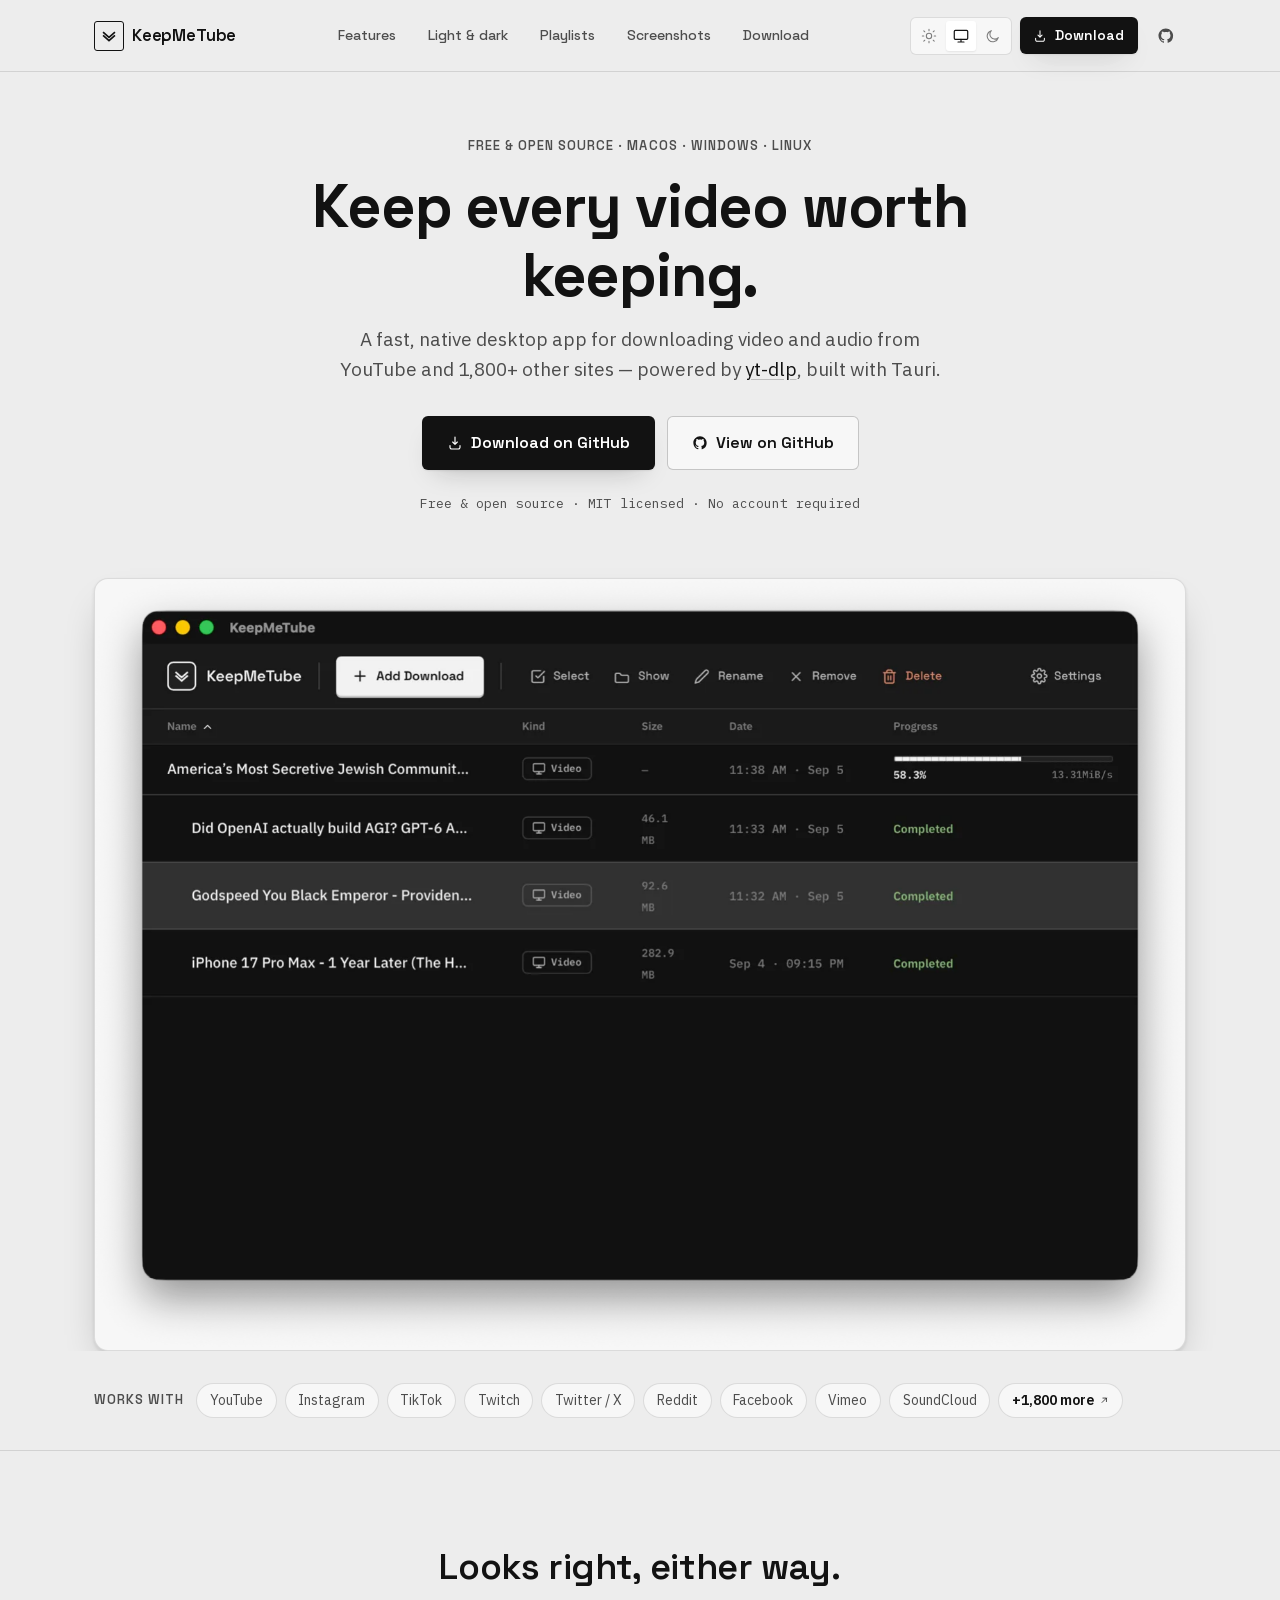
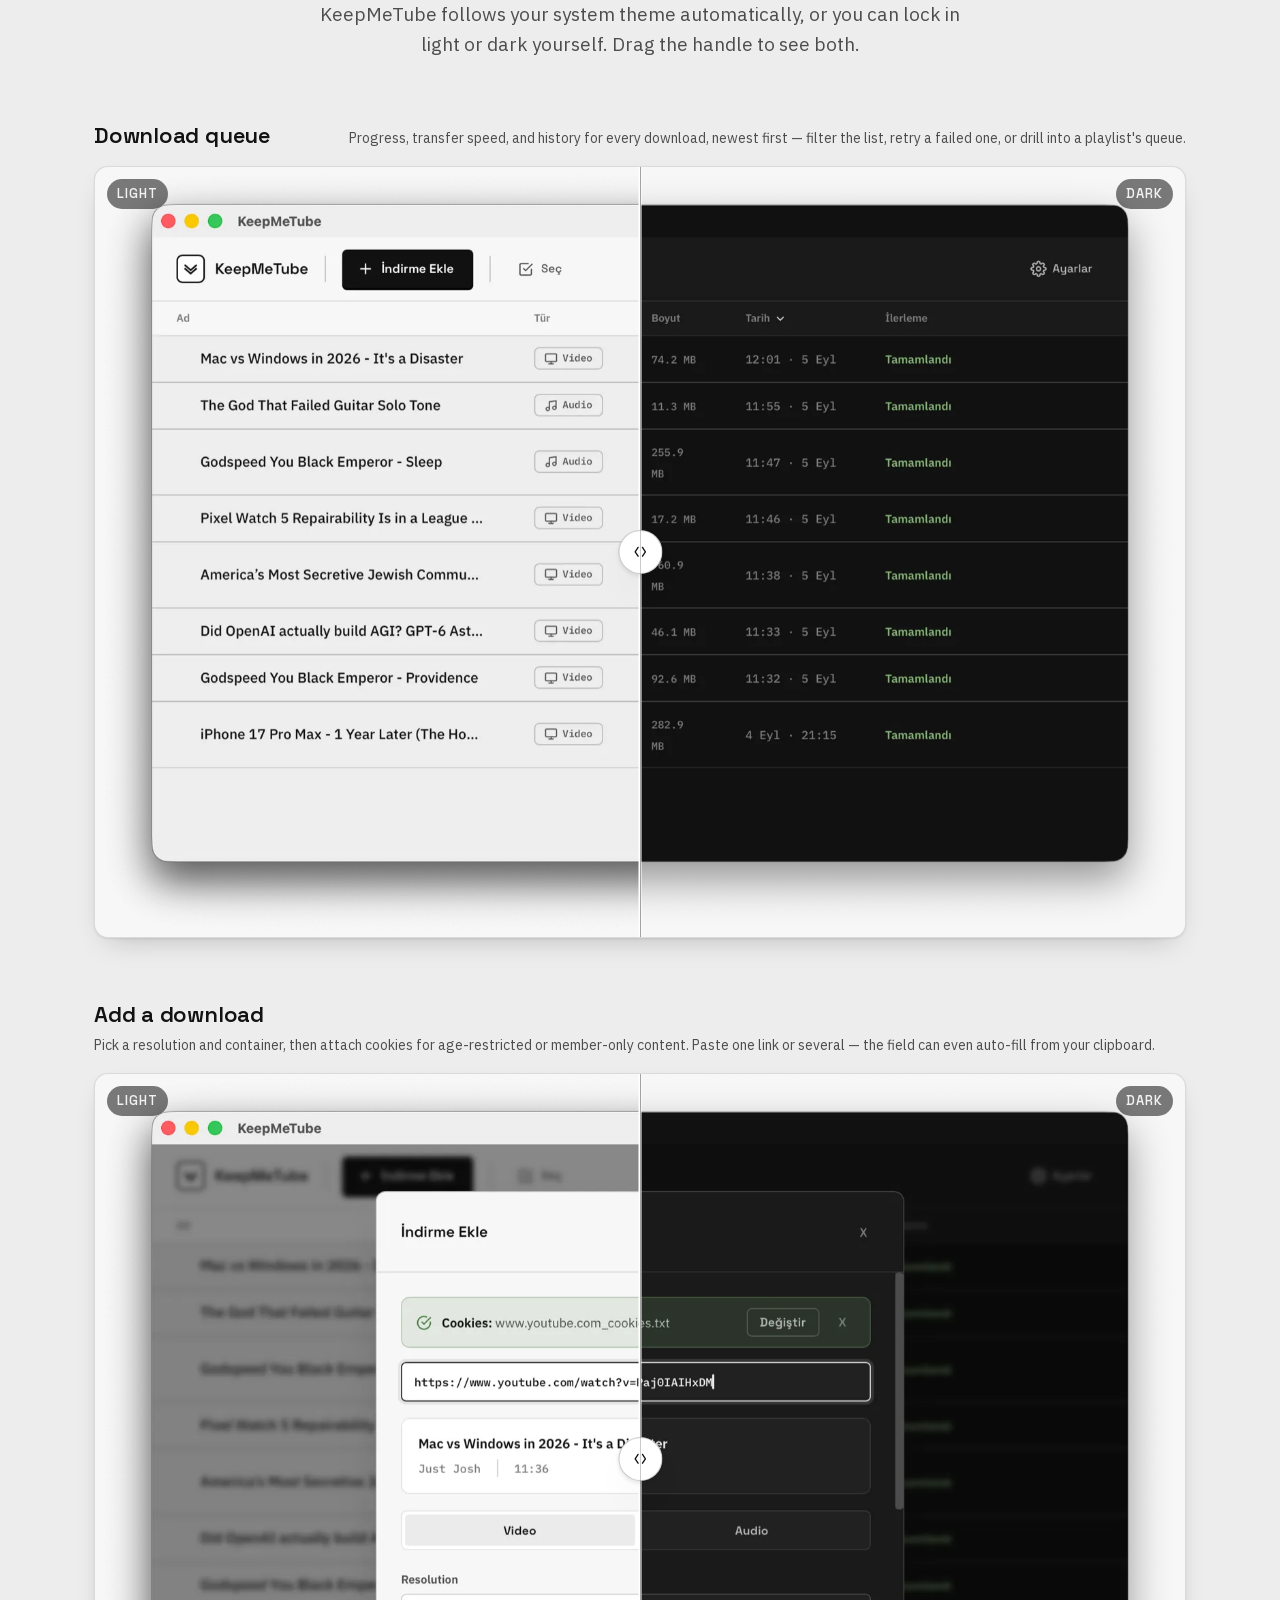
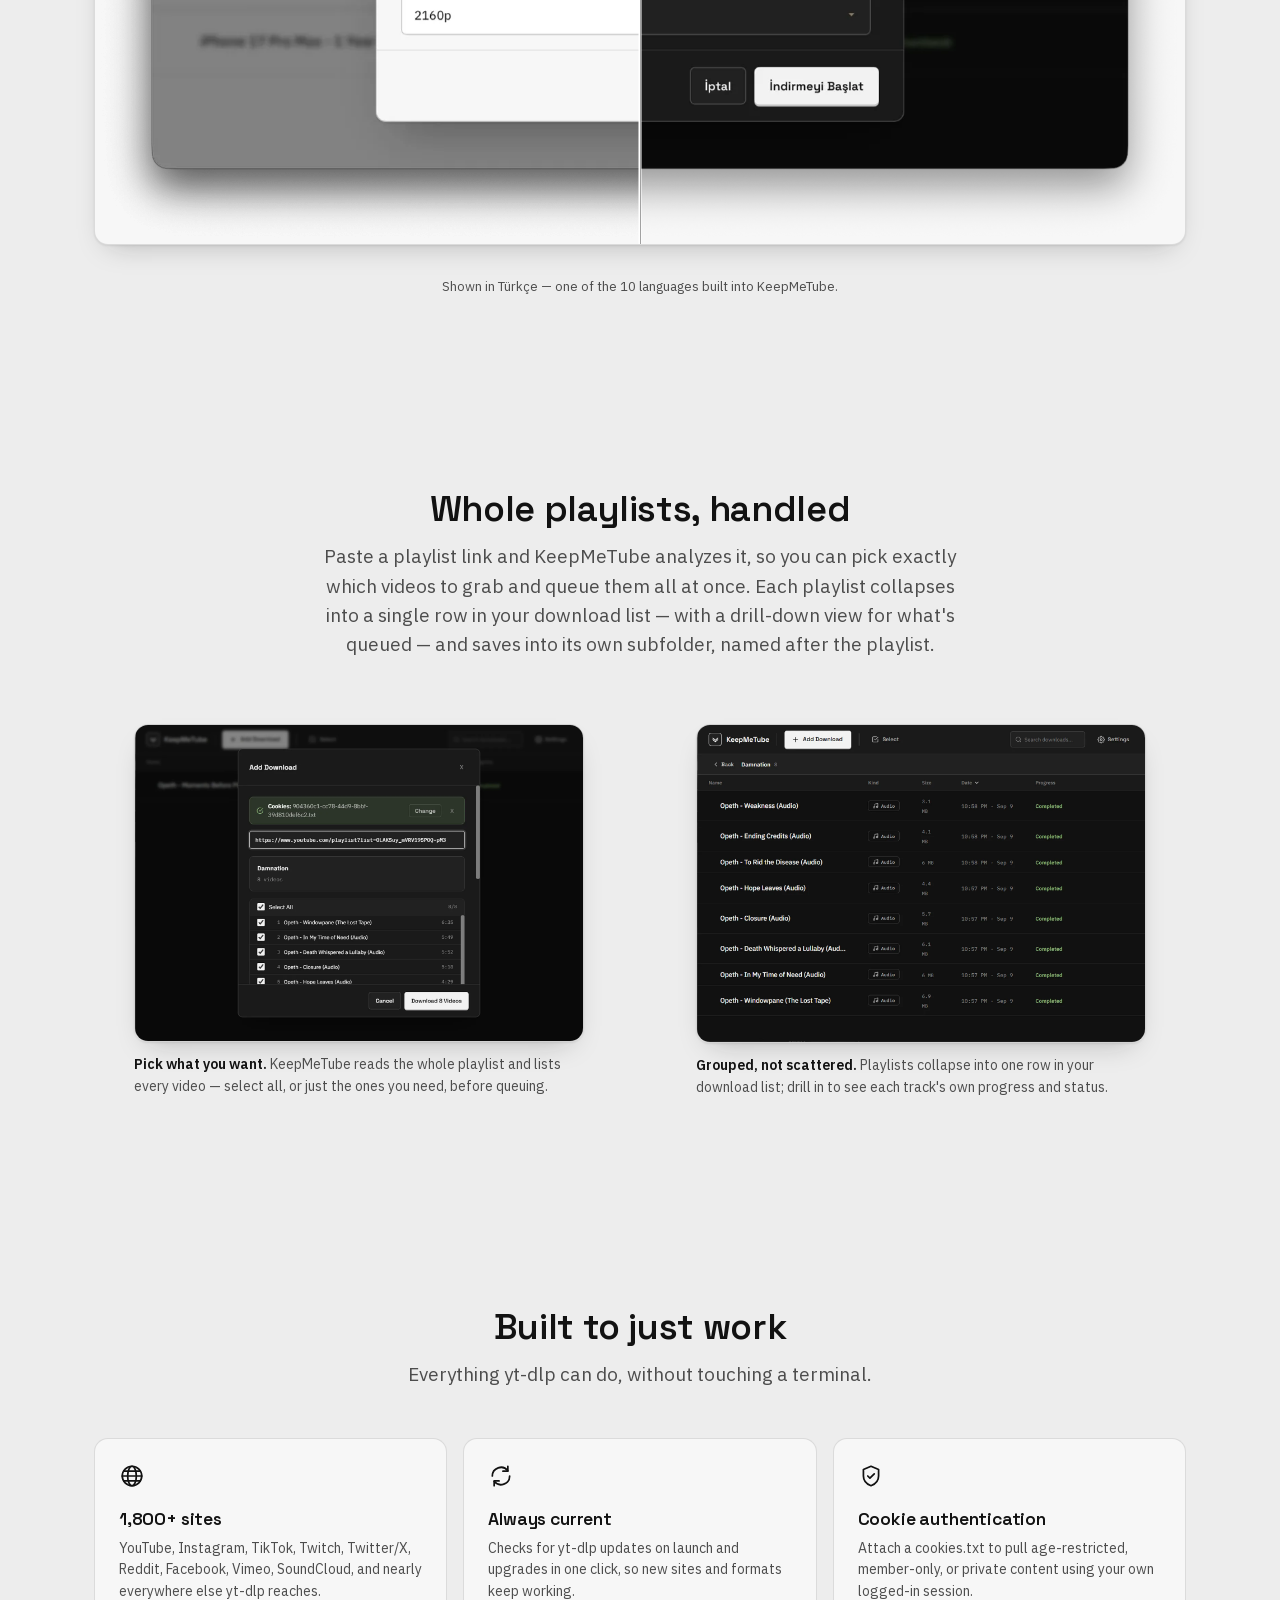
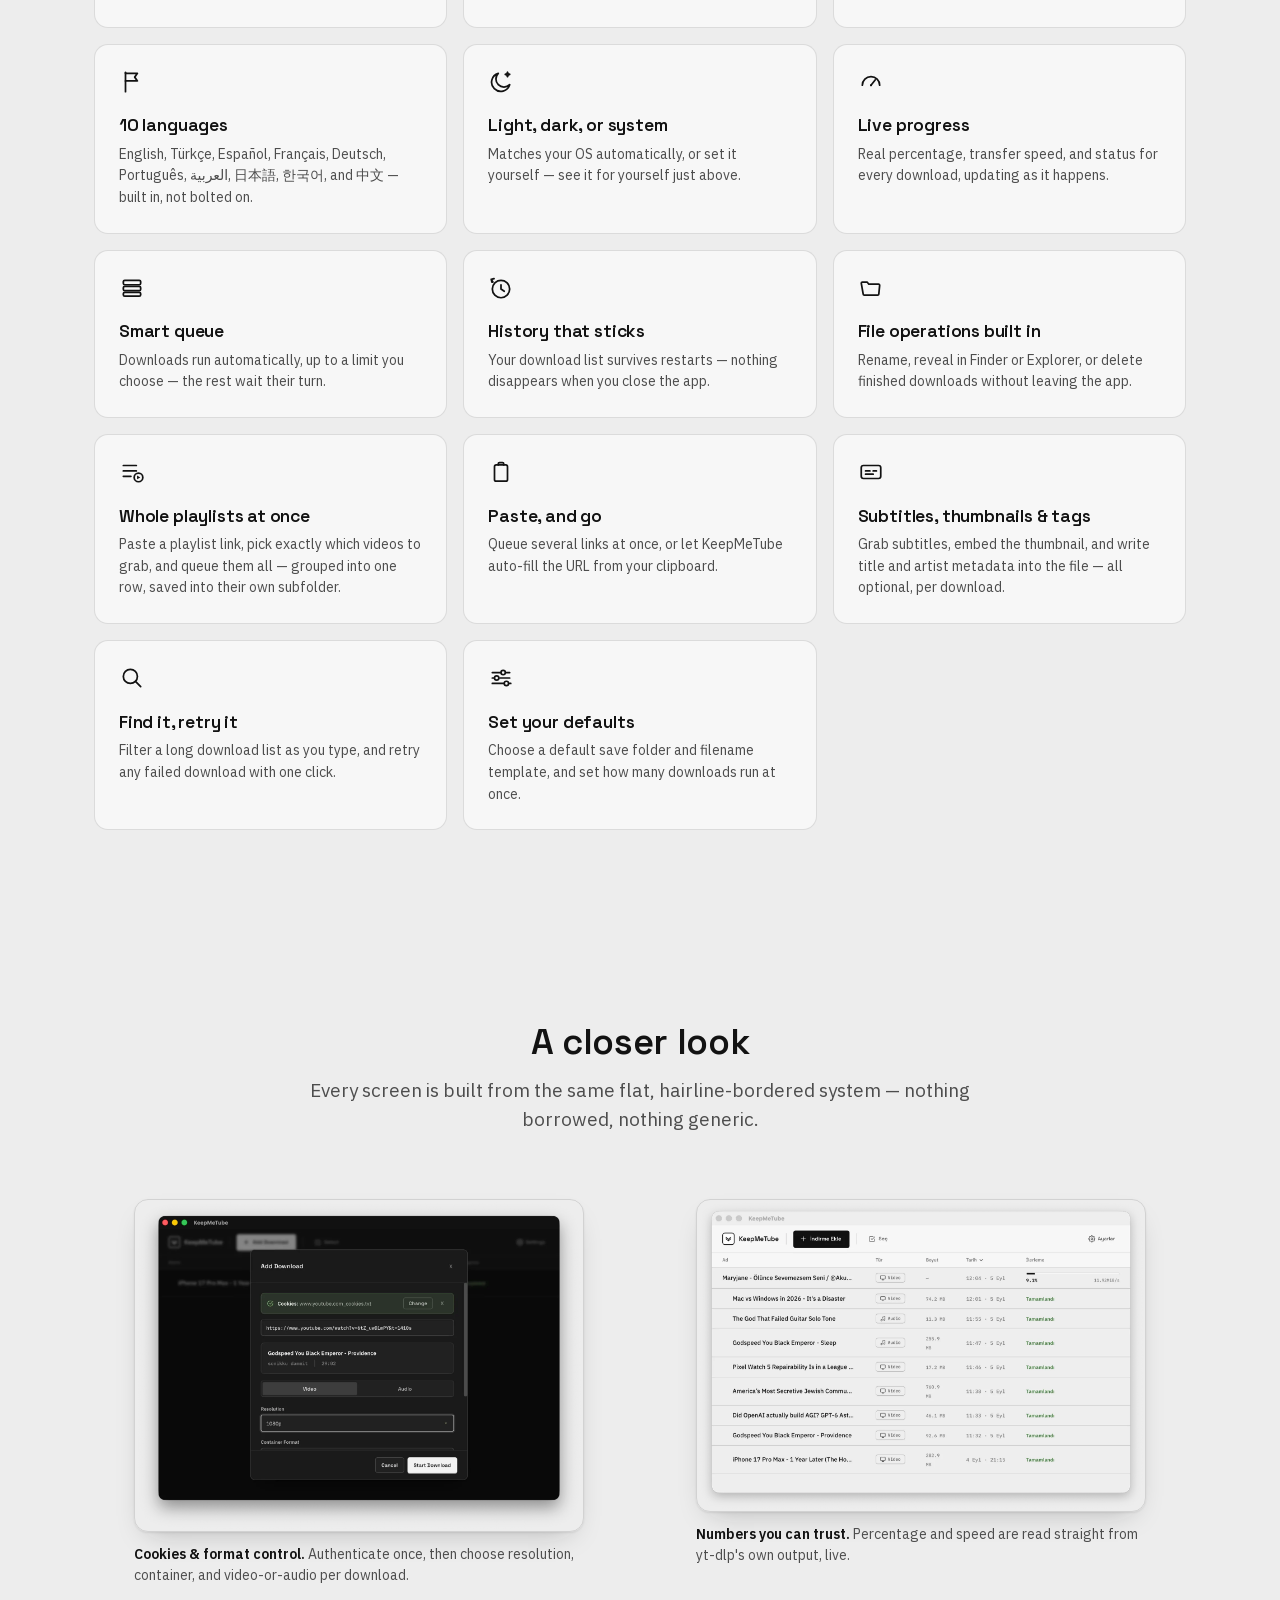
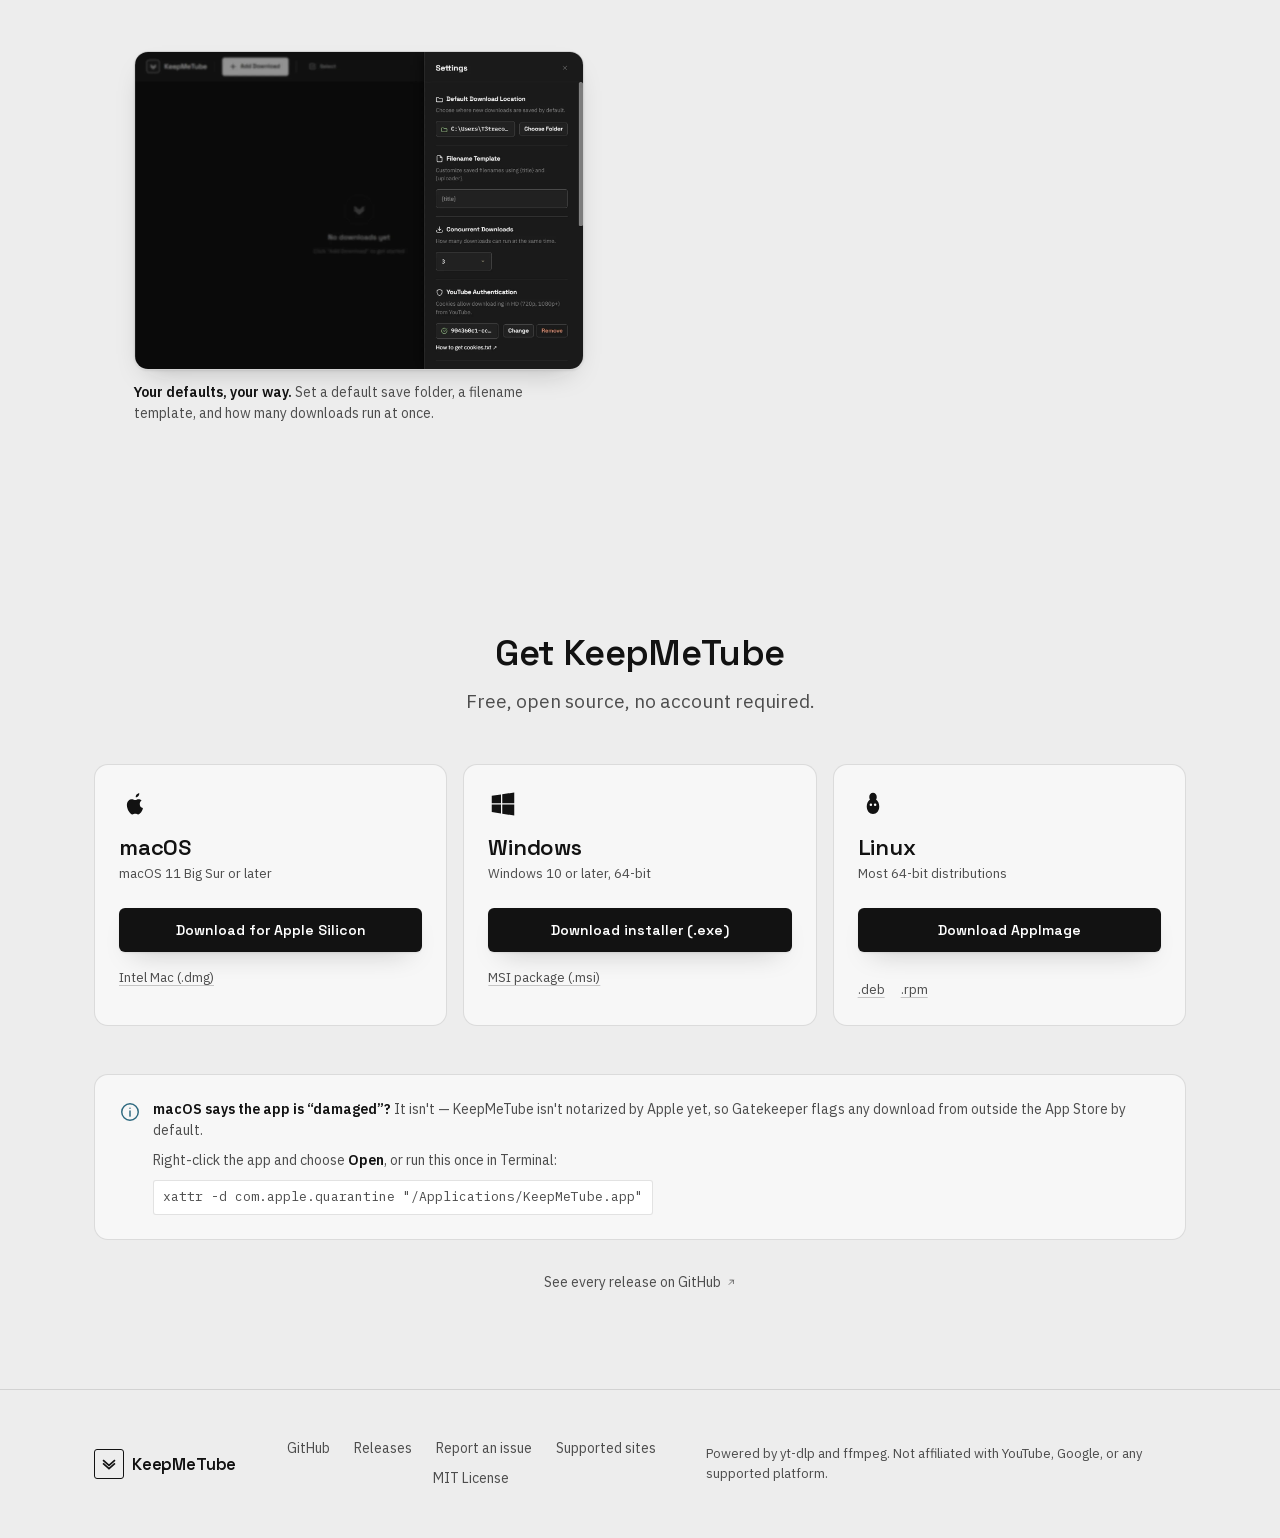
<file: index.html>
<!doctype html>
<html lang="en">
<head>
<meta charset="UTF-8">
<meta name="viewport" content="width=device-width, initial-scale=1">
<title>KeepMeTube — YouTube to MP3 &amp; MP4 Downloader</title>
<meta name="description" content="Download YouTube videos as MP4 or audio as MP3, plus 1,800+ other sites — free, open-source, and native on macOS, Windows, and Linux. Powered by yt-dlp.">
<meta name="theme-color" content="#ededed" id="theme-color-meta">
<link rel="canonical" href="https://keepmetube.t3tracon.com.tr/">
<link rel="alternate" hreflang="en" href="https://keepmetube.t3tracon.com.tr/">
<link rel="alternate" hreflang="tr" href="https://keepmetube.t3tracon.com.tr/tr/">
<link rel="alternate" hreflang="es" href="https://keepmetube.t3tracon.com.tr/es/">
<link rel="alternate" hreflang="fr" href="https://keepmetube.t3tracon.com.tr/fr/">
<link rel="alternate" hreflang="de" href="https://keepmetube.t3tracon.com.tr/de/">
<link rel="alternate" hreflang="pt" href="https://keepmetube.t3tracon.com.tr/pt/">
<link rel="alternate" hreflang="ar" href="https://keepmetube.t3tracon.com.tr/ar/">
<link rel="alternate" hreflang="ja" href="https://keepmetube.t3tracon.com.tr/ja/">
<link rel="alternate" hreflang="ko" href="https://keepmetube.t3tracon.com.tr/ko/">
<link rel="alternate" hreflang="zh" href="https://keepmetube.t3tracon.com.tr/zh/">
<link rel="alternate" hreflang="x-default" href="https://keepmetube.t3tracon.com.tr/">

<link rel="icon" href="/favicon.ico" sizes="48x48">
<link rel="icon" href="/favicon.svg" type="image/svg+xml">
<link rel="icon" href="/assets/favicon-32.png" sizes="32x32" type="image/png">
<link rel="apple-touch-icon" href="/assets/apple-touch-icon.png">

<meta property="og:title" content="KeepMeTube — YouTube to MP3 &amp; MP4 downloader">
<meta property="og:description" content="Download YouTube videos as MP4 or audio as MP3, plus 1,800+ other sites. Free, open-source, macOS/Windows/Linux.">
<meta property="og:type" content="website">
<meta property="og:url" content="https://keepmetube.t3tracon.com.tr/">
<meta property="og:locale" content="en_US">
<meta property="og:site_name" content="KeepMeTube">
<meta property="og:image" content="https://keepmetube.t3tracon.com.tr/assets/screenshots/list-dark-en.png">
<meta name="twitter:card" content="summary_large_image">
<meta name="twitter:title" content="KeepMeTube — YouTube to MP3 &amp; MP4 downloader">
<meta name="twitter:description" content="Download YouTube videos as MP4 or audio as MP3, plus 1,800+ other sites. Free and open-source.">
<meta name="twitter:image" content="https://keepmetube.t3tracon.com.tr/assets/screenshots/list-dark-en.png">

<script type="application/ld+json">
{
  "@context": "https://schema.org",
  "@type": "SoftwareApplication",
  "name": "KeepMeTube",
  "url": "https://keepmetube.t3tracon.com.tr/",
  "description": "A free, open-source desktop app for downloading YouTube video as MP4 or audio as MP3, plus 1,800+ other sites. Fast and native on macOS, Windows, and Linux — powered by yt-dlp.",
  "inLanguage": "en",
  "applicationCategory": "MultimediaApplication",
  "operatingSystem": "macOS, Windows, Linux",
  "offers": {
    "@type": "Offer",
    "price": "0",
    "priceCurrency": "USD"
  },
  "downloadUrl": "https://github.com/Tetracon05/KeepMeTube/releases/latest",
  "license": "https://github.com/Tetracon05/KeepMeTube/blob/main/LICENSE",
  "author": {
    "@type": "Person",
    "name": "Tetracon05",
    "url": "https://github.com/Tetracon05"
  }
}
</script>

<link rel="preload" href="/fonts/SpaceGrotesk-variable-latin.woff2" as="font" type="font/woff2" crossorigin>
<link rel="preload" href="/fonts/IBMPlexSans-variable-latin.woff2" as="font" type="font/woff2" crossorigin>
<link rel="stylesheet" href="/css/fonts.css">
<link rel="stylesheet" href="/css/style.css">
</head>
<body>

<svg aria-hidden="true" style="position:absolute; width:0; height:0; overflow:hidden;" xmlns="http://www.w3.org/2000/svg">
<defs>
<symbol id="icon-logo" viewBox="0 0 48 48" fill="none" stroke="currentColor" stroke-width="5" stroke-linecap="square" stroke-linejoin="miter">
  <path d="M8 14 L24 28 L40 14"/>
  <path d="M8 24 L24 38 L40 24"/>
</symbol>
<symbol id="icon-download" viewBox="0 0 24 24" fill="none" stroke="currentColor" stroke-width="1.75" stroke-linecap="round" stroke-linejoin="round">
  <path d="M12 3v11m0 0-3.5-3.5M12 14l3.5-3.5"/>
  <path d="M4.5 16v2.5A2.5 2.5 0 0 0 7 21h10a2.5 2.5 0 0 0 2.5-2.5V16"/>
</symbol>
<symbol id="icon-github" viewBox="0 0 24 24" fill="currentColor">
  <path fill-rule="evenodd" clip-rule="evenodd" d="M12 2C6.477 2 2 6.484 2 12.017c0 4.425 2.865 8.18 6.839 9.504.5.092.682-.217.682-.483 0-.237-.008-.868-.013-1.703-2.782.605-3.369-1.343-3.369-1.343-.454-1.158-1.11-1.466-1.11-1.466-.908-.62.069-.608.069-.608 1.003.07 1.531 1.032 1.531 1.032.892 1.53 2.341 1.088 2.91.833.092-.647.35-1.088.636-1.339-2.221-.253-4.555-1.113-4.555-4.951 0-1.093.39-1.988 1.029-2.688-.103-.253-.446-1.272.098-2.65 0 0 .84-.27 2.75 1.026A9.564 9.564 0 0 1 12 6.844c.85.004 1.705.115 2.504.337 1.909-1.296 2.747-1.027 2.747-1.027.546 1.379.202 2.398.1 2.651.64.7 1.028 1.595 1.028 2.688 0 3.848-2.339 4.695-4.566 4.943.359.309.678.919.678 1.852 0 1.336-.012 2.415-.012 2.743 0 .268.18.58.688.482A10.02 10.02 0 0 0 22 12.017C22 6.484 17.522 2 12 2Z"/>
</symbol>
<symbol id="icon-globe" viewBox="0 0 24 24" fill="none" stroke="currentColor" stroke-width="1.6" stroke-linecap="round">
  <circle cx="12" cy="12" r="9"/>
  <ellipse cx="12" cy="12" rx="4" ry="9"/>
  <path d="M3 12h18M4.5 7.5h15M4.5 16.5h15"/>
</symbol>
<symbol id="icon-refresh" viewBox="0 0 24 24" fill="none" stroke="currentColor" stroke-width="1.6" stroke-linecap="round" stroke-linejoin="round">
  <path d="M4 12a8 8 0 0 1 14.3-4.9"/>
  <path d="M20 12a8 8 0 0 1-14.3 4.9"/>
  <path d="M18.3 3v4.5h-4.5"/>
  <path d="M5.7 21v-4.5h4.5"/>
</symbol>
<symbol id="icon-shield" viewBox="0 0 24 24" fill="none" stroke="currentColor" stroke-width="1.6" stroke-linejoin="round" stroke-linecap="round">
  <path d="M12 3l7 3v6c0 4.5-3 7.5-7 9-4-1.5-7-4.5-7-9V6l7-3Z"/>
  <path d="M9 12l2 2 4-4"/>
</symbol>
<symbol id="icon-flag" viewBox="0 0 24 24" fill="none" stroke="currentColor" stroke-width="1.6" stroke-linecap="round" stroke-linejoin="round">
  <path d="M6 3v18"/>
  <path d="M6 4h11l-2.5 3.5L17 11H6"/>
</symbol>
<symbol id="icon-moon-stars" viewBox="0 0 24 24" fill="none" stroke="currentColor" stroke-width="1.6" stroke-linejoin="round" stroke-linecap="round">
  <path d="M20 14.5A8.5 8.5 0 1 1 9.5 4a6.5 6.5 0 0 0 10.5 10.5Z"/>
  <path d="M18 3l.6 1.4L20 5l-1.4.6L18 7l-.6-1.4L16 5l1.4-.6L18 3Z"/>
</symbol>
<symbol id="icon-gauge" viewBox="0 0 24 24" fill="none" stroke="currentColor" stroke-width="1.6" stroke-linecap="round" stroke-linejoin="round">
  <path d="M4 15a8 8 0 1 1 16 0"/>
  <path d="M12 15l4-5"/>
  <circle cx="12" cy="15" r="1" fill="currentColor" stroke="none"/>
</symbol>
<symbol id="icon-stack" viewBox="0 0 24 24" fill="none" stroke="currentColor" stroke-width="1.6" stroke-linejoin="round">
  <rect x="4" y="5" width="16" height="4" rx="1.3"/>
  <rect x="4" y="10.5" width="16" height="4" rx="1.3"/>
  <rect x="4" y="16" width="16" height="3.5" rx="1.3"/>
</symbol>
<symbol id="icon-history" viewBox="0 0 24 24" fill="none" stroke="currentColor" stroke-width="1.6" stroke-linecap="round" stroke-linejoin="round">
  <circle cx="12" cy="13" r="8"/>
  <path d="M12 9v4l3 2"/>
  <path d="M4.5 6.5 3 4m0 0 2.6-.6M3 4l.6 2.6"/>
</symbol>
<symbol id="icon-folder" viewBox="0 0 24 24" fill="none" stroke="currentColor" stroke-width="1.6" stroke-linejoin="round" stroke-linecap="round">
  <path d="M3 7.5a1 1 0 0 1 1-1h4.4l1.6 2H19a1 1 0 0 1 1 1.1l-.8 8.1a1 1 0 0 1-1 .9H5.8a1 1 0 0 1-1-.9L3 7.5Z"/>
</symbol>
<symbol id="icon-sun" viewBox="0 0 24 24" fill="none" stroke="currentColor" stroke-width="1.6" stroke-linecap="round">
  <circle cx="12" cy="12" r="4"/>
  <path d="M12 2v2.2M12 19.8V22M4.2 4.2l1.5 1.5M18.3 18.3l1.5 1.5M2 12h2.2M19.8 12H22M4.2 19.8l1.5-1.5M18.3 5.7l1.5-1.5"/>
</symbol>
<symbol id="icon-monitor" viewBox="0 0 24 24" fill="none" stroke="currentColor" stroke-width="1.6" stroke-linecap="round" stroke-linejoin="round">
  <rect x="3" y="4.5" width="18" height="12" rx="1.4"/>
  <path d="M8 20h8M12 16.5V20"/>
</symbol>
<symbol id="icon-moon" viewBox="0 0 24 24" fill="none" stroke="currentColor" stroke-width="1.6" stroke-linejoin="round">
  <path d="M20 14.5A8.5 8.5 0 1 1 9.5 4a6.5 6.5 0 0 0 10.5 10.5Z"/>
</symbol>
<symbol id="icon-menu" viewBox="0 0 24 24" fill="none" stroke="currentColor" stroke-width="1.6" stroke-linecap="round">
  <path d="M4 7h16M4 12h16M4 17h16"/>
</symbol>
<symbol id="icon-close" viewBox="0 0 24 24" fill="none" stroke="currentColor" stroke-width="1.6" stroke-linecap="round">
  <path d="M6 6l12 12M18 6 6 18"/>
</symbol>
<symbol id="icon-info" viewBox="0 0 24 24" fill="none" stroke="currentColor" stroke-width="1.6" stroke-linecap="round">
  <circle cx="12" cy="12" r="9"/>
  <path d="M12 11v5.5M12 7.8v.01"/>
</symbol>
<symbol id="icon-apple" viewBox="0 0 24 24" fill="currentColor">
  <path d="M15.6 8.1c-1 0-1.9.6-2.6.6-.7 0-1.7-.6-2.7-.6-1.9 0-4 1.6-4 4.7 0 3.5 2.6 7.5 4.4 7.5.8 0 1.2-.5 2.3-.5s1.4.5 2.3.5c1.5 0 3.8-3.1 3.8-5.1-1.6-.4-2.5-1.7-2.5-3.3 0-1.3.8-2.4 1.5-2.8-.7-.7-1.6-1-2.5-1Z"/>
  <path d="M14.1 4.4c.5-.6 1.4-1.1 2.1-1.1.1.9-.2 1.7-.7 2.3-.5.6-1.4 1.1-2.1 1-.1-.8.2-1.6.7-2.2Z"/>
</symbol>
<symbol id="icon-windows" viewBox="0 0 24 24" fill="currentColor">
  <path d="M3 5.4 10.4 4.3V11.3H3zM11.4 4.2 21 2.8V11.3H11.4zM3 12.3H10.4V19.5L3 18.4zM11.4 12.3H21V21.2L11.4 19.8Z"/>
</symbol>
<symbol id="icon-linux" viewBox="0 0 24 24" fill="currentColor">
  <path d="M12 3c-1.7 0-3 1.5-3 3.3 0 .8.2 1.5.6 2.1C8.1 9.4 7 11.5 7 14c0 3.6 2.2 6 5 6s5-2.4 5-6c0-2.5-1.1-4.6-2.6-5.6.4-.6.6-1.3.6-2.1C15 4.5 13.7 3 12 3Z"/>
  <circle cx="10.3" cy="12.6" r="1" fill="var(--bg-2)"/>
  <circle cx="13.7" cy="12.6" r="1" fill="var(--bg-2)"/>
</symbol>
<symbol id="icon-external" viewBox="0 0 24 24" fill="none" stroke="currentColor" stroke-width="1.7" stroke-linecap="round" stroke-linejoin="round">
  <path d="M7 17 17 7"/>
  <path d="M9 7h8v8"/>
</symbol>
<symbol id="icon-arrow-right" viewBox="0 0 24 24" fill="none" stroke="currentColor" stroke-width="1.7" stroke-linecap="round" stroke-linejoin="round">
  <path d="M4 12h16M13 6l6 6-6 6"/>
</symbol>
<symbol id="icon-drag" viewBox="0 0 24 24" fill="none" stroke="currentColor" stroke-width="1.8" stroke-linecap="round" stroke-linejoin="round">
  <path d="M9 6 5 12l4 6M15 6l4 6-4 6"/>
</symbol>
<symbol id="icon-playlist" viewBox="0 0 24 24" fill="none" stroke="currentColor" stroke-width="1.6" stroke-linecap="round" stroke-linejoin="round">
  <path d="M4 6h12M4 11h12M4 16h7"/>
  <circle cx="18" cy="17" r="4"/>
  <path d="M16.7 15.3v3.4l3-1.7-3-1.7Z" fill="currentColor" stroke="none"/>
</symbol>
<symbol id="icon-clipboard" viewBox="0 0 24 24" fill="none" stroke="currentColor" stroke-width="1.6" stroke-linecap="round" stroke-linejoin="round">
  <rect x="6" y="5.5" width="12" height="15" rx="1.6"/>
  <path d="M9.5 5.5V4.3a1 1 0 0 1 1-1h3a1 1 0 0 1 1 1V5.5"/>
</symbol>
<symbol id="icon-captions" viewBox="0 0 24 24" fill="none" stroke="currentColor" stroke-width="1.6" stroke-linecap="round" stroke-linejoin="round">
  <rect x="3" y="6" width="18" height="12" rx="2"/>
  <path d="M7 11h4M7 14h7M14 11h3"/>
</symbol>
<symbol id="icon-search" viewBox="0 0 24 24" fill="none" stroke="currentColor" stroke-width="1.6" stroke-linecap="round" stroke-linejoin="round">
  <circle cx="10.5" cy="10.5" r="6.5"/>
  <path d="M20 20l-4.8-4.8"/>
</symbol>
<symbol id="icon-sliders" viewBox="0 0 24 24" fill="none" stroke="currentColor" stroke-width="1.6" stroke-linecap="round" stroke-linejoin="round">
  <path d="M4 7h10M17 7h3M4 12h4M11 12h9M4 17h13M20 17h1"/>
  <circle cx="14" cy="7" r="2" fill="var(--bg-1)"/>
  <circle cx="8" cy="12" r="2" fill="var(--bg-1)"/>
  <circle cx="17" cy="17" r="2" fill="var(--bg-1)"/>
</symbol>
</defs>
</svg>

<a class="skip-link" href="#main">Skip to content</a>

<header class="site-header">
  <div class="wrap site-header__inner">
    <a href="#top" class="brand">
      <span class="logo-mark" aria-hidden="true"><svg class="icon"><use href="#icon-logo"></use></svg></span>
      <span class="brand-wordmark">KeepMeTube</span>
    </a>

    <nav class="site-nav" aria-label="Primary">
      <a href="#features">Features</a>
      <a href="#compare">Light &amp; dark</a>
      <a href="#playlists">Playlists</a>
      <a href="#screenshots">Screenshots</a>
      <a href="#download">Download</a>
    </nav>

    <div class="header-actions">
      <div class="theme-switch header-theme-switch" role="radiogroup" aria-label="Theme" data-theme-switch>
        <button type="button" role="radio" data-theme-choice="light" aria-label="Light theme" aria-checked="false"><svg class="icon" aria-hidden="true"><use href="#icon-sun"></use></svg></button>
        <button type="button" role="radio" data-theme-choice="system" aria-label="Match system theme" aria-checked="false"><svg class="icon" aria-hidden="true"><use href="#icon-monitor"></use></svg></button>
        <button type="button" role="radio" data-theme-choice="dark" aria-label="Dark theme" aria-checked="false"><svg class="icon" aria-hidden="true"><use href="#icon-moon"></use></svg></button>
      </div>

      <a href="https://github.com/Tetracon05/KeepMeTube/releases/latest" class="btn btn--primary btn--sm nav-download" data-download-cta>
        <svg class="icon" aria-hidden="true"><use href="#icon-download"></use></svg>
        <span>Download</span>
      </a>

      <a href="https://github.com/Tetracon05/KeepMeTube" class="icon-btn nav-github" aria-label="View source on GitHub">
        <svg class="icon" aria-hidden="true"><use href="#icon-github"></use></svg>
      </a>

      <button type="button" class="icon-btn menu-toggle" data-menu-toggle aria-expanded="false" aria-controls="mobile-nav" aria-label="Open menu">
        <svg class="icon" aria-hidden="true"><use href="#icon-menu"></use></svg>
      </button>
    </div>
  </div>
</header>

<div class="mobile-nav" id="mobile-nav" data-mobile-nav hidden>
  <a href="#features">Features</a>
  <a href="#compare">Light &amp; dark</a>
  <a href="#playlists">Playlists</a>
  <a href="#screenshots">Screenshots</a>
  <a href="#download">Download</a>
  <a href="https://github.com/Tetracon05/KeepMeTube">GitHub</a>
  <div class="theme-switch mobile-nav__theme-switch" role="radiogroup" aria-label="Theme" data-theme-switch>
    <button type="button" role="radio" data-theme-choice="light" aria-label="Light theme" aria-checked="false"><svg class="icon" aria-hidden="true"><use href="#icon-sun"></use></svg></button>
    <button type="button" role="radio" data-theme-choice="system" aria-label="Match system theme" aria-checked="false"><svg class="icon" aria-hidden="true"><use href="#icon-monitor"></use></svg></button>
    <button type="button" role="radio" data-theme-choice="dark" aria-label="Dark theme" aria-checked="false"><svg class="icon" aria-hidden="true"><use href="#icon-moon"></use></svg></button>
  </div>
</div>

<main id="main">

  <section class="hero" id="top">
    <div class="wrap hero__inner">
      <p class="eyebrow">Free &amp; open source · macOS · Windows · Linux</p>
      <h1>Keep every video worth keeping.</h1>
      <p class="hero__lead">A fast, native desktop app for downloading video and audio from YouTube and 1,800+ other sites — powered by <a href="https://github.com/yt-dlp/yt-dlp">yt-dlp</a>, built with Tauri.</p>
      <div class="hero__ctas">
        <a href="https://github.com/Tetracon05/KeepMeTube/releases/latest" class="btn btn--primary btn--lg" data-download-cta>
          <svg class="icon" aria-hidden="true"><use href="#icon-download"></use></svg>
          <span data-download-label>Download for Mac</span>
        </a>
        <a href="https://github.com/Tetracon05/KeepMeTube" class="btn btn--ghost btn--lg">
          <svg class="icon" aria-hidden="true"><use href="#icon-github"></use></svg>
          View on GitHub
        </a>
      </div>
      <p class="hero__meta"><span data-version-badge>Free &amp; open source</span> · MIT licensed · No account required</p>
    </div>

    <div class="hero__shot wrap">
      <figure class="shot-frame reveal">
        <picture>
          <source srcset="/assets/screenshots/list-dark-en.webp" type="image/webp">
          <img src="/assets/screenshots/list-dark-en.png" alt="KeepMeTube download manager showing a list of completed and in-progress downloads with size, date, and progress columns" width="1600" height="1131" loading="eager">
        </picture>
      </figure>
    </div>
  </section>

  <section class="platform-strip" aria-label="Supported platforms">
    <div class="wrap platform-strip__inner reveal">
      <p class="platform-strip__label">Works with</p>
      <ul class="platform-pills">
        <li>YouTube</li>
        <li>Instagram</li>
        <li>TikTok</li>
        <li>Twitch</li>
        <li>Twitter&nbsp;/&nbsp;X</li>
        <li>Reddit</li>
        <li>Facebook</li>
        <li>Vimeo</li>
        <li>SoundCloud</li>
        <li><a href="https://github.com/yt-dlp/yt-dlp/blob/master/supportedsites.md">+1,800 more<svg class="icon icon--xs" aria-hidden="true"><use href="#icon-external"></use></svg></a></li>
      </ul>
    </div>
  </section>

  <section class="compare-section" id="compare">
    <div class="wrap">
      <h2>Looks right, either way.</h2>
      <p class="section-lead">KeepMeTube follows your system theme automatically, or you can lock in light or dark yourself. Drag the handle to see both.</p>

      <div class="compare-block reveal">
        <div class="compare-block__head">
          <h3>Download queue</h3>
          <p>Progress, transfer speed, and history for every download, newest first — filter the list, retry a failed one, or drill into a playlist's queue.</p>
        </div>
        <div class="compare" data-compare>
          <div class="compare__frame" data-compare-frame style="aspect-ratio: 1600 / 1131;">
            <picture>
              <source srcset="/assets/screenshots/queue-dark.webp" type="image/webp">
              <img class="compare__img" src="/assets/screenshots/queue-dark.png" alt="KeepMeTube download queue in dark mode" width="1600" height="1131" loading="lazy">
            </picture>
            <picture>
              <source srcset="/assets/screenshots/queue-light.webp" type="image/webp">
              <img class="compare__img compare__img--top" src="/assets/screenshots/queue-light.png" alt="The same download queue in light mode" width="1600" height="1131" loading="lazy">
            </picture>
            <span class="compare__tag compare__tag--left" aria-hidden="true">Light</span>
            <span class="compare__tag compare__tag--right" aria-hidden="true">Dark</span>
            <div class="compare__handle" data-compare-handle role="slider" tabindex="0"
                 aria-label="Drag to compare light and dark mode for the download queue"
                 aria-valuemin="0" aria-valuemax="100" aria-valuenow="50" aria-orientation="horizontal">
              <span class="compare__grip"><svg class="icon" aria-hidden="true"><use href="#icon-drag"></use></svg></span>
            </div>
          </div>
        </div>
      </div>

      <div class="compare-block reveal">
        <div class="compare-block__head">
          <h3>Add a download</h3>
          <p>Pick a resolution and container, then attach cookies for age-restricted or member-only content. Paste one link or several — the field can even auto-fill from your clipboard.</p>
        </div>
        <div class="compare" data-compare>
          <div class="compare__frame" data-compare-frame style="aspect-ratio: 1600 / 1131;">
            <picture>
              <source srcset="/assets/screenshots/modal-dark.webp" type="image/webp">
              <img class="compare__img" src="/assets/screenshots/modal-dark.png" alt="KeepMeTube add-download dialog in dark mode, with cookie authentication and resolution controls" width="1600" height="1131" loading="lazy">
            </picture>
            <picture>
              <source srcset="/assets/screenshots/modal-light.webp" type="image/webp">
              <img class="compare__img compare__img--top" src="/assets/screenshots/modal-light.png" alt="The same add-download dialog in light mode" width="1600" height="1131" loading="lazy">
            </picture>
            <span class="compare__tag compare__tag--left" aria-hidden="true">Light</span>
            <span class="compare__tag compare__tag--right" aria-hidden="true">Dark</span>
            <div class="compare__handle" data-compare-handle role="slider" tabindex="0"
                 aria-label="Drag to compare light and dark mode for the add-download dialog"
                 aria-valuemin="0" aria-valuemax="100" aria-valuenow="50" aria-orientation="horizontal">
              <span class="compare__grip"><svg class="icon" aria-hidden="true"><use href="#icon-drag"></use></svg></span>
            </div>
          </div>
        </div>
      </div>

      <p class="compare-note">Shown in Türkçe — one of the 10 languages built into KeepMeTube.</p>
    </div>
  </section>

  <section class="showcase" id="playlists">
    <div class="wrap">
      <h2>Whole playlists, handled</h2>
      <p class="section-lead">Paste a playlist link and KeepMeTube analyzes it, so you can pick exactly which videos to grab and queue them all at once. Each playlist collapses into a single row in your download list — with a drill-down view for what's queued — and saves into its own subfolder, named after the playlist.</p>

      <div class="showcase-grid">
        <figure class="showcase-item reveal">
          <picture>
            <source srcset="/assets/screenshots/playlist-picker-dark.webp" type="image/webp">
            <img src="/assets/screenshots/playlist-picker-dark.png" alt="Add Download dialog showing an analyzed YouTube playlist named Damnation with 8 videos listed and all selected for download" width="1600" height="1131" loading="lazy">
          </picture>
          <figcaption><strong>Pick what you want.</strong> KeepMeTube reads the whole playlist and lists every video — select all, or just the ones you need, before queuing.</figcaption>
        </figure>
        <figure class="showcase-item reveal">
          <picture>
            <source srcset="/assets/screenshots/playlist-list-dark.webp" type="image/webp">
            <img src="/assets/screenshots/playlist-list-dark.png" alt="Download list drilled into the Damnation playlist, showing all 8 tracks completed with individual file size and progress" width="1600" height="1134" loading="lazy">
          </picture>
          <figcaption><strong>Grouped, not scattered.</strong> Playlists collapse into one row in your download list; drill in to see each track's own progress and status.</figcaption>
        </figure>
      </div>
    </div>
  </section>

  <section class="features" id="features">
    <div class="wrap">
      <h2>Built to just work</h2>
      <p class="section-lead">Everything yt-dlp can do, without touching a terminal.</p>

      <ul class="feature-grid">
        <li class="feature-card reveal">
          <svg class="icon icon--feature" aria-hidden="true"><use href="#icon-globe"></use></svg>
          <h3>1,800+ sites</h3>
          <p>YouTube, Instagram, TikTok, Twitch, Twitter/X, Reddit, Facebook, Vimeo, SoundCloud, and nearly everywhere else yt-dlp reaches.</p>
        </li>
        <li class="feature-card reveal">
          <svg class="icon icon--feature" aria-hidden="true"><use href="#icon-refresh"></use></svg>
          <h3>Always current</h3>
          <p>Checks for yt-dlp updates on launch and upgrades in one click, so new sites and formats keep working.</p>
        </li>
        <li class="feature-card reveal">
          <svg class="icon icon--feature" aria-hidden="true"><use href="#icon-shield"></use></svg>
          <h3>Cookie authentication</h3>
          <p>Attach a cookies.txt to pull age-restricted, member-only, or private content using your own logged-in session.</p>
        </li>
        <li class="feature-card reveal">
          <svg class="icon icon--feature" aria-hidden="true"><use href="#icon-flag"></use></svg>
          <h3>10 languages</h3>
          <p>English, Türkçe, Español, Français, Deutsch, Português, العربية, 日本語, 한국어, and 中文 — built in, not bolted on.</p>
        </li>
        <li class="feature-card reveal">
          <svg class="icon icon--feature" aria-hidden="true"><use href="#icon-moon-stars"></use></svg>
          <h3>Light, dark, or system</h3>
          <p>Matches your OS automatically, or set it yourself — see it for yourself just above.</p>
        </li>
        <li class="feature-card reveal">
          <svg class="icon icon--feature" aria-hidden="true"><use href="#icon-gauge"></use></svg>
          <h3>Live progress</h3>
          <p>Real percentage, transfer speed, and status for every download, updating as it happens.</p>
        </li>
        <li class="feature-card reveal">
          <svg class="icon icon--feature" aria-hidden="true"><use href="#icon-stack"></use></svg>
          <h3>Smart queue</h3>
          <p>Downloads run automatically, up to a limit you choose — the rest wait their turn.</p>
        </li>
        <li class="feature-card reveal">
          <svg class="icon icon--feature" aria-hidden="true"><use href="#icon-history"></use></svg>
          <h3>History that sticks</h3>
          <p>Your download list survives restarts — nothing disappears when you close the app.</p>
        </li>
        <li class="feature-card reveal">
          <svg class="icon icon--feature" aria-hidden="true"><use href="#icon-folder"></use></svg>
          <h3>File operations built in</h3>
          <p>Rename, reveal in Finder or Explorer, or delete finished downloads without leaving the app.</p>
        </li>
        <li class="feature-card reveal">
          <svg class="icon icon--feature" aria-hidden="true"><use href="#icon-playlist"></use></svg>
          <h3>Whole playlists at once</h3>
          <p>Paste a playlist link, pick exactly which videos to grab, and queue them all — grouped into one row, saved into their own subfolder.</p>
        </li>
        <li class="feature-card reveal">
          <svg class="icon icon--feature" aria-hidden="true"><use href="#icon-clipboard"></use></svg>
          <h3>Paste, and go</h3>
          <p>Queue several links at once, or let KeepMeTube auto-fill the URL from your clipboard.</p>
        </li>
        <li class="feature-card reveal">
          <svg class="icon icon--feature" aria-hidden="true"><use href="#icon-captions"></use></svg>
          <h3>Subtitles, thumbnails &amp; tags</h3>
          <p>Grab subtitles, embed the thumbnail, and write title and artist metadata into the file — all optional, per download.</p>
        </li>
        <li class="feature-card reveal">
          <svg class="icon icon--feature" aria-hidden="true"><use href="#icon-search"></use></svg>
          <h3>Find it, retry it</h3>
          <p>Filter a long download list as you type, and retry any failed download with one click.</p>
        </li>
        <li class="feature-card reveal">
          <svg class="icon icon--feature" aria-hidden="true"><use href="#icon-sliders"></use></svg>
          <h3>Set your defaults</h3>
          <p>Choose a default save folder and filename template, and set how many downloads run at once.</p>
        </li>
      </ul>
    </div>
  </section>

  <section class="showcase" id="screenshots">
    <div class="wrap">
      <h2>A closer look</h2>
      <p class="section-lead">Every screen is built from the same flat, hairline-bordered system — nothing borrowed, nothing generic.</p>

      <div class="showcase-grid">
        <figure class="showcase-item reveal">
          <picture>
            <source srcset="/assets/screenshots/modal-dark-en.webp" type="image/webp">
            <img src="/assets/screenshots/modal-dark-en.png" alt="Add Download dialog in English and dark mode, showing a connected cookies.txt file and a 1080p resolution selector" width="1600" height="1183" loading="lazy">
          </picture>
          <figcaption><strong>Cookies &amp; format control.</strong> Authenticate once, then choose resolution, container, and video-or-audio per download.</figcaption>
        </figure>
        <figure class="showcase-item reveal">
          <picture>
            <source srcset="/assets/screenshots/progress-light.webp" type="image/webp">
            <img src="/assets/screenshots/progress-light.png" alt="Download list in light mode with an active download at 9.1 percent and a transfer speed of 11.92 MiB per second" width="1600" height="1111" loading="lazy">
          </picture>
          <figcaption><strong>Numbers you can trust.</strong> Percentage and speed are read straight from yt-dlp's own output, live.</figcaption>
        </figure>
        <figure class="showcase-item reveal">
          <picture>
            <source srcset="/assets/screenshots/settings-dark.webp" type="image/webp">
            <img src="/assets/screenshots/settings-dark.png" alt="KeepMeTube settings panel showing default download location, filename template, and concurrent downloads controls" width="1600" height="1131" loading="lazy">
          </picture>
          <figcaption><strong>Your defaults, your way.</strong> Set a default save folder, a filename template, and how many downloads run at once.</figcaption>
        </figure>
      </div>
    </div>
  </section>

  <section class="download" id="download">
    <div class="wrap">
      <h2>Get KeepMeTube</h2>
      <p class="section-lead"><span data-version-badge-2>Free, open source, no account required.</span></p>

      <div class="platform-cards">
        <div class="platform-card reveal">
          <svg class="icon icon--platform" aria-hidden="true"><use href="#icon-apple"></use></svg>
          <h3>macOS</h3>
          <p class="platform-card__req">macOS 11 Big Sur or later</p>
          <a class="btn btn--primary" data-asset="mac-primary" href="https://github.com/Tetracon05/KeepMeTube/releases/latest">
            <span data-asset-label>Download for Apple Silicon</span>
          </a>
          <a class="platform-card__alt" data-asset="mac-secondary" href="https://github.com/Tetracon05/KeepMeTube/releases/latest">Intel Mac (.dmg)</a>
        </div>

        <div class="platform-card reveal">
          <svg class="icon icon--platform" aria-hidden="true"><use href="#icon-windows"></use></svg>
          <h3>Windows</h3>
          <p class="platform-card__req">Windows 10 or later, 64-bit</p>
          <a class="btn btn--primary" data-asset="win-primary" href="https://github.com/Tetracon05/KeepMeTube/releases/latest">
            <span data-asset-label>Download installer (.exe)</span>
          </a>
          <a class="platform-card__alt" data-asset="win-secondary" href="https://github.com/Tetracon05/KeepMeTube/releases/latest">MSI package (.msi)</a>
        </div>

        <div class="platform-card reveal">
          <svg class="icon icon--platform" aria-hidden="true"><use href="#icon-linux"></use></svg>
          <h3>Linux</h3>
          <p class="platform-card__req">Most 64-bit distributions</p>
          <a class="btn btn--primary" data-asset="linux-primary" href="https://github.com/Tetracon05/KeepMeTube/releases/latest">
            <span data-asset-label>Download AppImage</span>
          </a>
          <span class="platform-card__alt-row">
            <a class="platform-card__alt" data-asset="linux-secondary" href="https://github.com/Tetracon05/KeepMeTube/releases/latest">.deb</a>
            <a class="platform-card__alt" data-asset="linux-tertiary" href="https://github.com/Tetracon05/KeepMeTube/releases/latest">.rpm</a>
          </span>
        </div>
      </div>

      <div class="callout reveal">
        <svg class="icon" aria-hidden="true"><use href="#icon-info"></use></svg>
        <div>
          <p><strong>macOS says the app is “damaged”?</strong> It isn't — KeepMeTube isn't notarized by Apple yet, so Gatekeeper flags any download from outside the App Store by default.</p>
          <p>Right-click the app and choose <strong>Open</strong>, or run this once in Terminal:</p>
          <code>xattr -d com.apple.quarantine "/Applications/KeepMeTube.app"</code>
        </div>
      </div>

      <p class="download-fallback"><a href="https://github.com/Tetracon05/KeepMeTube/releases">See every release on GitHub<svg class="icon icon--xs" aria-hidden="true"><use href="#icon-external"></use></svg></a></p>
    </div>
  </section>

</main>

<footer class="site-footer">
  <div class="wrap footer__inner">
    <a href="#top" class="brand footer__brand">
      <span class="logo-mark" aria-hidden="true"><svg class="icon"><use href="#icon-logo"></use></svg></span>
      <span class="brand-wordmark">KeepMeTube</span>
    </a>
    <nav class="footer__links" aria-label="Footer">
      <a href="https://github.com/Tetracon05/KeepMeTube">GitHub</a>
      <a href="https://github.com/Tetracon05/KeepMeTube/releases">Releases</a>
      <a href="https://github.com/Tetracon05/KeepMeTube/issues">Report an issue</a>
      <a href="https://github.com/yt-dlp/yt-dlp/blob/master/supportedsites.md">Supported sites</a>
      <a href="https://github.com/Tetracon05/KeepMeTube/blob/main/LICENSE">MIT License</a>
    </nav>
    <p class="footer__fine">Powered by yt-dlp and ffmpeg. Not affiliated with YouTube, Google, or any supported platform.</p>
  </div>
</footer>

<script src="/js/main.js"></script>
</body>
</html>
</file>
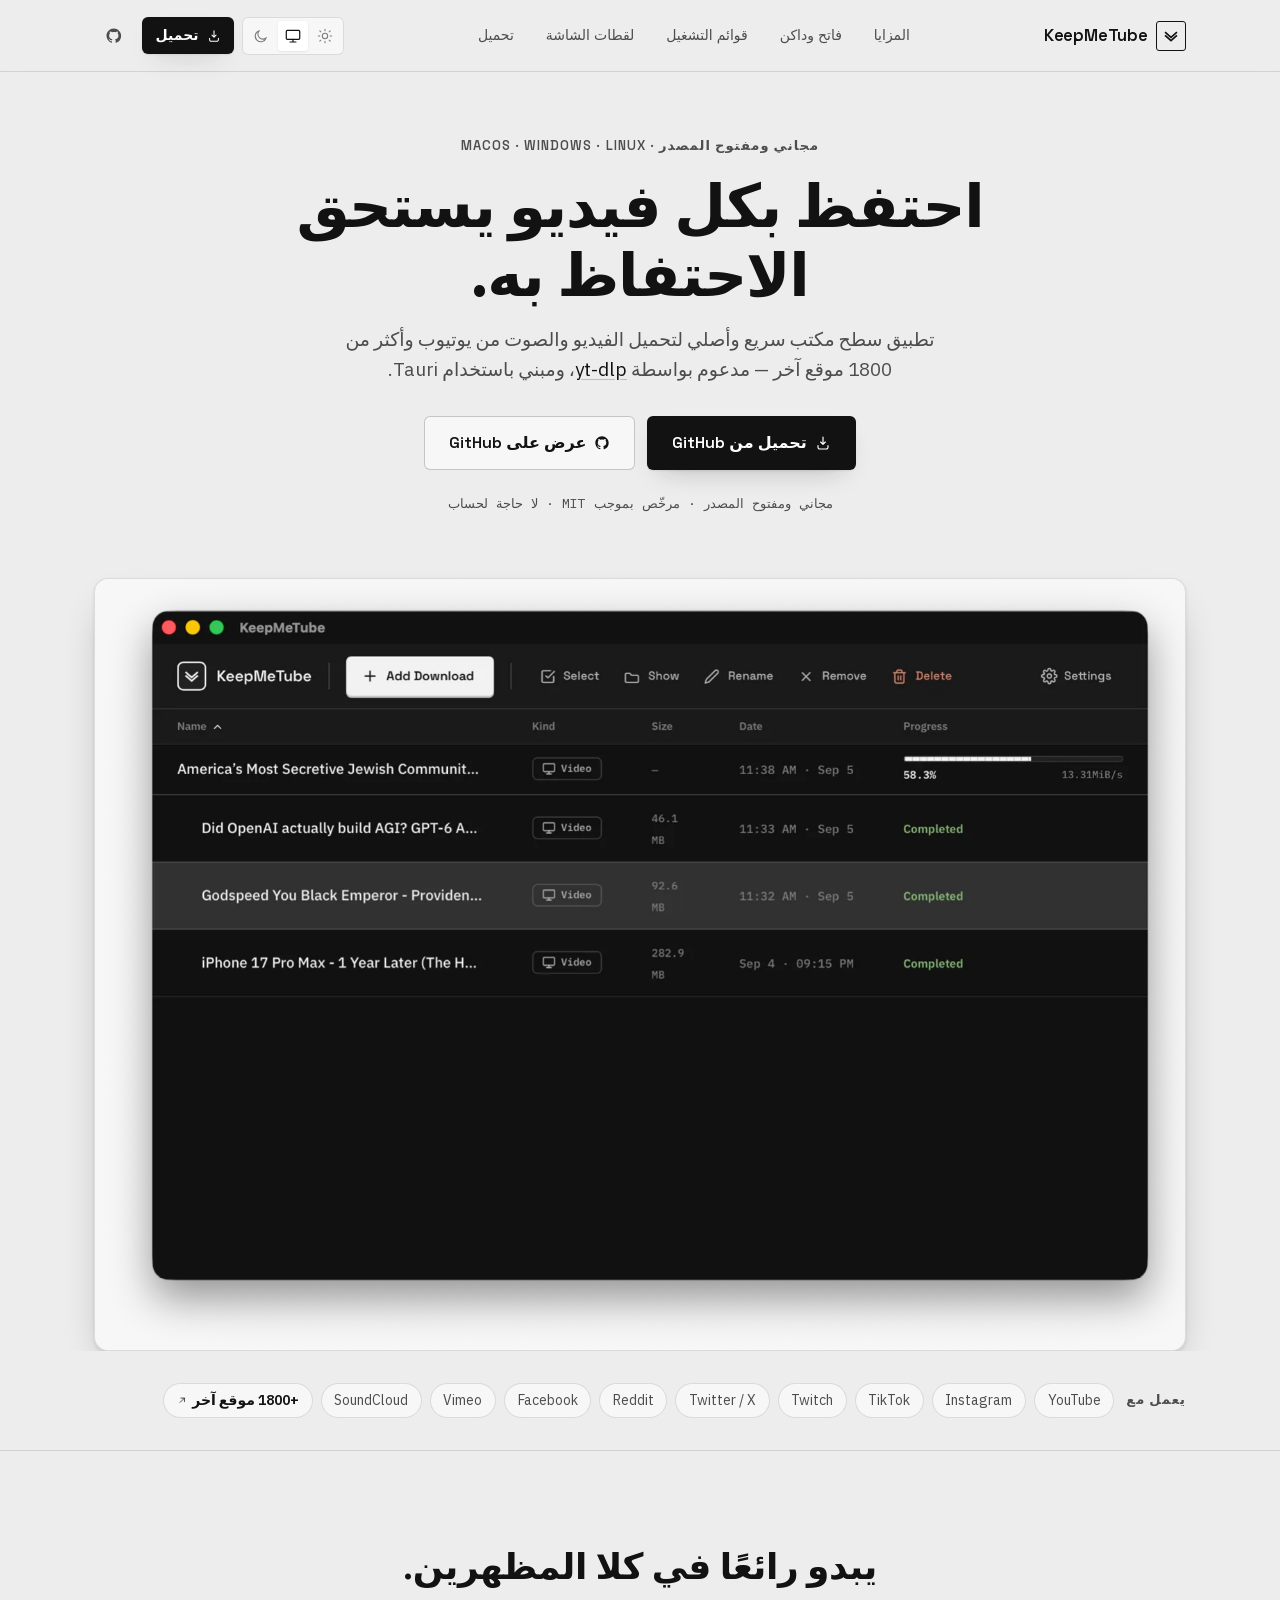
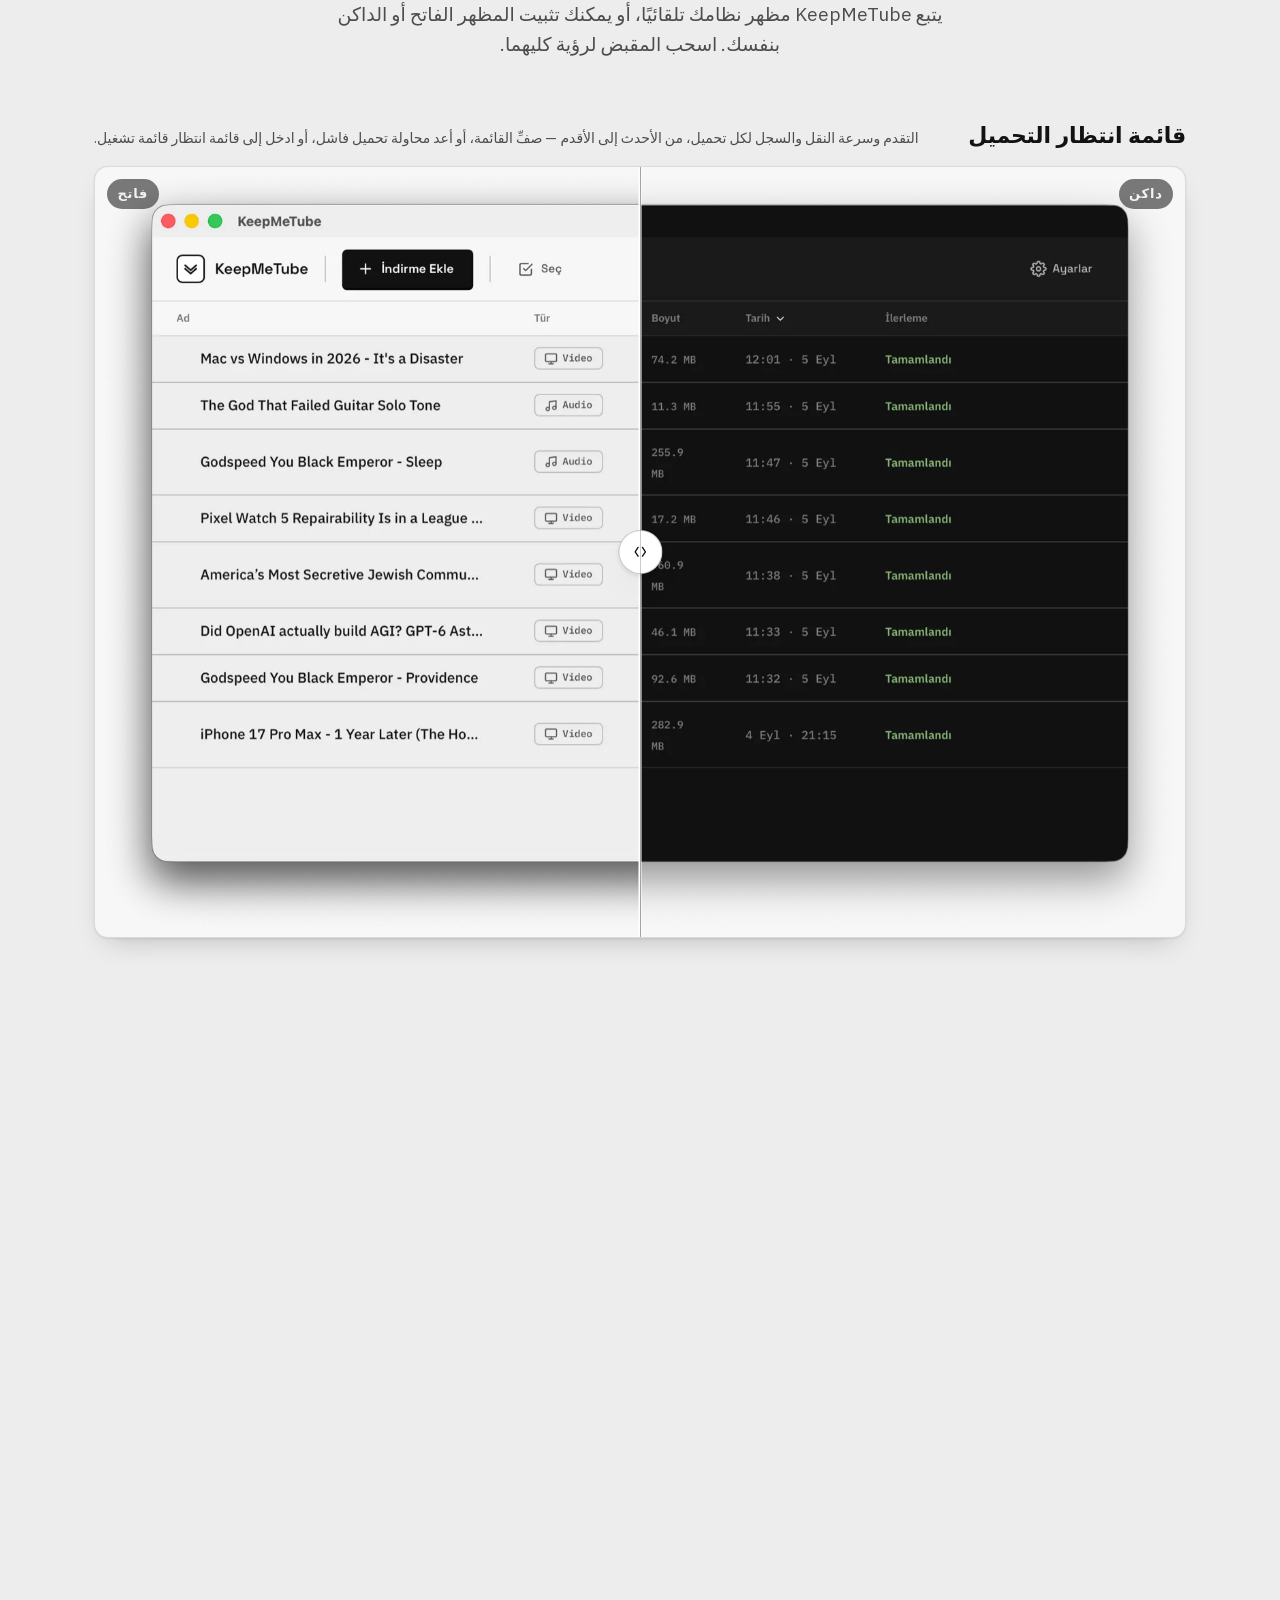
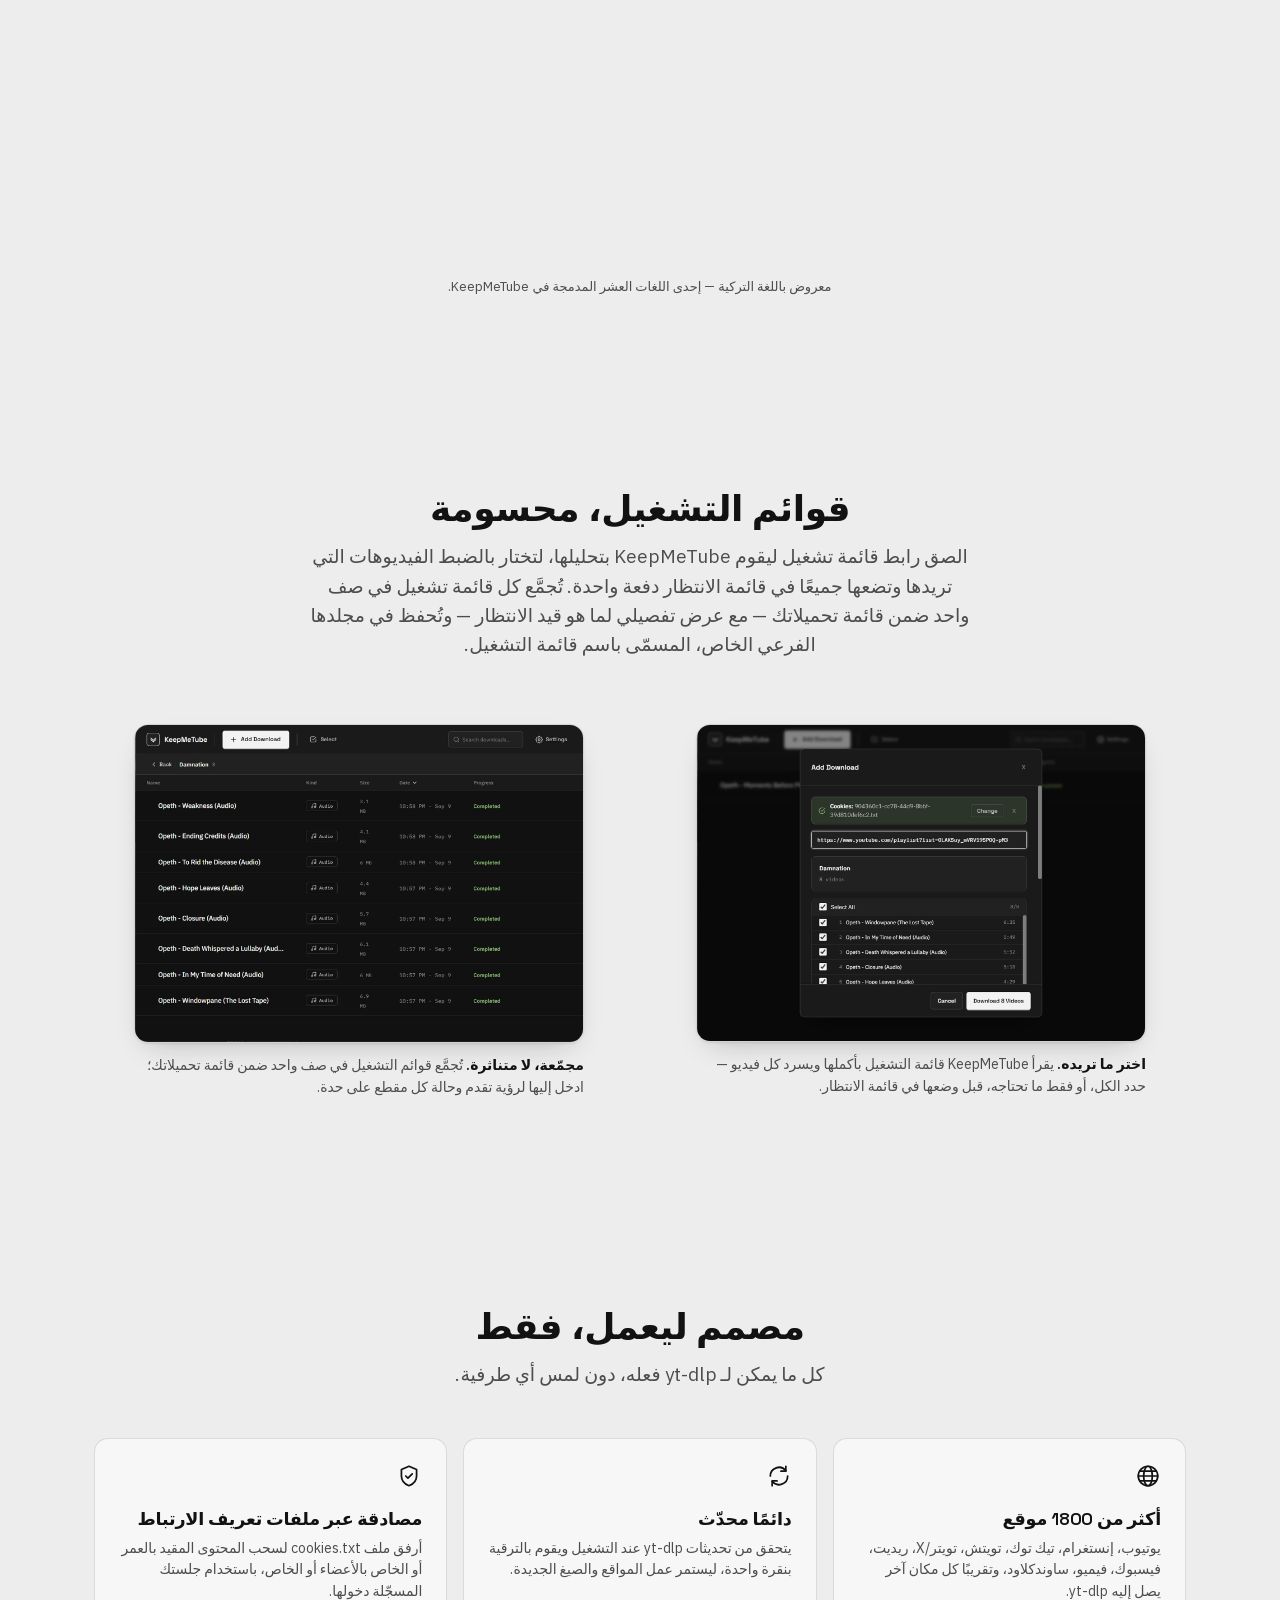
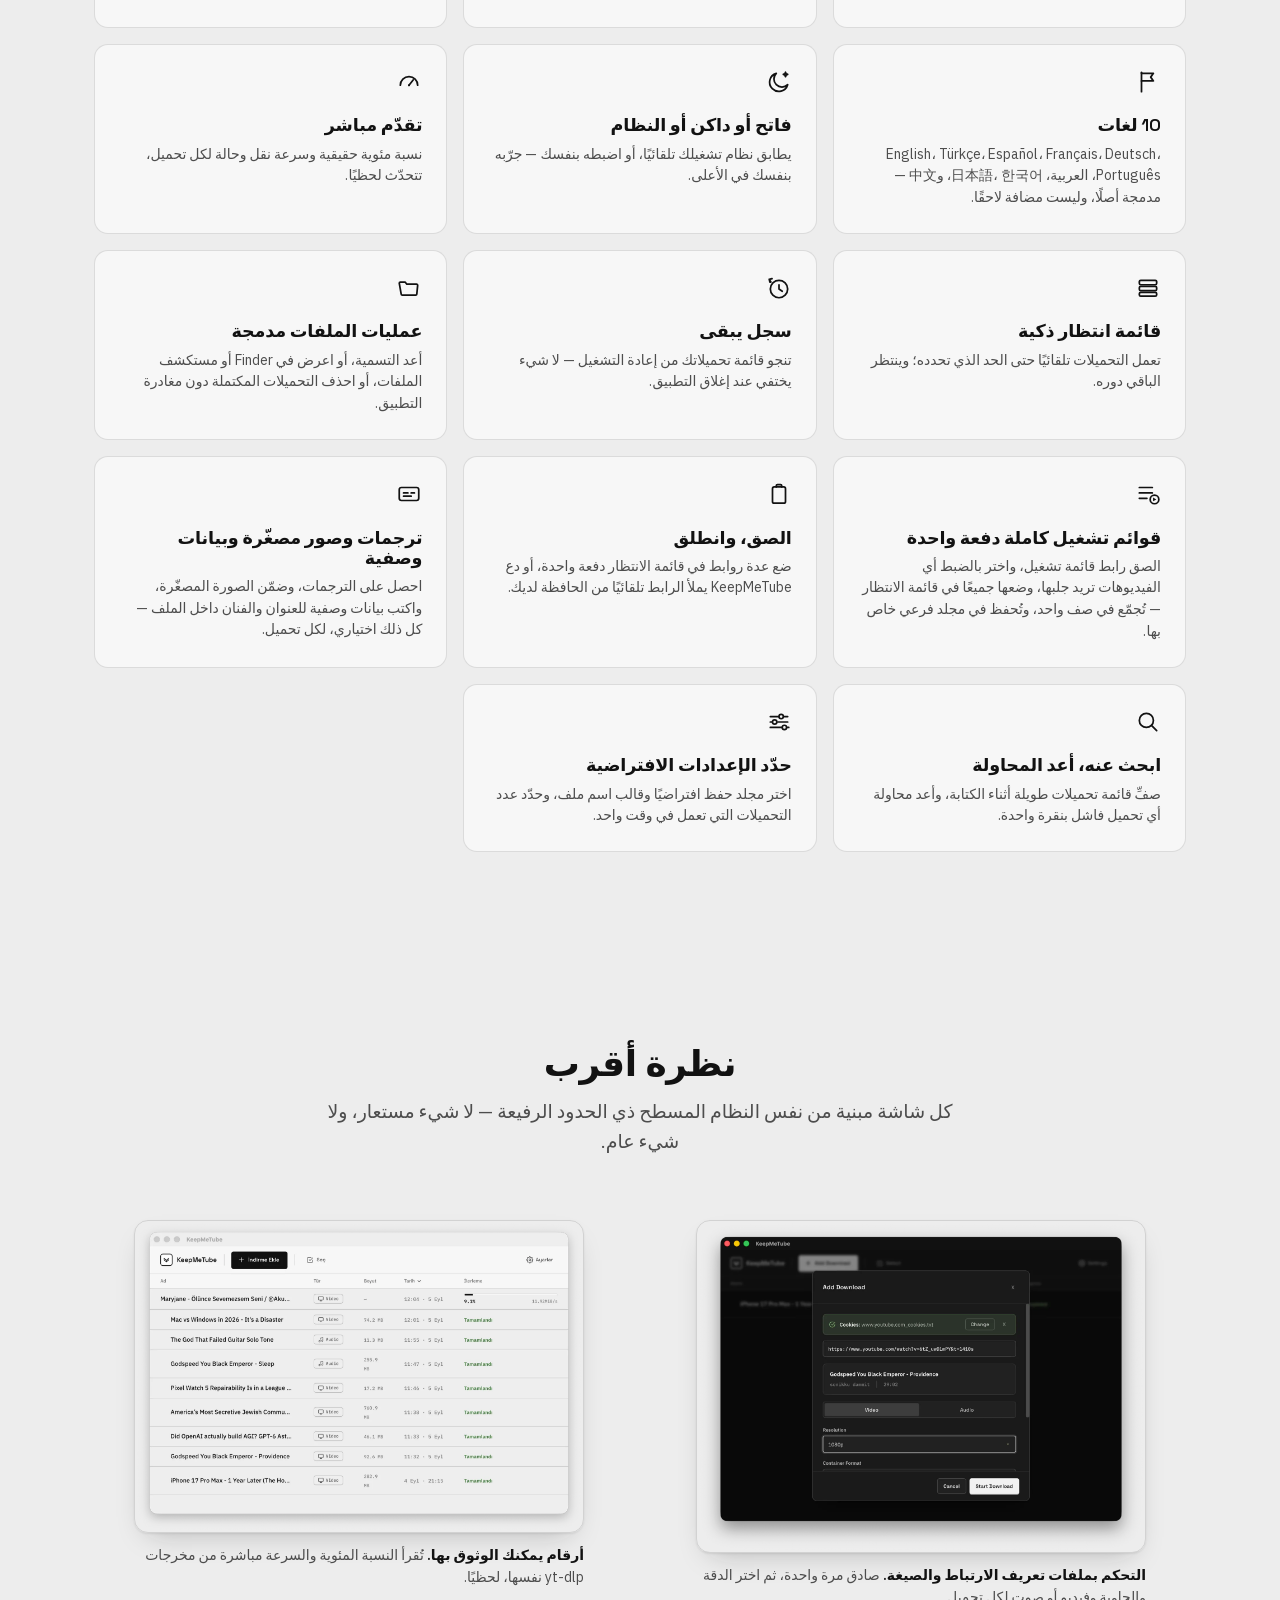
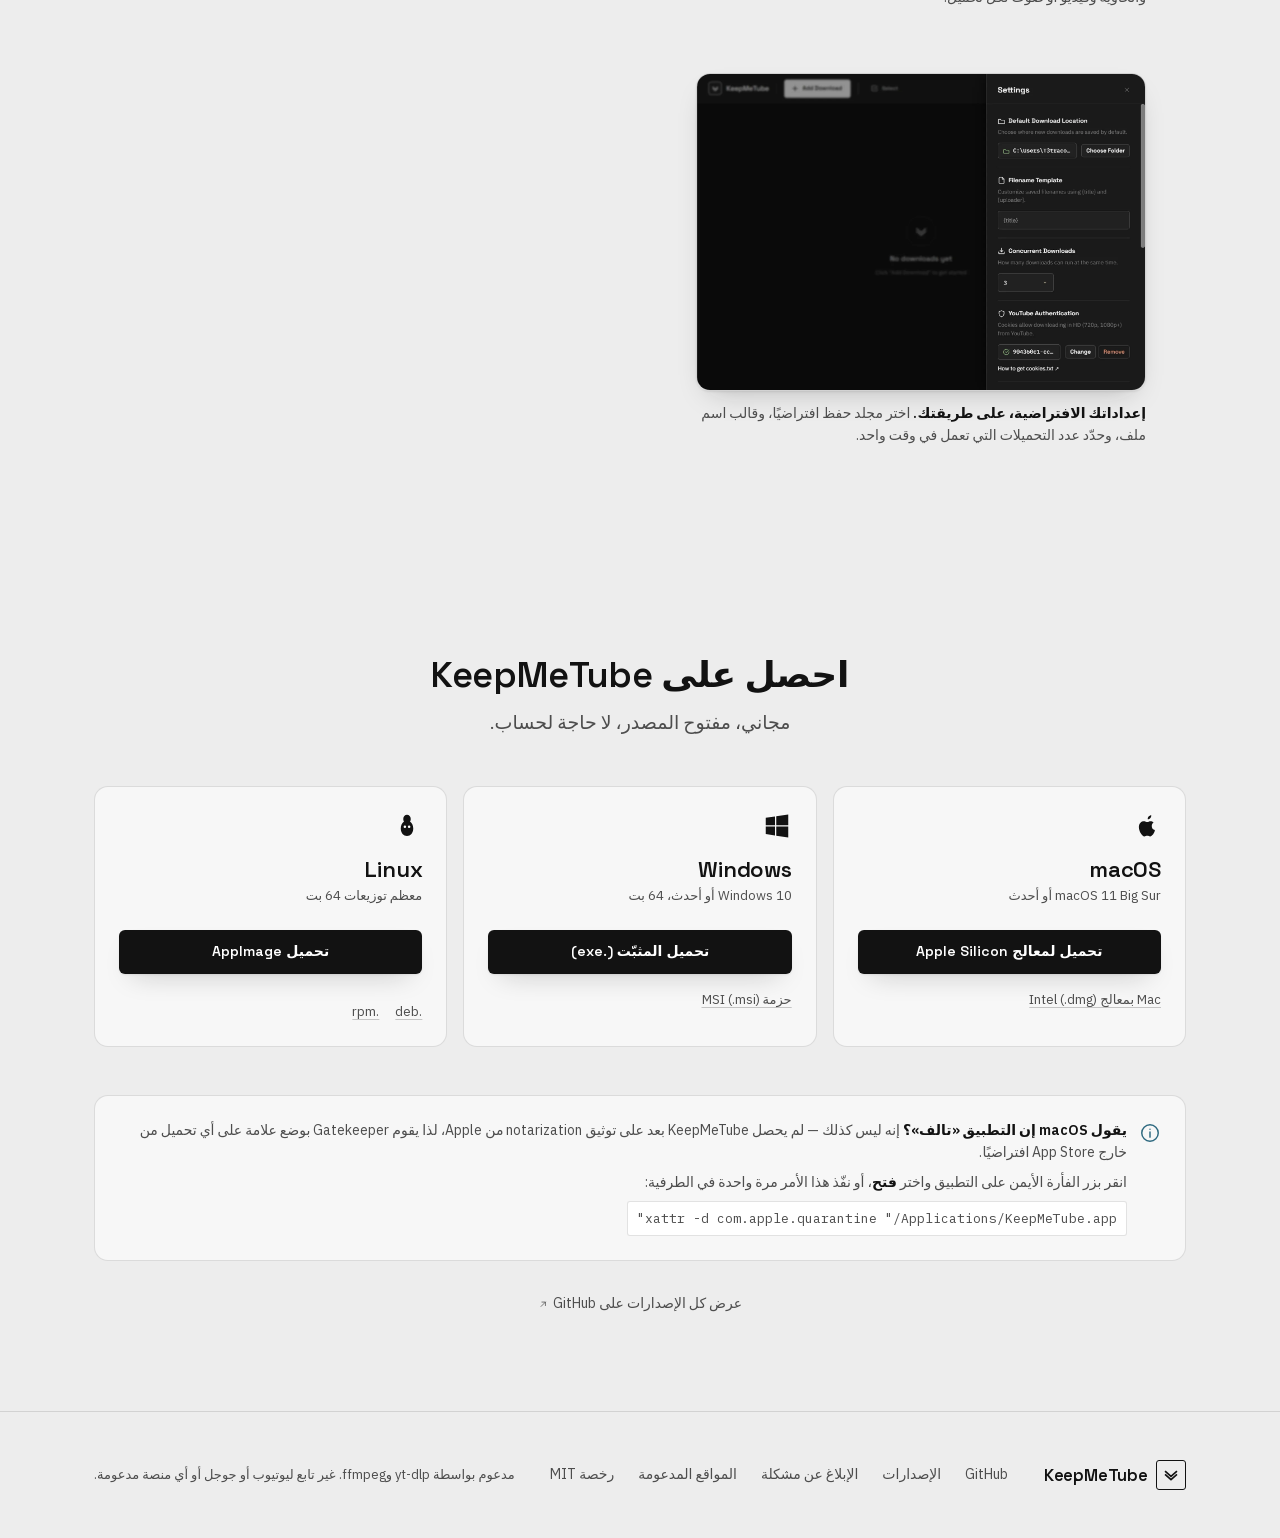
<file: ar/index.html>
<!doctype html>
<html lang="ar" dir="rtl">
<head>
<meta charset="UTF-8">
<meta name="viewport" content="width=device-width, initial-scale=1">
<title>KeepMeTube — محمّل يوتيوب إلى MP3 وMP4</title>
<meta name="description" content="حمّل فيديوهات يوتيوب بصيغة MP4 أو الصوت بصيغة MP3، بالإضافة إلى أكثر من 1800 موقع آخر — مجاني ومفتوح المصدر، ويعمل بشكل أصلي على macOS وWindows وLinux. مدعوم بواسطة yt-dlp.">
<meta name="theme-color" content="#ededed" id="theme-color-meta">
<link rel="canonical" href="https://keepmetube.t3tracon.com.tr/ar/">
<link rel="alternate" hreflang="en" href="https://keepmetube.t3tracon.com.tr/">
<link rel="alternate" hreflang="tr" href="https://keepmetube.t3tracon.com.tr/tr/">
<link rel="alternate" hreflang="es" href="https://keepmetube.t3tracon.com.tr/es/">
<link rel="alternate" hreflang="fr" href="https://keepmetube.t3tracon.com.tr/fr/">
<link rel="alternate" hreflang="de" href="https://keepmetube.t3tracon.com.tr/de/">
<link rel="alternate" hreflang="pt" href="https://keepmetube.t3tracon.com.tr/pt/">
<link rel="alternate" hreflang="ar" href="https://keepmetube.t3tracon.com.tr/ar/">
<link rel="alternate" hreflang="ja" href="https://keepmetube.t3tracon.com.tr/ja/">
<link rel="alternate" hreflang="ko" href="https://keepmetube.t3tracon.com.tr/ko/">
<link rel="alternate" hreflang="zh" href="https://keepmetube.t3tracon.com.tr/zh/">
<link rel="alternate" hreflang="x-default" href="https://keepmetube.t3tracon.com.tr/">

<link rel="icon" href="/favicon.ico" sizes="48x48">
<link rel="icon" href="/favicon.svg" type="image/svg+xml">
<link rel="icon" href="/assets/favicon-32.png" sizes="32x32" type="image/png">
<link rel="apple-touch-icon" href="/assets/apple-touch-icon.png">

<meta property="og:title" content="KeepMeTube — محمّل يوتيوب إلى MP3 وMP4">
<meta property="og:description" content="حمّل فيديوهات يوتيوب بصيغة MP4 أو الصوت بصيغة MP3، بالإضافة إلى أكثر من 1800 موقع آخر. مجاني ومفتوح المصدر، macOS/Windows/Linux.">
<meta property="og:type" content="website">
<meta property="og:url" content="https://keepmetube.t3tracon.com.tr/ar/">
<meta property="og:locale" content="ar_AR">
<meta property="og:site_name" content="KeepMeTube">
<meta property="og:image" content="https://keepmetube.t3tracon.com.tr/assets/screenshots/list-dark-en.png">
<meta name="twitter:card" content="summary_large_image">
<meta name="twitter:title" content="KeepMeTube — محمّل يوتيوب إلى MP3 وMP4">
<meta name="twitter:description" content="حمّل فيديوهات يوتيوب بصيغة MP4 أو الصوت بصيغة MP3، بالإضافة إلى أكثر من 1800 موقع آخر. مجاني ومفتوح المصدر.">
<meta name="twitter:image" content="https://keepmetube.t3tracon.com.tr/assets/screenshots/list-dark-en.png">

<script type="application/ld+json">
{
  "@context": "https://schema.org",
  "@type": "SoftwareApplication",
  "name": "KeepMeTube",
  "url": "https://keepmetube.t3tracon.com.tr/ar/",
  "description": "تطبيق سطح مكتب مجاني ومفتوح المصدر لتحميل فيديو يوتيوب بصيغة MP4 أو الصوت بصيغة MP3، بالإضافة إلى أكثر من 1800 موقع آخر. سريع وأصلي على macOS وWindows وLinux — مدعوم بواسطة yt-dlp.",
  "inLanguage": "ar",
  "applicationCategory": "MultimediaApplication",
  "operatingSystem": "macOS, Windows, Linux",
  "offers": {
    "@type": "Offer",
    "price": "0",
    "priceCurrency": "USD"
  },
  "downloadUrl": "https://github.com/Tetracon05/KeepMeTube/releases/latest",
  "license": "https://github.com/Tetracon05/KeepMeTube/blob/main/LICENSE",
  "author": {
    "@type": "Person",
    "name": "Tetracon05",
    "url": "https://github.com/Tetracon05"
  }
}
</script>

<link rel="preload" href="/fonts/SpaceGrotesk-variable-latin.woff2" as="font" type="font/woff2" crossorigin>
<link rel="preload" href="/fonts/IBMPlexSans-variable-latin.woff2" as="font" type="font/woff2" crossorigin>
<link rel="stylesheet" href="/css/fonts.css">
<link rel="stylesheet" href="/css/style.css">
</head>
<body>

<svg aria-hidden="true" style="position:absolute; width:0; height:0; overflow:hidden;" xmlns="http://www.w3.org/2000/svg">
<defs>
<symbol id="icon-logo" viewBox="0 0 48 48" fill="none" stroke="currentColor" stroke-width="5" stroke-linecap="square" stroke-linejoin="miter">
  <path d="M8 14 L24 28 L40 14"/>
  <path d="M8 24 L24 38 L40 24"/>
</symbol>
<symbol id="icon-download" viewBox="0 0 24 24" fill="none" stroke="currentColor" stroke-width="1.75" stroke-linecap="round" stroke-linejoin="round">
  <path d="M12 3v11m0 0-3.5-3.5M12 14l3.5-3.5"/>
  <path d="M4.5 16v2.5A2.5 2.5 0 0 0 7 21h10a2.5 2.5 0 0 0 2.5-2.5V16"/>
</symbol>
<symbol id="icon-github" viewBox="0 0 24 24" fill="currentColor">
  <path fill-rule="evenodd" clip-rule="evenodd" d="M12 2C6.477 2 2 6.484 2 12.017c0 4.425 2.865 8.18 6.839 9.504.5.092.682-.217.682-.483 0-.237-.008-.868-.013-1.703-2.782.605-3.369-1.343-3.369-1.343-.454-1.158-1.11-1.466-1.11-1.466-.908-.62.069-.608.069-.608 1.003.07 1.531 1.032 1.531 1.032.892 1.53 2.341 1.088 2.91.833.092-.647.35-1.088.636-1.339-2.221-.253-4.555-1.113-4.555-4.951 0-1.093.39-1.988 1.029-2.688-.103-.253-.446-1.272.098-2.65 0 0 .84-.27 2.75 1.026A9.564 9.564 0 0 1 12 6.844c.85.004 1.705.115 2.504.337 1.909-1.296 2.747-1.027 2.747-1.027.546 1.379.202 2.398.1 2.651.64.7 1.028 1.595 1.028 2.688 0 3.848-2.339 4.695-4.566 4.943.359.309.678.919.678 1.852 0 1.336-.012 2.415-.012 2.743 0 .268.18.58.688.482A10.02 10.02 0 0 0 22 12.017C22 6.484 17.522 2 12 2Z"/>
</symbol>
<symbol id="icon-globe" viewBox="0 0 24 24" fill="none" stroke="currentColor" stroke-width="1.6" stroke-linecap="round">
  <circle cx="12" cy="12" r="9"/>
  <ellipse cx="12" cy="12" rx="4" ry="9"/>
  <path d="M3 12h18M4.5 7.5h15M4.5 16.5h15"/>
</symbol>
<symbol id="icon-refresh" viewBox="0 0 24 24" fill="none" stroke="currentColor" stroke-width="1.6" stroke-linecap="round" stroke-linejoin="round">
  <path d="M4 12a8 8 0 0 1 14.3-4.9"/>
  <path d="M20 12a8 8 0 0 1-14.3 4.9"/>
  <path d="M18.3 3v4.5h-4.5"/>
  <path d="M5.7 21v-4.5h4.5"/>
</symbol>
<symbol id="icon-shield" viewBox="0 0 24 24" fill="none" stroke="currentColor" stroke-width="1.6" stroke-linejoin="round" stroke-linecap="round">
  <path d="M12 3l7 3v6c0 4.5-3 7.5-7 9-4-1.5-7-4.5-7-9V6l7-3Z"/>
  <path d="M9 12l2 2 4-4"/>
</symbol>
<symbol id="icon-flag" viewBox="0 0 24 24" fill="none" stroke="currentColor" stroke-width="1.6" stroke-linecap="round" stroke-linejoin="round">
  <path d="M6 3v18"/>
  <path d="M6 4h11l-2.5 3.5L17 11H6"/>
</symbol>
<symbol id="icon-moon-stars" viewBox="0 0 24 24" fill="none" stroke="currentColor" stroke-width="1.6" stroke-linejoin="round" stroke-linecap="round">
  <path d="M20 14.5A8.5 8.5 0 1 1 9.5 4a6.5 6.5 0 0 0 10.5 10.5Z"/>
  <path d="M18 3l.6 1.4L20 5l-1.4.6L18 7l-.6-1.4L16 5l1.4-.6L18 3Z"/>
</symbol>
<symbol id="icon-gauge" viewBox="0 0 24 24" fill="none" stroke="currentColor" stroke-width="1.6" stroke-linecap="round" stroke-linejoin="round">
  <path d="M4 15a8 8 0 1 1 16 0"/>
  <path d="M12 15l4-5"/>
  <circle cx="12" cy="15" r="1" fill="currentColor" stroke="none"/>
</symbol>
<symbol id="icon-stack" viewBox="0 0 24 24" fill="none" stroke="currentColor" stroke-width="1.6" stroke-linejoin="round">
  <rect x="4" y="5" width="16" height="4" rx="1.3"/>
  <rect x="4" y="10.5" width="16" height="4" rx="1.3"/>
  <rect x="4" y="16" width="16" height="3.5" rx="1.3"/>
</symbol>
<symbol id="icon-history" viewBox="0 0 24 24" fill="none" stroke="currentColor" stroke-width="1.6" stroke-linecap="round" stroke-linejoin="round">
  <circle cx="12" cy="13" r="8"/>
  <path d="M12 9v4l3 2"/>
  <path d="M4.5 6.5 3 4m0 0 2.6-.6M3 4l.6 2.6"/>
</symbol>
<symbol id="icon-folder" viewBox="0 0 24 24" fill="none" stroke="currentColor" stroke-width="1.6" stroke-linejoin="round" stroke-linecap="round">
  <path d="M3 7.5a1 1 0 0 1 1-1h4.4l1.6 2H19a1 1 0 0 1 1 1.1l-.8 8.1a1 1 0 0 1-1 .9H5.8a1 1 0 0 1-1-.9L3 7.5Z"/>
</symbol>
<symbol id="icon-sun" viewBox="0 0 24 24" fill="none" stroke="currentColor" stroke-width="1.6" stroke-linecap="round">
  <circle cx="12" cy="12" r="4"/>
  <path d="M12 2v2.2M12 19.8V22M4.2 4.2l1.5 1.5M18.3 18.3l1.5 1.5M2 12h2.2M19.8 12H22M4.2 19.8l1.5-1.5M18.3 5.7l1.5-1.5"/>
</symbol>
<symbol id="icon-monitor" viewBox="0 0 24 24" fill="none" stroke="currentColor" stroke-width="1.6" stroke-linecap="round" stroke-linejoin="round">
  <rect x="3" y="4.5" width="18" height="12" rx="1.4"/>
  <path d="M8 20h8M12 16.5V20"/>
</symbol>
<symbol id="icon-moon" viewBox="0 0 24 24" fill="none" stroke="currentColor" stroke-width="1.6" stroke-linejoin="round">
  <path d="M20 14.5A8.5 8.5 0 1 1 9.5 4a6.5 6.5 0 0 0 10.5 10.5Z"/>
</symbol>
<symbol id="icon-menu" viewBox="0 0 24 24" fill="none" stroke="currentColor" stroke-width="1.6" stroke-linecap="round">
  <path d="M4 7h16M4 12h16M4 17h16"/>
</symbol>
<symbol id="icon-close" viewBox="0 0 24 24" fill="none" stroke="currentColor" stroke-width="1.6" stroke-linecap="round">
  <path d="M6 6l12 12M18 6 6 18"/>
</symbol>
<symbol id="icon-info" viewBox="0 0 24 24" fill="none" stroke="currentColor" stroke-width="1.6" stroke-linecap="round">
  <circle cx="12" cy="12" r="9"/>
  <path d="M12 11v5.5M12 7.8v.01"/>
</symbol>
<symbol id="icon-apple" viewBox="0 0 24 24" fill="currentColor">
  <path d="M15.6 8.1c-1 0-1.9.6-2.6.6-.7 0-1.7-.6-2.7-.6-1.9 0-4 1.6-4 4.7 0 3.5 2.6 7.5 4.4 7.5.8 0 1.2-.5 2.3-.5s1.4.5 2.3.5c1.5 0 3.8-3.1 3.8-5.1-1.6-.4-2.5-1.7-2.5-3.3 0-1.3.8-2.4 1.5-2.8-.7-.7-1.6-1-2.5-1Z"/>
  <path d="M14.1 4.4c.5-.6 1.4-1.1 2.1-1.1.1.9-.2 1.7-.7 2.3-.5.6-1.4 1.1-2.1 1-.1-.8.2-1.6.7-2.2Z"/>
</symbol>
<symbol id="icon-windows" viewBox="0 0 24 24" fill="currentColor">
  <path d="M3 5.4 10.4 4.3V11.3H3zM11.4 4.2 21 2.8V11.3H11.4zM3 12.3H10.4V19.5L3 18.4zM11.4 12.3H21V21.2L11.4 19.8Z"/>
</symbol>
<symbol id="icon-linux" viewBox="0 0 24 24" fill="currentColor">
  <path d="M12 3c-1.7 0-3 1.5-3 3.3 0 .8.2 1.5.6 2.1C8.1 9.4 7 11.5 7 14c0 3.6 2.2 6 5 6s5-2.4 5-6c0-2.5-1.1-4.6-2.6-5.6.4-.6.6-1.3.6-2.1C15 4.5 13.7 3 12 3Z"/>
  <circle cx="10.3" cy="12.6" r="1" fill="var(--bg-2)"/>
  <circle cx="13.7" cy="12.6" r="1" fill="var(--bg-2)"/>
</symbol>
<symbol id="icon-external" viewBox="0 0 24 24" fill="none" stroke="currentColor" stroke-width="1.7" stroke-linecap="round" stroke-linejoin="round">
  <path d="M7 17 17 7"/>
  <path d="M9 7h8v8"/>
</symbol>
<symbol id="icon-arrow-right" viewBox="0 0 24 24" fill="none" stroke="currentColor" stroke-width="1.7" stroke-linecap="round" stroke-linejoin="round">
  <path d="M4 12h16M13 6l6 6-6 6"/>
</symbol>
<symbol id="icon-drag" viewBox="0 0 24 24" fill="none" stroke="currentColor" stroke-width="1.8" stroke-linecap="round" stroke-linejoin="round">
  <path d="M9 6 5 12l4 6M15 6l4 6-4 6"/>
</symbol>
<symbol id="icon-playlist" viewBox="0 0 24 24" fill="none" stroke="currentColor" stroke-width="1.6" stroke-linecap="round" stroke-linejoin="round">
  <path d="M4 6h12M4 11h12M4 16h7"/>
  <circle cx="18" cy="17" r="4"/>
  <path d="M16.7 15.3v3.4l3-1.7-3-1.7Z" fill="currentColor" stroke="none"/>
</symbol>
<symbol id="icon-clipboard" viewBox="0 0 24 24" fill="none" stroke="currentColor" stroke-width="1.6" stroke-linecap="round" stroke-linejoin="round">
  <rect x="6" y="5.5" width="12" height="15" rx="1.6"/>
  <path d="M9.5 5.5V4.3a1 1 0 0 1 1-1h3a1 1 0 0 1 1 1V5.5"/>
</symbol>
<symbol id="icon-captions" viewBox="0 0 24 24" fill="none" stroke="currentColor" stroke-width="1.6" stroke-linecap="round" stroke-linejoin="round">
  <rect x="3" y="6" width="18" height="12" rx="2"/>
  <path d="M7 11h4M7 14h7M14 11h3"/>
</symbol>
<symbol id="icon-search" viewBox="0 0 24 24" fill="none" stroke="currentColor" stroke-width="1.6" stroke-linecap="round" stroke-linejoin="round">
  <circle cx="10.5" cy="10.5" r="6.5"/>
  <path d="M20 20l-4.8-4.8"/>
</symbol>
<symbol id="icon-sliders" viewBox="0 0 24 24" fill="none" stroke="currentColor" stroke-width="1.6" stroke-linecap="round" stroke-linejoin="round">
  <path d="M4 7h10M17 7h3M4 12h4M11 12h9M4 17h13M20 17h1"/>
  <circle cx="14" cy="7" r="2" fill="var(--bg-1)"/>
  <circle cx="8" cy="12" r="2" fill="var(--bg-1)"/>
  <circle cx="17" cy="17" r="2" fill="var(--bg-1)"/>
</symbol>
</defs>
</svg>

<a class="skip-link" href="#main">تخطَّ إلى المحتوى</a>

<header class="site-header">
  <div class="wrap site-header__inner">
    <a href="#top" class="brand">
      <span class="logo-mark" aria-hidden="true"><svg class="icon"><use href="#icon-logo"></use></svg></span>
      <span class="brand-wordmark">KeepMeTube</span>
    </a>

    <nav class="site-nav" aria-label="Primary">
      <a href="#features">المزايا</a>
      <a href="#compare">فاتح وداكن</a>
      <a href="#playlists">قوائم التشغيل</a>
      <a href="#screenshots">لقطات الشاشة</a>
      <a href="#download">تحميل</a>
    </nav>

    <div class="header-actions">
      <div class="theme-switch header-theme-switch" role="radiogroup" aria-label="Theme" data-theme-switch>
        <button type="button" role="radio" data-theme-choice="light" aria-label="المظهر الفاتح" aria-checked="false"><svg class="icon" aria-hidden="true"><use href="#icon-sun"></use></svg></button>
        <button type="button" role="radio" data-theme-choice="system" aria-label="مطابقة النظام" aria-checked="false"><svg class="icon" aria-hidden="true"><use href="#icon-monitor"></use></svg></button>
        <button type="button" role="radio" data-theme-choice="dark" aria-label="المظهر الداكن" aria-checked="false"><svg class="icon" aria-hidden="true"><use href="#icon-moon"></use></svg></button>
      </div>

      <a href="https://github.com/Tetracon05/KeepMeTube/releases/latest" class="btn btn--primary btn--sm nav-download" data-download-cta>
        <svg class="icon" aria-hidden="true"><use href="#icon-download"></use></svg>
        <span>تحميل</span>
      </a>

      <a href="https://github.com/Tetracon05/KeepMeTube" class="icon-btn nav-github" aria-label="عرض الكود المصدري على GitHub">
        <svg class="icon" aria-hidden="true"><use href="#icon-github"></use></svg>
      </a>

      <button type="button" class="icon-btn menu-toggle" data-menu-toggle aria-expanded="false" aria-controls="mobile-nav" aria-label="فتح القائمة">
        <svg class="icon" aria-hidden="true"><use href="#icon-menu"></use></svg>
      </button>
    </div>
  </div>
</header>

<div class="mobile-nav" id="mobile-nav" data-mobile-nav hidden>
  <a href="#features">المزايا</a>
  <a href="#compare">فاتح وداكن</a>
  <a href="#playlists">قوائم التشغيل</a>
  <a href="#screenshots">لقطات الشاشة</a>
  <a href="#download">تحميل</a>
  <a href="https://github.com/Tetracon05/KeepMeTube">GitHub</a>
  <div class="theme-switch mobile-nav__theme-switch" role="radiogroup" aria-label="Theme" data-theme-switch>
    <button type="button" role="radio" data-theme-choice="light" aria-label="المظهر الفاتح" aria-checked="false"><svg class="icon" aria-hidden="true"><use href="#icon-sun"></use></svg></button>
    <button type="button" role="radio" data-theme-choice="system" aria-label="مطابقة النظام" aria-checked="false"><svg class="icon" aria-hidden="true"><use href="#icon-monitor"></use></svg></button>
    <button type="button" role="radio" data-theme-choice="dark" aria-label="المظهر الداكن" aria-checked="false"><svg class="icon" aria-hidden="true"><use href="#icon-moon"></use></svg></button>
  </div>
</div>

<main id="main">

  <section class="hero" id="top">
    <div class="wrap hero__inner">
      <p class="eyebrow">مجاني ومفتوح المصدر · macOS · Windows · Linux</p>
      <h1>احتفظ بكل فيديو يستحق الاحتفاظ به.</h1>
      <p class="hero__lead">تطبيق سطح مكتب سريع وأصلي لتحميل الفيديو والصوت من يوتيوب وأكثر من 1800 موقع آخر — مدعوم بواسطة <a href="https://github.com/yt-dlp/yt-dlp">yt-dlp</a>، ومبني باستخدام Tauri.</p>
      <div class="hero__ctas">
        <a href="https://github.com/Tetracon05/KeepMeTube/releases/latest" class="btn btn--primary btn--lg" data-download-cta>
          <svg class="icon" aria-hidden="true"><use href="#icon-download"></use></svg>
          <span data-download-label>تحميل لنظام Mac</span>
        </a>
        <a href="https://github.com/Tetracon05/KeepMeTube" class="btn btn--ghost btn--lg">
          <svg class="icon" aria-hidden="true"><use href="#icon-github"></use></svg>
          عرض على GitHub
        </a>
      </div>
      <p class="hero__meta"><span data-version-badge>مجاني ومفتوح المصدر</span> · مرخّص بموجب MIT · لا حاجة لحساب</p>
    </div>

    <div class="hero__shot wrap">
      <figure class="shot-frame reveal">
        <picture>
          <source srcset="/assets/screenshots/list-dark-en.webp" type="image/webp">
          <img src="/assets/screenshots/list-dark-en.png" alt="مدير التحميلات في KeepMeTube يعرض قائمة بالتحميلات المكتملة والجارية مع أعمدة الحجم والتاريخ والتقدم" width="1600" height="1131" loading="eager">
        </picture>
      </figure>
    </div>
  </section>

  <section class="platform-strip" aria-label="Supported platforms">
    <div class="wrap platform-strip__inner reveal">
      <p class="platform-strip__label">يعمل مع</p>
      <ul class="platform-pills">
        <li>YouTube</li>
        <li>Instagram</li>
        <li>TikTok</li>
        <li>Twitch</li>
        <li>Twitter&nbsp;/&nbsp;X</li>
        <li>Reddit</li>
        <li>Facebook</li>
        <li>Vimeo</li>
        <li>SoundCloud</li>
        <li><a href="https://github.com/yt-dlp/yt-dlp/blob/master/supportedsites.md">+1800 موقع آخر<svg class="icon icon--xs" aria-hidden="true"><use href="#icon-external"></use></svg></a></li>
      </ul>
    </div>
  </section>

  <section class="compare-section" id="compare">
    <div class="wrap">
      <h2>يبدو رائعًا في كلا المظهرين.</h2>
      <p class="section-lead">يتبع KeepMeTube مظهر نظامك تلقائيًا، أو يمكنك تثبيت المظهر الفاتح أو الداكن بنفسك. اسحب المقبض لرؤية كليهما.</p>

      <div class="compare-block reveal">
        <div class="compare-block__head">
          <h3>قائمة انتظار التحميل</h3>
          <p>التقدم وسرعة النقل والسجل لكل تحميل، من الأحدث إلى الأقدم — صفِّ القائمة، أو أعد محاولة تحميل فاشل، أو ادخل إلى قائمة انتظار قائمة تشغيل.</p>
        </div>
        <div class="compare" data-compare>
          <div class="compare__frame" data-compare-frame style="aspect-ratio: 1600 / 1131;">
            <picture>
              <source srcset="/assets/screenshots/queue-dark.webp" type="image/webp">
              <img class="compare__img" src="/assets/screenshots/queue-dark.png" alt="قائمة انتظار التحميل في KeepMeTube بالمظهر الداكن" width="1600" height="1131" loading="lazy">
            </picture>
            <picture>
              <source srcset="/assets/screenshots/queue-light.webp" type="image/webp">
              <img class="compare__img compare__img--top" src="/assets/screenshots/queue-light.png" alt="نفس قائمة انتظار التحميل بالمظهر الفاتح" width="1600" height="1131" loading="lazy">
            </picture>
            <span class="compare__tag compare__tag--left" aria-hidden="true">فاتح</span>
            <span class="compare__tag compare__tag--right" aria-hidden="true">داكن</span>
            <div class="compare__handle" data-compare-handle role="slider" tabindex="0"
                 aria-label="اسحب لمقارنة المظهر الفاتح والداكن لقائمة انتظار التحميل"
                 aria-valuemin="0" aria-valuemax="100" aria-valuenow="50" aria-orientation="horizontal">
              <span class="compare__grip"><svg class="icon" aria-hidden="true"><use href="#icon-drag"></use></svg></span>
            </div>
          </div>
        </div>
      </div>

      <div class="compare-block reveal">
        <div class="compare-block__head">
          <h3>إضافة تحميل</h3>
          <p>اختر الدقة والحاوية، ثم أرفق ملف تعريف ارتباط للمحتوى المقيد بالعمر أو الخاص بالأعضاء. الصق رابطًا واحدًا أو عدة روابط — يمكن للحقل حتى أن يُملأ تلقائيًا من الحافظة لديك.</p>
        </div>
        <div class="compare" data-compare>
          <div class="compare__frame" data-compare-frame style="aspect-ratio: 1600 / 1131;">
            <picture>
              <source srcset="/assets/screenshots/modal-dark.webp" type="image/webp">
              <img class="compare__img" src="/assets/screenshots/modal-dark.png" alt="نافذة إضافة تحميل في KeepMeTube بالمظهر الداكن، مع مصادقة عبر ملفات تعريف الارتباط وضوابط الدقة" width="1600" height="1131" loading="lazy">
            </picture>
            <picture>
              <source srcset="/assets/screenshots/modal-light.webp" type="image/webp">
              <img class="compare__img compare__img--top" src="/assets/screenshots/modal-light.png" alt="نفس نافذة إضافة التحميل بالمظهر الفاتح" width="1600" height="1131" loading="lazy">
            </picture>
            <span class="compare__tag compare__tag--left" aria-hidden="true">فاتح</span>
            <span class="compare__tag compare__tag--right" aria-hidden="true">داكن</span>
            <div class="compare__handle" data-compare-handle role="slider" tabindex="0"
                 aria-label="اسحب لمقارنة المظهر الفاتح والداكن لنافذة إضافة التحميل"
                 aria-valuemin="0" aria-valuemax="100" aria-valuenow="50" aria-orientation="horizontal">
              <span class="compare__grip"><svg class="icon" aria-hidden="true"><use href="#icon-drag"></use></svg></span>
            </div>
          </div>
        </div>
      </div>

      <p class="compare-note">معروض باللغة التركية — إحدى اللغات العشر المدمجة في KeepMeTube.</p>
    </div>
  </section>

  <section class="showcase" id="playlists">
    <div class="wrap">
      <h2>قوائم التشغيل، محسومة</h2>
      <p class="section-lead">الصق رابط قائمة تشغيل ليقوم KeepMeTube بتحليلها، لتختار بالضبط الفيديوهات التي تريدها وتضعها جميعًا في قائمة الانتظار دفعة واحدة. تُجمَّع كل قائمة تشغيل في صف واحد ضمن قائمة تحميلاتك — مع عرض تفصيلي لما هو قيد الانتظار — وتُحفظ في مجلدها الفرعي الخاص، المسمّى باسم قائمة التشغيل.</p>

      <div class="showcase-grid">
        <figure class="showcase-item reveal">
          <picture>
            <source srcset="/assets/screenshots/playlist-picker-dark.webp" type="image/webp">
            <img src="/assets/screenshots/playlist-picker-dark.png" alt="نافذة إضافة تحميل تعرض قائمة تشغيل يوتيوب تم تحليلها باسم Damnation تضم 8 فيديوهات مدرجة وجميعها محددة للتحميل" width="1600" height="1131" loading="lazy">
          </picture>
          <figcaption><strong>اختر ما تريده.</strong> يقرأ KeepMeTube قائمة التشغيل بأكملها ويسرد كل فيديو — حدد الكل، أو فقط ما تحتاجه، قبل وضعها في قائمة الانتظار.</figcaption>
        </figure>
        <figure class="showcase-item reveal">
          <picture>
            <source srcset="/assets/screenshots/playlist-list-dark.webp" type="image/webp">
            <img src="/assets/screenshots/playlist-list-dark.png" alt="قائمة التحميلات بعد الدخول إلى قائمة تشغيل Damnation، تُظهر جميع المقاطع الثمانية مكتملة مع حجم الملف والتقدم لكل منها" width="1600" height="1134" loading="lazy">
          </picture>
          <figcaption><strong>مجمّعة، لا متناثرة.</strong> تُجمَّع قوائم التشغيل في صف واحد ضمن قائمة تحميلاتك؛ ادخل إليها لرؤية تقدم وحالة كل مقطع على حدة.</figcaption>
        </figure>
      </div>
    </div>
  </section>

  <section class="features" id="features">
    <div class="wrap">
      <h2>مصمم ليعمل، فقط</h2>
      <p class="section-lead">كل ما يمكن لـ yt-dlp فعله، دون لمس أي طرفية.</p>

      <ul class="feature-grid">
        <li class="feature-card reveal">
          <svg class="icon icon--feature" aria-hidden="true"><use href="#icon-globe"></use></svg>
          <h3>أكثر من 1800 موقع</h3>
          <p>يوتيوب، إنستغرام، تيك توك، تويتش، تويتر/X، ريديت، فيسبوك، فيميو، ساوندكلاود، وتقريبًا كل مكان آخر يصل إليه yt-dlp.</p>
        </li>
        <li class="feature-card reveal">
          <svg class="icon icon--feature" aria-hidden="true"><use href="#icon-refresh"></use></svg>
          <h3>دائمًا محدّث</h3>
          <p>يتحقق من تحديثات yt-dlp عند التشغيل ويقوم بالترقية بنقرة واحدة، ليستمر عمل المواقع والصيغ الجديدة.</p>
        </li>
        <li class="feature-card reveal">
          <svg class="icon icon--feature" aria-hidden="true"><use href="#icon-shield"></use></svg>
          <h3>مصادقة عبر ملفات تعريف الارتباط</h3>
          <p>أرفق ملف cookies.txt لسحب المحتوى المقيد بالعمر أو الخاص بالأعضاء أو الخاص، باستخدام جلستك المسجّلة دخولها.</p>
        </li>
        <li class="feature-card reveal">
          <svg class="icon icon--feature" aria-hidden="true"><use href="#icon-flag"></use></svg>
          <h3>10 لغات</h3>
          <p>English، Türkçe، Español، Français، Deutsch، Português، العربية، 日本語، 한국어، و中文 — مدمجة أصلًا، وليست مضافة لاحقًا.</p>
        </li>
        <li class="feature-card reveal">
          <svg class="icon icon--feature" aria-hidden="true"><use href="#icon-moon-stars"></use></svg>
          <h3>فاتح أو داكن أو النظام</h3>
          <p>يطابق نظام تشغيلك تلقائيًا، أو اضبطه بنفسك — جرّبه بنفسك في الأعلى.</p>
        </li>
        <li class="feature-card reveal">
          <svg class="icon icon--feature" aria-hidden="true"><use href="#icon-gauge"></use></svg>
          <h3>تقدّم مباشر</h3>
          <p>نسبة مئوية حقيقية وسرعة نقل وحالة لكل تحميل، تتحدّث لحظيًا.</p>
        </li>
        <li class="feature-card reveal">
          <svg class="icon icon--feature" aria-hidden="true"><use href="#icon-stack"></use></svg>
          <h3>قائمة انتظار ذكية</h3>
          <p>تعمل التحميلات تلقائيًا حتى الحد الذي تحدده؛ وينتظر الباقي دوره.</p>
        </li>
        <li class="feature-card reveal">
          <svg class="icon icon--feature" aria-hidden="true"><use href="#icon-history"></use></svg>
          <h3>سجل يبقى</h3>
          <p>تنجو قائمة تحميلاتك من إعادة التشغيل — لا شيء يختفي عند إغلاق التطبيق.</p>
        </li>
        <li class="feature-card reveal">
          <svg class="icon icon--feature" aria-hidden="true"><use href="#icon-folder"></use></svg>
          <h3>عمليات الملفات مدمجة</h3>
          <p>أعد التسمية، أو اعرض في Finder أو مستكشف الملفات، أو احذف التحميلات المكتملة دون مغادرة التطبيق.</p>
        </li>
        <li class="feature-card reveal">
          <svg class="icon icon--feature" aria-hidden="true"><use href="#icon-playlist"></use></svg>
          <h3>قوائم تشغيل كاملة دفعة واحدة</h3>
          <p>الصق رابط قائمة تشغيل، واختر بالضبط أي الفيديوهات تريد جلبها، وضعها جميعًا في قائمة الانتظار — تُجمّع في صف واحد، وتُحفظ في مجلد فرعي خاص بها.</p>
        </li>
        <li class="feature-card reveal">
          <svg class="icon icon--feature" aria-hidden="true"><use href="#icon-clipboard"></use></svg>
          <h3>الصق، وانطلق</h3>
          <p>ضع عدة روابط في قائمة الانتظار دفعة واحدة، أو دع KeepMeTube يملأ الرابط تلقائيًا من الحافظة لديك.</p>
        </li>
        <li class="feature-card reveal">
          <svg class="icon icon--feature" aria-hidden="true"><use href="#icon-captions"></use></svg>
          <h3>ترجمات وصور مصغّرة وبيانات وصفية</h3>
          <p>احصل على الترجمات، وضمّن الصورة المصغّرة، واكتب بيانات وصفية للعنوان والفنان داخل الملف — كل ذلك اختياري، لكل تحميل.</p>
        </li>
        <li class="feature-card reveal">
          <svg class="icon icon--feature" aria-hidden="true"><use href="#icon-search"></use></svg>
          <h3>ابحث عنه، أعد المحاولة</h3>
          <p>صفِّ قائمة تحميلات طويلة أثناء الكتابة، وأعد محاولة أي تحميل فاشل بنقرة واحدة.</p>
        </li>
        <li class="feature-card reveal">
          <svg class="icon icon--feature" aria-hidden="true"><use href="#icon-sliders"></use></svg>
          <h3>حدّد الإعدادات الافتراضية</h3>
          <p>اختر مجلد حفظ افتراضيًا وقالب اسم ملف، وحدّد عدد التحميلات التي تعمل في وقت واحد.</p>
        </li>
      </ul>
    </div>
  </section>

  <section class="showcase" id="screenshots">
    <div class="wrap">
      <h2>نظرة أقرب</h2>
      <p class="section-lead">كل شاشة مبنية من نفس النظام المسطح ذي الحدود الرفيعة — لا شيء مستعار، ولا شيء عام.</p>

      <div class="showcase-grid">
        <figure class="showcase-item reveal">
          <picture>
            <source srcset="/assets/screenshots/modal-dark-en.webp" type="image/webp">
            <img src="/assets/screenshots/modal-dark-en.png" alt="نافذة إضافة تحميل باللغة الإنجليزية والمظهر الداكن، تعرض ملف cookies.txt متصلًا وأداة اختيار دقة 1080p" width="1600" height="1183" loading="lazy">
          </picture>
          <figcaption><strong>التحكم بملفات تعريف الارتباط والصيغة.</strong> صادق مرة واحدة، ثم اختر الدقة والحاوية وفيديو أو صوت لكل تحميل.</figcaption>
        </figure>
        <figure class="showcase-item reveal">
          <picture>
            <source srcset="/assets/screenshots/progress-light.webp" type="image/webp">
            <img src="/assets/screenshots/progress-light.png" alt="قائمة التحميلات بالمظهر الفاتح مع تحميل نشط عند 9.1 بالمئة وسرعة نقل 11.92 ميبيبايت في الثانية" width="1600" height="1111" loading="lazy">
          </picture>
          <figcaption><strong>أرقام يمكنك الوثوق بها.</strong> تُقرأ النسبة المئوية والسرعة مباشرة من مخرجات yt-dlp نفسها، لحظيًا.</figcaption>
        </figure>
        <figure class="showcase-item reveal">
          <picture>
            <source srcset="/assets/screenshots/settings-dark.webp" type="image/webp">
            <img src="/assets/screenshots/settings-dark.png" alt="لوحة إعدادات KeepMeTube تعرض موقع التحميل الافتراضي وقالب اسم الملف وضوابط التحميلات المتزامنة" width="1600" height="1131" loading="lazy">
          </picture>
          <figcaption><strong>إعداداتك الافتراضية، على طريقتك.</strong> اختر مجلد حفظ افتراضيًا، وقالب اسم ملف، وحدّد عدد التحميلات التي تعمل في وقت واحد.</figcaption>
        </figure>
      </div>
    </div>
  </section>

  <section class="download" id="download">
    <div class="wrap">
      <h2>احصل على KeepMeTube</h2>
      <p class="section-lead"><span data-version-badge-2>مجاني، مفتوح المصدر، لا حاجة لحساب.</span></p>

      <div class="platform-cards">
        <div class="platform-card reveal">
          <svg class="icon icon--platform" aria-hidden="true"><use href="#icon-apple"></use></svg>
          <h3>macOS</h3>
          <p class="platform-card__req">macOS 11 Big Sur أو أحدث</p>
          <a class="btn btn--primary" data-asset="mac-primary" href="https://github.com/Tetracon05/KeepMeTube/releases/latest">
            <span data-asset-label>تحميل لمعالج Apple Silicon</span>
          </a>
          <a class="platform-card__alt" data-asset="mac-secondary" href="https://github.com/Tetracon05/KeepMeTube/releases/latest">‏Mac بمعالج Intel (.dmg)</a>
        </div>

        <div class="platform-card reveal">
          <svg class="icon icon--platform" aria-hidden="true"><use href="#icon-windows"></use></svg>
          <h3>Windows</h3>
          <p class="platform-card__req">Windows 10 أو أحدث، 64 بت</p>
          <a class="btn btn--primary" data-asset="win-primary" href="https://github.com/Tetracon05/KeepMeTube/releases/latest">
            <span data-asset-label>تحميل المثبّت (.exe)</span>
          </a>
          <a class="platform-card__alt" data-asset="win-secondary" href="https://github.com/Tetracon05/KeepMeTube/releases/latest">حزمة MSI (.msi)</a>
        </div>

        <div class="platform-card reveal">
          <svg class="icon icon--platform" aria-hidden="true"><use href="#icon-linux"></use></svg>
          <h3>Linux</h3>
          <p class="platform-card__req">معظم توزيعات 64 بت</p>
          <a class="btn btn--primary" data-asset="linux-primary" href="https://github.com/Tetracon05/KeepMeTube/releases/latest">
            <span data-asset-label>تحميل AppImage</span>
          </a>
          <span class="platform-card__alt-row">
            <a class="platform-card__alt" data-asset="linux-secondary" href="https://github.com/Tetracon05/KeepMeTube/releases/latest">.deb</a>
            <a class="platform-card__alt" data-asset="linux-tertiary" href="https://github.com/Tetracon05/KeepMeTube/releases/latest">.rpm</a>
          </span>
        </div>
      </div>

      <div class="callout reveal">
        <svg class="icon" aria-hidden="true"><use href="#icon-info"></use></svg>
        <div>
          <p><strong>يقول macOS إن التطبيق «تالف»؟</strong> إنه ليس كذلك — لم يحصل KeepMeTube بعد على توثيق notarization من Apple، لذا يقوم Gatekeeper بوضع علامة على أي تحميل من خارج App Store افتراضيًا.</p>
          <p>انقر بزر الفأرة الأيمن على التطبيق واختر <strong>فتح</strong>، أو نفّذ هذا الأمر مرة واحدة في الطرفية:</p>
          <code>xattr -d com.apple.quarantine "/Applications/KeepMeTube.app"</code>
        </div>
      </div>

      <p class="download-fallback"><a href="https://github.com/Tetracon05/KeepMeTube/releases">عرض كل الإصدارات على GitHub<svg class="icon icon--xs" aria-hidden="true"><use href="#icon-external"></use></svg></a></p>
    </div>
  </section>

</main>

<footer class="site-footer">
  <div class="wrap footer__inner">
    <a href="#top" class="brand footer__brand">
      <span class="logo-mark" aria-hidden="true"><svg class="icon"><use href="#icon-logo"></use></svg></span>
      <span class="brand-wordmark">KeepMeTube</span>
    </a>
    <nav class="footer__links" aria-label="Footer">
      <a href="https://github.com/Tetracon05/KeepMeTube">GitHub</a>
      <a href="https://github.com/Tetracon05/KeepMeTube/releases">الإصدارات</a>
      <a href="https://github.com/Tetracon05/KeepMeTube/issues">الإبلاغ عن مشكلة</a>
      <a href="https://github.com/yt-dlp/yt-dlp/blob/master/supportedsites.md">المواقع المدعومة</a>
      <a href="https://github.com/Tetracon05/KeepMeTube/blob/main/LICENSE">رخصة MIT</a>
    </nav>
    <p class="footer__fine">مدعوم بواسطة yt-dlp وffmpeg. غير تابع ليوتيوب أو جوجل أو أي منصة مدعومة.</p>
  </div>
</footer>

<script src="/js/main.js"></script>
</body>
</html>
</file>
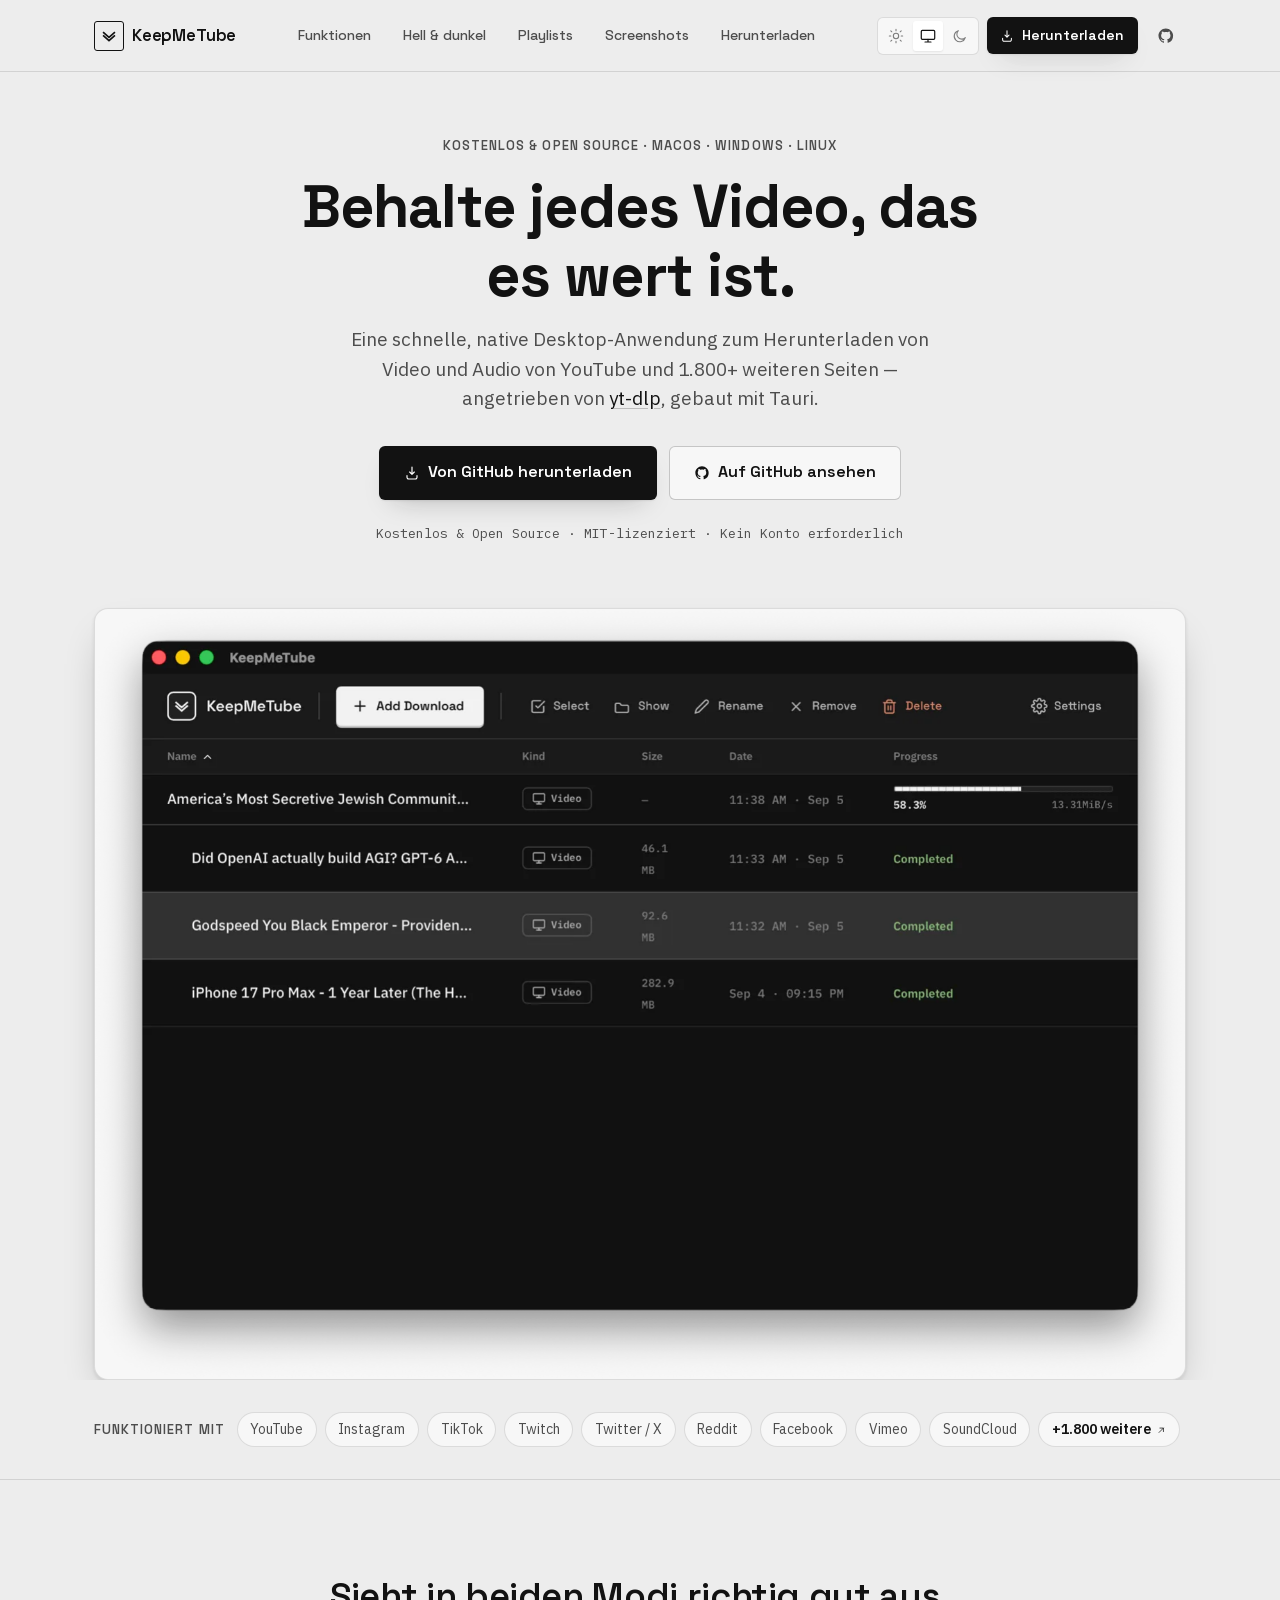
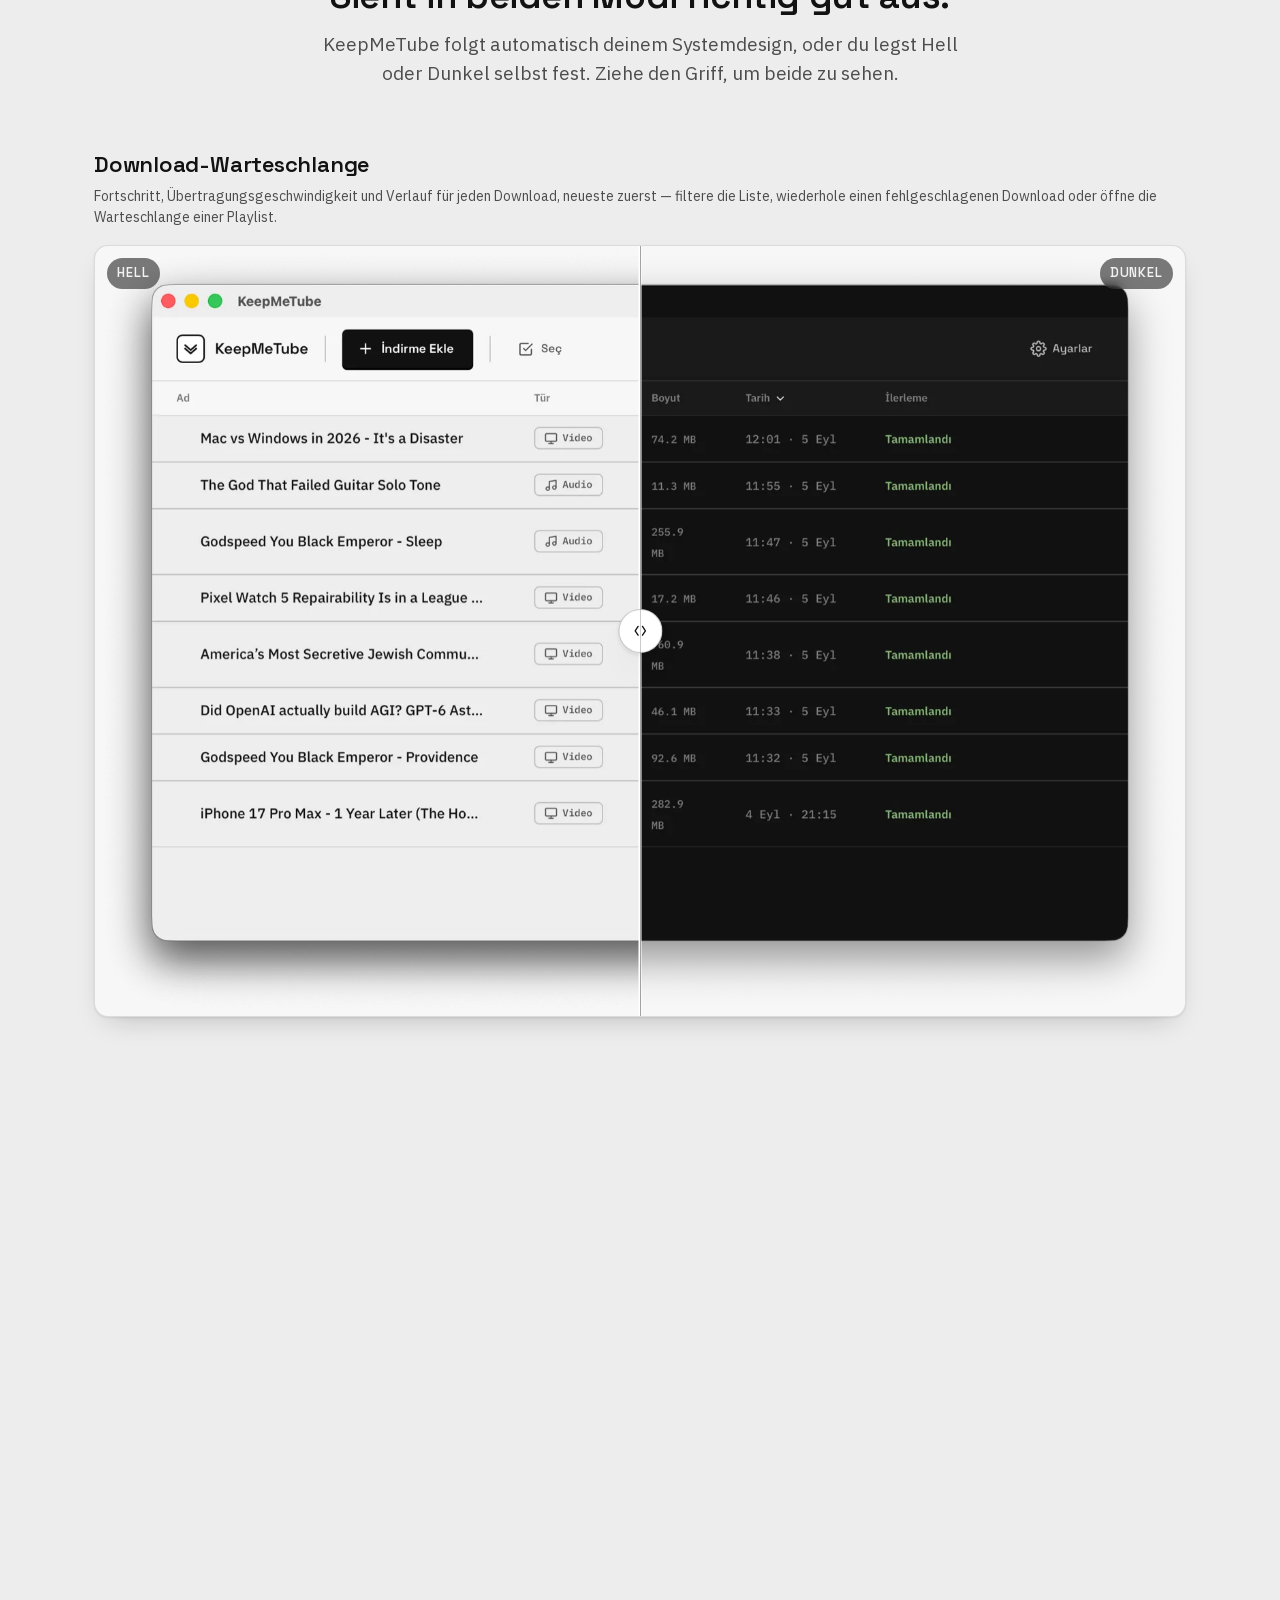
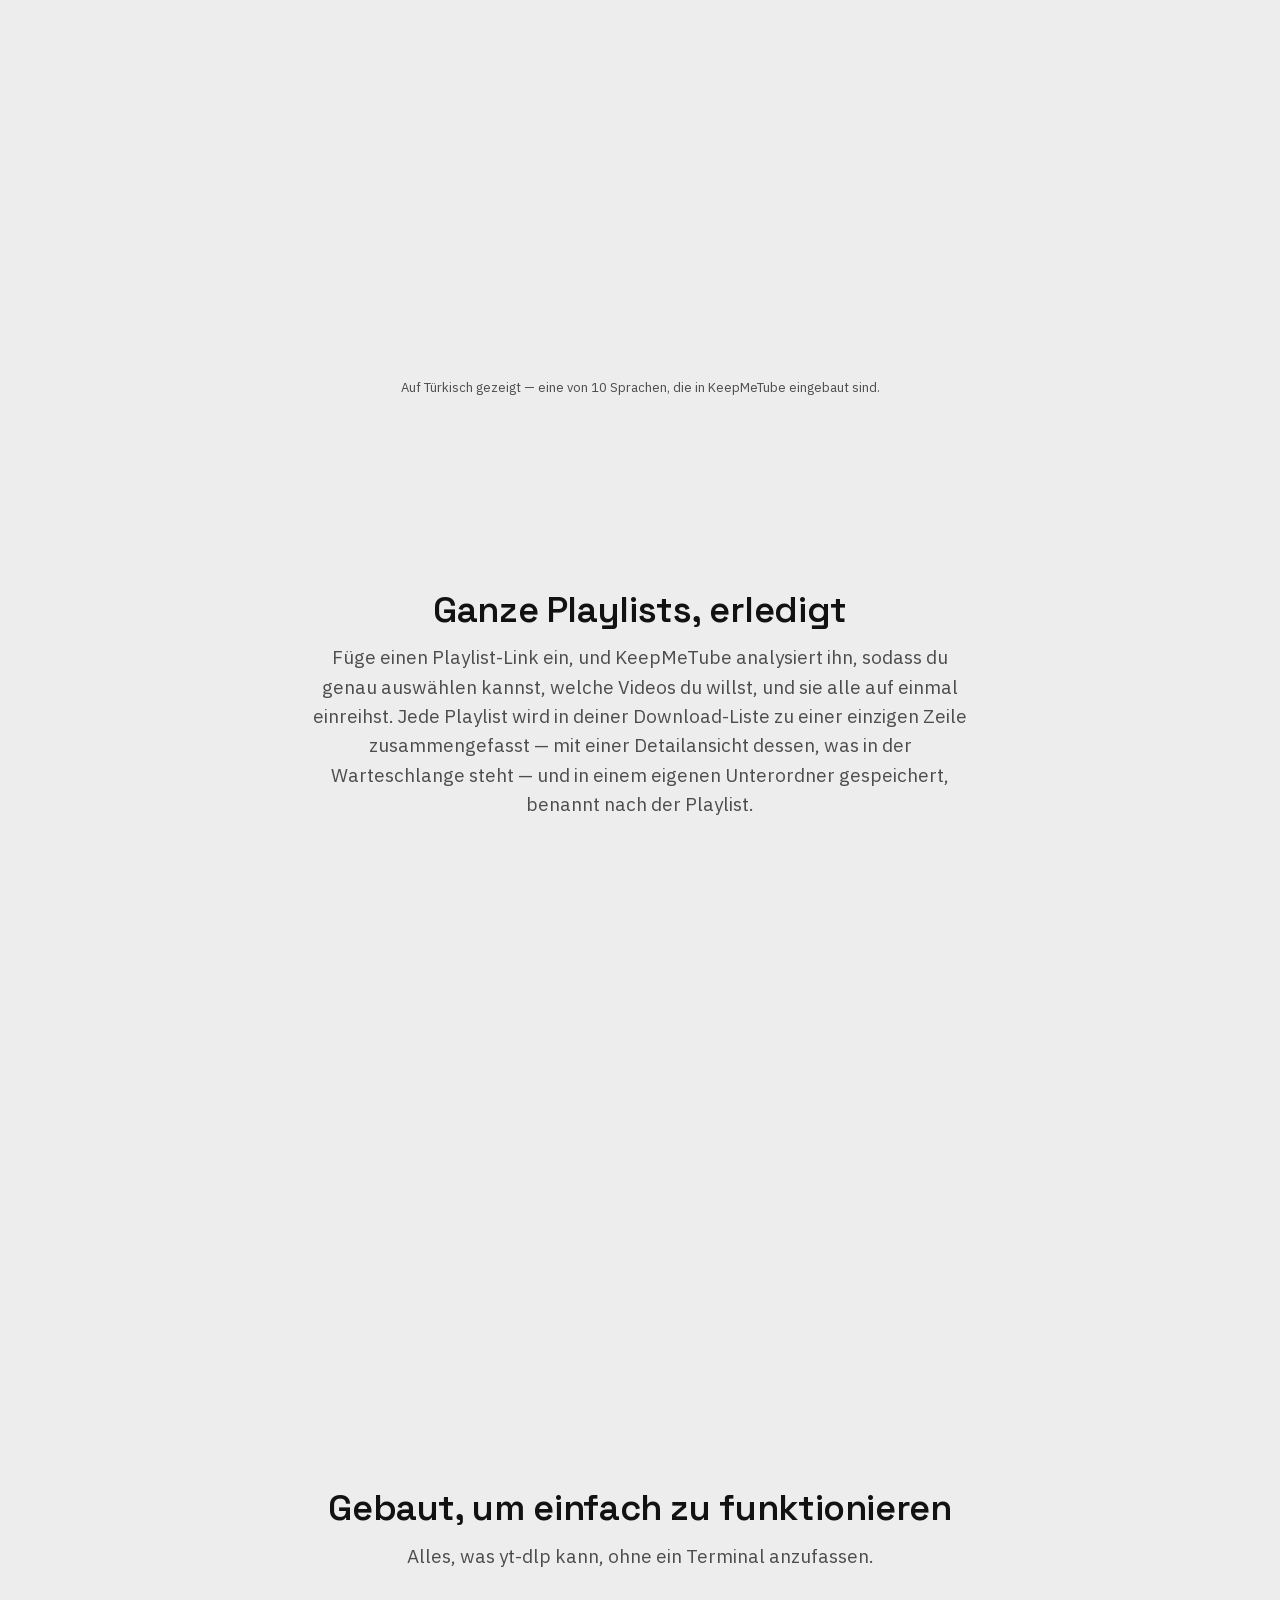
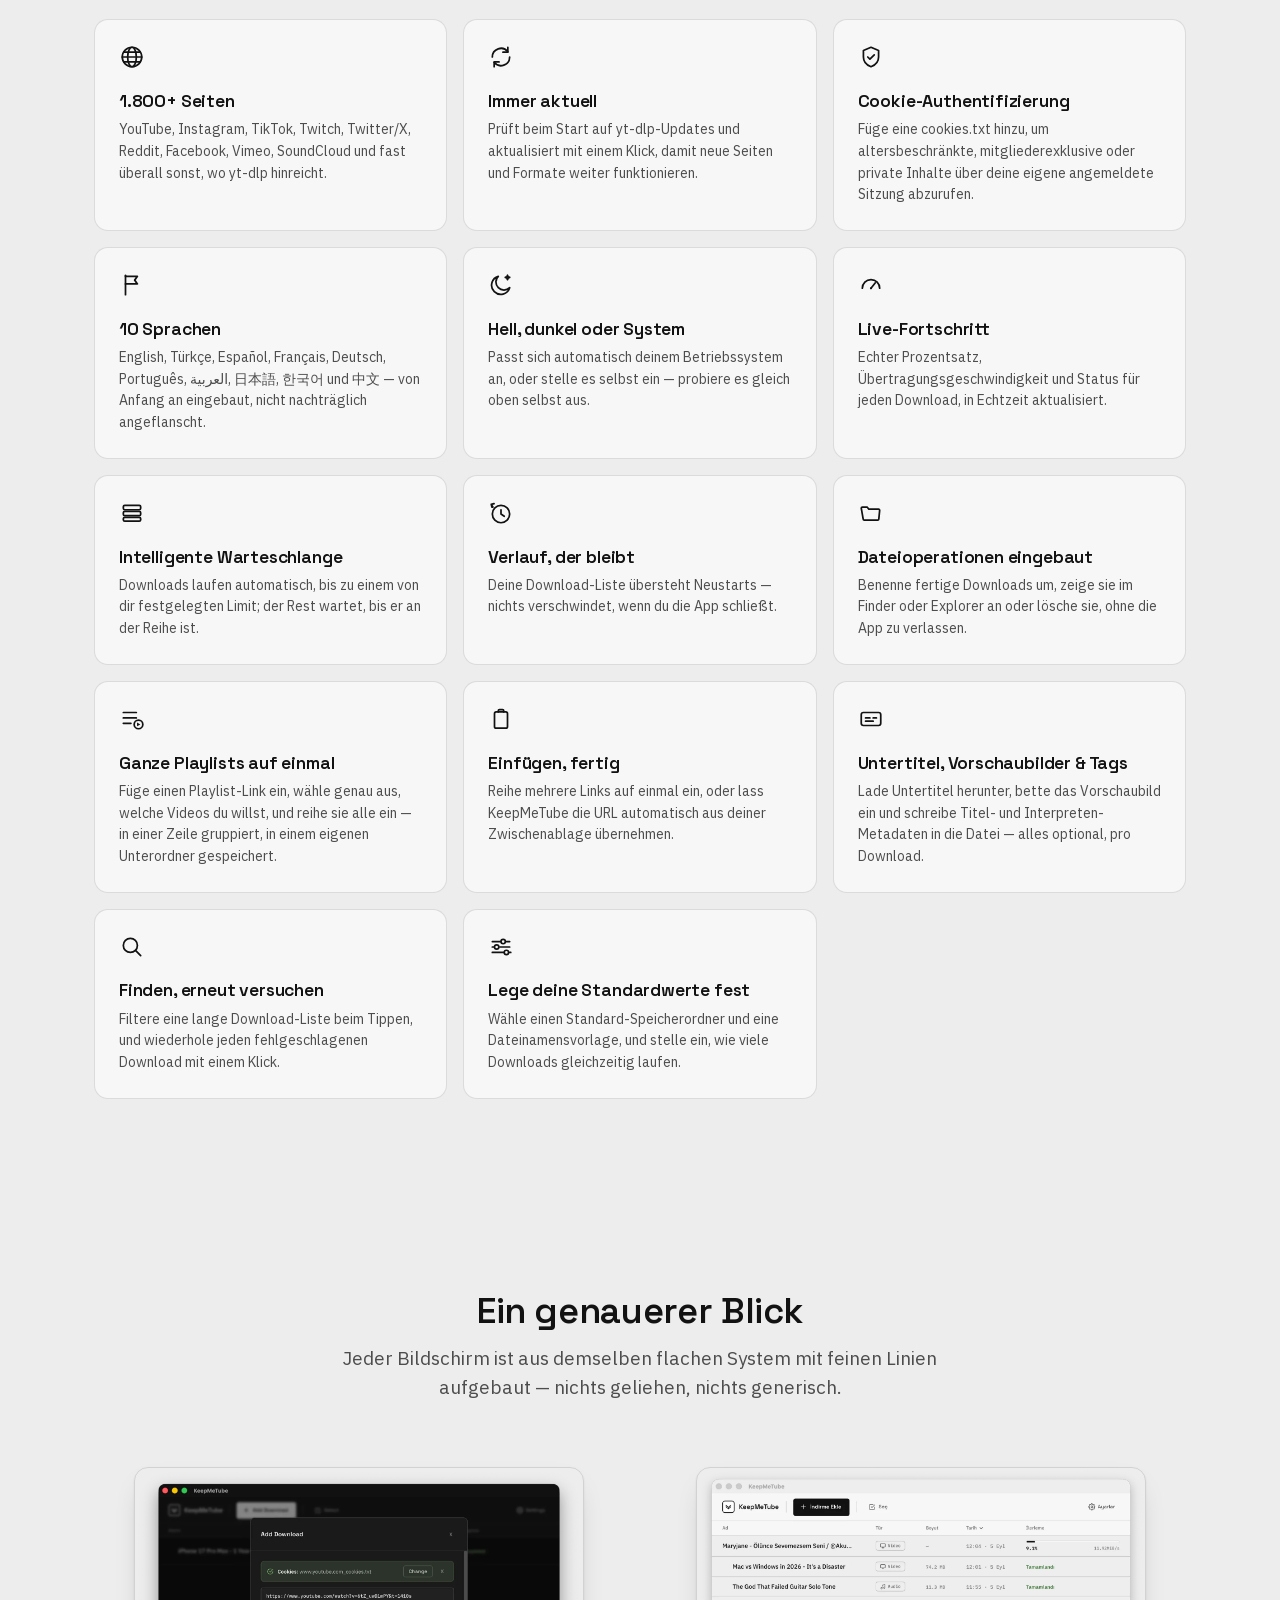
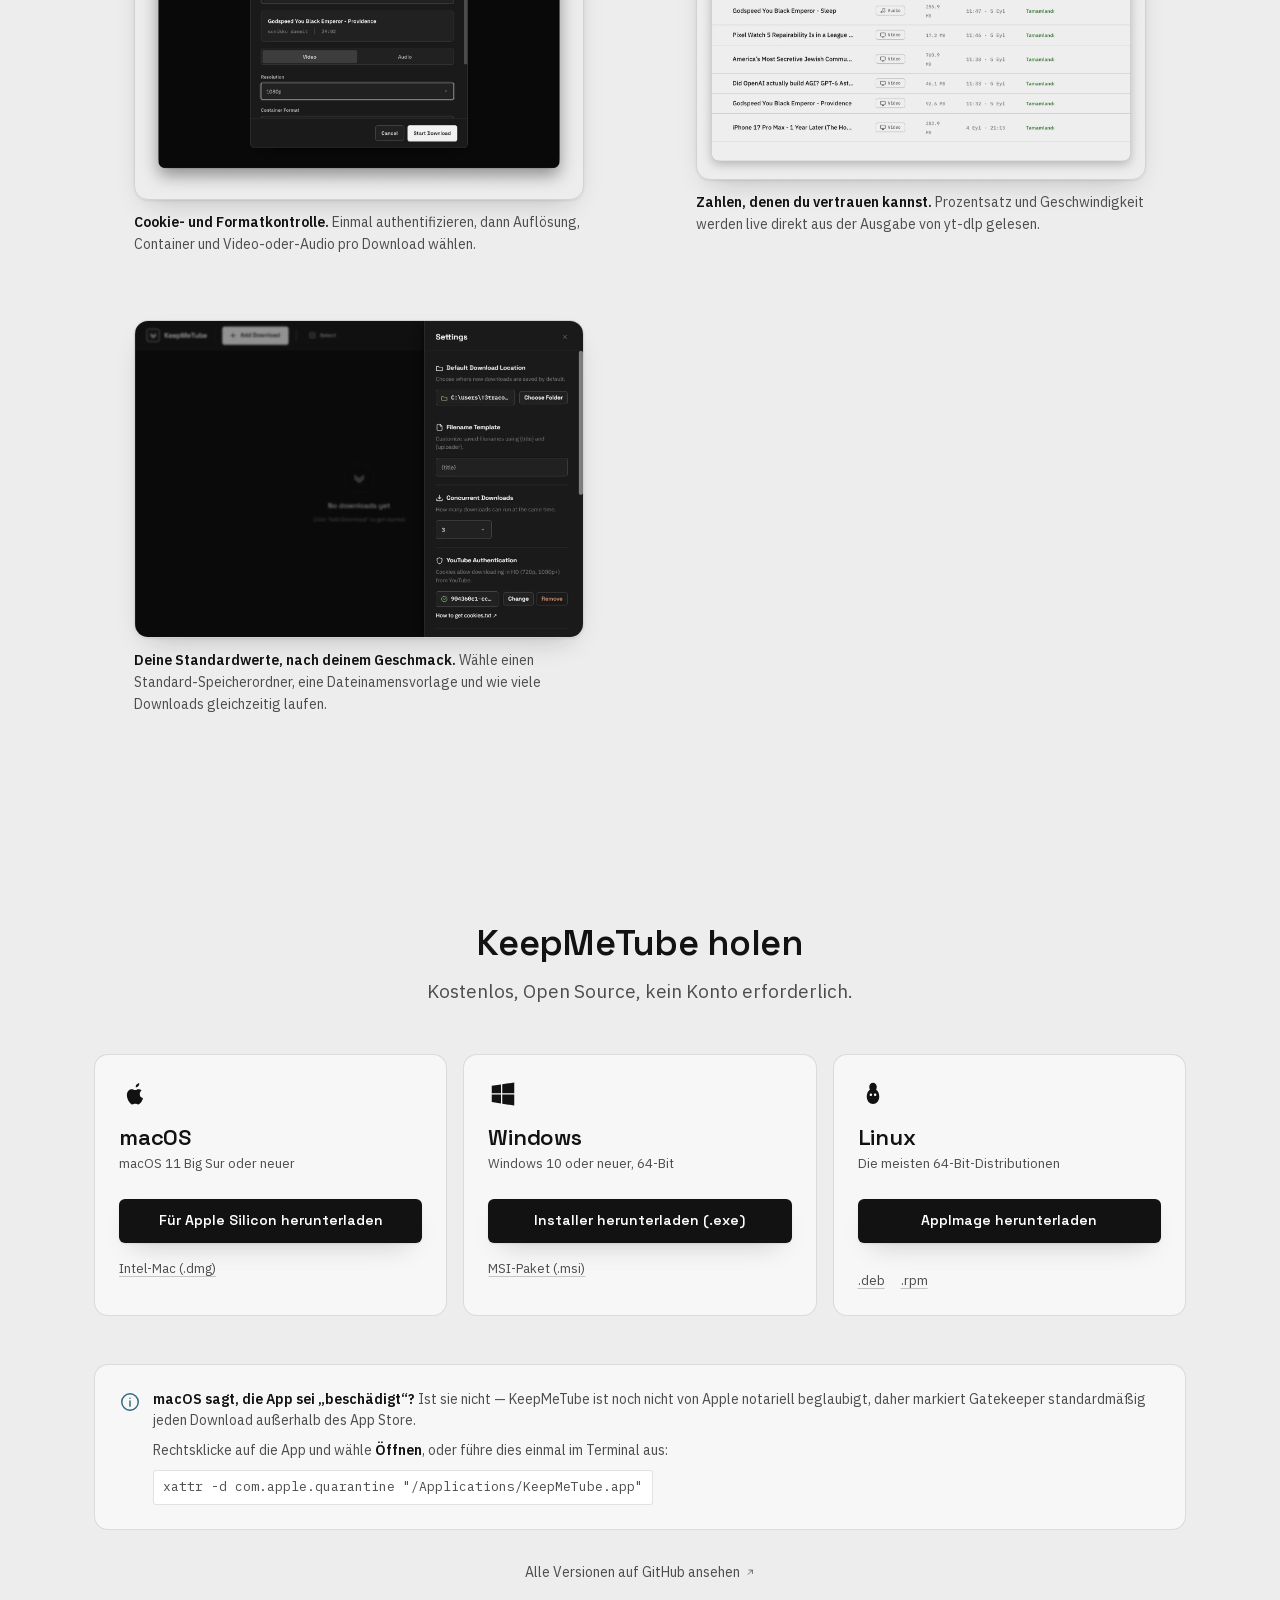
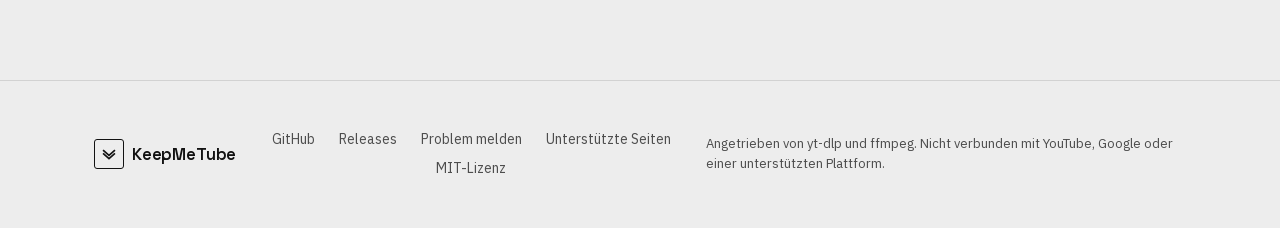
<file: de/index.html>
<!doctype html>
<html lang="de">
<head>
<meta charset="UTF-8">
<meta name="viewport" content="width=device-width, initial-scale=1">
<title>KeepMeTube — YouTube zu MP3 &amp; MP4 Downloader</title>
<meta name="description" content="Lade YouTube-Videos als MP4 oder Audio als MP3 herunter, plus 1.800+ weitere Seiten — kostenlos, Open Source und nativ unter macOS, Windows und Linux. Angetrieben von yt-dlp.">
<meta name="theme-color" content="#ededed" id="theme-color-meta">
<link rel="canonical" href="https://keepmetube.t3tracon.com.tr/de/">
<link rel="alternate" hreflang="en" href="https://keepmetube.t3tracon.com.tr/">
<link rel="alternate" hreflang="tr" href="https://keepmetube.t3tracon.com.tr/tr/">
<link rel="alternate" hreflang="es" href="https://keepmetube.t3tracon.com.tr/es/">
<link rel="alternate" hreflang="fr" href="https://keepmetube.t3tracon.com.tr/fr/">
<link rel="alternate" hreflang="de" href="https://keepmetube.t3tracon.com.tr/de/">
<link rel="alternate" hreflang="pt" href="https://keepmetube.t3tracon.com.tr/pt/">
<link rel="alternate" hreflang="ar" href="https://keepmetube.t3tracon.com.tr/ar/">
<link rel="alternate" hreflang="ja" href="https://keepmetube.t3tracon.com.tr/ja/">
<link rel="alternate" hreflang="ko" href="https://keepmetube.t3tracon.com.tr/ko/">
<link rel="alternate" hreflang="zh" href="https://keepmetube.t3tracon.com.tr/zh/">
<link rel="alternate" hreflang="x-default" href="https://keepmetube.t3tracon.com.tr/">

<link rel="icon" href="/favicon.ico" sizes="48x48">
<link rel="icon" href="/favicon.svg" type="image/svg+xml">
<link rel="icon" href="/assets/favicon-32.png" sizes="32x32" type="image/png">
<link rel="apple-touch-icon" href="/assets/apple-touch-icon.png">

<meta property="og:title" content="KeepMeTube — YouTube zu MP3 &amp; MP4 Downloader">
<meta property="og:description" content="Lade YouTube-Videos als MP4 oder Audio als MP3 herunter, plus 1.800+ weitere Seiten. Kostenlos, Open Source, macOS/Windows/Linux.">
<meta property="og:type" content="website">
<meta property="og:url" content="https://keepmetube.t3tracon.com.tr/de/">
<meta property="og:locale" content="de_DE">
<meta property="og:site_name" content="KeepMeTube">
<meta property="og:image" content="https://keepmetube.t3tracon.com.tr/assets/screenshots/list-dark-en.png">
<meta name="twitter:card" content="summary_large_image">
<meta name="twitter:title" content="KeepMeTube — YouTube zu MP3 &amp; MP4 Downloader">
<meta name="twitter:description" content="Lade YouTube-Videos als MP4 oder Audio als MP3 herunter, plus 1.800+ weitere Seiten. Kostenlos und Open Source.">
<meta name="twitter:image" content="https://keepmetube.t3tracon.com.tr/assets/screenshots/list-dark-en.png">

<script type="application/ld+json">
{
  "@context": "https://schema.org",
  "@type": "SoftwareApplication",
  "name": "KeepMeTube",
  "url": "https://keepmetube.t3tracon.com.tr/de/",
  "description": "Eine kostenlose Open-Source-Desktop-Anwendung zum Herunterladen von YouTube-Videos als MP4 oder Audio als MP3, plus 1.800+ weitere Seiten. Schnell und nativ unter macOS, Windows und Linux — angetrieben von yt-dlp.",
  "inLanguage": "de",
  "applicationCategory": "MultimediaApplication",
  "operatingSystem": "macOS, Windows, Linux",
  "offers": {
    "@type": "Offer",
    "price": "0",
    "priceCurrency": "USD"
  },
  "downloadUrl": "https://github.com/Tetracon05/KeepMeTube/releases/latest",
  "license": "https://github.com/Tetracon05/KeepMeTube/blob/main/LICENSE",
  "author": {
    "@type": "Person",
    "name": "Tetracon05",
    "url": "https://github.com/Tetracon05"
  }
}
</script>

<link rel="preload" href="/fonts/SpaceGrotesk-variable-latin.woff2" as="font" type="font/woff2" crossorigin>
<link rel="preload" href="/fonts/IBMPlexSans-variable-latin.woff2" as="font" type="font/woff2" crossorigin>
<link rel="stylesheet" href="/css/fonts.css">
<link rel="stylesheet" href="/css/style.css">
</head>
<body>

<svg aria-hidden="true" style="position:absolute; width:0; height:0; overflow:hidden;" xmlns="http://www.w3.org/2000/svg">
<defs>
<symbol id="icon-logo" viewBox="0 0 48 48" fill="none" stroke="currentColor" stroke-width="5" stroke-linecap="square" stroke-linejoin="miter">
  <path d="M8 14 L24 28 L40 14"/>
  <path d="M8 24 L24 38 L40 24"/>
</symbol>
<symbol id="icon-download" viewBox="0 0 24 24" fill="none" stroke="currentColor" stroke-width="1.75" stroke-linecap="round" stroke-linejoin="round">
  <path d="M12 3v11m0 0-3.5-3.5M12 14l3.5-3.5"/>
  <path d="M4.5 16v2.5A2.5 2.5 0 0 0 7 21h10a2.5 2.5 0 0 0 2.5-2.5V16"/>
</symbol>
<symbol id="icon-github" viewBox="0 0 24 24" fill="currentColor">
  <path fill-rule="evenodd" clip-rule="evenodd" d="M12 2C6.477 2 2 6.484 2 12.017c0 4.425 2.865 8.18 6.839 9.504.5.092.682-.217.682-.483 0-.237-.008-.868-.013-1.703-2.782.605-3.369-1.343-3.369-1.343-.454-1.158-1.11-1.466-1.11-1.466-.908-.62.069-.608.069-.608 1.003.07 1.531 1.032 1.531 1.032.892 1.53 2.341 1.088 2.91.833.092-.647.35-1.088.636-1.339-2.221-.253-4.555-1.113-4.555-4.951 0-1.093.39-1.988 1.029-2.688-.103-.253-.446-1.272.098-2.65 0 0 .84-.27 2.75 1.026A9.564 9.564 0 0 1 12 6.844c.85.004 1.705.115 2.504.337 1.909-1.296 2.747-1.027 2.747-1.027.546 1.379.202 2.398.1 2.651.64.7 1.028 1.595 1.028 2.688 0 3.848-2.339 4.695-4.566 4.943.359.309.678.919.678 1.852 0 1.336-.012 2.415-.012 2.743 0 .268.18.58.688.482A10.02 10.02 0 0 0 22 12.017C22 6.484 17.522 2 12 2Z"/>
</symbol>
<symbol id="icon-globe" viewBox="0 0 24 24" fill="none" stroke="currentColor" stroke-width="1.6" stroke-linecap="round">
  <circle cx="12" cy="12" r="9"/>
  <ellipse cx="12" cy="12" rx="4" ry="9"/>
  <path d="M3 12h18M4.5 7.5h15M4.5 16.5h15"/>
</symbol>
<symbol id="icon-refresh" viewBox="0 0 24 24" fill="none" stroke="currentColor" stroke-width="1.6" stroke-linecap="round" stroke-linejoin="round">
  <path d="M4 12a8 8 0 0 1 14.3-4.9"/>
  <path d="M20 12a8 8 0 0 1-14.3 4.9"/>
  <path d="M18.3 3v4.5h-4.5"/>
  <path d="M5.7 21v-4.5h4.5"/>
</symbol>
<symbol id="icon-shield" viewBox="0 0 24 24" fill="none" stroke="currentColor" stroke-width="1.6" stroke-linejoin="round" stroke-linecap="round">
  <path d="M12 3l7 3v6c0 4.5-3 7.5-7 9-4-1.5-7-4.5-7-9V6l7-3Z"/>
  <path d="M9 12l2 2 4-4"/>
</symbol>
<symbol id="icon-flag" viewBox="0 0 24 24" fill="none" stroke="currentColor" stroke-width="1.6" stroke-linecap="round" stroke-linejoin="round">
  <path d="M6 3v18"/>
  <path d="M6 4h11l-2.5 3.5L17 11H6"/>
</symbol>
<symbol id="icon-moon-stars" viewBox="0 0 24 24" fill="none" stroke="currentColor" stroke-width="1.6" stroke-linejoin="round" stroke-linecap="round">
  <path d="M20 14.5A8.5 8.5 0 1 1 9.5 4a6.5 6.5 0 0 0 10.5 10.5Z"/>
  <path d="M18 3l.6 1.4L20 5l-1.4.6L18 7l-.6-1.4L16 5l1.4-.6L18 3Z"/>
</symbol>
<symbol id="icon-gauge" viewBox="0 0 24 24" fill="none" stroke="currentColor" stroke-width="1.6" stroke-linecap="round" stroke-linejoin="round">
  <path d="M4 15a8 8 0 1 1 16 0"/>
  <path d="M12 15l4-5"/>
  <circle cx="12" cy="15" r="1" fill="currentColor" stroke="none"/>
</symbol>
<symbol id="icon-stack" viewBox="0 0 24 24" fill="none" stroke="currentColor" stroke-width="1.6" stroke-linejoin="round">
  <rect x="4" y="5" width="16" height="4" rx="1.3"/>
  <rect x="4" y="10.5" width="16" height="4" rx="1.3"/>
  <rect x="4" y="16" width="16" height="3.5" rx="1.3"/>
</symbol>
<symbol id="icon-history" viewBox="0 0 24 24" fill="none" stroke="currentColor" stroke-width="1.6" stroke-linecap="round" stroke-linejoin="round">
  <circle cx="12" cy="13" r="8"/>
  <path d="M12 9v4l3 2"/>
  <path d="M4.5 6.5 3 4m0 0 2.6-.6M3 4l.6 2.6"/>
</symbol>
<symbol id="icon-folder" viewBox="0 0 24 24" fill="none" stroke="currentColor" stroke-width="1.6" stroke-linejoin="round" stroke-linecap="round">
  <path d="M3 7.5a1 1 0 0 1 1-1h4.4l1.6 2H19a1 1 0 0 1 1 1.1l-.8 8.1a1 1 0 0 1-1 .9H5.8a1 1 0 0 1-1-.9L3 7.5Z"/>
</symbol>
<symbol id="icon-sun" viewBox="0 0 24 24" fill="none" stroke="currentColor" stroke-width="1.6" stroke-linecap="round">
  <circle cx="12" cy="12" r="4"/>
  <path d="M12 2v2.2M12 19.8V22M4.2 4.2l1.5 1.5M18.3 18.3l1.5 1.5M2 12h2.2M19.8 12H22M4.2 19.8l1.5-1.5M18.3 5.7l1.5-1.5"/>
</symbol>
<symbol id="icon-monitor" viewBox="0 0 24 24" fill="none" stroke="currentColor" stroke-width="1.6" stroke-linecap="round" stroke-linejoin="round">
  <rect x="3" y="4.5" width="18" height="12" rx="1.4"/>
  <path d="M8 20h8M12 16.5V20"/>
</symbol>
<symbol id="icon-moon" viewBox="0 0 24 24" fill="none" stroke="currentColor" stroke-width="1.6" stroke-linejoin="round">
  <path d="M20 14.5A8.5 8.5 0 1 1 9.5 4a6.5 6.5 0 0 0 10.5 10.5Z"/>
</symbol>
<symbol id="icon-menu" viewBox="0 0 24 24" fill="none" stroke="currentColor" stroke-width="1.6" stroke-linecap="round">
  <path d="M4 7h16M4 12h16M4 17h16"/>
</symbol>
<symbol id="icon-close" viewBox="0 0 24 24" fill="none" stroke="currentColor" stroke-width="1.6" stroke-linecap="round">
  <path d="M6 6l12 12M18 6 6 18"/>
</symbol>
<symbol id="icon-info" viewBox="0 0 24 24" fill="none" stroke="currentColor" stroke-width="1.6" stroke-linecap="round">
  <circle cx="12" cy="12" r="9"/>
  <path d="M12 11v5.5M12 7.8v.01"/>
</symbol>
<symbol id="icon-apple" viewBox="0 0 24 24" fill="currentColor">
  <path d="M15.6 8.1c-1 0-1.9.6-2.6.6-.7 0-1.7-.6-2.7-.6-1.9 0-4 1.6-4 4.7 0 3.5 2.6 7.5 4.4 7.5.8 0 1.2-.5 2.3-.5s1.4.5 2.3.5c1.5 0 3.8-3.1 3.8-5.1-1.6-.4-2.5-1.7-2.5-3.3 0-1.3.8-2.4 1.5-2.8-.7-.7-1.6-1-2.5-1Z"/>
  <path d="M14.1 4.4c.5-.6 1.4-1.1 2.1-1.1.1.9-.2 1.7-.7 2.3-.5.6-1.4 1.1-2.1 1-.1-.8.2-1.6.7-2.2Z"/>
</symbol>
<symbol id="icon-windows" viewBox="0 0 24 24" fill="currentColor">
  <path d="M3 5.4 10.4 4.3V11.3H3zM11.4 4.2 21 2.8V11.3H11.4zM3 12.3H10.4V19.5L3 18.4zM11.4 12.3H21V21.2L11.4 19.8Z"/>
</symbol>
<symbol id="icon-linux" viewBox="0 0 24 24" fill="currentColor">
  <path d="M12 3c-1.7 0-3 1.5-3 3.3 0 .8.2 1.5.6 2.1C8.1 9.4 7 11.5 7 14c0 3.6 2.2 6 5 6s5-2.4 5-6c0-2.5-1.1-4.6-2.6-5.6.4-.6.6-1.3.6-2.1C15 4.5 13.7 3 12 3Z"/>
  <circle cx="10.3" cy="12.6" r="1" fill="var(--bg-2)"/>
  <circle cx="13.7" cy="12.6" r="1" fill="var(--bg-2)"/>
</symbol>
<symbol id="icon-external" viewBox="0 0 24 24" fill="none" stroke="currentColor" stroke-width="1.7" stroke-linecap="round" stroke-linejoin="round">
  <path d="M7 17 17 7"/>
  <path d="M9 7h8v8"/>
</symbol>
<symbol id="icon-arrow-right" viewBox="0 0 24 24" fill="none" stroke="currentColor" stroke-width="1.7" stroke-linecap="round" stroke-linejoin="round">
  <path d="M4 12h16M13 6l6 6-6 6"/>
</symbol>
<symbol id="icon-drag" viewBox="0 0 24 24" fill="none" stroke="currentColor" stroke-width="1.8" stroke-linecap="round" stroke-linejoin="round">
  <path d="M9 6 5 12l4 6M15 6l4 6-4 6"/>
</symbol>
<symbol id="icon-playlist" viewBox="0 0 24 24" fill="none" stroke="currentColor" stroke-width="1.6" stroke-linecap="round" stroke-linejoin="round">
  <path d="M4 6h12M4 11h12M4 16h7"/>
  <circle cx="18" cy="17" r="4"/>
  <path d="M16.7 15.3v3.4l3-1.7-3-1.7Z" fill="currentColor" stroke="none"/>
</symbol>
<symbol id="icon-clipboard" viewBox="0 0 24 24" fill="none" stroke="currentColor" stroke-width="1.6" stroke-linecap="round" stroke-linejoin="round">
  <rect x="6" y="5.5" width="12" height="15" rx="1.6"/>
  <path d="M9.5 5.5V4.3a1 1 0 0 1 1-1h3a1 1 0 0 1 1 1V5.5"/>
</symbol>
<symbol id="icon-captions" viewBox="0 0 24 24" fill="none" stroke="currentColor" stroke-width="1.6" stroke-linecap="round" stroke-linejoin="round">
  <rect x="3" y="6" width="18" height="12" rx="2"/>
  <path d="M7 11h4M7 14h7M14 11h3"/>
</symbol>
<symbol id="icon-search" viewBox="0 0 24 24" fill="none" stroke="currentColor" stroke-width="1.6" stroke-linecap="round" stroke-linejoin="round">
  <circle cx="10.5" cy="10.5" r="6.5"/>
  <path d="M20 20l-4.8-4.8"/>
</symbol>
<symbol id="icon-sliders" viewBox="0 0 24 24" fill="none" stroke="currentColor" stroke-width="1.6" stroke-linecap="round" stroke-linejoin="round">
  <path d="M4 7h10M17 7h3M4 12h4M11 12h9M4 17h13M20 17h1"/>
  <circle cx="14" cy="7" r="2" fill="var(--bg-1)"/>
  <circle cx="8" cy="12" r="2" fill="var(--bg-1)"/>
  <circle cx="17" cy="17" r="2" fill="var(--bg-1)"/>
</symbol>
</defs>
</svg>

<a class="skip-link" href="#main">Zum Inhalt springen</a>

<header class="site-header">
  <div class="wrap site-header__inner">
    <a href="#top" class="brand">
      <span class="logo-mark" aria-hidden="true"><svg class="icon"><use href="#icon-logo"></use></svg></span>
      <span class="brand-wordmark">KeepMeTube</span>
    </a>

    <nav class="site-nav" aria-label="Primary">
      <a href="#features">Funktionen</a>
      <a href="#compare">Hell &amp; dunkel</a>
      <a href="#playlists">Playlists</a>
      <a href="#screenshots">Screenshots</a>
      <a href="#download">Herunterladen</a>
    </nav>

    <div class="header-actions">
      <div class="theme-switch header-theme-switch" role="radiogroup" aria-label="Theme" data-theme-switch>
        <button type="button" role="radio" data-theme-choice="light" aria-label="Helles Design" aria-checked="false"><svg class="icon" aria-hidden="true"><use href="#icon-sun"></use></svg></button>
        <button type="button" role="radio" data-theme-choice="system" aria-label="Systemeinstellung übernehmen" aria-checked="false"><svg class="icon" aria-hidden="true"><use href="#icon-monitor"></use></svg></button>
        <button type="button" role="radio" data-theme-choice="dark" aria-label="Dunkles Design" aria-checked="false"><svg class="icon" aria-hidden="true"><use href="#icon-moon"></use></svg></button>
      </div>

      <a href="https://github.com/Tetracon05/KeepMeTube/releases/latest" class="btn btn--primary btn--sm nav-download" data-download-cta>
        <svg class="icon" aria-hidden="true"><use href="#icon-download"></use></svg>
        <span>Herunterladen</span>
      </a>

      <a href="https://github.com/Tetracon05/KeepMeTube" class="icon-btn nav-github" aria-label="Quellcode auf GitHub ansehen">
        <svg class="icon" aria-hidden="true"><use href="#icon-github"></use></svg>
      </a>

      <button type="button" class="icon-btn menu-toggle" data-menu-toggle aria-expanded="false" aria-controls="mobile-nav" aria-label="Menü öffnen">
        <svg class="icon" aria-hidden="true"><use href="#icon-menu"></use></svg>
      </button>
    </div>
  </div>
</header>

<div class="mobile-nav" id="mobile-nav" data-mobile-nav hidden>
  <a href="#features">Funktionen</a>
  <a href="#compare">Hell &amp; dunkel</a>
  <a href="#playlists">Playlists</a>
  <a href="#screenshots">Screenshots</a>
  <a href="#download">Herunterladen</a>
  <a href="https://github.com/Tetracon05/KeepMeTube">GitHub</a>
  <div class="theme-switch mobile-nav__theme-switch" role="radiogroup" aria-label="Theme" data-theme-switch>
    <button type="button" role="radio" data-theme-choice="light" aria-label="Helles Design" aria-checked="false"><svg class="icon" aria-hidden="true"><use href="#icon-sun"></use></svg></button>
    <button type="button" role="radio" data-theme-choice="system" aria-label="Systemeinstellung übernehmen" aria-checked="false"><svg class="icon" aria-hidden="true"><use href="#icon-monitor"></use></svg></button>
    <button type="button" role="radio" data-theme-choice="dark" aria-label="Dunkles Design" aria-checked="false"><svg class="icon" aria-hidden="true"><use href="#icon-moon"></use></svg></button>
  </div>
</div>

<main id="main">

  <section class="hero" id="top">
    <div class="wrap hero__inner">
      <p class="eyebrow">Kostenlos &amp; Open Source · macOS · Windows · Linux</p>
      <h1>Behalte jedes Video, das es wert ist.</h1>
      <p class="hero__lead">Eine schnelle, native Desktop-Anwendung zum Herunterladen von Video und Audio von YouTube und 1.800+ weiteren Seiten — angetrieben von <a href="https://github.com/yt-dlp/yt-dlp">yt-dlp</a>, gebaut mit Tauri.</p>
      <div class="hero__ctas">
        <a href="https://github.com/Tetracon05/KeepMeTube/releases/latest" class="btn btn--primary btn--lg" data-download-cta>
          <svg class="icon" aria-hidden="true"><use href="#icon-download"></use></svg>
          <span data-download-label>Für Mac herunterladen</span>
        </a>
        <a href="https://github.com/Tetracon05/KeepMeTube" class="btn btn--ghost btn--lg">
          <svg class="icon" aria-hidden="true"><use href="#icon-github"></use></svg>
          Auf GitHub ansehen
        </a>
      </div>
      <p class="hero__meta"><span data-version-badge>Kostenlos &amp; Open Source</span> · MIT-lizenziert · Kein Konto erforderlich</p>
    </div>

    <div class="hero__shot wrap">
      <figure class="shot-frame reveal">
        <picture>
          <source srcset="/assets/screenshots/list-dark-en.webp" type="image/webp">
          <img src="/assets/screenshots/list-dark-en.png" alt="KeepMeTube-Downloadmanager mit einer Liste abgeschlossener und laufender Downloads mit Spalten für Größe, Datum und Fortschritt" width="1600" height="1131" loading="eager">
        </picture>
      </figure>
    </div>
  </section>

  <section class="platform-strip" aria-label="Supported platforms">
    <div class="wrap platform-strip__inner reveal">
      <p class="platform-strip__label">Funktioniert mit</p>
      <ul class="platform-pills">
        <li>YouTube</li>
        <li>Instagram</li>
        <li>TikTok</li>
        <li>Twitch</li>
        <li>Twitter&nbsp;/&nbsp;X</li>
        <li>Reddit</li>
        <li>Facebook</li>
        <li>Vimeo</li>
        <li>SoundCloud</li>
        <li><a href="https://github.com/yt-dlp/yt-dlp/blob/master/supportedsites.md">+1.800 weitere<svg class="icon icon--xs" aria-hidden="true"><use href="#icon-external"></use></svg></a></li>
      </ul>
    </div>
  </section>

  <section class="compare-section" id="compare">
    <div class="wrap">
      <h2>Sieht in beiden Modi richtig gut aus.</h2>
      <p class="section-lead">KeepMeTube folgt automatisch deinem Systemdesign, oder du legst Hell oder Dunkel selbst fest. Ziehe den Griff, um beide zu sehen.</p>

      <div class="compare-block reveal">
        <div class="compare-block__head">
          <h3>Download-Warteschlange</h3>
          <p>Fortschritt, Übertragungsgeschwindigkeit und Verlauf für jeden Download, neueste zuerst — filtere die Liste, wiederhole einen fehlgeschlagenen Download oder öffne die Warteschlange einer Playlist.</p>
        </div>
        <div class="compare" data-compare>
          <div class="compare__frame" data-compare-frame style="aspect-ratio: 1600 / 1131;">
            <picture>
              <source srcset="/assets/screenshots/queue-dark.webp" type="image/webp">
              <img class="compare__img" src="/assets/screenshots/queue-dark.png" alt="KeepMeTube-Download-Warteschlange im dunklen Modus" width="1600" height="1131" loading="lazy">
            </picture>
            <picture>
              <source srcset="/assets/screenshots/queue-light.webp" type="image/webp">
              <img class="compare__img compare__img--top" src="/assets/screenshots/queue-light.png" alt="Dieselbe Download-Warteschlange im hellen Modus" width="1600" height="1131" loading="lazy">
            </picture>
            <span class="compare__tag compare__tag--left" aria-hidden="true">Hell</span>
            <span class="compare__tag compare__tag--right" aria-hidden="true">Dunkel</span>
            <div class="compare__handle" data-compare-handle role="slider" tabindex="0"
                 aria-label="Ziehen, um hellen und dunklen Modus der Download-Warteschlange zu vergleichen"
                 aria-valuemin="0" aria-valuemax="100" aria-valuenow="50" aria-orientation="horizontal">
              <span class="compare__grip"><svg class="icon" aria-hidden="true"><use href="#icon-drag"></use></svg></span>
            </div>
          </div>
        </div>
      </div>

      <div class="compare-block reveal">
        <div class="compare-block__head">
          <h3>Download hinzufügen</h3>
          <p>Wähle eine Auflösung und einen Container, dann füge Cookies für altersbeschränkte oder mitgliederexklusive Inhalte hinzu. Füge einen Link oder mehrere ein — das Feld kann sich sogar automatisch aus deiner Zwischenablage füllen.</p>
        </div>
        <div class="compare" data-compare>
          <div class="compare__frame" data-compare-frame style="aspect-ratio: 1600 / 1131;">
            <picture>
              <source srcset="/assets/screenshots/modal-dark.webp" type="image/webp">
              <img class="compare__img" src="/assets/screenshots/modal-dark.png" alt="KeepMeTube-Dialog zum Hinzufügen eines Downloads im dunklen Modus, mit Cookie-Authentifizierung und Auflösungsoptionen" width="1600" height="1131" loading="lazy">
            </picture>
            <picture>
              <source srcset="/assets/screenshots/modal-light.webp" type="image/webp">
              <img class="compare__img compare__img--top" src="/assets/screenshots/modal-light.png" alt="Derselbe Dialog zum Hinzufügen eines Downloads im hellen Modus" width="1600" height="1131" loading="lazy">
            </picture>
            <span class="compare__tag compare__tag--left" aria-hidden="true">Hell</span>
            <span class="compare__tag compare__tag--right" aria-hidden="true">Dunkel</span>
            <div class="compare__handle" data-compare-handle role="slider" tabindex="0"
                 aria-label="Ziehen, um hellen und dunklen Modus des Download-hinzufügen-Dialogs zu vergleichen"
                 aria-valuemin="0" aria-valuemax="100" aria-valuenow="50" aria-orientation="horizontal">
              <span class="compare__grip"><svg class="icon" aria-hidden="true"><use href="#icon-drag"></use></svg></span>
            </div>
          </div>
        </div>
      </div>

      <p class="compare-note">Auf Türkisch gezeigt — eine von 10 Sprachen, die in KeepMeTube eingebaut sind.</p>
    </div>
  </section>

  <section class="showcase" id="playlists">
    <div class="wrap">
      <h2>Ganze Playlists, erledigt</h2>
      <p class="section-lead">Füge einen Playlist-Link ein, und KeepMeTube analysiert ihn, sodass du genau auswählen kannst, welche Videos du willst, und sie alle auf einmal einreihst. Jede Playlist wird in deiner Download-Liste zu einer einzigen Zeile zusammengefasst — mit einer Detailansicht dessen, was in der Warteschlange steht — und in einem eigenen Unterordner gespeichert, benannt nach der Playlist.</p>

      <div class="showcase-grid">
        <figure class="showcase-item reveal">
          <picture>
            <source srcset="/assets/screenshots/playlist-picker-dark.webp" type="image/webp">
            <img src="/assets/screenshots/playlist-picker-dark.png" alt="Dialog zum Hinzufügen eines Downloads mit einer analysierten YouTube-Playlist namens Damnation, 8 aufgelisteten Videos, alle zum Download ausgewählt" width="1600" height="1131" loading="lazy">
          </picture>
          <figcaption><strong>Wähle, was du willst.</strong> KeepMeTube liest die gesamte Playlist aus und listet jedes Video auf — wähle alle, oder nur die, die du brauchst, bevor du sie einreihst.</figcaption>
        </figure>
        <figure class="showcase-item reveal">
          <picture>
            <source srcset="/assets/screenshots/playlist-list-dark.webp" type="image/webp">
            <img src="/assets/screenshots/playlist-list-dark.png" alt="Download-Liste, aufgeklappt in die Playlist Damnation, mit allen 8 abgeschlossenen Titeln samt einzelner Dateigröße und Fortschritt" width="1600" height="1134" loading="lazy">
          </picture>
          <figcaption><strong>Gruppiert, nicht verstreut.</strong> Playlists werden in deiner Download-Liste zu einer Zeile zusammengefasst; öffne sie, um Fortschritt und Status jedes einzelnen Titels zu sehen.</figcaption>
        </figure>
      </div>
    </div>
  </section>

  <section class="features" id="features">
    <div class="wrap">
      <h2>Gebaut, um einfach zu funktionieren</h2>
      <p class="section-lead">Alles, was yt-dlp kann, ohne ein Terminal anzufassen.</p>

      <ul class="feature-grid">
        <li class="feature-card reveal">
          <svg class="icon icon--feature" aria-hidden="true"><use href="#icon-globe"></use></svg>
          <h3>1.800+ Seiten</h3>
          <p>YouTube, Instagram, TikTok, Twitch, Twitter/X, Reddit, Facebook, Vimeo, SoundCloud und fast überall sonst, wo yt-dlp hinreicht.</p>
        </li>
        <li class="feature-card reveal">
          <svg class="icon icon--feature" aria-hidden="true"><use href="#icon-refresh"></use></svg>
          <h3>Immer aktuell</h3>
          <p>Prüft beim Start auf yt-dlp-Updates und aktualisiert mit einem Klick, damit neue Seiten und Formate weiter funktionieren.</p>
        </li>
        <li class="feature-card reveal">
          <svg class="icon icon--feature" aria-hidden="true"><use href="#icon-shield"></use></svg>
          <h3>Cookie-Authentifizierung</h3>
          <p>Füge eine cookies.txt hinzu, um altersbeschränkte, mitgliederexklusive oder private Inhalte über deine eigene angemeldete Sitzung abzurufen.</p>
        </li>
        <li class="feature-card reveal">
          <svg class="icon icon--feature" aria-hidden="true"><use href="#icon-flag"></use></svg>
          <h3>10 Sprachen</h3>
          <p>English, Türkçe, Español, Français, Deutsch, Português, العربية, 日本語, 한국어 und 中文 — von Anfang an eingebaut, nicht nachträglich angeflanscht.</p>
        </li>
        <li class="feature-card reveal">
          <svg class="icon icon--feature" aria-hidden="true"><use href="#icon-moon-stars"></use></svg>
          <h3>Hell, dunkel oder System</h3>
          <p>Passt sich automatisch deinem Betriebssystem an, oder stelle es selbst ein — probiere es gleich oben selbst aus.</p>
        </li>
        <li class="feature-card reveal">
          <svg class="icon icon--feature" aria-hidden="true"><use href="#icon-gauge"></use></svg>
          <h3>Live-Fortschritt</h3>
          <p>Echter Prozentsatz, Übertragungsgeschwindigkeit und Status für jeden Download, in Echtzeit aktualisiert.</p>
        </li>
        <li class="feature-card reveal">
          <svg class="icon icon--feature" aria-hidden="true"><use href="#icon-stack"></use></svg>
          <h3>Intelligente Warteschlange</h3>
          <p>Downloads laufen automatisch, bis zu einem von dir festgelegten Limit; der Rest wartet, bis er an der Reihe ist.</p>
        </li>
        <li class="feature-card reveal">
          <svg class="icon icon--feature" aria-hidden="true"><use href="#icon-history"></use></svg>
          <h3>Verlauf, der bleibt</h3>
          <p>Deine Download-Liste übersteht Neustarts — nichts verschwindet, wenn du die App schließt.</p>
        </li>
        <li class="feature-card reveal">
          <svg class="icon icon--feature" aria-hidden="true"><use href="#icon-folder"></use></svg>
          <h3>Dateioperationen eingebaut</h3>
          <p>Benenne fertige Downloads um, zeige sie im Finder oder Explorer an oder lösche sie, ohne die App zu verlassen.</p>
        </li>
        <li class="feature-card reveal">
          <svg class="icon icon--feature" aria-hidden="true"><use href="#icon-playlist"></use></svg>
          <h3>Ganze Playlists auf einmal</h3>
          <p>Füge einen Playlist-Link ein, wähle genau aus, welche Videos du willst, und reihe sie alle ein — in einer Zeile gruppiert, in einem eigenen Unterordner gespeichert.</p>
        </li>
        <li class="feature-card reveal">
          <svg class="icon icon--feature" aria-hidden="true"><use href="#icon-clipboard"></use></svg>
          <h3>Einfügen, fertig</h3>
          <p>Reihe mehrere Links auf einmal ein, oder lass KeepMeTube die URL automatisch aus deiner Zwischenablage übernehmen.</p>
        </li>
        <li class="feature-card reveal">
          <svg class="icon icon--feature" aria-hidden="true"><use href="#icon-captions"></use></svg>
          <h3>Untertitel, Vorschaubilder &amp; Tags</h3>
          <p>Lade Untertitel herunter, bette das Vorschaubild ein und schreibe Titel- und Interpreten-Metadaten in die Datei — alles optional, pro Download.</p>
        </li>
        <li class="feature-card reveal">
          <svg class="icon icon--feature" aria-hidden="true"><use href="#icon-search"></use></svg>
          <h3>Finden, erneut versuchen</h3>
          <p>Filtere eine lange Download-Liste beim Tippen, und wiederhole jeden fehlgeschlagenen Download mit einem Klick.</p>
        </li>
        <li class="feature-card reveal">
          <svg class="icon icon--feature" aria-hidden="true"><use href="#icon-sliders"></use></svg>
          <h3>Lege deine Standardwerte fest</h3>
          <p>Wähle einen Standard-Speicherordner und eine Dateinamensvorlage, und stelle ein, wie viele Downloads gleichzeitig laufen.</p>
        </li>
      </ul>
    </div>
  </section>

  <section class="showcase" id="screenshots">
    <div class="wrap">
      <h2>Ein genauerer Blick</h2>
      <p class="section-lead">Jeder Bildschirm ist aus demselben flachen System mit feinen Linien aufgebaut — nichts geliehen, nichts generisch.</p>

      <div class="showcase-grid">
        <figure class="showcase-item reveal">
          <picture>
            <source srcset="/assets/screenshots/modal-dark-en.webp" type="image/webp">
            <img src="/assets/screenshots/modal-dark-en.png" alt="Dialog zum Hinzufügen eines Downloads auf Englisch und im dunklen Modus, mit verbundener cookies.txt-Datei und einer 1080p-Auflösungsauswahl" width="1600" height="1183" loading="lazy">
          </picture>
          <figcaption><strong>Cookie- und Formatkontrolle.</strong> Einmal authentifizieren, dann Auflösung, Container und Video-oder-Audio pro Download wählen.</figcaption>
        </figure>
        <figure class="showcase-item reveal">
          <picture>
            <source srcset="/assets/screenshots/progress-light.webp" type="image/webp">
            <img src="/assets/screenshots/progress-light.png" alt="Download-Liste im hellen Modus mit einem aktiven Download bei 9,1 Prozent und einer Übertragungsgeschwindigkeit von 11,92 MiB pro Sekunde" width="1600" height="1111" loading="lazy">
          </picture>
          <figcaption><strong>Zahlen, denen du vertrauen kannst.</strong> Prozentsatz und Geschwindigkeit werden live direkt aus der Ausgabe von yt-dlp gelesen.</figcaption>
        </figure>
        <figure class="showcase-item reveal">
          <picture>
            <source srcset="/assets/screenshots/settings-dark.webp" type="image/webp">
            <img src="/assets/screenshots/settings-dark.png" alt="KeepMeTube-Einstellungsbereich mit Standard-Downloadort, Dateinamensvorlage und Einstellungen für gleichzeitige Downloads" width="1600" height="1131" loading="lazy">
          </picture>
          <figcaption><strong>Deine Standardwerte, nach deinem Geschmack.</strong> Wähle einen Standard-Speicherordner, eine Dateinamensvorlage und wie viele Downloads gleichzeitig laufen.</figcaption>
        </figure>
      </div>
    </div>
  </section>

  <section class="download" id="download">
    <div class="wrap">
      <h2>KeepMeTube holen</h2>
      <p class="section-lead"><span data-version-badge-2>Kostenlos, Open Source, kein Konto erforderlich.</span></p>

      <div class="platform-cards">
        <div class="platform-card reveal">
          <svg class="icon icon--platform" aria-hidden="true"><use href="#icon-apple"></use></svg>
          <h3>macOS</h3>
          <p class="platform-card__req">macOS 11 Big Sur oder neuer</p>
          <a class="btn btn--primary" data-asset="mac-primary" href="https://github.com/Tetracon05/KeepMeTube/releases/latest">
            <span data-asset-label>Für Apple Silicon herunterladen</span>
          </a>
          <a class="platform-card__alt" data-asset="mac-secondary" href="https://github.com/Tetracon05/KeepMeTube/releases/latest">Intel-Mac (.dmg)</a>
        </div>

        <div class="platform-card reveal">
          <svg class="icon icon--platform" aria-hidden="true"><use href="#icon-windows"></use></svg>
          <h3>Windows</h3>
          <p class="platform-card__req">Windows 10 oder neuer, 64-Bit</p>
          <a class="btn btn--primary" data-asset="win-primary" href="https://github.com/Tetracon05/KeepMeTube/releases/latest">
            <span data-asset-label>Installer herunterladen (.exe)</span>
          </a>
          <a class="platform-card__alt" data-asset="win-secondary" href="https://github.com/Tetracon05/KeepMeTube/releases/latest">MSI-Paket (.msi)</a>
        </div>

        <div class="platform-card reveal">
          <svg class="icon icon--platform" aria-hidden="true"><use href="#icon-linux"></use></svg>
          <h3>Linux</h3>
          <p class="platform-card__req">Die meisten 64-Bit-Distributionen</p>
          <a class="btn btn--primary" data-asset="linux-primary" href="https://github.com/Tetracon05/KeepMeTube/releases/latest">
            <span data-asset-label>AppImage herunterladen</span>
          </a>
          <span class="platform-card__alt-row">
            <a class="platform-card__alt" data-asset="linux-secondary" href="https://github.com/Tetracon05/KeepMeTube/releases/latest">.deb</a>
            <a class="platform-card__alt" data-asset="linux-tertiary" href="https://github.com/Tetracon05/KeepMeTube/releases/latest">.rpm</a>
          </span>
        </div>
      </div>

      <div class="callout reveal">
        <svg class="icon" aria-hidden="true"><use href="#icon-info"></use></svg>
        <div>
          <p><strong>macOS sagt, die App sei „beschädigt“?</strong> Ist sie nicht — KeepMeTube ist noch nicht von Apple notariell beglaubigt, daher markiert Gatekeeper standardmäßig jeden Download außerhalb des App Store.</p>
          <p>Rechtsklicke auf die App und wähle <strong>Öffnen</strong>, oder führe dies einmal im Terminal aus:</p>
          <code>xattr -d com.apple.quarantine "/Applications/KeepMeTube.app"</code>
        </div>
      </div>

      <p class="download-fallback"><a href="https://github.com/Tetracon05/KeepMeTube/releases">Alle Versionen auf GitHub ansehen<svg class="icon icon--xs" aria-hidden="true"><use href="#icon-external"></use></svg></a></p>
    </div>
  </section>

</main>

<footer class="site-footer">
  <div class="wrap footer__inner">
    <a href="#top" class="brand footer__brand">
      <span class="logo-mark" aria-hidden="true"><svg class="icon"><use href="#icon-logo"></use></svg></span>
      <span class="brand-wordmark">KeepMeTube</span>
    </a>
    <nav class="footer__links" aria-label="Footer">
      <a href="https://github.com/Tetracon05/KeepMeTube">GitHub</a>
      <a href="https://github.com/Tetracon05/KeepMeTube/releases">Releases</a>
      <a href="https://github.com/Tetracon05/KeepMeTube/issues">Problem melden</a>
      <a href="https://github.com/yt-dlp/yt-dlp/blob/master/supportedsites.md">Unterstützte Seiten</a>
      <a href="https://github.com/Tetracon05/KeepMeTube/blob/main/LICENSE">MIT-Lizenz</a>
    </nav>
    <p class="footer__fine">Angetrieben von yt-dlp und ffmpeg. Nicht verbunden mit YouTube, Google oder einer unterstützten Plattform.</p>
  </div>
</footer>

<script src="/js/main.js"></script>
</body>
</html>
</file>
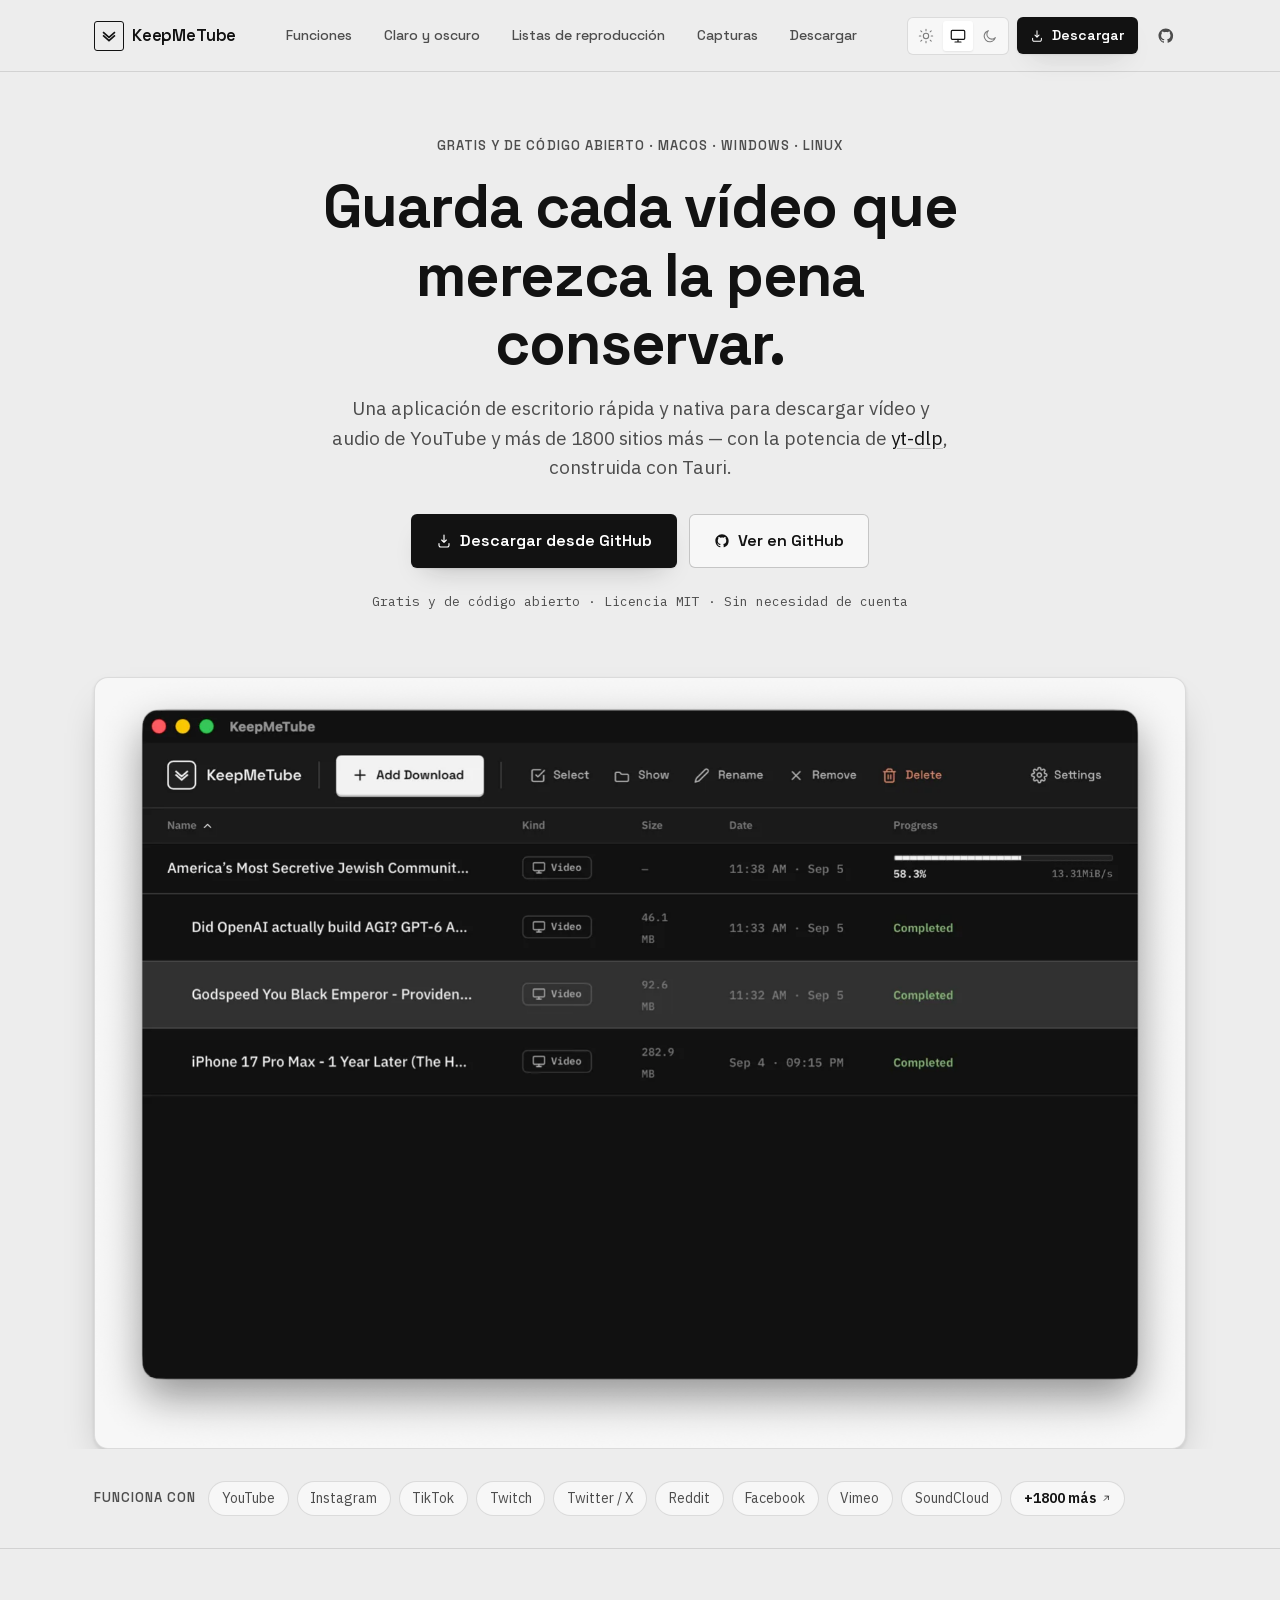
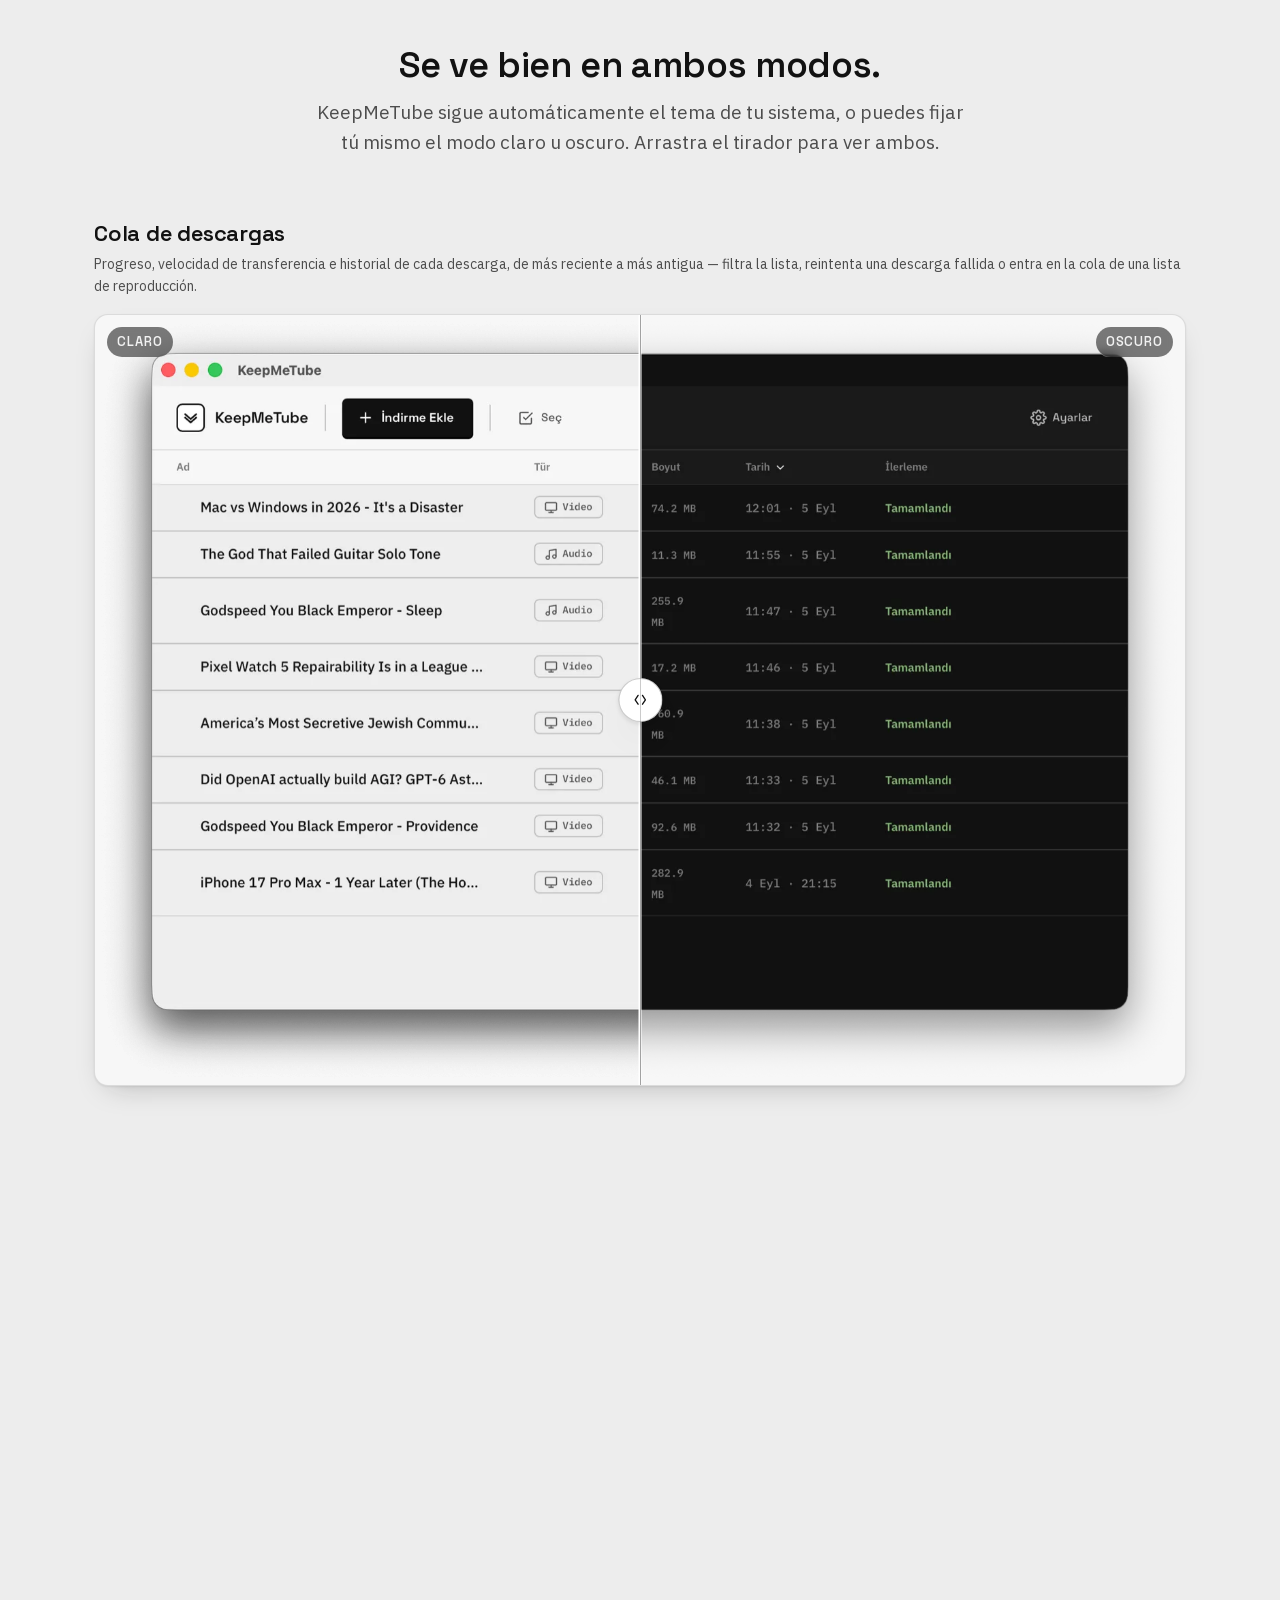
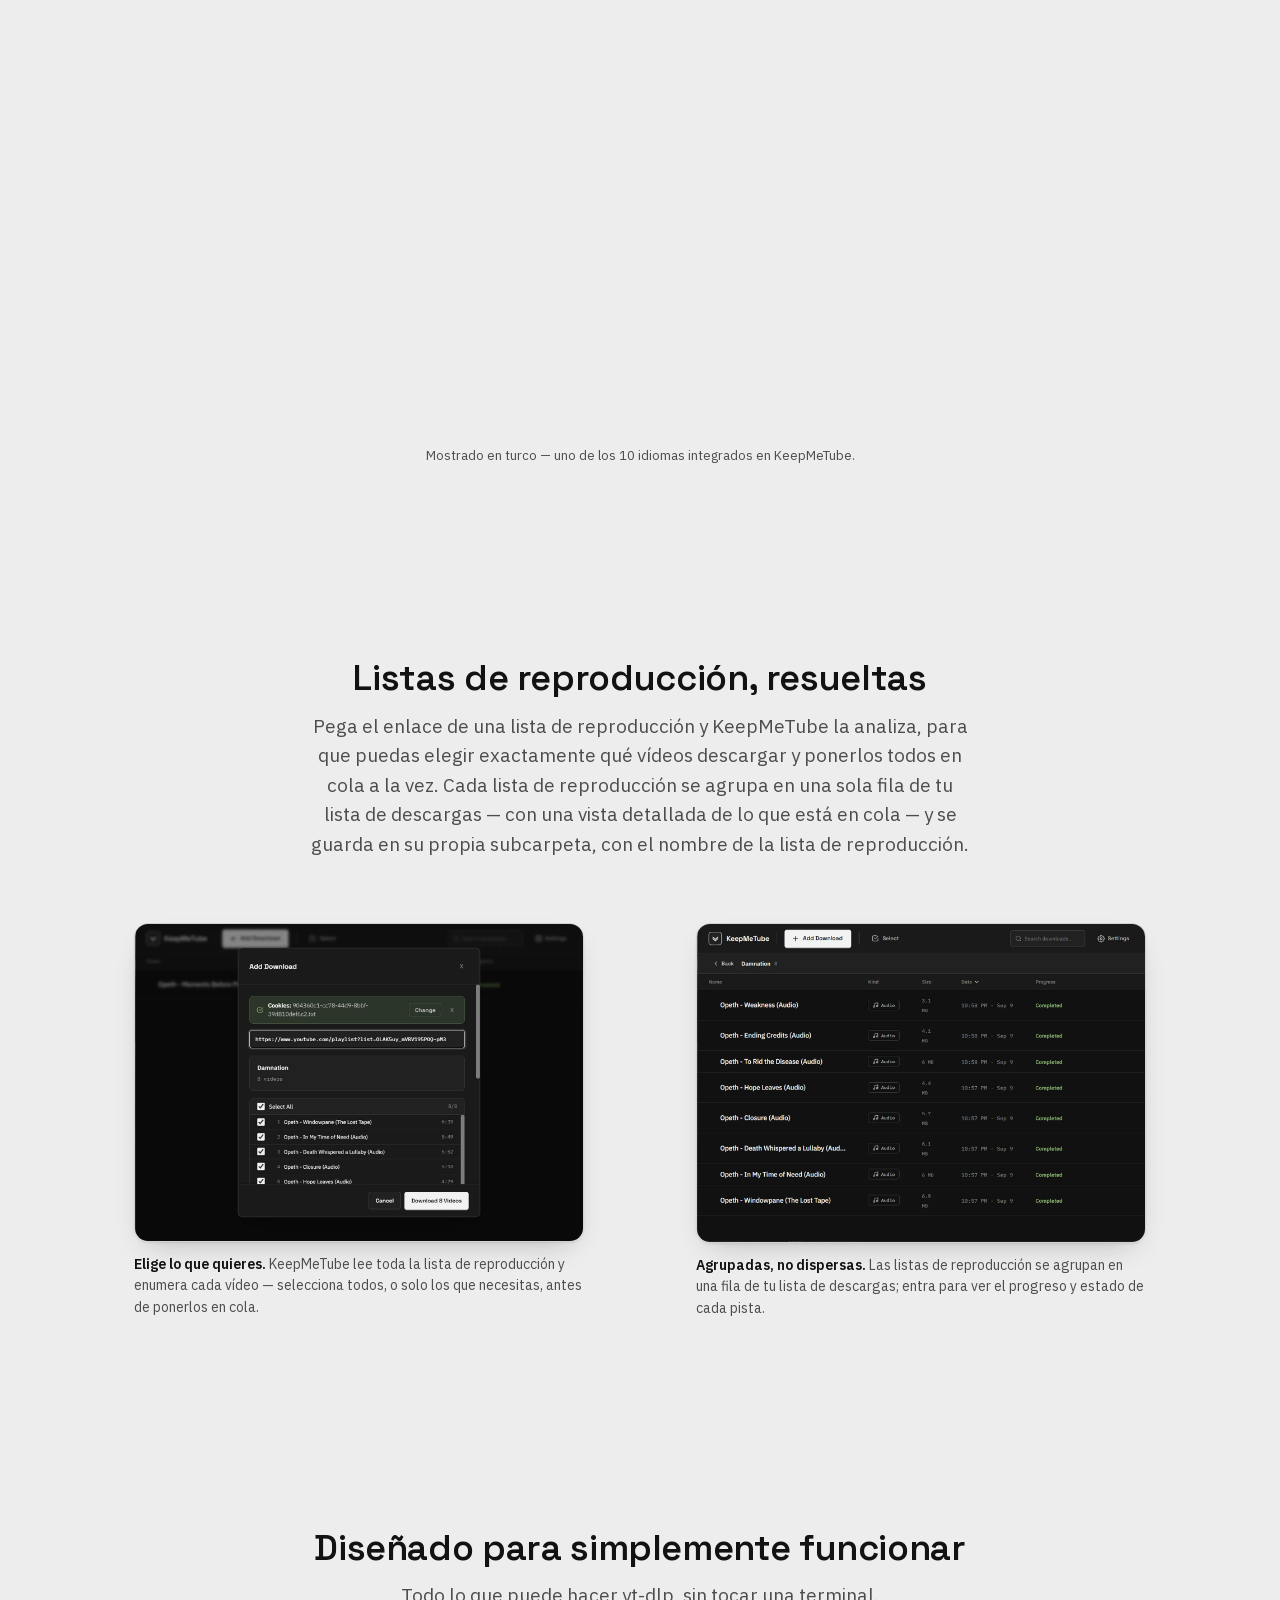
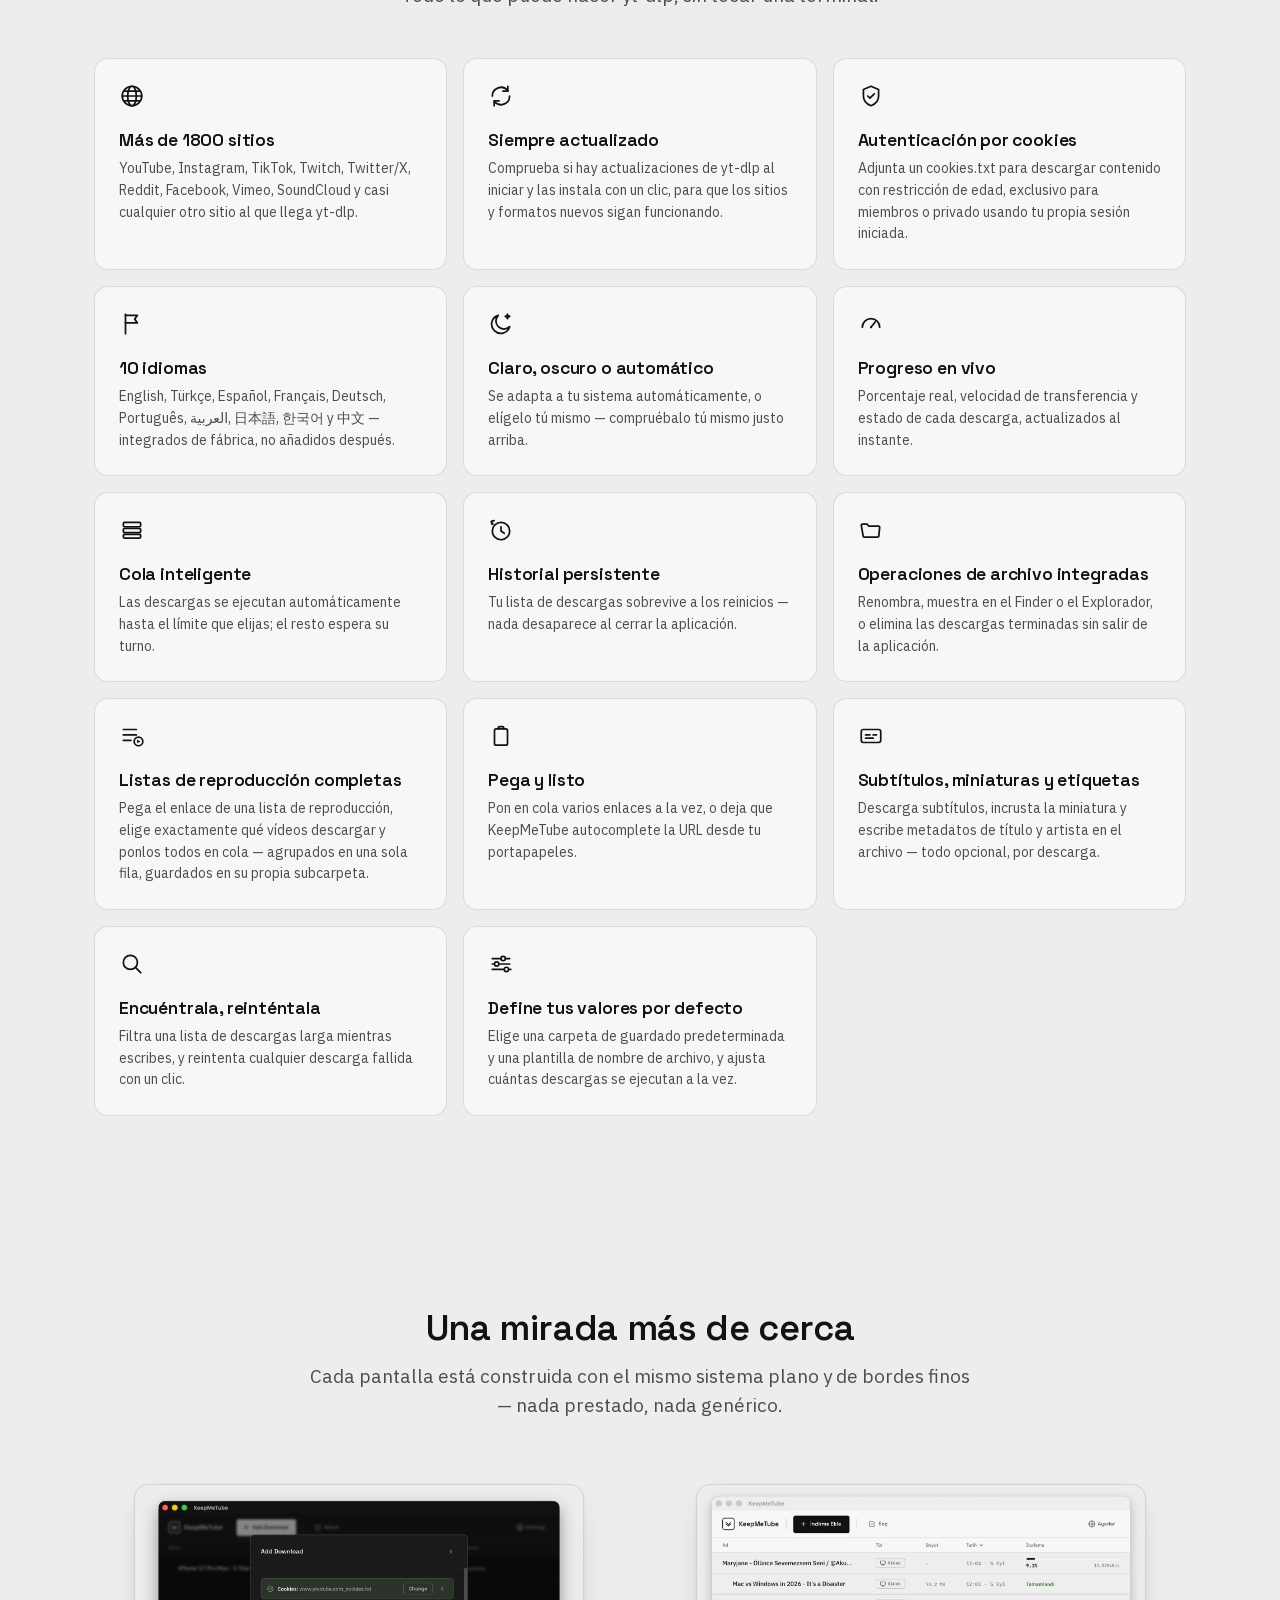
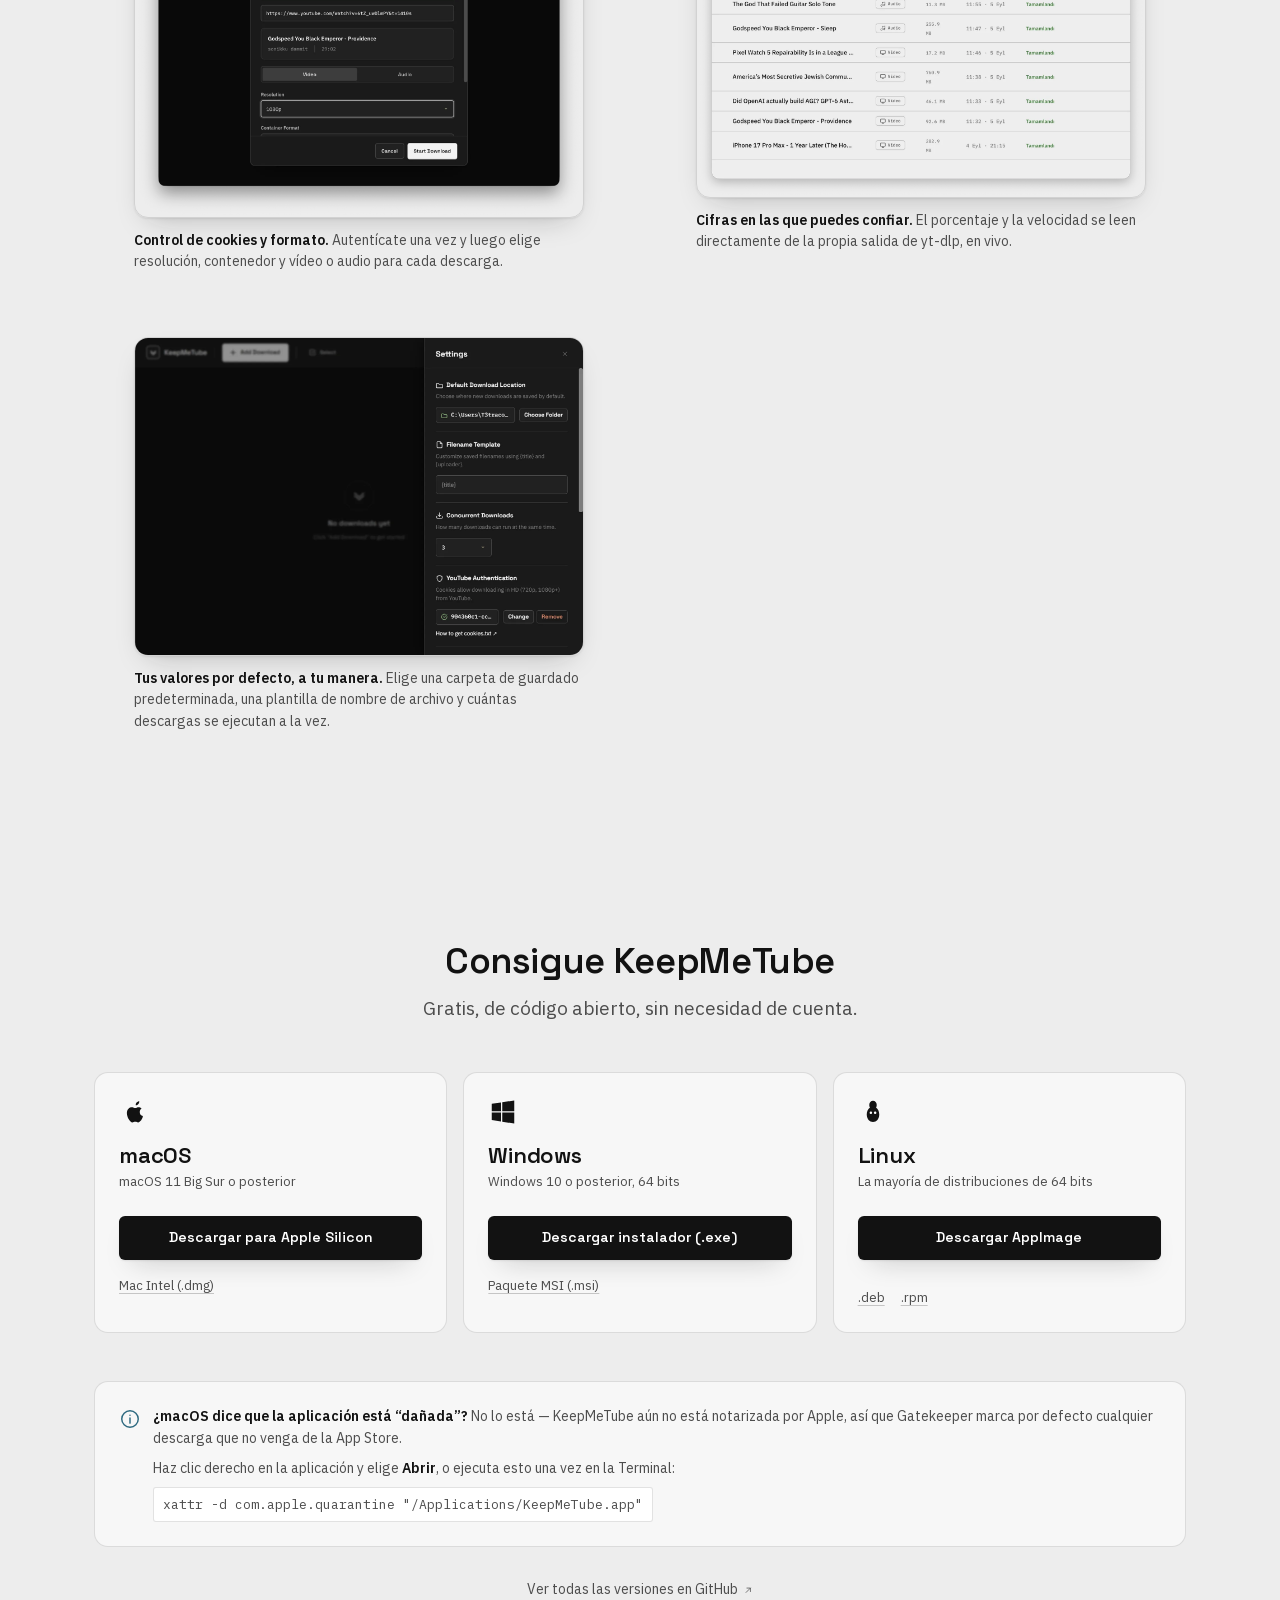
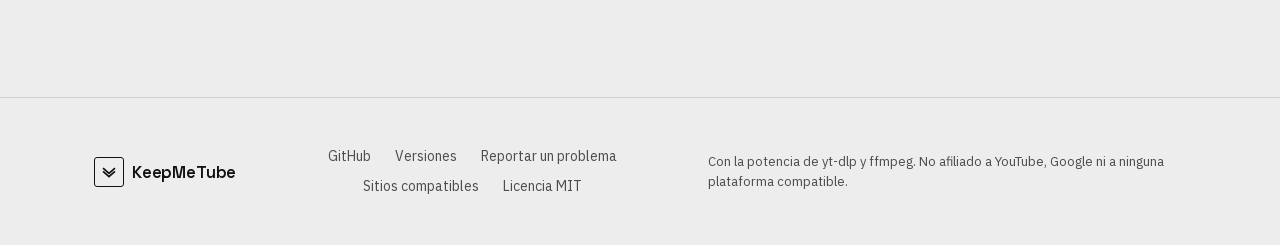
<file: es/index.html>
<!doctype html>
<html lang="es">
<head>
<meta charset="UTF-8">
<meta name="viewport" content="width=device-width, initial-scale=1">
<title>KeepMeTube — Descargador de YouTube a MP3 y MP4</title>
<meta name="description" content="Descarga vídeos de YouTube en MP4 o el audio en MP3, además de más de 1800 sitios — gratis, de código abierto y nativo en macOS, Windows y Linux. Con la potencia de yt-dlp.">
<meta name="theme-color" content="#ededed" id="theme-color-meta">
<link rel="canonical" href="https://keepmetube.t3tracon.com.tr/es/">
<link rel="alternate" hreflang="en" href="https://keepmetube.t3tracon.com.tr/">
<link rel="alternate" hreflang="tr" href="https://keepmetube.t3tracon.com.tr/tr/">
<link rel="alternate" hreflang="es" href="https://keepmetube.t3tracon.com.tr/es/">
<link rel="alternate" hreflang="fr" href="https://keepmetube.t3tracon.com.tr/fr/">
<link rel="alternate" hreflang="de" href="https://keepmetube.t3tracon.com.tr/de/">
<link rel="alternate" hreflang="pt" href="https://keepmetube.t3tracon.com.tr/pt/">
<link rel="alternate" hreflang="ar" href="https://keepmetube.t3tracon.com.tr/ar/">
<link rel="alternate" hreflang="ja" href="https://keepmetube.t3tracon.com.tr/ja/">
<link rel="alternate" hreflang="ko" href="https://keepmetube.t3tracon.com.tr/ko/">
<link rel="alternate" hreflang="zh" href="https://keepmetube.t3tracon.com.tr/zh/">
<link rel="alternate" hreflang="x-default" href="https://keepmetube.t3tracon.com.tr/">

<link rel="icon" href="/favicon.ico" sizes="48x48">
<link rel="icon" href="/favicon.svg" type="image/svg+xml">
<link rel="icon" href="/assets/favicon-32.png" sizes="32x32" type="image/png">
<link rel="apple-touch-icon" href="/assets/apple-touch-icon.png">

<meta property="og:title" content="KeepMeTube — Descargador de YouTube a MP3 y MP4">
<meta property="og:description" content="Descarga vídeos de YouTube en MP4 o el audio en MP3, además de más de 1800 sitios. Gratis, de código abierto, macOS/Windows/Linux.">
<meta property="og:type" content="website">
<meta property="og:url" content="https://keepmetube.t3tracon.com.tr/es/">
<meta property="og:locale" content="es_ES">
<meta property="og:site_name" content="KeepMeTube">
<meta property="og:image" content="https://keepmetube.t3tracon.com.tr/assets/screenshots/list-dark-en.png">
<meta name="twitter:card" content="summary_large_image">
<meta name="twitter:title" content="KeepMeTube — Descargador de YouTube a MP3 y MP4">
<meta name="twitter:description" content="Descarga vídeos de YouTube en MP4 o el audio en MP3, además de más de 1800 sitios. Gratis y de código abierto.">
<meta name="twitter:image" content="https://keepmetube.t3tracon.com.tr/assets/screenshots/list-dark-en.png">

<script type="application/ld+json">
{
  "@context": "https://schema.org",
  "@type": "SoftwareApplication",
  "name": "KeepMeTube",
  "url": "https://keepmetube.t3tracon.com.tr/es/",
  "description": "Una aplicación de escritorio gratuita y de código abierto para descargar vídeo de YouTube en MP4 o audio en MP3, además de más de 1800 sitios más. Rápida y nativa en macOS, Windows y Linux — con la potencia de yt-dlp.",
  "inLanguage": "es",
  "applicationCategory": "MultimediaApplication",
  "operatingSystem": "macOS, Windows, Linux",
  "offers": {
    "@type": "Offer",
    "price": "0",
    "priceCurrency": "USD"
  },
  "downloadUrl": "https://github.com/Tetracon05/KeepMeTube/releases/latest",
  "license": "https://github.com/Tetracon05/KeepMeTube/blob/main/LICENSE",
  "author": {
    "@type": "Person",
    "name": "Tetracon05",
    "url": "https://github.com/Tetracon05"
  }
}
</script>

<link rel="preload" href="/fonts/SpaceGrotesk-variable-latin.woff2" as="font" type="font/woff2" crossorigin>
<link rel="preload" href="/fonts/IBMPlexSans-variable-latin.woff2" as="font" type="font/woff2" crossorigin>
<link rel="stylesheet" href="/css/fonts.css">
<link rel="stylesheet" href="/css/style.css">
</head>
<body>

<svg aria-hidden="true" style="position:absolute; width:0; height:0; overflow:hidden;" xmlns="http://www.w3.org/2000/svg">
<defs>
<symbol id="icon-logo" viewBox="0 0 48 48" fill="none" stroke="currentColor" stroke-width="5" stroke-linecap="square" stroke-linejoin="miter">
  <path d="M8 14 L24 28 L40 14"/>
  <path d="M8 24 L24 38 L40 24"/>
</symbol>
<symbol id="icon-download" viewBox="0 0 24 24" fill="none" stroke="currentColor" stroke-width="1.75" stroke-linecap="round" stroke-linejoin="round">
  <path d="M12 3v11m0 0-3.5-3.5M12 14l3.5-3.5"/>
  <path d="M4.5 16v2.5A2.5 2.5 0 0 0 7 21h10a2.5 2.5 0 0 0 2.5-2.5V16"/>
</symbol>
<symbol id="icon-github" viewBox="0 0 24 24" fill="currentColor">
  <path fill-rule="evenodd" clip-rule="evenodd" d="M12 2C6.477 2 2 6.484 2 12.017c0 4.425 2.865 8.18 6.839 9.504.5.092.682-.217.682-.483 0-.237-.008-.868-.013-1.703-2.782.605-3.369-1.343-3.369-1.343-.454-1.158-1.11-1.466-1.11-1.466-.908-.62.069-.608.069-.608 1.003.07 1.531 1.032 1.531 1.032.892 1.53 2.341 1.088 2.91.833.092-.647.35-1.088.636-1.339-2.221-.253-4.555-1.113-4.555-4.951 0-1.093.39-1.988 1.029-2.688-.103-.253-.446-1.272.098-2.65 0 0 .84-.27 2.75 1.026A9.564 9.564 0 0 1 12 6.844c.85.004 1.705.115 2.504.337 1.909-1.296 2.747-1.027 2.747-1.027.546 1.379.202 2.398.1 2.651.64.7 1.028 1.595 1.028 2.688 0 3.848-2.339 4.695-4.566 4.943.359.309.678.919.678 1.852 0 1.336-.012 2.415-.012 2.743 0 .268.18.58.688.482A10.02 10.02 0 0 0 22 12.017C22 6.484 17.522 2 12 2Z"/>
</symbol>
<symbol id="icon-globe" viewBox="0 0 24 24" fill="none" stroke="currentColor" stroke-width="1.6" stroke-linecap="round">
  <circle cx="12" cy="12" r="9"/>
  <ellipse cx="12" cy="12" rx="4" ry="9"/>
  <path d="M3 12h18M4.5 7.5h15M4.5 16.5h15"/>
</symbol>
<symbol id="icon-refresh" viewBox="0 0 24 24" fill="none" stroke="currentColor" stroke-width="1.6" stroke-linecap="round" stroke-linejoin="round">
  <path d="M4 12a8 8 0 0 1 14.3-4.9"/>
  <path d="M20 12a8 8 0 0 1-14.3 4.9"/>
  <path d="M18.3 3v4.5h-4.5"/>
  <path d="M5.7 21v-4.5h4.5"/>
</symbol>
<symbol id="icon-shield" viewBox="0 0 24 24" fill="none" stroke="currentColor" stroke-width="1.6" stroke-linejoin="round" stroke-linecap="round">
  <path d="M12 3l7 3v6c0 4.5-3 7.5-7 9-4-1.5-7-4.5-7-9V6l7-3Z"/>
  <path d="M9 12l2 2 4-4"/>
</symbol>
<symbol id="icon-flag" viewBox="0 0 24 24" fill="none" stroke="currentColor" stroke-width="1.6" stroke-linecap="round" stroke-linejoin="round">
  <path d="M6 3v18"/>
  <path d="M6 4h11l-2.5 3.5L17 11H6"/>
</symbol>
<symbol id="icon-moon-stars" viewBox="0 0 24 24" fill="none" stroke="currentColor" stroke-width="1.6" stroke-linejoin="round" stroke-linecap="round">
  <path d="M20 14.5A8.5 8.5 0 1 1 9.5 4a6.5 6.5 0 0 0 10.5 10.5Z"/>
  <path d="M18 3l.6 1.4L20 5l-1.4.6L18 7l-.6-1.4L16 5l1.4-.6L18 3Z"/>
</symbol>
<symbol id="icon-gauge" viewBox="0 0 24 24" fill="none" stroke="currentColor" stroke-width="1.6" stroke-linecap="round" stroke-linejoin="round">
  <path d="M4 15a8 8 0 1 1 16 0"/>
  <path d="M12 15l4-5"/>
  <circle cx="12" cy="15" r="1" fill="currentColor" stroke="none"/>
</symbol>
<symbol id="icon-stack" viewBox="0 0 24 24" fill="none" stroke="currentColor" stroke-width="1.6" stroke-linejoin="round">
  <rect x="4" y="5" width="16" height="4" rx="1.3"/>
  <rect x="4" y="10.5" width="16" height="4" rx="1.3"/>
  <rect x="4" y="16" width="16" height="3.5" rx="1.3"/>
</symbol>
<symbol id="icon-history" viewBox="0 0 24 24" fill="none" stroke="currentColor" stroke-width="1.6" stroke-linecap="round" stroke-linejoin="round">
  <circle cx="12" cy="13" r="8"/>
  <path d="M12 9v4l3 2"/>
  <path d="M4.5 6.5 3 4m0 0 2.6-.6M3 4l.6 2.6"/>
</symbol>
<symbol id="icon-folder" viewBox="0 0 24 24" fill="none" stroke="currentColor" stroke-width="1.6" stroke-linejoin="round" stroke-linecap="round">
  <path d="M3 7.5a1 1 0 0 1 1-1h4.4l1.6 2H19a1 1 0 0 1 1 1.1l-.8 8.1a1 1 0 0 1-1 .9H5.8a1 1 0 0 1-1-.9L3 7.5Z"/>
</symbol>
<symbol id="icon-sun" viewBox="0 0 24 24" fill="none" stroke="currentColor" stroke-width="1.6" stroke-linecap="round">
  <circle cx="12" cy="12" r="4"/>
  <path d="M12 2v2.2M12 19.8V22M4.2 4.2l1.5 1.5M18.3 18.3l1.5 1.5M2 12h2.2M19.8 12H22M4.2 19.8l1.5-1.5M18.3 5.7l1.5-1.5"/>
</symbol>
<symbol id="icon-monitor" viewBox="0 0 24 24" fill="none" stroke="currentColor" stroke-width="1.6" stroke-linecap="round" stroke-linejoin="round">
  <rect x="3" y="4.5" width="18" height="12" rx="1.4"/>
  <path d="M8 20h8M12 16.5V20"/>
</symbol>
<symbol id="icon-moon" viewBox="0 0 24 24" fill="none" stroke="currentColor" stroke-width="1.6" stroke-linejoin="round">
  <path d="M20 14.5A8.5 8.5 0 1 1 9.5 4a6.5 6.5 0 0 0 10.5 10.5Z"/>
</symbol>
<symbol id="icon-menu" viewBox="0 0 24 24" fill="none" stroke="currentColor" stroke-width="1.6" stroke-linecap="round">
  <path d="M4 7h16M4 12h16M4 17h16"/>
</symbol>
<symbol id="icon-close" viewBox="0 0 24 24" fill="none" stroke="currentColor" stroke-width="1.6" stroke-linecap="round">
  <path d="M6 6l12 12M18 6 6 18"/>
</symbol>
<symbol id="icon-info" viewBox="0 0 24 24" fill="none" stroke="currentColor" stroke-width="1.6" stroke-linecap="round">
  <circle cx="12" cy="12" r="9"/>
  <path d="M12 11v5.5M12 7.8v.01"/>
</symbol>
<symbol id="icon-apple" viewBox="0 0 24 24" fill="currentColor">
  <path d="M15.6 8.1c-1 0-1.9.6-2.6.6-.7 0-1.7-.6-2.7-.6-1.9 0-4 1.6-4 4.7 0 3.5 2.6 7.5 4.4 7.5.8 0 1.2-.5 2.3-.5s1.4.5 2.3.5c1.5 0 3.8-3.1 3.8-5.1-1.6-.4-2.5-1.7-2.5-3.3 0-1.3.8-2.4 1.5-2.8-.7-.7-1.6-1-2.5-1Z"/>
  <path d="M14.1 4.4c.5-.6 1.4-1.1 2.1-1.1.1.9-.2 1.7-.7 2.3-.5.6-1.4 1.1-2.1 1-.1-.8.2-1.6.7-2.2Z"/>
</symbol>
<symbol id="icon-windows" viewBox="0 0 24 24" fill="currentColor">
  <path d="M3 5.4 10.4 4.3V11.3H3zM11.4 4.2 21 2.8V11.3H11.4zM3 12.3H10.4V19.5L3 18.4zM11.4 12.3H21V21.2L11.4 19.8Z"/>
</symbol>
<symbol id="icon-linux" viewBox="0 0 24 24" fill="currentColor">
  <path d="M12 3c-1.7 0-3 1.5-3 3.3 0 .8.2 1.5.6 2.1C8.1 9.4 7 11.5 7 14c0 3.6 2.2 6 5 6s5-2.4 5-6c0-2.5-1.1-4.6-2.6-5.6.4-.6.6-1.3.6-2.1C15 4.5 13.7 3 12 3Z"/>
  <circle cx="10.3" cy="12.6" r="1" fill="var(--bg-2)"/>
  <circle cx="13.7" cy="12.6" r="1" fill="var(--bg-2)"/>
</symbol>
<symbol id="icon-external" viewBox="0 0 24 24" fill="none" stroke="currentColor" stroke-width="1.7" stroke-linecap="round" stroke-linejoin="round">
  <path d="M7 17 17 7"/>
  <path d="M9 7h8v8"/>
</symbol>
<symbol id="icon-arrow-right" viewBox="0 0 24 24" fill="none" stroke="currentColor" stroke-width="1.7" stroke-linecap="round" stroke-linejoin="round">
  <path d="M4 12h16M13 6l6 6-6 6"/>
</symbol>
<symbol id="icon-drag" viewBox="0 0 24 24" fill="none" stroke="currentColor" stroke-width="1.8" stroke-linecap="round" stroke-linejoin="round">
  <path d="M9 6 5 12l4 6M15 6l4 6-4 6"/>
</symbol>
<symbol id="icon-playlist" viewBox="0 0 24 24" fill="none" stroke="currentColor" stroke-width="1.6" stroke-linecap="round" stroke-linejoin="round">
  <path d="M4 6h12M4 11h12M4 16h7"/>
  <circle cx="18" cy="17" r="4"/>
  <path d="M16.7 15.3v3.4l3-1.7-3-1.7Z" fill="currentColor" stroke="none"/>
</symbol>
<symbol id="icon-clipboard" viewBox="0 0 24 24" fill="none" stroke="currentColor" stroke-width="1.6" stroke-linecap="round" stroke-linejoin="round">
  <rect x="6" y="5.5" width="12" height="15" rx="1.6"/>
  <path d="M9.5 5.5V4.3a1 1 0 0 1 1-1h3a1 1 0 0 1 1 1V5.5"/>
</symbol>
<symbol id="icon-captions" viewBox="0 0 24 24" fill="none" stroke="currentColor" stroke-width="1.6" stroke-linecap="round" stroke-linejoin="round">
  <rect x="3" y="6" width="18" height="12" rx="2"/>
  <path d="M7 11h4M7 14h7M14 11h3"/>
</symbol>
<symbol id="icon-search" viewBox="0 0 24 24" fill="none" stroke="currentColor" stroke-width="1.6" stroke-linecap="round" stroke-linejoin="round">
  <circle cx="10.5" cy="10.5" r="6.5"/>
  <path d="M20 20l-4.8-4.8"/>
</symbol>
<symbol id="icon-sliders" viewBox="0 0 24 24" fill="none" stroke="currentColor" stroke-width="1.6" stroke-linecap="round" stroke-linejoin="round">
  <path d="M4 7h10M17 7h3M4 12h4M11 12h9M4 17h13M20 17h1"/>
  <circle cx="14" cy="7" r="2" fill="var(--bg-1)"/>
  <circle cx="8" cy="12" r="2" fill="var(--bg-1)"/>
  <circle cx="17" cy="17" r="2" fill="var(--bg-1)"/>
</symbol>
</defs>
</svg>

<a class="skip-link" href="#main">Saltar al contenido</a>

<header class="site-header">
  <div class="wrap site-header__inner">
    <a href="#top" class="brand">
      <span class="logo-mark" aria-hidden="true"><svg class="icon"><use href="#icon-logo"></use></svg></span>
      <span class="brand-wordmark">KeepMeTube</span>
    </a>

    <nav class="site-nav" aria-label="Primary">
      <a href="#features">Funciones</a>
      <a href="#compare">Claro y oscuro</a>
      <a href="#playlists">Listas de reproducción</a>
      <a href="#screenshots">Capturas</a>
      <a href="#download">Descargar</a>
    </nav>

    <div class="header-actions">
      <div class="theme-switch header-theme-switch" role="radiogroup" aria-label="Theme" data-theme-switch>
        <button type="button" role="radio" data-theme-choice="light" aria-label="Tema claro" aria-checked="false"><svg class="icon" aria-hidden="true"><use href="#icon-sun"></use></svg></button>
        <button type="button" role="radio" data-theme-choice="system" aria-label="Igual que el sistema" aria-checked="false"><svg class="icon" aria-hidden="true"><use href="#icon-monitor"></use></svg></button>
        <button type="button" role="radio" data-theme-choice="dark" aria-label="Tema oscuro" aria-checked="false"><svg class="icon" aria-hidden="true"><use href="#icon-moon"></use></svg></button>
      </div>

      <a href="https://github.com/Tetracon05/KeepMeTube/releases/latest" class="btn btn--primary btn--sm nav-download" data-download-cta>
        <svg class="icon" aria-hidden="true"><use href="#icon-download"></use></svg>
        <span>Descargar</span>
      </a>

      <a href="https://github.com/Tetracon05/KeepMeTube" class="icon-btn nav-github" aria-label="Ver el código fuente en GitHub">
        <svg class="icon" aria-hidden="true"><use href="#icon-github"></use></svg>
      </a>

      <button type="button" class="icon-btn menu-toggle" data-menu-toggle aria-expanded="false" aria-controls="mobile-nav" aria-label="Abrir menú">
        <svg class="icon" aria-hidden="true"><use href="#icon-menu"></use></svg>
      </button>
    </div>
  </div>
</header>

<div class="mobile-nav" id="mobile-nav" data-mobile-nav hidden>
  <a href="#features">Funciones</a>
  <a href="#compare">Claro y oscuro</a>
  <a href="#playlists">Listas de reproducción</a>
  <a href="#screenshots">Capturas</a>
  <a href="#download">Descargar</a>
  <a href="https://github.com/Tetracon05/KeepMeTube">GitHub</a>
  <div class="theme-switch mobile-nav__theme-switch" role="radiogroup" aria-label="Theme" data-theme-switch>
    <button type="button" role="radio" data-theme-choice="light" aria-label="Tema claro" aria-checked="false"><svg class="icon" aria-hidden="true"><use href="#icon-sun"></use></svg></button>
    <button type="button" role="radio" data-theme-choice="system" aria-label="Igual que el sistema" aria-checked="false"><svg class="icon" aria-hidden="true"><use href="#icon-monitor"></use></svg></button>
    <button type="button" role="radio" data-theme-choice="dark" aria-label="Tema oscuro" aria-checked="false"><svg class="icon" aria-hidden="true"><use href="#icon-moon"></use></svg></button>
  </div>
</div>

<main id="main">

  <section class="hero" id="top">
    <div class="wrap hero__inner">
      <p class="eyebrow">Gratis y de código abierto · macOS · Windows · Linux</p>
      <h1>Guarda cada vídeo que merezca la pena conservar.</h1>
      <p class="hero__lead">Una aplicación de escritorio rápida y nativa para descargar vídeo y audio de YouTube y más de 1800 sitios más — con la potencia de <a href="https://github.com/yt-dlp/yt-dlp">yt-dlp</a>, construida con Tauri.</p>
      <div class="hero__ctas">
        <a href="https://github.com/Tetracon05/KeepMeTube/releases/latest" class="btn btn--primary btn--lg" data-download-cta>
          <svg class="icon" aria-hidden="true"><use href="#icon-download"></use></svg>
          <span data-download-label>Descargar para Mac</span>
        </a>
        <a href="https://github.com/Tetracon05/KeepMeTube" class="btn btn--ghost btn--lg">
          <svg class="icon" aria-hidden="true"><use href="#icon-github"></use></svg>
          Ver en GitHub
        </a>
      </div>
      <p class="hero__meta"><span data-version-badge>Gratis y de código abierto</span> · Licencia MIT · Sin necesidad de cuenta</p>
    </div>

    <div class="hero__shot wrap">
      <figure class="shot-frame reveal">
        <picture>
          <source srcset="/assets/screenshots/list-dark-en.webp" type="image/webp">
          <img src="/assets/screenshots/list-dark-en.png" alt="Gestor de descargas de KeepMeTube mostrando una lista de descargas completadas y en curso con columnas de tamaño, fecha y progreso" width="1600" height="1131" loading="eager">
        </picture>
      </figure>
    </div>
  </section>

  <section class="platform-strip" aria-label="Supported platforms">
    <div class="wrap platform-strip__inner reveal">
      <p class="platform-strip__label">Funciona con</p>
      <ul class="platform-pills">
        <li>YouTube</li>
        <li>Instagram</li>
        <li>TikTok</li>
        <li>Twitch</li>
        <li>Twitter&nbsp;/&nbsp;X</li>
        <li>Reddit</li>
        <li>Facebook</li>
        <li>Vimeo</li>
        <li>SoundCloud</li>
        <li><a href="https://github.com/yt-dlp/yt-dlp/blob/master/supportedsites.md">+1800 más<svg class="icon icon--xs" aria-hidden="true"><use href="#icon-external"></use></svg></a></li>
      </ul>
    </div>
  </section>

  <section class="compare-section" id="compare">
    <div class="wrap">
      <h2>Se ve bien en ambos modos.</h2>
      <p class="section-lead">KeepMeTube sigue automáticamente el tema de tu sistema, o puedes fijar tú mismo el modo claro u oscuro. Arrastra el tirador para ver ambos.</p>

      <div class="compare-block reveal">
        <div class="compare-block__head">
          <h3>Cola de descargas</h3>
          <p>Progreso, velocidad de transferencia e historial de cada descarga, de más reciente a más antigua — filtra la lista, reintenta una descarga fallida o entra en la cola de una lista de reproducción.</p>
        </div>
        <div class="compare" data-compare>
          <div class="compare__frame" data-compare-frame style="aspect-ratio: 1600 / 1131;">
            <picture>
              <source srcset="/assets/screenshots/queue-dark.webp" type="image/webp">
              <img class="compare__img" src="/assets/screenshots/queue-dark.png" alt="Cola de descargas de KeepMeTube en modo oscuro" width="1600" height="1131" loading="lazy">
            </picture>
            <picture>
              <source srcset="/assets/screenshots/queue-light.webp" type="image/webp">
              <img class="compare__img compare__img--top" src="/assets/screenshots/queue-light.png" alt="La misma cola de descargas en modo claro" width="1600" height="1131" loading="lazy">
            </picture>
            <span class="compare__tag compare__tag--left" aria-hidden="true">Claro</span>
            <span class="compare__tag compare__tag--right" aria-hidden="true">Oscuro</span>
            <div class="compare__handle" data-compare-handle role="slider" tabindex="0"
                 aria-label="Arrastra para comparar el modo claro y oscuro de la cola de descargas"
                 aria-valuemin="0" aria-valuemax="100" aria-valuenow="50" aria-orientation="horizontal">
              <span class="compare__grip"><svg class="icon" aria-hidden="true"><use href="#icon-drag"></use></svg></span>
            </div>
          </div>
        </div>
      </div>

      <div class="compare-block reveal">
        <div class="compare-block__head">
          <h3>Añadir una descarga</h3>
          <p>Elige una resolución y un contenedor, luego adjunta cookies para contenido con restricción de edad o exclusivo para miembros. Pega uno o varios enlaces — el campo puede incluso autocompletarse desde tu portapapeles.</p>
        </div>
        <div class="compare" data-compare>
          <div class="compare__frame" data-compare-frame style="aspect-ratio: 1600 / 1131;">
            <picture>
              <source srcset="/assets/screenshots/modal-dark.webp" type="image/webp">
              <img class="compare__img" src="/assets/screenshots/modal-dark.png" alt="Ventana de añadir descarga de KeepMeTube en modo oscuro, con autenticación por cookies y controles de resolución" width="1600" height="1131" loading="lazy">
            </picture>
            <picture>
              <source srcset="/assets/screenshots/modal-light.webp" type="image/webp">
              <img class="compare__img compare__img--top" src="/assets/screenshots/modal-light.png" alt="La misma ventana de añadir descarga en modo claro" width="1600" height="1131" loading="lazy">
            </picture>
            <span class="compare__tag compare__tag--left" aria-hidden="true">Claro</span>
            <span class="compare__tag compare__tag--right" aria-hidden="true">Oscuro</span>
            <div class="compare__handle" data-compare-handle role="slider" tabindex="0"
                 aria-label="Arrastra para comparar el modo claro y oscuro de la ventana de añadir descarga"
                 aria-valuemin="0" aria-valuemax="100" aria-valuenow="50" aria-orientation="horizontal">
              <span class="compare__grip"><svg class="icon" aria-hidden="true"><use href="#icon-drag"></use></svg></span>
            </div>
          </div>
        </div>
      </div>

      <p class="compare-note">Mostrado en turco — uno de los 10 idiomas integrados en KeepMeTube.</p>
    </div>
  </section>

  <section class="showcase" id="playlists">
    <div class="wrap">
      <h2>Listas de reproducción, resueltas</h2>
      <p class="section-lead">Pega el enlace de una lista de reproducción y KeepMeTube la analiza, para que puedas elegir exactamente qué vídeos descargar y ponerlos todos en cola a la vez. Cada lista de reproducción se agrupa en una sola fila de tu lista de descargas — con una vista detallada de lo que está en cola — y se guarda en su propia subcarpeta, con el nombre de la lista de reproducción.</p>

      <div class="showcase-grid">
        <figure class="showcase-item reveal">
          <picture>
            <source srcset="/assets/screenshots/playlist-picker-dark.webp" type="image/webp">
            <img src="/assets/screenshots/playlist-picker-dark.png" alt="Ventana de añadir descarga mostrando una lista de reproducción de YouTube analizada llamada Damnation con 8 vídeos listados y todos seleccionados para descargar" width="1600" height="1131" loading="lazy">
          </picture>
          <figcaption><strong>Elige lo que quieres.</strong> KeepMeTube lee toda la lista de reproducción y enumera cada vídeo — selecciona todos, o solo los que necesitas, antes de ponerlos en cola.</figcaption>
        </figure>
        <figure class="showcase-item reveal">
          <picture>
            <source srcset="/assets/screenshots/playlist-list-dark.webp" type="image/webp">
            <img src="/assets/screenshots/playlist-list-dark.png" alt="Lista de descargas dentro de la lista de reproducción Damnation, mostrando las 8 pistas completadas con su tamaño de archivo y progreso individual" width="1600" height="1134" loading="lazy">
          </picture>
          <figcaption><strong>Agrupadas, no dispersas.</strong> Las listas de reproducción se agrupan en una fila de tu lista de descargas; entra para ver el progreso y estado de cada pista.</figcaption>
        </figure>
      </div>
    </div>
  </section>

  <section class="features" id="features">
    <div class="wrap">
      <h2>Diseñado para simplemente funcionar</h2>
      <p class="section-lead">Todo lo que puede hacer yt-dlp, sin tocar una terminal.</p>

      <ul class="feature-grid">
        <li class="feature-card reveal">
          <svg class="icon icon--feature" aria-hidden="true"><use href="#icon-globe"></use></svg>
          <h3>Más de 1800 sitios</h3>
          <p>YouTube, Instagram, TikTok, Twitch, Twitter/X, Reddit, Facebook, Vimeo, SoundCloud y casi cualquier otro sitio al que llega yt-dlp.</p>
        </li>
        <li class="feature-card reveal">
          <svg class="icon icon--feature" aria-hidden="true"><use href="#icon-refresh"></use></svg>
          <h3>Siempre actualizado</h3>
          <p>Comprueba si hay actualizaciones de yt-dlp al iniciar y las instala con un clic, para que los sitios y formatos nuevos sigan funcionando.</p>
        </li>
        <li class="feature-card reveal">
          <svg class="icon icon--feature" aria-hidden="true"><use href="#icon-shield"></use></svg>
          <h3>Autenticación por cookies</h3>
          <p>Adjunta un cookies.txt para descargar contenido con restricción de edad, exclusivo para miembros o privado usando tu propia sesión iniciada.</p>
        </li>
        <li class="feature-card reveal">
          <svg class="icon icon--feature" aria-hidden="true"><use href="#icon-flag"></use></svg>
          <h3>10 idiomas</h3>
          <p>English, Türkçe, Español, Français, Deutsch, Português, العربية, 日本語, 한국어 y 中文 — integrados de fábrica, no añadidos después.</p>
        </li>
        <li class="feature-card reveal">
          <svg class="icon icon--feature" aria-hidden="true"><use href="#icon-moon-stars"></use></svg>
          <h3>Claro, oscuro o automático</h3>
          <p>Se adapta a tu sistema automáticamente, o elígelo tú mismo — compruébalo tú mismo justo arriba.</p>
        </li>
        <li class="feature-card reveal">
          <svg class="icon icon--feature" aria-hidden="true"><use href="#icon-gauge"></use></svg>
          <h3>Progreso en vivo</h3>
          <p>Porcentaje real, velocidad de transferencia y estado de cada descarga, actualizados al instante.</p>
        </li>
        <li class="feature-card reveal">
          <svg class="icon icon--feature" aria-hidden="true"><use href="#icon-stack"></use></svg>
          <h3>Cola inteligente</h3>
          <p>Las descargas se ejecutan automáticamente hasta el límite que elijas; el resto espera su turno.</p>
        </li>
        <li class="feature-card reveal">
          <svg class="icon icon--feature" aria-hidden="true"><use href="#icon-history"></use></svg>
          <h3>Historial persistente</h3>
          <p>Tu lista de descargas sobrevive a los reinicios — nada desaparece al cerrar la aplicación.</p>
        </li>
        <li class="feature-card reveal">
          <svg class="icon icon--feature" aria-hidden="true"><use href="#icon-folder"></use></svg>
          <h3>Operaciones de archivo integradas</h3>
          <p>Renombra, muestra en el Finder o el Explorador, o elimina las descargas terminadas sin salir de la aplicación.</p>
        </li>
        <li class="feature-card reveal">
          <svg class="icon icon--feature" aria-hidden="true"><use href="#icon-playlist"></use></svg>
          <h3>Listas de reproducción completas</h3>
          <p>Pega el enlace de una lista de reproducción, elige exactamente qué vídeos descargar y ponlos todos en cola — agrupados en una sola fila, guardados en su propia subcarpeta.</p>
        </li>
        <li class="feature-card reveal">
          <svg class="icon icon--feature" aria-hidden="true"><use href="#icon-clipboard"></use></svg>
          <h3>Pega y listo</h3>
          <p>Pon en cola varios enlaces a la vez, o deja que KeepMeTube autocomplete la URL desde tu portapapeles.</p>
        </li>
        <li class="feature-card reveal">
          <svg class="icon icon--feature" aria-hidden="true"><use href="#icon-captions"></use></svg>
          <h3>Subtítulos, miniaturas y etiquetas</h3>
          <p>Descarga subtítulos, incrusta la miniatura y escribe metadatos de título y artista en el archivo — todo opcional, por descarga.</p>
        </li>
        <li class="feature-card reveal">
          <svg class="icon icon--feature" aria-hidden="true"><use href="#icon-search"></use></svg>
          <h3>Encuéntrala, reinténtala</h3>
          <p>Filtra una lista de descargas larga mientras escribes, y reintenta cualquier descarga fallida con un clic.</p>
        </li>
        <li class="feature-card reveal">
          <svg class="icon icon--feature" aria-hidden="true"><use href="#icon-sliders"></use></svg>
          <h3>Define tus valores por defecto</h3>
          <p>Elige una carpeta de guardado predeterminada y una plantilla de nombre de archivo, y ajusta cuántas descargas se ejecutan a la vez.</p>
        </li>
      </ul>
    </div>
  </section>

  <section class="showcase" id="screenshots">
    <div class="wrap">
      <h2>Una mirada más de cerca</h2>
      <p class="section-lead">Cada pantalla está construida con el mismo sistema plano y de bordes finos — nada prestado, nada genérico.</p>

      <div class="showcase-grid">
        <figure class="showcase-item reveal">
          <picture>
            <source srcset="/assets/screenshots/modal-dark-en.webp" type="image/webp">
            <img src="/assets/screenshots/modal-dark-en.png" alt="Ventana de añadir descarga en inglés y modo oscuro, mostrando un archivo cookies.txt conectado y un selector de resolución 1080p" width="1600" height="1183" loading="lazy">
          </picture>
          <figcaption><strong>Control de cookies y formato.</strong> Autentícate una vez y luego elige resolución, contenedor y vídeo o audio para cada descarga.</figcaption>
        </figure>
        <figure class="showcase-item reveal">
          <picture>
            <source srcset="/assets/screenshots/progress-light.webp" type="image/webp">
            <img src="/assets/screenshots/progress-light.png" alt="Lista de descargas en modo claro con una descarga activa al 9,1 por ciento y una velocidad de transferencia de 11,92 MiB por segundo" width="1600" height="1111" loading="lazy">
          </picture>
          <figcaption><strong>Cifras en las que puedes confiar.</strong> El porcentaje y la velocidad se leen directamente de la propia salida de yt-dlp, en vivo.</figcaption>
        </figure>
        <figure class="showcase-item reveal">
          <picture>
            <source srcset="/assets/screenshots/settings-dark.webp" type="image/webp">
            <img src="/assets/screenshots/settings-dark.png" alt="Panel de ajustes de KeepMeTube mostrando la ubicación de descarga predeterminada, la plantilla de nombre de archivo y los controles de descargas simultáneas" width="1600" height="1131" loading="lazy">
          </picture>
          <figcaption><strong>Tus valores por defecto, a tu manera.</strong> Elige una carpeta de guardado predeterminada, una plantilla de nombre de archivo y cuántas descargas se ejecutan a la vez.</figcaption>
        </figure>
      </div>
    </div>
  </section>

  <section class="download" id="download">
    <div class="wrap">
      <h2>Consigue KeepMeTube</h2>
      <p class="section-lead"><span data-version-badge-2>Gratis, de código abierto, sin necesidad de cuenta.</span></p>

      <div class="platform-cards">
        <div class="platform-card reveal">
          <svg class="icon icon--platform" aria-hidden="true"><use href="#icon-apple"></use></svg>
          <h3>macOS</h3>
          <p class="platform-card__req">macOS 11 Big Sur o posterior</p>
          <a class="btn btn--primary" data-asset="mac-primary" href="https://github.com/Tetracon05/KeepMeTube/releases/latest">
            <span data-asset-label>Descargar para Apple Silicon</span>
          </a>
          <a class="platform-card__alt" data-asset="mac-secondary" href="https://github.com/Tetracon05/KeepMeTube/releases/latest">Mac Intel (.dmg)</a>
        </div>

        <div class="platform-card reveal">
          <svg class="icon icon--platform" aria-hidden="true"><use href="#icon-windows"></use></svg>
          <h3>Windows</h3>
          <p class="platform-card__req">Windows 10 o posterior, 64 bits</p>
          <a class="btn btn--primary" data-asset="win-primary" href="https://github.com/Tetracon05/KeepMeTube/releases/latest">
            <span data-asset-label>Descargar instalador (.exe)</span>
          </a>
          <a class="platform-card__alt" data-asset="win-secondary" href="https://github.com/Tetracon05/KeepMeTube/releases/latest">Paquete MSI (.msi)</a>
        </div>

        <div class="platform-card reveal">
          <svg class="icon icon--platform" aria-hidden="true"><use href="#icon-linux"></use></svg>
          <h3>Linux</h3>
          <p class="platform-card__req">La mayoría de distribuciones de 64 bits</p>
          <a class="btn btn--primary" data-asset="linux-primary" href="https://github.com/Tetracon05/KeepMeTube/releases/latest">
            <span data-asset-label>Descargar AppImage</span>
          </a>
          <span class="platform-card__alt-row">
            <a class="platform-card__alt" data-asset="linux-secondary" href="https://github.com/Tetracon05/KeepMeTube/releases/latest">.deb</a>
            <a class="platform-card__alt" data-asset="linux-tertiary" href="https://github.com/Tetracon05/KeepMeTube/releases/latest">.rpm</a>
          </span>
        </div>
      </div>

      <div class="callout reveal">
        <svg class="icon" aria-hidden="true"><use href="#icon-info"></use></svg>
        <div>
          <p><strong>¿macOS dice que la aplicación está “dañada”?</strong> No lo está — KeepMeTube aún no está notarizada por Apple, así que Gatekeeper marca por defecto cualquier descarga que no venga de la App Store.</p>
          <p>Haz clic derecho en la aplicación y elige <strong>Abrir</strong>, o ejecuta esto una vez en la Terminal:</p>
          <code>xattr -d com.apple.quarantine "/Applications/KeepMeTube.app"</code>
        </div>
      </div>

      <p class="download-fallback"><a href="https://github.com/Tetracon05/KeepMeTube/releases">Ver todas las versiones en GitHub<svg class="icon icon--xs" aria-hidden="true"><use href="#icon-external"></use></svg></a></p>
    </div>
  </section>

</main>

<footer class="site-footer">
  <div class="wrap footer__inner">
    <a href="#top" class="brand footer__brand">
      <span class="logo-mark" aria-hidden="true"><svg class="icon"><use href="#icon-logo"></use></svg></span>
      <span class="brand-wordmark">KeepMeTube</span>
    </a>
    <nav class="footer__links" aria-label="Footer">
      <a href="https://github.com/Tetracon05/KeepMeTube">GitHub</a>
      <a href="https://github.com/Tetracon05/KeepMeTube/releases">Versiones</a>
      <a href="https://github.com/Tetracon05/KeepMeTube/issues">Reportar un problema</a>
      <a href="https://github.com/yt-dlp/yt-dlp/blob/master/supportedsites.md">Sitios compatibles</a>
      <a href="https://github.com/Tetracon05/KeepMeTube/blob/main/LICENSE">Licencia MIT</a>
    </nav>
    <p class="footer__fine">Con la potencia de yt-dlp y ffmpeg. No afiliado a YouTube, Google ni a ninguna plataforma compatible.</p>
  </div>
</footer>

<script src="/js/main.js"></script>
</body>
</html>
</file>
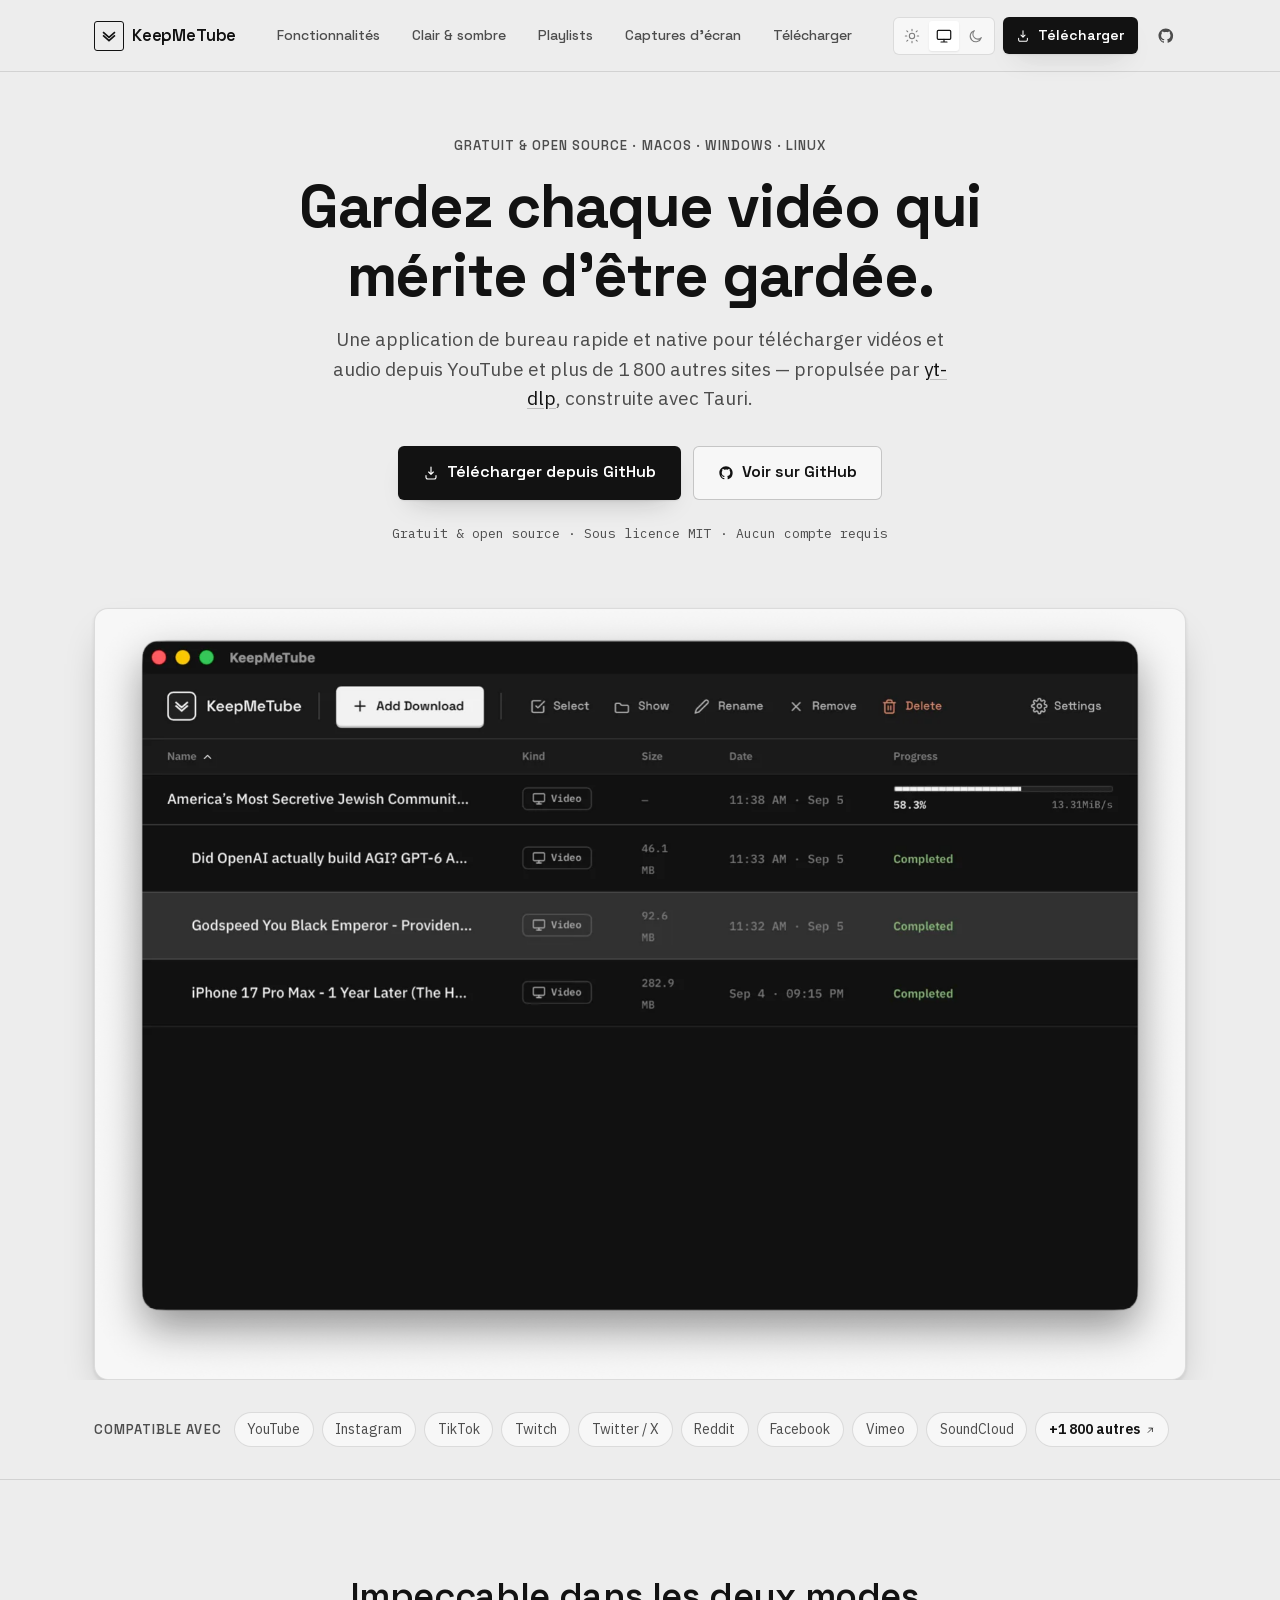
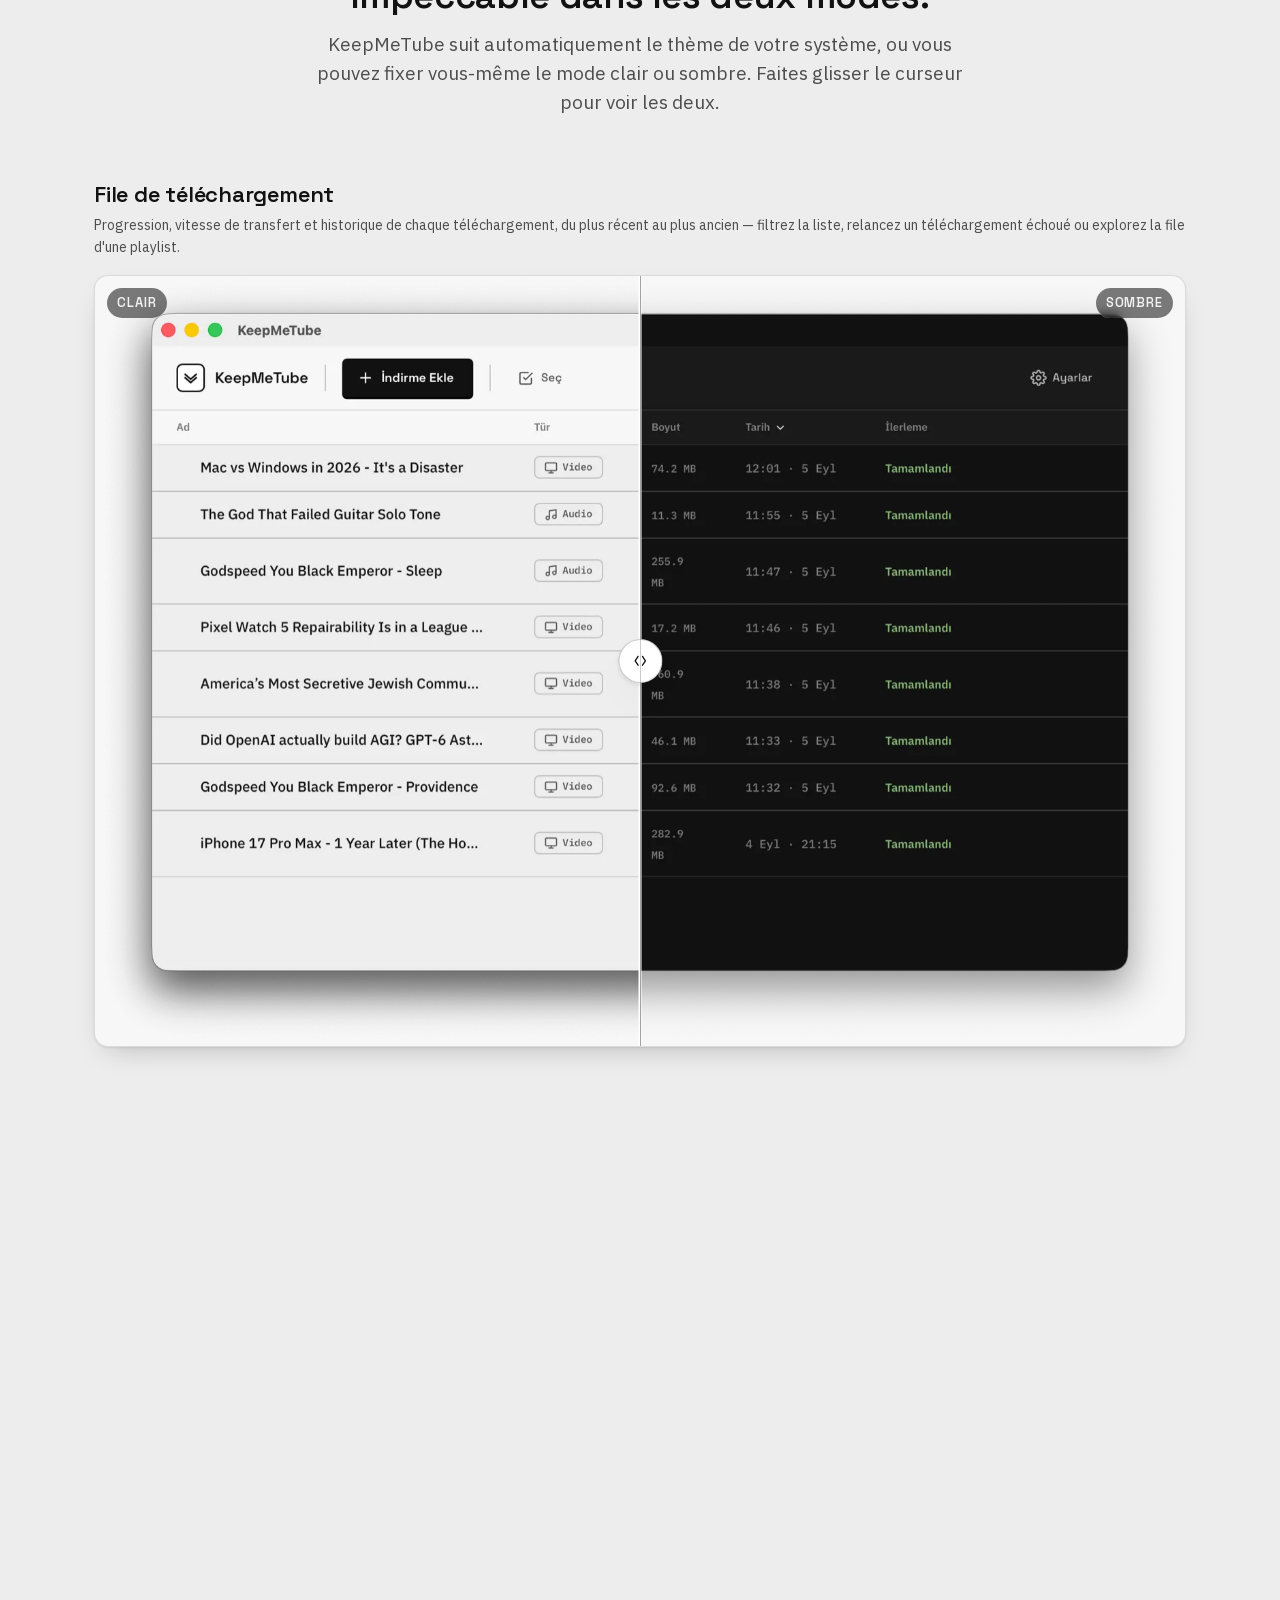
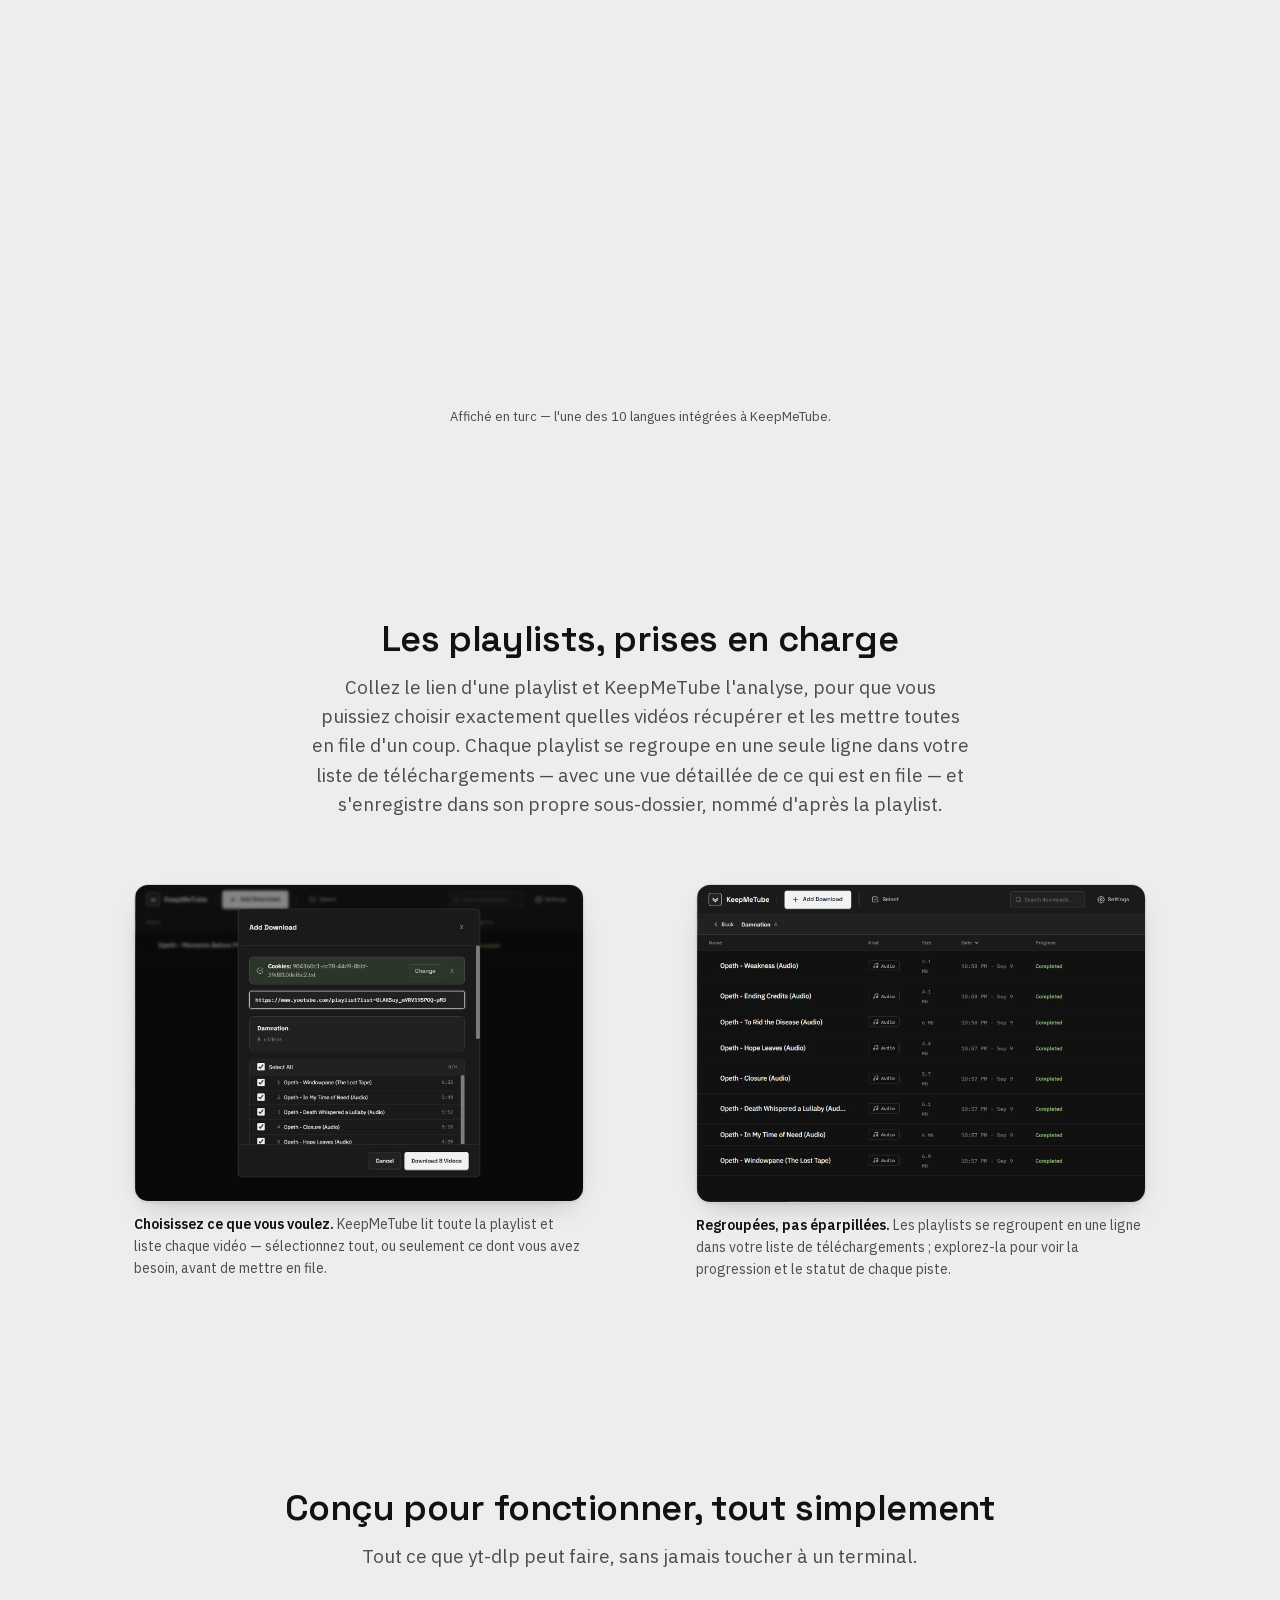
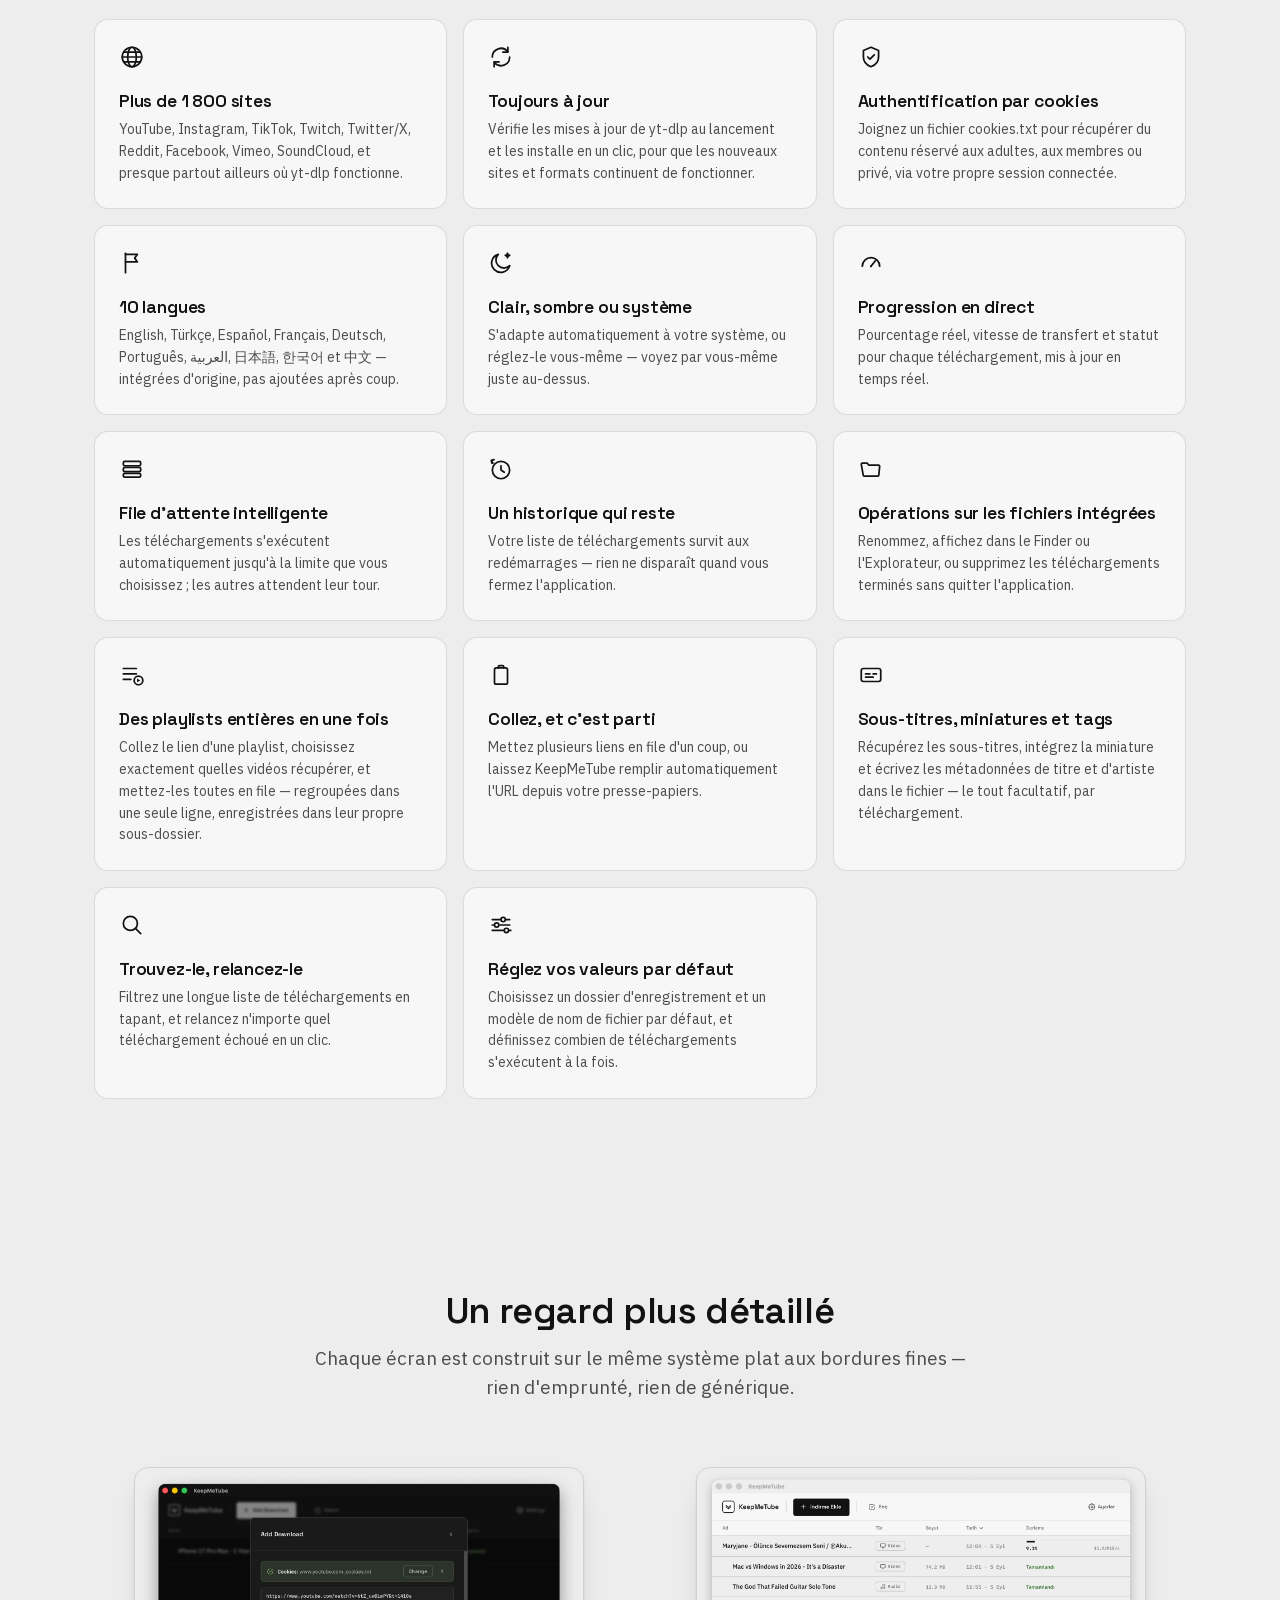
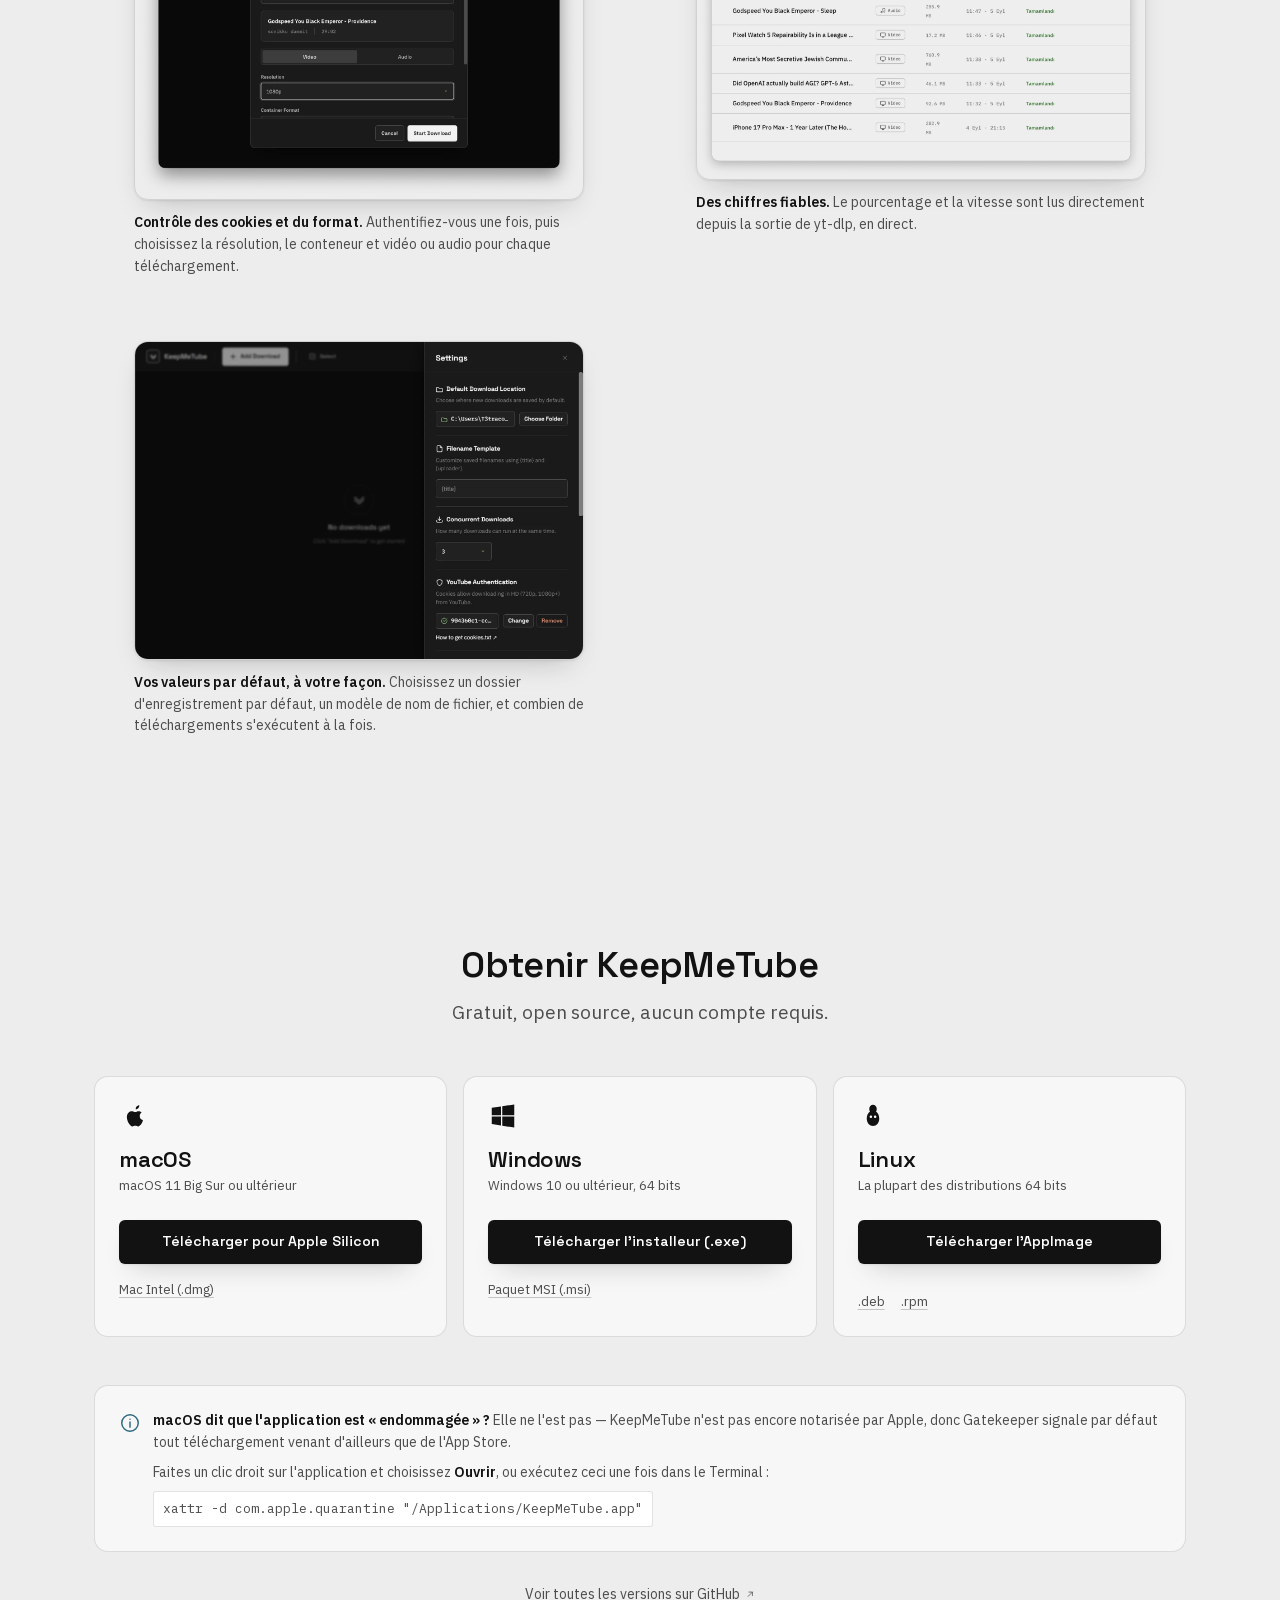
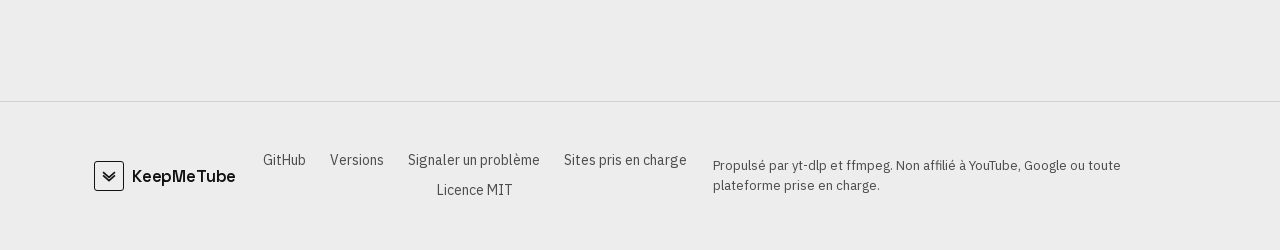
<file: fr/index.html>
<!doctype html>
<html lang="fr">
<head>
<meta charset="UTF-8">
<meta name="viewport" content="width=device-width, initial-scale=1">
<title>KeepMeTube — Téléchargeur YouTube en MP3 et MP4</title>
<meta name="description" content="Téléchargez des vidéos YouTube en MP4 ou l'audio en MP3, plus de 1 800 autres sites — gratuit, open source, natif sur macOS, Windows et Linux. Propulsé par yt-dlp.">
<meta name="theme-color" content="#ededed" id="theme-color-meta">
<link rel="canonical" href="https://keepmetube.t3tracon.com.tr/fr/">
<link rel="alternate" hreflang="en" href="https://keepmetube.t3tracon.com.tr/">
<link rel="alternate" hreflang="tr" href="https://keepmetube.t3tracon.com.tr/tr/">
<link rel="alternate" hreflang="es" href="https://keepmetube.t3tracon.com.tr/es/">
<link rel="alternate" hreflang="fr" href="https://keepmetube.t3tracon.com.tr/fr/">
<link rel="alternate" hreflang="de" href="https://keepmetube.t3tracon.com.tr/de/">
<link rel="alternate" hreflang="pt" href="https://keepmetube.t3tracon.com.tr/pt/">
<link rel="alternate" hreflang="ar" href="https://keepmetube.t3tracon.com.tr/ar/">
<link rel="alternate" hreflang="ja" href="https://keepmetube.t3tracon.com.tr/ja/">
<link rel="alternate" hreflang="ko" href="https://keepmetube.t3tracon.com.tr/ko/">
<link rel="alternate" hreflang="zh" href="https://keepmetube.t3tracon.com.tr/zh/">
<link rel="alternate" hreflang="x-default" href="https://keepmetube.t3tracon.com.tr/">

<link rel="icon" href="/favicon.ico" sizes="48x48">
<link rel="icon" href="/favicon.svg" type="image/svg+xml">
<link rel="icon" href="/assets/favicon-32.png" sizes="32x32" type="image/png">
<link rel="apple-touch-icon" href="/assets/apple-touch-icon.png">

<meta property="og:title" content="KeepMeTube — Téléchargeur YouTube en MP3 et MP4">
<meta property="og:description" content="Téléchargez des vidéos YouTube en MP4 ou l'audio en MP3, plus de 1 800 autres sites. Gratuit, open source, macOS/Windows/Linux.">
<meta property="og:type" content="website">
<meta property="og:url" content="https://keepmetube.t3tracon.com.tr/fr/">
<meta property="og:locale" content="fr_FR">
<meta property="og:site_name" content="KeepMeTube">
<meta property="og:image" content="https://keepmetube.t3tracon.com.tr/assets/screenshots/list-dark-en.png">
<meta name="twitter:card" content="summary_large_image">
<meta name="twitter:title" content="KeepMeTube — Téléchargeur YouTube en MP3 et MP4">
<meta name="twitter:description" content="Téléchargez des vidéos YouTube en MP4 ou l'audio en MP3, plus de 1 800 autres sites. Gratuit et open source.">
<meta name="twitter:image" content="https://keepmetube.t3tracon.com.tr/assets/screenshots/list-dark-en.png">

<script type="application/ld+json">
{
  "@context": "https://schema.org",
  "@type": "SoftwareApplication",
  "name": "KeepMeTube",
  "url": "https://keepmetube.t3tracon.com.tr/fr/",
  "description": "Une application de bureau gratuite et open source pour télécharger des vidéos YouTube en MP4 ou l'audio en MP3, ainsi que plus de 1 800 autres sites. Rapide et native sur macOS, Windows et Linux — propulsée par yt-dlp.",
  "inLanguage": "fr",
  "applicationCategory": "MultimediaApplication",
  "operatingSystem": "macOS, Windows, Linux",
  "offers": {
    "@type": "Offer",
    "price": "0",
    "priceCurrency": "USD"
  },
  "downloadUrl": "https://github.com/Tetracon05/KeepMeTube/releases/latest",
  "license": "https://github.com/Tetracon05/KeepMeTube/blob/main/LICENSE",
  "author": {
    "@type": "Person",
    "name": "Tetracon05",
    "url": "https://github.com/Tetracon05"
  }
}
</script>

<link rel="preload" href="/fonts/SpaceGrotesk-variable-latin.woff2" as="font" type="font/woff2" crossorigin>
<link rel="preload" href="/fonts/IBMPlexSans-variable-latin.woff2" as="font" type="font/woff2" crossorigin>
<link rel="stylesheet" href="/css/fonts.css">
<link rel="stylesheet" href="/css/style.css">
</head>
<body>

<svg aria-hidden="true" style="position:absolute; width:0; height:0; overflow:hidden;" xmlns="http://www.w3.org/2000/svg">
<defs>
<symbol id="icon-logo" viewBox="0 0 48 48" fill="none" stroke="currentColor" stroke-width="5" stroke-linecap="square" stroke-linejoin="miter">
  <path d="M8 14 L24 28 L40 14"/>
  <path d="M8 24 L24 38 L40 24"/>
</symbol>
<symbol id="icon-download" viewBox="0 0 24 24" fill="none" stroke="currentColor" stroke-width="1.75" stroke-linecap="round" stroke-linejoin="round">
  <path d="M12 3v11m0 0-3.5-3.5M12 14l3.5-3.5"/>
  <path d="M4.5 16v2.5A2.5 2.5 0 0 0 7 21h10a2.5 2.5 0 0 0 2.5-2.5V16"/>
</symbol>
<symbol id="icon-github" viewBox="0 0 24 24" fill="currentColor">
  <path fill-rule="evenodd" clip-rule="evenodd" d="M12 2C6.477 2 2 6.484 2 12.017c0 4.425 2.865 8.18 6.839 9.504.5.092.682-.217.682-.483 0-.237-.008-.868-.013-1.703-2.782.605-3.369-1.343-3.369-1.343-.454-1.158-1.11-1.466-1.11-1.466-.908-.62.069-.608.069-.608 1.003.07 1.531 1.032 1.531 1.032.892 1.53 2.341 1.088 2.91.833.092-.647.35-1.088.636-1.339-2.221-.253-4.555-1.113-4.555-4.951 0-1.093.39-1.988 1.029-2.688-.103-.253-.446-1.272.098-2.65 0 0 .84-.27 2.75 1.026A9.564 9.564 0 0 1 12 6.844c.85.004 1.705.115 2.504.337 1.909-1.296 2.747-1.027 2.747-1.027.546 1.379.202 2.398.1 2.651.64.7 1.028 1.595 1.028 2.688 0 3.848-2.339 4.695-4.566 4.943.359.309.678.919.678 1.852 0 1.336-.012 2.415-.012 2.743 0 .268.18.58.688.482A10.02 10.02 0 0 0 22 12.017C22 6.484 17.522 2 12 2Z"/>
</symbol>
<symbol id="icon-globe" viewBox="0 0 24 24" fill="none" stroke="currentColor" stroke-width="1.6" stroke-linecap="round">
  <circle cx="12" cy="12" r="9"/>
  <ellipse cx="12" cy="12" rx="4" ry="9"/>
  <path d="M3 12h18M4.5 7.5h15M4.5 16.5h15"/>
</symbol>
<symbol id="icon-refresh" viewBox="0 0 24 24" fill="none" stroke="currentColor" stroke-width="1.6" stroke-linecap="round" stroke-linejoin="round">
  <path d="M4 12a8 8 0 0 1 14.3-4.9"/>
  <path d="M20 12a8 8 0 0 1-14.3 4.9"/>
  <path d="M18.3 3v4.5h-4.5"/>
  <path d="M5.7 21v-4.5h4.5"/>
</symbol>
<symbol id="icon-shield" viewBox="0 0 24 24" fill="none" stroke="currentColor" stroke-width="1.6" stroke-linejoin="round" stroke-linecap="round">
  <path d="M12 3l7 3v6c0 4.5-3 7.5-7 9-4-1.5-7-4.5-7-9V6l7-3Z"/>
  <path d="M9 12l2 2 4-4"/>
</symbol>
<symbol id="icon-flag" viewBox="0 0 24 24" fill="none" stroke="currentColor" stroke-width="1.6" stroke-linecap="round" stroke-linejoin="round">
  <path d="M6 3v18"/>
  <path d="M6 4h11l-2.5 3.5L17 11H6"/>
</symbol>
<symbol id="icon-moon-stars" viewBox="0 0 24 24" fill="none" stroke="currentColor" stroke-width="1.6" stroke-linejoin="round" stroke-linecap="round">
  <path d="M20 14.5A8.5 8.5 0 1 1 9.5 4a6.5 6.5 0 0 0 10.5 10.5Z"/>
  <path d="M18 3l.6 1.4L20 5l-1.4.6L18 7l-.6-1.4L16 5l1.4-.6L18 3Z"/>
</symbol>
<symbol id="icon-gauge" viewBox="0 0 24 24" fill="none" stroke="currentColor" stroke-width="1.6" stroke-linecap="round" stroke-linejoin="round">
  <path d="M4 15a8 8 0 1 1 16 0"/>
  <path d="M12 15l4-5"/>
  <circle cx="12" cy="15" r="1" fill="currentColor" stroke="none"/>
</symbol>
<symbol id="icon-stack" viewBox="0 0 24 24" fill="none" stroke="currentColor" stroke-width="1.6" stroke-linejoin="round">
  <rect x="4" y="5" width="16" height="4" rx="1.3"/>
  <rect x="4" y="10.5" width="16" height="4" rx="1.3"/>
  <rect x="4" y="16" width="16" height="3.5" rx="1.3"/>
</symbol>
<symbol id="icon-history" viewBox="0 0 24 24" fill="none" stroke="currentColor" stroke-width="1.6" stroke-linecap="round" stroke-linejoin="round">
  <circle cx="12" cy="13" r="8"/>
  <path d="M12 9v4l3 2"/>
  <path d="M4.5 6.5 3 4m0 0 2.6-.6M3 4l.6 2.6"/>
</symbol>
<symbol id="icon-folder" viewBox="0 0 24 24" fill="none" stroke="currentColor" stroke-width="1.6" stroke-linejoin="round" stroke-linecap="round">
  <path d="M3 7.5a1 1 0 0 1 1-1h4.4l1.6 2H19a1 1 0 0 1 1 1.1l-.8 8.1a1 1 0 0 1-1 .9H5.8a1 1 0 0 1-1-.9L3 7.5Z"/>
</symbol>
<symbol id="icon-sun" viewBox="0 0 24 24" fill="none" stroke="currentColor" stroke-width="1.6" stroke-linecap="round">
  <circle cx="12" cy="12" r="4"/>
  <path d="M12 2v2.2M12 19.8V22M4.2 4.2l1.5 1.5M18.3 18.3l1.5 1.5M2 12h2.2M19.8 12H22M4.2 19.8l1.5-1.5M18.3 5.7l1.5-1.5"/>
</symbol>
<symbol id="icon-monitor" viewBox="0 0 24 24" fill="none" stroke="currentColor" stroke-width="1.6" stroke-linecap="round" stroke-linejoin="round">
  <rect x="3" y="4.5" width="18" height="12" rx="1.4"/>
  <path d="M8 20h8M12 16.5V20"/>
</symbol>
<symbol id="icon-moon" viewBox="0 0 24 24" fill="none" stroke="currentColor" stroke-width="1.6" stroke-linejoin="round">
  <path d="M20 14.5A8.5 8.5 0 1 1 9.5 4a6.5 6.5 0 0 0 10.5 10.5Z"/>
</symbol>
<symbol id="icon-menu" viewBox="0 0 24 24" fill="none" stroke="currentColor" stroke-width="1.6" stroke-linecap="round">
  <path d="M4 7h16M4 12h16M4 17h16"/>
</symbol>
<symbol id="icon-close" viewBox="0 0 24 24" fill="none" stroke="currentColor" stroke-width="1.6" stroke-linecap="round">
  <path d="M6 6l12 12M18 6 6 18"/>
</symbol>
<symbol id="icon-info" viewBox="0 0 24 24" fill="none" stroke="currentColor" stroke-width="1.6" stroke-linecap="round">
  <circle cx="12" cy="12" r="9"/>
  <path d="M12 11v5.5M12 7.8v.01"/>
</symbol>
<symbol id="icon-apple" viewBox="0 0 24 24" fill="currentColor">
  <path d="M15.6 8.1c-1 0-1.9.6-2.6.6-.7 0-1.7-.6-2.7-.6-1.9 0-4 1.6-4 4.7 0 3.5 2.6 7.5 4.4 7.5.8 0 1.2-.5 2.3-.5s1.4.5 2.3.5c1.5 0 3.8-3.1 3.8-5.1-1.6-.4-2.5-1.7-2.5-3.3 0-1.3.8-2.4 1.5-2.8-.7-.7-1.6-1-2.5-1Z"/>
  <path d="M14.1 4.4c.5-.6 1.4-1.1 2.1-1.1.1.9-.2 1.7-.7 2.3-.5.6-1.4 1.1-2.1 1-.1-.8.2-1.6.7-2.2Z"/>
</symbol>
<symbol id="icon-windows" viewBox="0 0 24 24" fill="currentColor">
  <path d="M3 5.4 10.4 4.3V11.3H3zM11.4 4.2 21 2.8V11.3H11.4zM3 12.3H10.4V19.5L3 18.4zM11.4 12.3H21V21.2L11.4 19.8Z"/>
</symbol>
<symbol id="icon-linux" viewBox="0 0 24 24" fill="currentColor">
  <path d="M12 3c-1.7 0-3 1.5-3 3.3 0 .8.2 1.5.6 2.1C8.1 9.4 7 11.5 7 14c0 3.6 2.2 6 5 6s5-2.4 5-6c0-2.5-1.1-4.6-2.6-5.6.4-.6.6-1.3.6-2.1C15 4.5 13.7 3 12 3Z"/>
  <circle cx="10.3" cy="12.6" r="1" fill="var(--bg-2)"/>
  <circle cx="13.7" cy="12.6" r="1" fill="var(--bg-2)"/>
</symbol>
<symbol id="icon-external" viewBox="0 0 24 24" fill="none" stroke="currentColor" stroke-width="1.7" stroke-linecap="round" stroke-linejoin="round">
  <path d="M7 17 17 7"/>
  <path d="M9 7h8v8"/>
</symbol>
<symbol id="icon-arrow-right" viewBox="0 0 24 24" fill="none" stroke="currentColor" stroke-width="1.7" stroke-linecap="round" stroke-linejoin="round">
  <path d="M4 12h16M13 6l6 6-6 6"/>
</symbol>
<symbol id="icon-drag" viewBox="0 0 24 24" fill="none" stroke="currentColor" stroke-width="1.8" stroke-linecap="round" stroke-linejoin="round">
  <path d="M9 6 5 12l4 6M15 6l4 6-4 6"/>
</symbol>
<symbol id="icon-playlist" viewBox="0 0 24 24" fill="none" stroke="currentColor" stroke-width="1.6" stroke-linecap="round" stroke-linejoin="round">
  <path d="M4 6h12M4 11h12M4 16h7"/>
  <circle cx="18" cy="17" r="4"/>
  <path d="M16.7 15.3v3.4l3-1.7-3-1.7Z" fill="currentColor" stroke="none"/>
</symbol>
<symbol id="icon-clipboard" viewBox="0 0 24 24" fill="none" stroke="currentColor" stroke-width="1.6" stroke-linecap="round" stroke-linejoin="round">
  <rect x="6" y="5.5" width="12" height="15" rx="1.6"/>
  <path d="M9.5 5.5V4.3a1 1 0 0 1 1-1h3a1 1 0 0 1 1 1V5.5"/>
</symbol>
<symbol id="icon-captions" viewBox="0 0 24 24" fill="none" stroke="currentColor" stroke-width="1.6" stroke-linecap="round" stroke-linejoin="round">
  <rect x="3" y="6" width="18" height="12" rx="2"/>
  <path d="M7 11h4M7 14h7M14 11h3"/>
</symbol>
<symbol id="icon-search" viewBox="0 0 24 24" fill="none" stroke="currentColor" stroke-width="1.6" stroke-linecap="round" stroke-linejoin="round">
  <circle cx="10.5" cy="10.5" r="6.5"/>
  <path d="M20 20l-4.8-4.8"/>
</symbol>
<symbol id="icon-sliders" viewBox="0 0 24 24" fill="none" stroke="currentColor" stroke-width="1.6" stroke-linecap="round" stroke-linejoin="round">
  <path d="M4 7h10M17 7h3M4 12h4M11 12h9M4 17h13M20 17h1"/>
  <circle cx="14" cy="7" r="2" fill="var(--bg-1)"/>
  <circle cx="8" cy="12" r="2" fill="var(--bg-1)"/>
  <circle cx="17" cy="17" r="2" fill="var(--bg-1)"/>
</symbol>
</defs>
</svg>

<a class="skip-link" href="#main">Passer au contenu</a>

<header class="site-header">
  <div class="wrap site-header__inner">
    <a href="#top" class="brand">
      <span class="logo-mark" aria-hidden="true"><svg class="icon"><use href="#icon-logo"></use></svg></span>
      <span class="brand-wordmark">KeepMeTube</span>
    </a>

    <nav class="site-nav" aria-label="Primary">
      <a href="#features">Fonctionnalités</a>
      <a href="#compare">Clair &amp; sombre</a>
      <a href="#playlists">Playlists</a>
      <a href="#screenshots">Captures d'écran</a>
      <a href="#download">Télécharger</a>
    </nav>

    <div class="header-actions">
      <div class="theme-switch header-theme-switch" role="radiogroup" aria-label="Theme" data-theme-switch>
        <button type="button" role="radio" data-theme-choice="light" aria-label="Thème clair" aria-checked="false"><svg class="icon" aria-hidden="true"><use href="#icon-sun"></use></svg></button>
        <button type="button" role="radio" data-theme-choice="system" aria-label="Suivre le système" aria-checked="false"><svg class="icon" aria-hidden="true"><use href="#icon-monitor"></use></svg></button>
        <button type="button" role="radio" data-theme-choice="dark" aria-label="Thème sombre" aria-checked="false"><svg class="icon" aria-hidden="true"><use href="#icon-moon"></use></svg></button>
      </div>

      <a href="https://github.com/Tetracon05/KeepMeTube/releases/latest" class="btn btn--primary btn--sm nav-download" data-download-cta>
        <svg class="icon" aria-hidden="true"><use href="#icon-download"></use></svg>
        <span>Télécharger</span>
      </a>

      <a href="https://github.com/Tetracon05/KeepMeTube" class="icon-btn nav-github" aria-label="Voir le code source sur GitHub">
        <svg class="icon" aria-hidden="true"><use href="#icon-github"></use></svg>
      </a>

      <button type="button" class="icon-btn menu-toggle" data-menu-toggle aria-expanded="false" aria-controls="mobile-nav" aria-label="Ouvrir le menu">
        <svg class="icon" aria-hidden="true"><use href="#icon-menu"></use></svg>
      </button>
    </div>
  </div>
</header>

<div class="mobile-nav" id="mobile-nav" data-mobile-nav hidden>
  <a href="#features">Fonctionnalités</a>
  <a href="#compare">Clair &amp; sombre</a>
  <a href="#playlists">Playlists</a>
  <a href="#screenshots">Captures d'écran</a>
  <a href="#download">Télécharger</a>
  <a href="https://github.com/Tetracon05/KeepMeTube">GitHub</a>
  <div class="theme-switch mobile-nav__theme-switch" role="radiogroup" aria-label="Theme" data-theme-switch>
    <button type="button" role="radio" data-theme-choice="light" aria-label="Thème clair" aria-checked="false"><svg class="icon" aria-hidden="true"><use href="#icon-sun"></use></svg></button>
    <button type="button" role="radio" data-theme-choice="system" aria-label="Suivre le système" aria-checked="false"><svg class="icon" aria-hidden="true"><use href="#icon-monitor"></use></svg></button>
    <button type="button" role="radio" data-theme-choice="dark" aria-label="Thème sombre" aria-checked="false"><svg class="icon" aria-hidden="true"><use href="#icon-moon"></use></svg></button>
  </div>
</div>

<main id="main">

  <section class="hero" id="top">
    <div class="wrap hero__inner">
      <p class="eyebrow">Gratuit &amp; open source · macOS · Windows · Linux</p>
      <h1>Gardez chaque vidéo qui mérite d'être gardée.</h1>
      <p class="hero__lead">Une application de bureau rapide et native pour télécharger vidéos et audio depuis YouTube et plus de 1 800 autres sites — propulsée par <a href="https://github.com/yt-dlp/yt-dlp">yt-dlp</a>, construite avec Tauri.</p>
      <div class="hero__ctas">
        <a href="https://github.com/Tetracon05/KeepMeTube/releases/latest" class="btn btn--primary btn--lg" data-download-cta>
          <svg class="icon" aria-hidden="true"><use href="#icon-download"></use></svg>
          <span data-download-label>Télécharger pour Mac</span>
        </a>
        <a href="https://github.com/Tetracon05/KeepMeTube" class="btn btn--ghost btn--lg">
          <svg class="icon" aria-hidden="true"><use href="#icon-github"></use></svg>
          Voir sur GitHub
        </a>
      </div>
      <p class="hero__meta"><span data-version-badge>Gratuit &amp; open source</span> · Sous licence MIT · Aucun compte requis</p>
    </div>

    <div class="hero__shot wrap">
      <figure class="shot-frame reveal">
        <picture>
          <source srcset="/assets/screenshots/list-dark-en.webp" type="image/webp">
          <img src="/assets/screenshots/list-dark-en.png" alt="Gestionnaire de téléchargements KeepMeTube affichant une liste de téléchargements terminés et en cours avec colonnes de taille, date et progression" width="1600" height="1131" loading="eager">
        </picture>
      </figure>
    </div>
  </section>

  <section class="platform-strip" aria-label="Supported platforms">
    <div class="wrap platform-strip__inner reveal">
      <p class="platform-strip__label">Compatible avec</p>
      <ul class="platform-pills">
        <li>YouTube</li>
        <li>Instagram</li>
        <li>TikTok</li>
        <li>Twitch</li>
        <li>Twitter&nbsp;/&nbsp;X</li>
        <li>Reddit</li>
        <li>Facebook</li>
        <li>Vimeo</li>
        <li>SoundCloud</li>
        <li><a href="https://github.com/yt-dlp/yt-dlp/blob/master/supportedsites.md">+1 800 autres<svg class="icon icon--xs" aria-hidden="true"><use href="#icon-external"></use></svg></a></li>
      </ul>
    </div>
  </section>

  <section class="compare-section" id="compare">
    <div class="wrap">
      <h2>Impeccable dans les deux modes.</h2>
      <p class="section-lead">KeepMeTube suit automatiquement le thème de votre système, ou vous pouvez fixer vous-même le mode clair ou sombre. Faites glisser le curseur pour voir les deux.</p>

      <div class="compare-block reveal">
        <div class="compare-block__head">
          <h3>File de téléchargement</h3>
          <p>Progression, vitesse de transfert et historique de chaque téléchargement, du plus récent au plus ancien — filtrez la liste, relancez un téléchargement échoué ou explorez la file d'une playlist.</p>
        </div>
        <div class="compare" data-compare>
          <div class="compare__frame" data-compare-frame style="aspect-ratio: 1600 / 1131;">
            <picture>
              <source srcset="/assets/screenshots/queue-dark.webp" type="image/webp">
              <img class="compare__img" src="/assets/screenshots/queue-dark.png" alt="File de téléchargement KeepMeTube en mode sombre" width="1600" height="1131" loading="lazy">
            </picture>
            <picture>
              <source srcset="/assets/screenshots/queue-light.webp" type="image/webp">
              <img class="compare__img compare__img--top" src="/assets/screenshots/queue-light.png" alt="La même file de téléchargement en mode clair" width="1600" height="1131" loading="lazy">
            </picture>
            <span class="compare__tag compare__tag--left" aria-hidden="true">Clair</span>
            <span class="compare__tag compare__tag--right" aria-hidden="true">Sombre</span>
            <div class="compare__handle" data-compare-handle role="slider" tabindex="0"
                 aria-label="Faites glisser pour comparer le mode clair et sombre de la file de téléchargement"
                 aria-valuemin="0" aria-valuemax="100" aria-valuenow="50" aria-orientation="horizontal">
              <span class="compare__grip"><svg class="icon" aria-hidden="true"><use href="#icon-drag"></use></svg></span>
            </div>
          </div>
        </div>
      </div>

      <div class="compare-block reveal">
        <div class="compare-block__head">
          <h3>Ajouter un téléchargement</h3>
          <p>Choisissez une résolution et un conteneur, puis joignez des cookies pour le contenu réservé aux adultes ou aux membres. Collez un lien ou plusieurs — le champ peut même se remplir automatiquement depuis votre presse-papiers.</p>
        </div>
        <div class="compare" data-compare>
          <div class="compare__frame" data-compare-frame style="aspect-ratio: 1600 / 1131;">
            <picture>
              <source srcset="/assets/screenshots/modal-dark.webp" type="image/webp">
              <img class="compare__img" src="/assets/screenshots/modal-dark.png" alt="Fenêtre d'ajout de téléchargement KeepMeTube en mode sombre, avec authentification par cookies et contrôles de résolution" width="1600" height="1131" loading="lazy">
            </picture>
            <picture>
              <source srcset="/assets/screenshots/modal-light.webp" type="image/webp">
              <img class="compare__img compare__img--top" src="/assets/screenshots/modal-light.png" alt="La même fenêtre d'ajout de téléchargement en mode clair" width="1600" height="1131" loading="lazy">
            </picture>
            <span class="compare__tag compare__tag--left" aria-hidden="true">Clair</span>
            <span class="compare__tag compare__tag--right" aria-hidden="true">Sombre</span>
            <div class="compare__handle" data-compare-handle role="slider" tabindex="0"
                 aria-label="Faites glisser pour comparer le mode clair et sombre de la fenêtre d'ajout de téléchargement"
                 aria-valuemin="0" aria-valuemax="100" aria-valuenow="50" aria-orientation="horizontal">
              <span class="compare__grip"><svg class="icon" aria-hidden="true"><use href="#icon-drag"></use></svg></span>
            </div>
          </div>
        </div>
      </div>

      <p class="compare-note">Affiché en turc — l'une des 10 langues intégrées à KeepMeTube.</p>
    </div>
  </section>

  <section class="showcase" id="playlists">
    <div class="wrap">
      <h2>Les playlists, prises en charge</h2>
      <p class="section-lead">Collez le lien d'une playlist et KeepMeTube l'analyse, pour que vous puissiez choisir exactement quelles vidéos récupérer et les mettre toutes en file d'un coup. Chaque playlist se regroupe en une seule ligne dans votre liste de téléchargements — avec une vue détaillée de ce qui est en file — et s'enregistre dans son propre sous-dossier, nommé d'après la playlist.</p>

      <div class="showcase-grid">
        <figure class="showcase-item reveal">
          <picture>
            <source srcset="/assets/screenshots/playlist-picker-dark.webp" type="image/webp">
            <img src="/assets/screenshots/playlist-picker-dark.png" alt="Fenêtre d'ajout de téléchargement montrant une playlist YouTube analysée nommée Damnation avec 8 vidéos listées et toutes sélectionnées pour le téléchargement" width="1600" height="1131" loading="lazy">
          </picture>
          <figcaption><strong>Choisissez ce que vous voulez.</strong> KeepMeTube lit toute la playlist et liste chaque vidéo — sélectionnez tout, ou seulement ce dont vous avez besoin, avant de mettre en file.</figcaption>
        </figure>
        <figure class="showcase-item reveal">
          <picture>
            <source srcset="/assets/screenshots/playlist-list-dark.webp" type="image/webp">
            <img src="/assets/screenshots/playlist-list-dark.png" alt="Liste de téléchargements ouverte sur la playlist Damnation, montrant les 8 pistes terminées avec leur taille de fichier et leur progression individuelles" width="1600" height="1134" loading="lazy">
          </picture>
          <figcaption><strong>Regroupées, pas éparpillées.</strong> Les playlists se regroupent en une ligne dans votre liste de téléchargements ; explorez-la pour voir la progression et le statut de chaque piste.</figcaption>
        </figure>
      </div>
    </div>
  </section>

  <section class="features" id="features">
    <div class="wrap">
      <h2>Conçu pour fonctionner, tout simplement</h2>
      <p class="section-lead">Tout ce que yt-dlp peut faire, sans jamais toucher à un terminal.</p>

      <ul class="feature-grid">
        <li class="feature-card reveal">
          <svg class="icon icon--feature" aria-hidden="true"><use href="#icon-globe"></use></svg>
          <h3>Plus de 1 800 sites</h3>
          <p>YouTube, Instagram, TikTok, Twitch, Twitter/X, Reddit, Facebook, Vimeo, SoundCloud, et presque partout ailleurs où yt-dlp fonctionne.</p>
        </li>
        <li class="feature-card reveal">
          <svg class="icon icon--feature" aria-hidden="true"><use href="#icon-refresh"></use></svg>
          <h3>Toujours à jour</h3>
          <p>Vérifie les mises à jour de yt-dlp au lancement et les installe en un clic, pour que les nouveaux sites et formats continuent de fonctionner.</p>
        </li>
        <li class="feature-card reveal">
          <svg class="icon icon--feature" aria-hidden="true"><use href="#icon-shield"></use></svg>
          <h3>Authentification par cookies</h3>
          <p>Joignez un fichier cookies.txt pour récupérer du contenu réservé aux adultes, aux membres ou privé, via votre propre session connectée.</p>
        </li>
        <li class="feature-card reveal">
          <svg class="icon icon--feature" aria-hidden="true"><use href="#icon-flag"></use></svg>
          <h3>10 langues</h3>
          <p>English, Türkçe, Español, Français, Deutsch, Português, العربية, 日本語, 한국어 et 中文 — intégrées d'origine, pas ajoutées après coup.</p>
        </li>
        <li class="feature-card reveal">
          <svg class="icon icon--feature" aria-hidden="true"><use href="#icon-moon-stars"></use></svg>
          <h3>Clair, sombre ou système</h3>
          <p>S'adapte automatiquement à votre système, ou réglez-le vous-même — voyez par vous-même juste au-dessus.</p>
        </li>
        <li class="feature-card reveal">
          <svg class="icon icon--feature" aria-hidden="true"><use href="#icon-gauge"></use></svg>
          <h3>Progression en direct</h3>
          <p>Pourcentage réel, vitesse de transfert et statut pour chaque téléchargement, mis à jour en temps réel.</p>
        </li>
        <li class="feature-card reveal">
          <svg class="icon icon--feature" aria-hidden="true"><use href="#icon-stack"></use></svg>
          <h3>File d'attente intelligente</h3>
          <p>Les téléchargements s'exécutent automatiquement jusqu'à la limite que vous choisissez ; les autres attendent leur tour.</p>
        </li>
        <li class="feature-card reveal">
          <svg class="icon icon--feature" aria-hidden="true"><use href="#icon-history"></use></svg>
          <h3>Un historique qui reste</h3>
          <p>Votre liste de téléchargements survit aux redémarrages — rien ne disparaît quand vous fermez l'application.</p>
        </li>
        <li class="feature-card reveal">
          <svg class="icon icon--feature" aria-hidden="true"><use href="#icon-folder"></use></svg>
          <h3>Opérations sur les fichiers intégrées</h3>
          <p>Renommez, affichez dans le Finder ou l'Explorateur, ou supprimez les téléchargements terminés sans quitter l'application.</p>
        </li>
        <li class="feature-card reveal">
          <svg class="icon icon--feature" aria-hidden="true"><use href="#icon-playlist"></use></svg>
          <h3>Des playlists entières en une fois</h3>
          <p>Collez le lien d'une playlist, choisissez exactement quelles vidéos récupérer, et mettez-les toutes en file — regroupées dans une seule ligne, enregistrées dans leur propre sous-dossier.</p>
        </li>
        <li class="feature-card reveal">
          <svg class="icon icon--feature" aria-hidden="true"><use href="#icon-clipboard"></use></svg>
          <h3>Collez, et c'est parti</h3>
          <p>Mettez plusieurs liens en file d'un coup, ou laissez KeepMeTube remplir automatiquement l'URL depuis votre presse-papiers.</p>
        </li>
        <li class="feature-card reveal">
          <svg class="icon icon--feature" aria-hidden="true"><use href="#icon-captions"></use></svg>
          <h3>Sous-titres, miniatures et tags</h3>
          <p>Récupérez les sous-titres, intégrez la miniature et écrivez les métadonnées de titre et d'artiste dans le fichier — le tout facultatif, par téléchargement.</p>
        </li>
        <li class="feature-card reveal">
          <svg class="icon icon--feature" aria-hidden="true"><use href="#icon-search"></use></svg>
          <h3>Trouvez-le, relancez-le</h3>
          <p>Filtrez une longue liste de téléchargements en tapant, et relancez n'importe quel téléchargement échoué en un clic.</p>
        </li>
        <li class="feature-card reveal">
          <svg class="icon icon--feature" aria-hidden="true"><use href="#icon-sliders"></use></svg>
          <h3>Réglez vos valeurs par défaut</h3>
          <p>Choisissez un dossier d'enregistrement et un modèle de nom de fichier par défaut, et définissez combien de téléchargements s'exécutent à la fois.</p>
        </li>
      </ul>
    </div>
  </section>

  <section class="showcase" id="screenshots">
    <div class="wrap">
      <h2>Un regard plus détaillé</h2>
      <p class="section-lead">Chaque écran est construit sur le même système plat aux bordures fines — rien d'emprunté, rien de générique.</p>

      <div class="showcase-grid">
        <figure class="showcase-item reveal">
          <picture>
            <source srcset="/assets/screenshots/modal-dark-en.webp" type="image/webp">
            <img src="/assets/screenshots/modal-dark-en.png" alt="Fenêtre d'ajout de téléchargement en anglais et en mode sombre, montrant un fichier cookies.txt connecté et un sélecteur de résolution 1080p" width="1600" height="1183" loading="lazy">
          </picture>
          <figcaption><strong>Contrôle des cookies et du format.</strong> Authentifiez-vous une fois, puis choisissez la résolution, le conteneur et vidéo ou audio pour chaque téléchargement.</figcaption>
        </figure>
        <figure class="showcase-item reveal">
          <picture>
            <source srcset="/assets/screenshots/progress-light.webp" type="image/webp">
            <img src="/assets/screenshots/progress-light.png" alt="Liste de téléchargements en mode clair avec un téléchargement actif à 9,1 % et une vitesse de transfert de 11,92 Mio/s" width="1600" height="1111" loading="lazy">
          </picture>
          <figcaption><strong>Des chiffres fiables.</strong> Le pourcentage et la vitesse sont lus directement depuis la sortie de yt-dlp, en direct.</figcaption>
        </figure>
        <figure class="showcase-item reveal">
          <picture>
            <source srcset="/assets/screenshots/settings-dark.webp" type="image/webp">
            <img src="/assets/screenshots/settings-dark.png" alt="Panneau de réglages KeepMeTube montrant l'emplacement de téléchargement par défaut, le modèle de nom de fichier et les contrôles de téléchargements simultanés" width="1600" height="1131" loading="lazy">
          </picture>
          <figcaption><strong>Vos valeurs par défaut, à votre façon.</strong> Choisissez un dossier d'enregistrement par défaut, un modèle de nom de fichier, et combien de téléchargements s'exécutent à la fois.</figcaption>
        </figure>
      </div>
    </div>
  </section>

  <section class="download" id="download">
    <div class="wrap">
      <h2>Obtenir KeepMeTube</h2>
      <p class="section-lead"><span data-version-badge-2>Gratuit, open source, aucun compte requis.</span></p>

      <div class="platform-cards">
        <div class="platform-card reveal">
          <svg class="icon icon--platform" aria-hidden="true"><use href="#icon-apple"></use></svg>
          <h3>macOS</h3>
          <p class="platform-card__req">macOS 11 Big Sur ou ultérieur</p>
          <a class="btn btn--primary" data-asset="mac-primary" href="https://github.com/Tetracon05/KeepMeTube/releases/latest">
            <span data-asset-label>Télécharger pour Apple Silicon</span>
          </a>
          <a class="platform-card__alt" data-asset="mac-secondary" href="https://github.com/Tetracon05/KeepMeTube/releases/latest">Mac Intel (.dmg)</a>
        </div>

        <div class="platform-card reveal">
          <svg class="icon icon--platform" aria-hidden="true"><use href="#icon-windows"></use></svg>
          <h3>Windows</h3>
          <p class="platform-card__req">Windows 10 ou ultérieur, 64 bits</p>
          <a class="btn btn--primary" data-asset="win-primary" href="https://github.com/Tetracon05/KeepMeTube/releases/latest">
            <span data-asset-label>Télécharger l'installeur (.exe)</span>
          </a>
          <a class="platform-card__alt" data-asset="win-secondary" href="https://github.com/Tetracon05/KeepMeTube/releases/latest">Paquet MSI (.msi)</a>
        </div>

        <div class="platform-card reveal">
          <svg class="icon icon--platform" aria-hidden="true"><use href="#icon-linux"></use></svg>
          <h3>Linux</h3>
          <p class="platform-card__req">La plupart des distributions 64 bits</p>
          <a class="btn btn--primary" data-asset="linux-primary" href="https://github.com/Tetracon05/KeepMeTube/releases/latest">
            <span data-asset-label>Télécharger l'AppImage</span>
          </a>
          <span class="platform-card__alt-row">
            <a class="platform-card__alt" data-asset="linux-secondary" href="https://github.com/Tetracon05/KeepMeTube/releases/latest">.deb</a>
            <a class="platform-card__alt" data-asset="linux-tertiary" href="https://github.com/Tetracon05/KeepMeTube/releases/latest">.rpm</a>
          </span>
        </div>
      </div>

      <div class="callout reveal">
        <svg class="icon" aria-hidden="true"><use href="#icon-info"></use></svg>
        <div>
          <p><strong>macOS dit que l'application est « endommagée » ?</strong> Elle ne l'est pas — KeepMeTube n'est pas encore notarisée par Apple, donc Gatekeeper signale par défaut tout téléchargement venant d'ailleurs que de l'App Store.</p>
          <p>Faites un clic droit sur l'application et choisissez <strong>Ouvrir</strong>, ou exécutez ceci une fois dans le Terminal :</p>
          <code>xattr -d com.apple.quarantine "/Applications/KeepMeTube.app"</code>
        </div>
      </div>

      <p class="download-fallback"><a href="https://github.com/Tetracon05/KeepMeTube/releases">Voir toutes les versions sur GitHub<svg class="icon icon--xs" aria-hidden="true"><use href="#icon-external"></use></svg></a></p>
    </div>
  </section>

</main>

<footer class="site-footer">
  <div class="wrap footer__inner">
    <a href="#top" class="brand footer__brand">
      <span class="logo-mark" aria-hidden="true"><svg class="icon"><use href="#icon-logo"></use></svg></span>
      <span class="brand-wordmark">KeepMeTube</span>
    </a>
    <nav class="footer__links" aria-label="Footer">
      <a href="https://github.com/Tetracon05/KeepMeTube">GitHub</a>
      <a href="https://github.com/Tetracon05/KeepMeTube/releases">Versions</a>
      <a href="https://github.com/Tetracon05/KeepMeTube/issues">Signaler un problème</a>
      <a href="https://github.com/yt-dlp/yt-dlp/blob/master/supportedsites.md">Sites pris en charge</a>
      <a href="https://github.com/Tetracon05/KeepMeTube/blob/main/LICENSE">Licence MIT</a>
    </nav>
    <p class="footer__fine">Propulsé par yt-dlp et ffmpeg. Non affilié à YouTube, Google ou toute plateforme prise en charge.</p>
  </div>
</footer>

<script src="/js/main.js"></script>
</body>
</html>
</file>
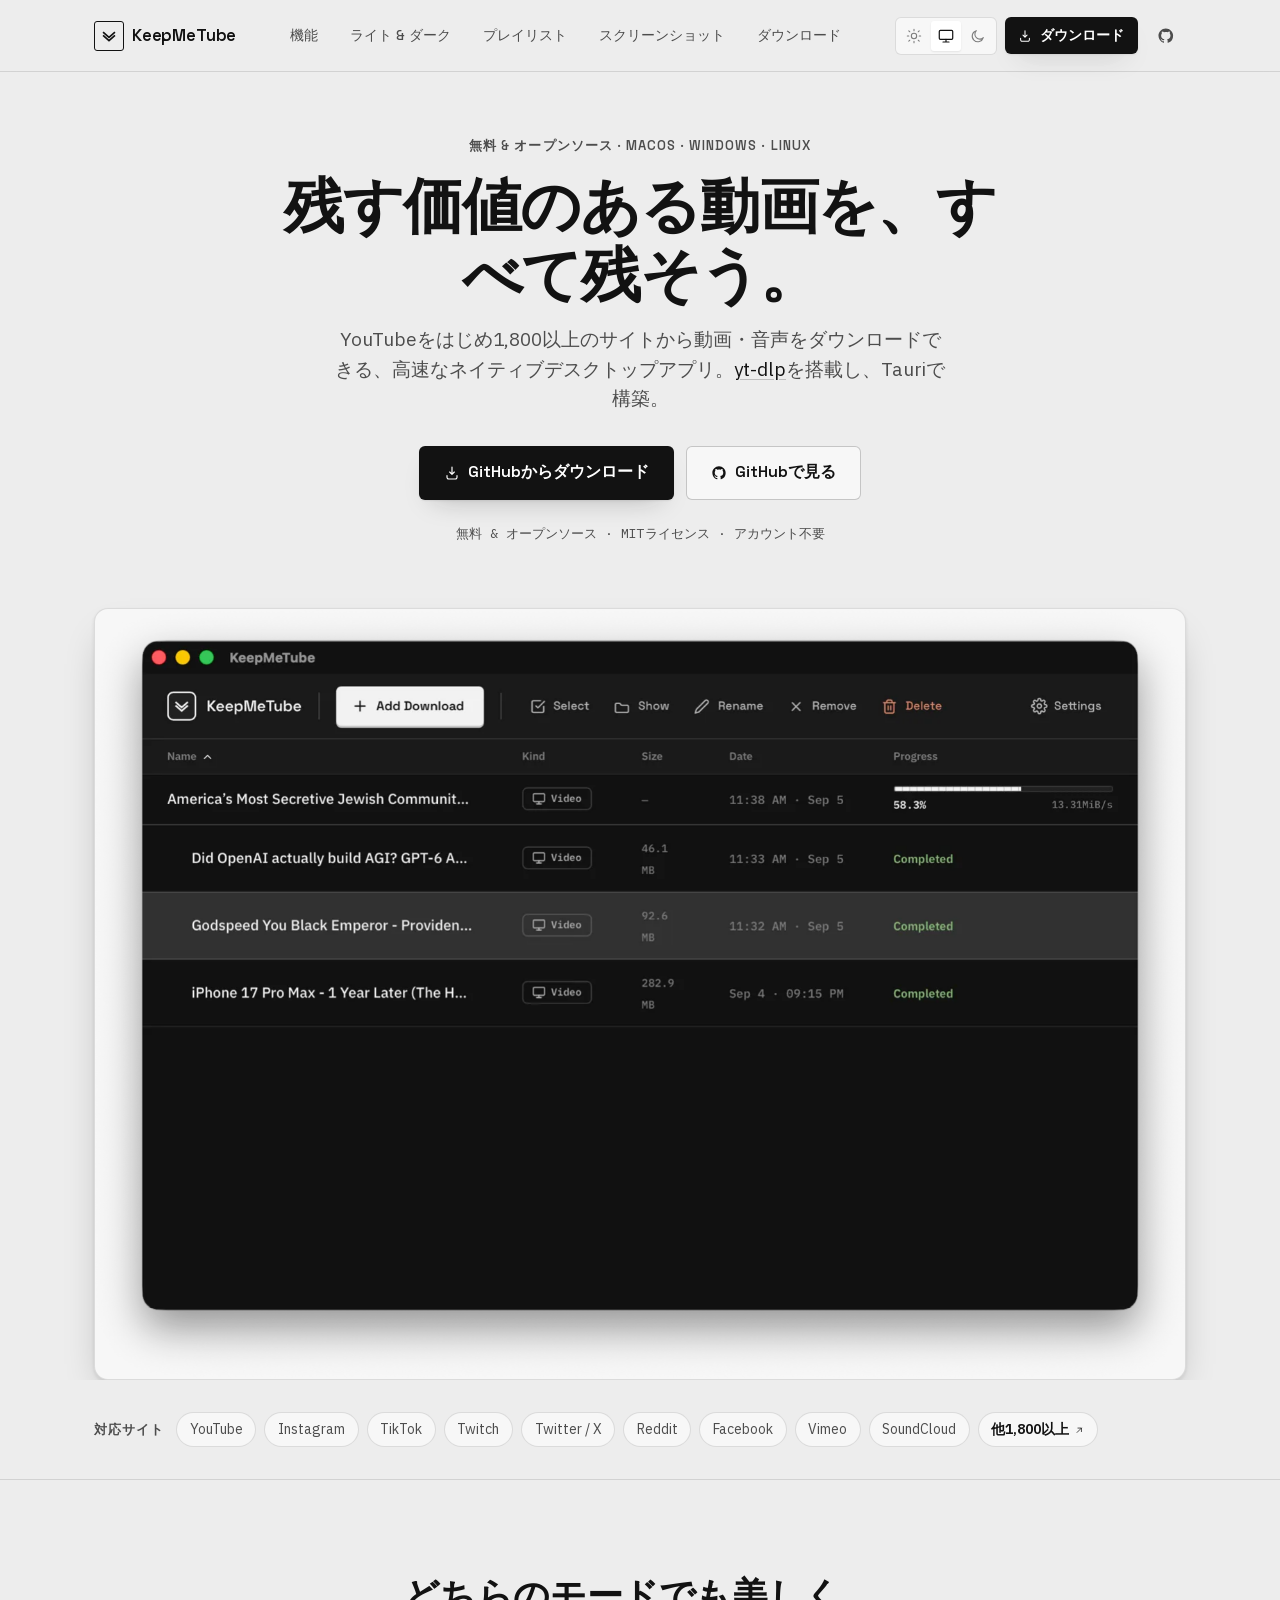
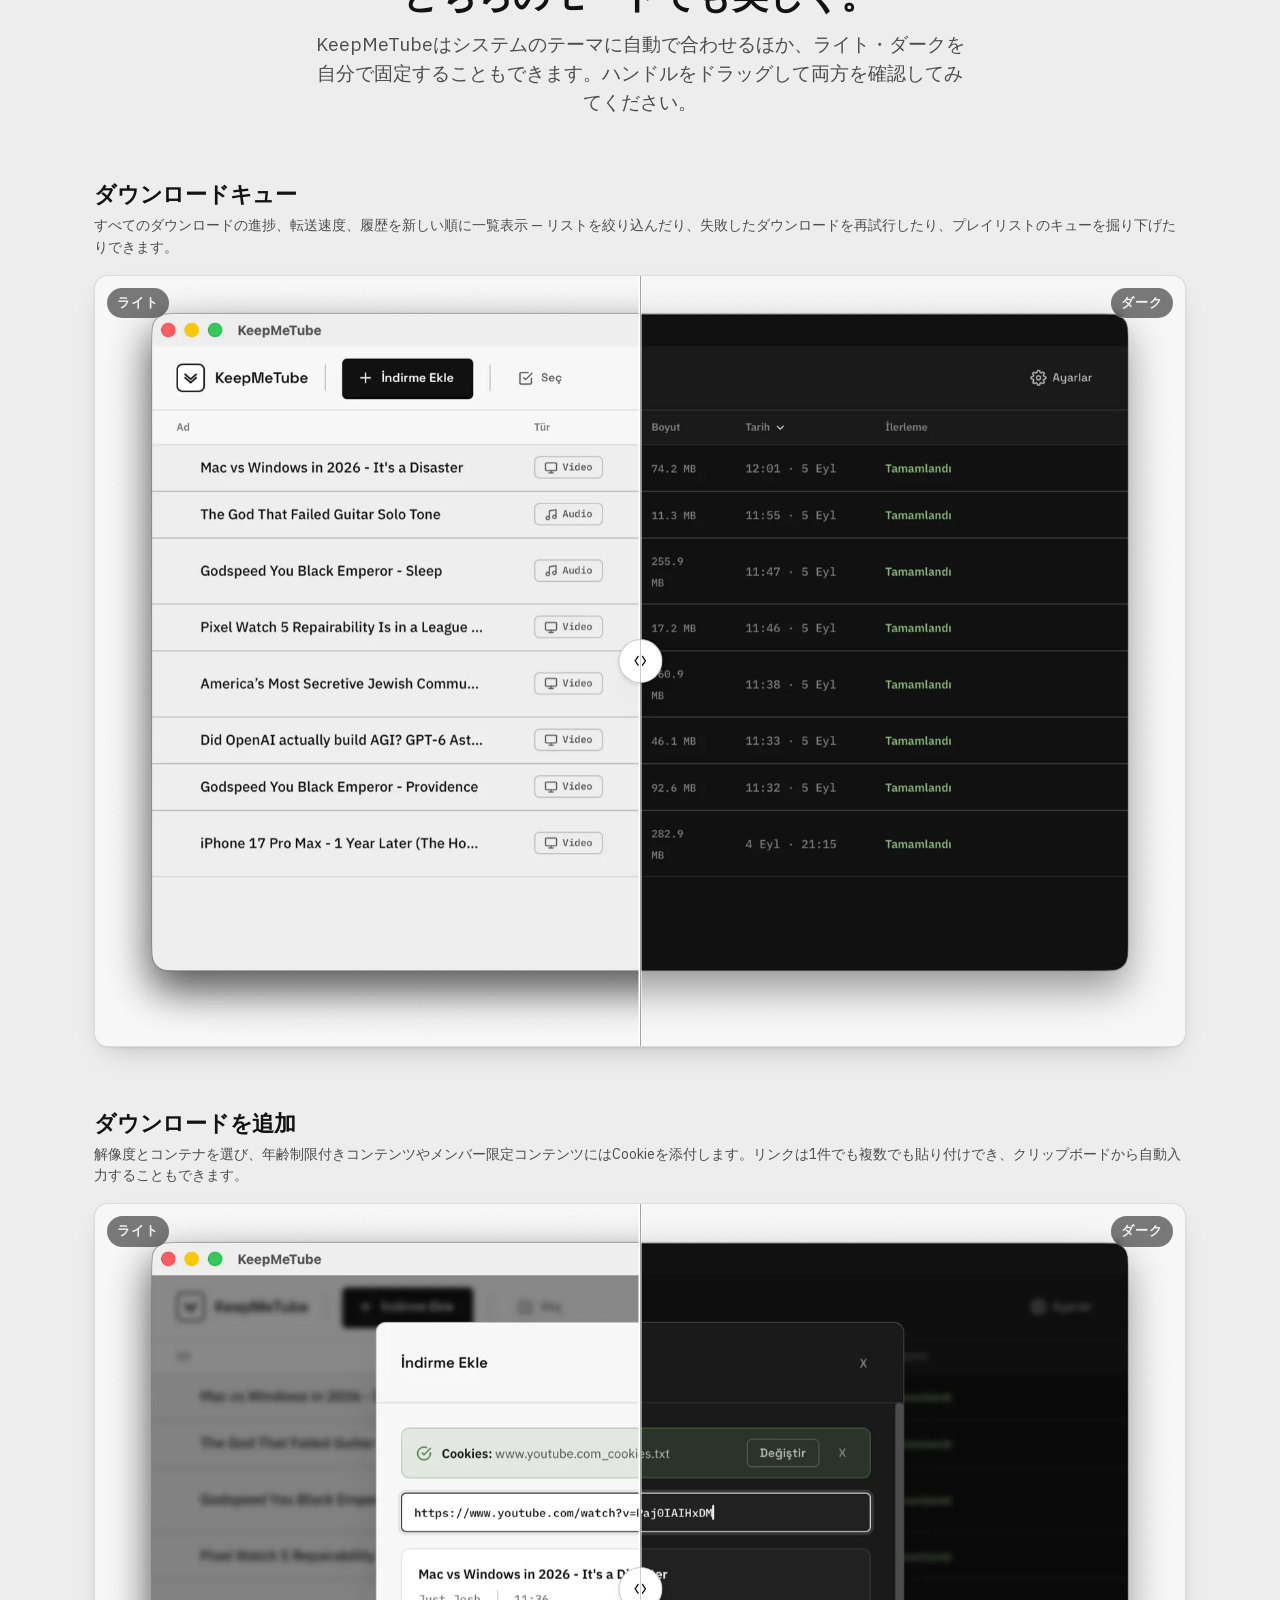
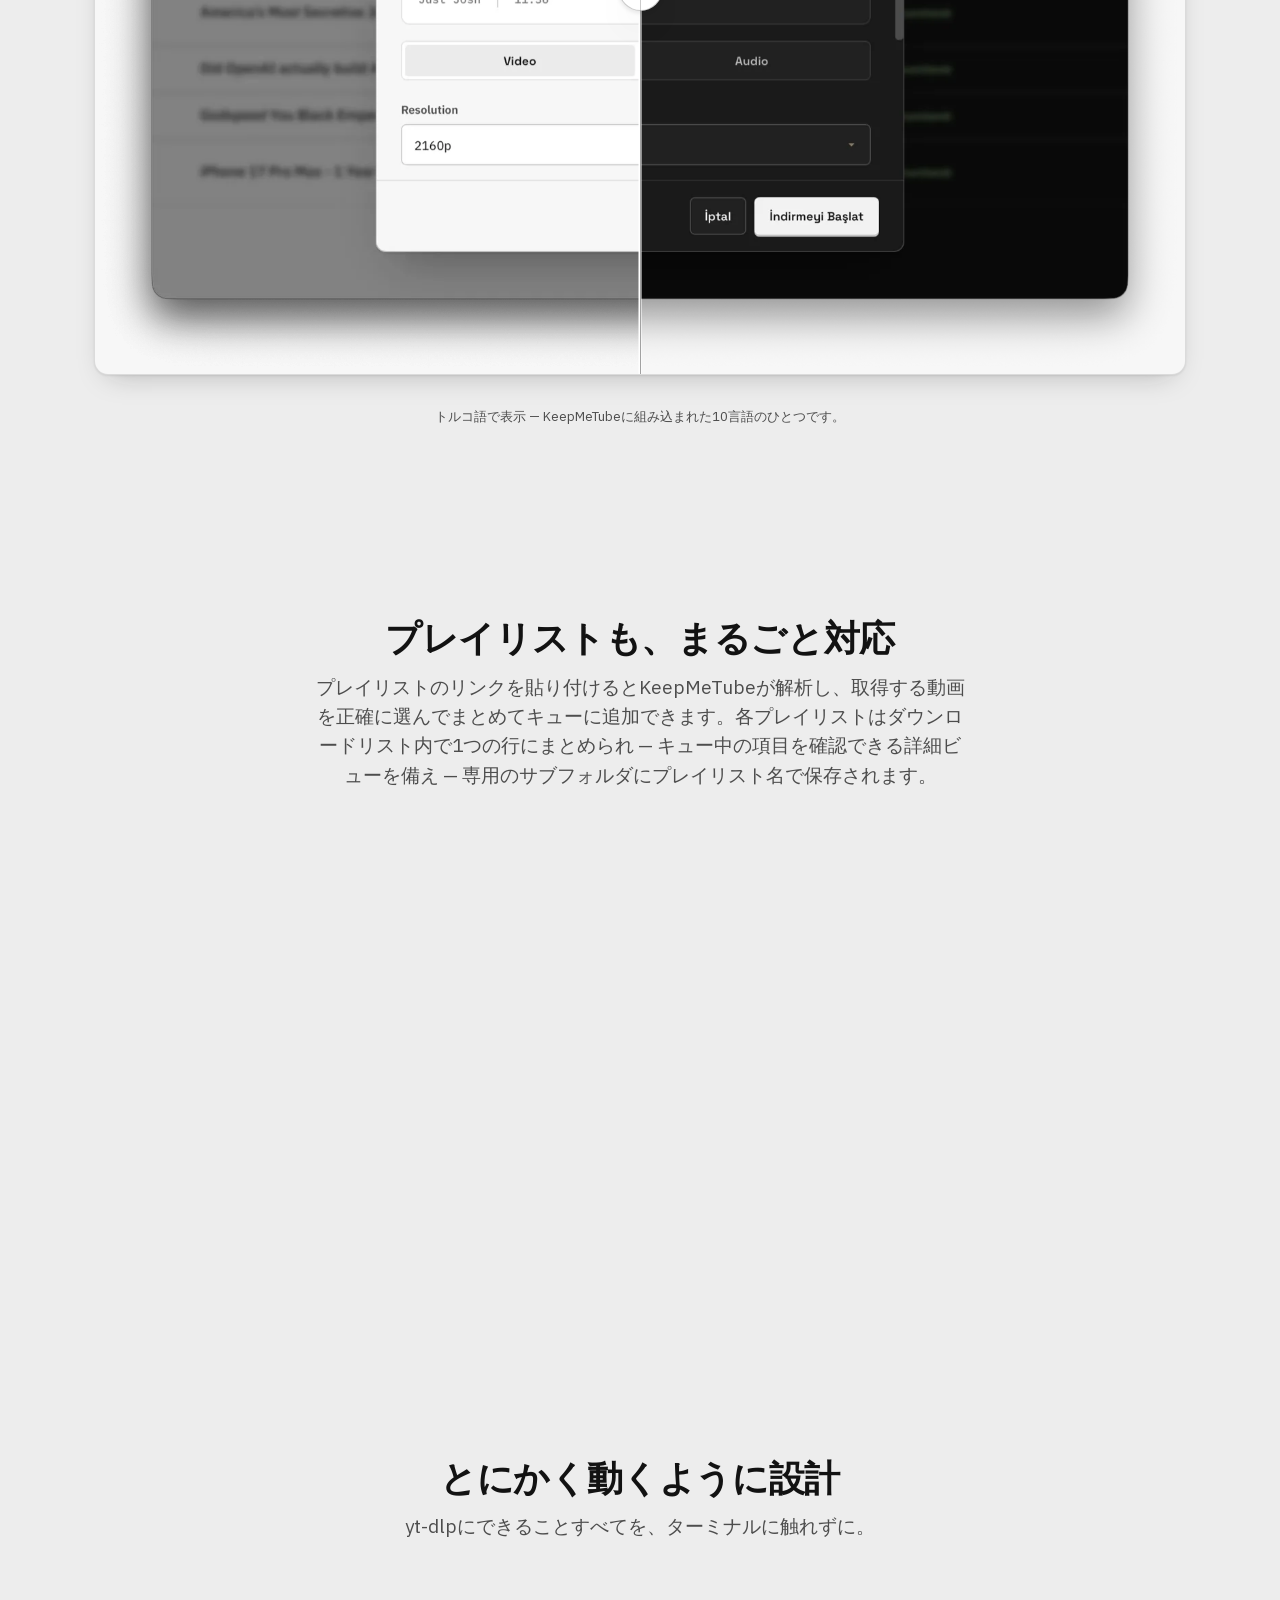
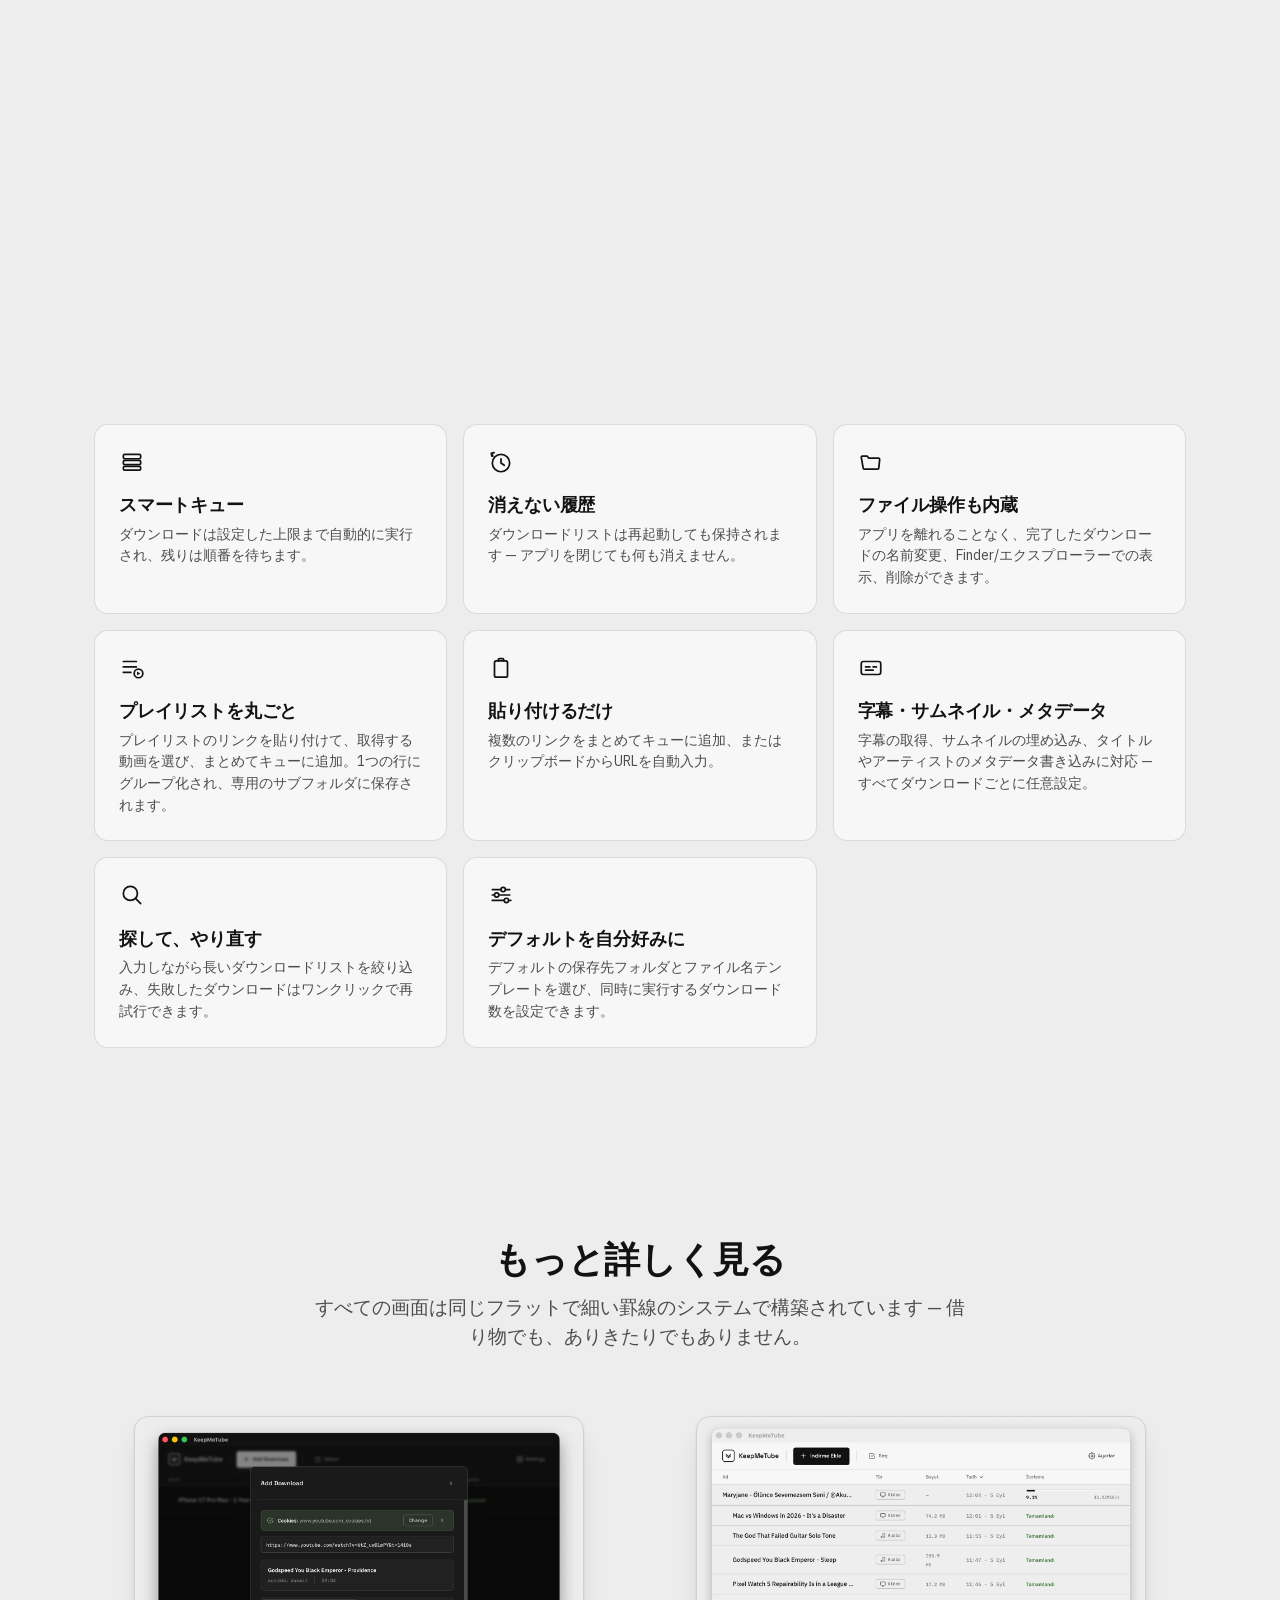
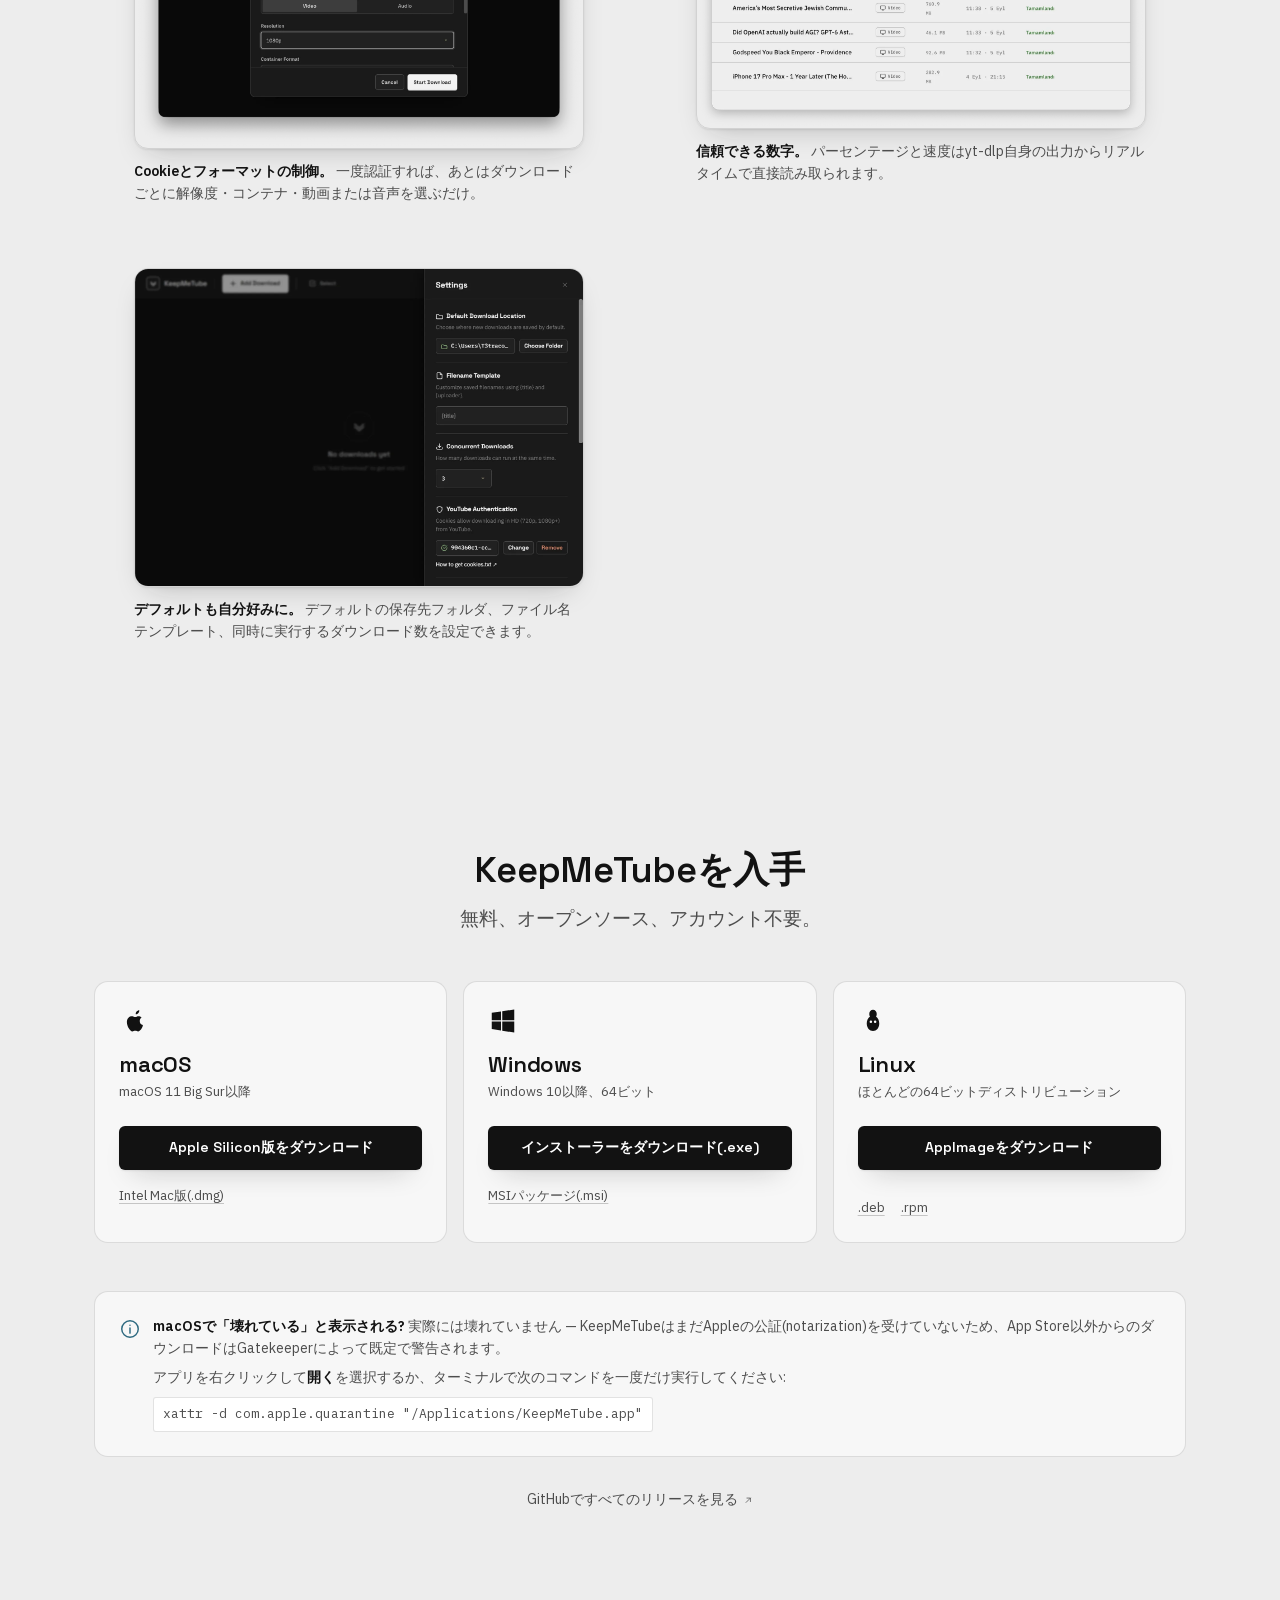
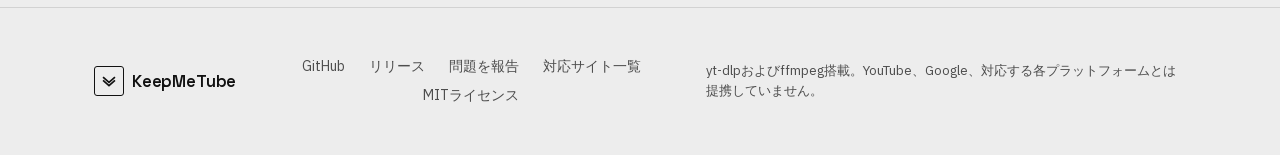
<file: ja/index.html>
<!doctype html>
<html lang="ja">
<head>
<meta charset="UTF-8">
<meta name="viewport" content="width=device-width, initial-scale=1">
<title>KeepMeTube — YouTube MP3・MP4 ダウンローダー</title>
<meta name="description" content="YouTube動画をMP4で、音声をMP3でダウンロード。1,800以上のサイトに対応 — 無料・オープンソースで、macOS・Windows・Linuxにネイティブ対応。yt-dlp搭載。">
<meta name="theme-color" content="#ededed" id="theme-color-meta">
<link rel="canonical" href="https://keepmetube.t3tracon.com.tr/ja/">
<link rel="alternate" hreflang="en" href="https://keepmetube.t3tracon.com.tr/">
<link rel="alternate" hreflang="tr" href="https://keepmetube.t3tracon.com.tr/tr/">
<link rel="alternate" hreflang="es" href="https://keepmetube.t3tracon.com.tr/es/">
<link rel="alternate" hreflang="fr" href="https://keepmetube.t3tracon.com.tr/fr/">
<link rel="alternate" hreflang="de" href="https://keepmetube.t3tracon.com.tr/de/">
<link rel="alternate" hreflang="pt" href="https://keepmetube.t3tracon.com.tr/pt/">
<link rel="alternate" hreflang="ar" href="https://keepmetube.t3tracon.com.tr/ar/">
<link rel="alternate" hreflang="ja" href="https://keepmetube.t3tracon.com.tr/ja/">
<link rel="alternate" hreflang="ko" href="https://keepmetube.t3tracon.com.tr/ko/">
<link rel="alternate" hreflang="zh" href="https://keepmetube.t3tracon.com.tr/zh/">
<link rel="alternate" hreflang="x-default" href="https://keepmetube.t3tracon.com.tr/">

<link rel="icon" href="/favicon.ico" sizes="48x48">
<link rel="icon" href="/favicon.svg" type="image/svg+xml">
<link rel="icon" href="/assets/favicon-32.png" sizes="32x32" type="image/png">
<link rel="apple-touch-icon" href="/assets/apple-touch-icon.png">

<meta property="og:title" content="KeepMeTube — YouTube MP3・MP4 ダウンローダー">
<meta property="og:description" content="YouTube動画をMP4で、音声をMP3でダウンロード。1,800以上のサイトに対応。無料・オープンソース、macOS/Windows/Linux対応。">
<meta property="og:type" content="website">
<meta property="og:url" content="https://keepmetube.t3tracon.com.tr/ja/">
<meta property="og:locale" content="ja_JP">
<meta property="og:site_name" content="KeepMeTube">
<meta property="og:image" content="https://keepmetube.t3tracon.com.tr/assets/screenshots/list-dark-en.png">
<meta name="twitter:card" content="summary_large_image">
<meta name="twitter:title" content="KeepMeTube — YouTube MP3・MP4 ダウンローダー">
<meta name="twitter:description" content="YouTube動画をMP4で、音声をMP3でダウンロード。1,800以上のサイトに対応。無料・オープンソース。">
<meta name="twitter:image" content="https://keepmetube.t3tracon.com.tr/assets/screenshots/list-dark-en.png">

<script type="application/ld+json">
{
  "@context": "https://schema.org",
  "@type": "SoftwareApplication",
  "name": "KeepMeTube",
  "url": "https://keepmetube.t3tracon.com.tr/ja/",
  "description": "YouTube動画をMP4で、音声をMP3でダウンロードできる無料のオープンソース・デスクトップアプリ。1,800以上のサイトに対応。macOS・Windows・Linuxでネイティブに高速動作 — yt-dlp搭載。",
  "inLanguage": "ja",
  "applicationCategory": "MultimediaApplication",
  "operatingSystem": "macOS, Windows, Linux",
  "offers": {
    "@type": "Offer",
    "price": "0",
    "priceCurrency": "USD"
  },
  "downloadUrl": "https://github.com/Tetracon05/KeepMeTube/releases/latest",
  "license": "https://github.com/Tetracon05/KeepMeTube/blob/main/LICENSE",
  "author": {
    "@type": "Person",
    "name": "Tetracon05",
    "url": "https://github.com/Tetracon05"
  }
}
</script>

<link rel="preload" href="/fonts/SpaceGrotesk-variable-latin.woff2" as="font" type="font/woff2" crossorigin>
<link rel="preload" href="/fonts/IBMPlexSans-variable-latin.woff2" as="font" type="font/woff2" crossorigin>
<link rel="stylesheet" href="/css/fonts.css">
<link rel="stylesheet" href="/css/style.css">
</head>
<body>

<svg aria-hidden="true" style="position:absolute; width:0; height:0; overflow:hidden;" xmlns="http://www.w3.org/2000/svg">
<defs>
<symbol id="icon-logo" viewBox="0 0 48 48" fill="none" stroke="currentColor" stroke-width="5" stroke-linecap="square" stroke-linejoin="miter">
  <path d="M8 14 L24 28 L40 14"/>
  <path d="M8 24 L24 38 L40 24"/>
</symbol>
<symbol id="icon-download" viewBox="0 0 24 24" fill="none" stroke="currentColor" stroke-width="1.75" stroke-linecap="round" stroke-linejoin="round">
  <path d="M12 3v11m0 0-3.5-3.5M12 14l3.5-3.5"/>
  <path d="M4.5 16v2.5A2.5 2.5 0 0 0 7 21h10a2.5 2.5 0 0 0 2.5-2.5V16"/>
</symbol>
<symbol id="icon-github" viewBox="0 0 24 24" fill="currentColor">
  <path fill-rule="evenodd" clip-rule="evenodd" d="M12 2C6.477 2 2 6.484 2 12.017c0 4.425 2.865 8.18 6.839 9.504.5.092.682-.217.682-.483 0-.237-.008-.868-.013-1.703-2.782.605-3.369-1.343-3.369-1.343-.454-1.158-1.11-1.466-1.11-1.466-.908-.62.069-.608.069-.608 1.003.07 1.531 1.032 1.531 1.032.892 1.53 2.341 1.088 2.91.833.092-.647.35-1.088.636-1.339-2.221-.253-4.555-1.113-4.555-4.951 0-1.093.39-1.988 1.029-2.688-.103-.253-.446-1.272.098-2.65 0 0 .84-.27 2.75 1.026A9.564 9.564 0 0 1 12 6.844c.85.004 1.705.115 2.504.337 1.909-1.296 2.747-1.027 2.747-1.027.546 1.379.202 2.398.1 2.651.64.7 1.028 1.595 1.028 2.688 0 3.848-2.339 4.695-4.566 4.943.359.309.678.919.678 1.852 0 1.336-.012 2.415-.012 2.743 0 .268.18.58.688.482A10.02 10.02 0 0 0 22 12.017C22 6.484 17.522 2 12 2Z"/>
</symbol>
<symbol id="icon-globe" viewBox="0 0 24 24" fill="none" stroke="currentColor" stroke-width="1.6" stroke-linecap="round">
  <circle cx="12" cy="12" r="9"/>
  <ellipse cx="12" cy="12" rx="4" ry="9"/>
  <path d="M3 12h18M4.5 7.5h15M4.5 16.5h15"/>
</symbol>
<symbol id="icon-refresh" viewBox="0 0 24 24" fill="none" stroke="currentColor" stroke-width="1.6" stroke-linecap="round" stroke-linejoin="round">
  <path d="M4 12a8 8 0 0 1 14.3-4.9"/>
  <path d="M20 12a8 8 0 0 1-14.3 4.9"/>
  <path d="M18.3 3v4.5h-4.5"/>
  <path d="M5.7 21v-4.5h4.5"/>
</symbol>
<symbol id="icon-shield" viewBox="0 0 24 24" fill="none" stroke="currentColor" stroke-width="1.6" stroke-linejoin="round" stroke-linecap="round">
  <path d="M12 3l7 3v6c0 4.5-3 7.5-7 9-4-1.5-7-4.5-7-9V6l7-3Z"/>
  <path d="M9 12l2 2 4-4"/>
</symbol>
<symbol id="icon-flag" viewBox="0 0 24 24" fill="none" stroke="currentColor" stroke-width="1.6" stroke-linecap="round" stroke-linejoin="round">
  <path d="M6 3v18"/>
  <path d="M6 4h11l-2.5 3.5L17 11H6"/>
</symbol>
<symbol id="icon-moon-stars" viewBox="0 0 24 24" fill="none" stroke="currentColor" stroke-width="1.6" stroke-linejoin="round" stroke-linecap="round">
  <path d="M20 14.5A8.5 8.5 0 1 1 9.5 4a6.5 6.5 0 0 0 10.5 10.5Z"/>
  <path d="M18 3l.6 1.4L20 5l-1.4.6L18 7l-.6-1.4L16 5l1.4-.6L18 3Z"/>
</symbol>
<symbol id="icon-gauge" viewBox="0 0 24 24" fill="none" stroke="currentColor" stroke-width="1.6" stroke-linecap="round" stroke-linejoin="round">
  <path d="M4 15a8 8 0 1 1 16 0"/>
  <path d="M12 15l4-5"/>
  <circle cx="12" cy="15" r="1" fill="currentColor" stroke="none"/>
</symbol>
<symbol id="icon-stack" viewBox="0 0 24 24" fill="none" stroke="currentColor" stroke-width="1.6" stroke-linejoin="round">
  <rect x="4" y="5" width="16" height="4" rx="1.3"/>
  <rect x="4" y="10.5" width="16" height="4" rx="1.3"/>
  <rect x="4" y="16" width="16" height="3.5" rx="1.3"/>
</symbol>
<symbol id="icon-history" viewBox="0 0 24 24" fill="none" stroke="currentColor" stroke-width="1.6" stroke-linecap="round" stroke-linejoin="round">
  <circle cx="12" cy="13" r="8"/>
  <path d="M12 9v4l3 2"/>
  <path d="M4.5 6.5 3 4m0 0 2.6-.6M3 4l.6 2.6"/>
</symbol>
<symbol id="icon-folder" viewBox="0 0 24 24" fill="none" stroke="currentColor" stroke-width="1.6" stroke-linejoin="round" stroke-linecap="round">
  <path d="M3 7.5a1 1 0 0 1 1-1h4.4l1.6 2H19a1 1 0 0 1 1 1.1l-.8 8.1a1 1 0 0 1-1 .9H5.8a1 1 0 0 1-1-.9L3 7.5Z"/>
</symbol>
<symbol id="icon-sun" viewBox="0 0 24 24" fill="none" stroke="currentColor" stroke-width="1.6" stroke-linecap="round">
  <circle cx="12" cy="12" r="4"/>
  <path d="M12 2v2.2M12 19.8V22M4.2 4.2l1.5 1.5M18.3 18.3l1.5 1.5M2 12h2.2M19.8 12H22M4.2 19.8l1.5-1.5M18.3 5.7l1.5-1.5"/>
</symbol>
<symbol id="icon-monitor" viewBox="0 0 24 24" fill="none" stroke="currentColor" stroke-width="1.6" stroke-linecap="round" stroke-linejoin="round">
  <rect x="3" y="4.5" width="18" height="12" rx="1.4"/>
  <path d="M8 20h8M12 16.5V20"/>
</symbol>
<symbol id="icon-moon" viewBox="0 0 24 24" fill="none" stroke="currentColor" stroke-width="1.6" stroke-linejoin="round">
  <path d="M20 14.5A8.5 8.5 0 1 1 9.5 4a6.5 6.5 0 0 0 10.5 10.5Z"/>
</symbol>
<symbol id="icon-menu" viewBox="0 0 24 24" fill="none" stroke="currentColor" stroke-width="1.6" stroke-linecap="round">
  <path d="M4 7h16M4 12h16M4 17h16"/>
</symbol>
<symbol id="icon-close" viewBox="0 0 24 24" fill="none" stroke="currentColor" stroke-width="1.6" stroke-linecap="round">
  <path d="M6 6l12 12M18 6 6 18"/>
</symbol>
<symbol id="icon-info" viewBox="0 0 24 24" fill="none" stroke="currentColor" stroke-width="1.6" stroke-linecap="round">
  <circle cx="12" cy="12" r="9"/>
  <path d="M12 11v5.5M12 7.8v.01"/>
</symbol>
<symbol id="icon-apple" viewBox="0 0 24 24" fill="currentColor">
  <path d="M15.6 8.1c-1 0-1.9.6-2.6.6-.7 0-1.7-.6-2.7-.6-1.9 0-4 1.6-4 4.7 0 3.5 2.6 7.5 4.4 7.5.8 0 1.2-.5 2.3-.5s1.4.5 2.3.5c1.5 0 3.8-3.1 3.8-5.1-1.6-.4-2.5-1.7-2.5-3.3 0-1.3.8-2.4 1.5-2.8-.7-.7-1.6-1-2.5-1Z"/>
  <path d="M14.1 4.4c.5-.6 1.4-1.1 2.1-1.1.1.9-.2 1.7-.7 2.3-.5.6-1.4 1.1-2.1 1-.1-.8.2-1.6.7-2.2Z"/>
</symbol>
<symbol id="icon-windows" viewBox="0 0 24 24" fill="currentColor">
  <path d="M3 5.4 10.4 4.3V11.3H3zM11.4 4.2 21 2.8V11.3H11.4zM3 12.3H10.4V19.5L3 18.4zM11.4 12.3H21V21.2L11.4 19.8Z"/>
</symbol>
<symbol id="icon-linux" viewBox="0 0 24 24" fill="currentColor">
  <path d="M12 3c-1.7 0-3 1.5-3 3.3 0 .8.2 1.5.6 2.1C8.1 9.4 7 11.5 7 14c0 3.6 2.2 6 5 6s5-2.4 5-6c0-2.5-1.1-4.6-2.6-5.6.4-.6.6-1.3.6-2.1C15 4.5 13.7 3 12 3Z"/>
  <circle cx="10.3" cy="12.6" r="1" fill="var(--bg-2)"/>
  <circle cx="13.7" cy="12.6" r="1" fill="var(--bg-2)"/>
</symbol>
<symbol id="icon-external" viewBox="0 0 24 24" fill="none" stroke="currentColor" stroke-width="1.7" stroke-linecap="round" stroke-linejoin="round">
  <path d="M7 17 17 7"/>
  <path d="M9 7h8v8"/>
</symbol>
<symbol id="icon-arrow-right" viewBox="0 0 24 24" fill="none" stroke="currentColor" stroke-width="1.7" stroke-linecap="round" stroke-linejoin="round">
  <path d="M4 12h16M13 6l6 6-6 6"/>
</symbol>
<symbol id="icon-drag" viewBox="0 0 24 24" fill="none" stroke="currentColor" stroke-width="1.8" stroke-linecap="round" stroke-linejoin="round">
  <path d="M9 6 5 12l4 6M15 6l4 6-4 6"/>
</symbol>
<symbol id="icon-playlist" viewBox="0 0 24 24" fill="none" stroke="currentColor" stroke-width="1.6" stroke-linecap="round" stroke-linejoin="round">
  <path d="M4 6h12M4 11h12M4 16h7"/>
  <circle cx="18" cy="17" r="4"/>
  <path d="M16.7 15.3v3.4l3-1.7-3-1.7Z" fill="currentColor" stroke="none"/>
</symbol>
<symbol id="icon-clipboard" viewBox="0 0 24 24" fill="none" stroke="currentColor" stroke-width="1.6" stroke-linecap="round" stroke-linejoin="round">
  <rect x="6" y="5.5" width="12" height="15" rx="1.6"/>
  <path d="M9.5 5.5V4.3a1 1 0 0 1 1-1h3a1 1 0 0 1 1 1V5.5"/>
</symbol>
<symbol id="icon-captions" viewBox="0 0 24 24" fill="none" stroke="currentColor" stroke-width="1.6" stroke-linecap="round" stroke-linejoin="round">
  <rect x="3" y="6" width="18" height="12" rx="2"/>
  <path d="M7 11h4M7 14h7M14 11h3"/>
</symbol>
<symbol id="icon-search" viewBox="0 0 24 24" fill="none" stroke="currentColor" stroke-width="1.6" stroke-linecap="round" stroke-linejoin="round">
  <circle cx="10.5" cy="10.5" r="6.5"/>
  <path d="M20 20l-4.8-4.8"/>
</symbol>
<symbol id="icon-sliders" viewBox="0 0 24 24" fill="none" stroke="currentColor" stroke-width="1.6" stroke-linecap="round" stroke-linejoin="round">
  <path d="M4 7h10M17 7h3M4 12h4M11 12h9M4 17h13M20 17h1"/>
  <circle cx="14" cy="7" r="2" fill="var(--bg-1)"/>
  <circle cx="8" cy="12" r="2" fill="var(--bg-1)"/>
  <circle cx="17" cy="17" r="2" fill="var(--bg-1)"/>
</symbol>
</defs>
</svg>

<a class="skip-link" href="#main">コンテンツへスキップ</a>

<header class="site-header">
  <div class="wrap site-header__inner">
    <a href="#top" class="brand">
      <span class="logo-mark" aria-hidden="true"><svg class="icon"><use href="#icon-logo"></use></svg></span>
      <span class="brand-wordmark">KeepMeTube</span>
    </a>

    <nav class="site-nav" aria-label="Primary">
      <a href="#features">機能</a>
      <a href="#compare">ライト &amp; ダーク</a>
      <a href="#playlists">プレイリスト</a>
      <a href="#screenshots">スクリーンショット</a>
      <a href="#download">ダウンロード</a>
    </nav>

    <div class="header-actions">
      <div class="theme-switch header-theme-switch" role="radiogroup" aria-label="Theme" data-theme-switch>
        <button type="button" role="radio" data-theme-choice="light" aria-label="ライトテーマ" aria-checked="false"><svg class="icon" aria-hidden="true"><use href="#icon-sun"></use></svg></button>
        <button type="button" role="radio" data-theme-choice="system" aria-label="システムに合わせる" aria-checked="false"><svg class="icon" aria-hidden="true"><use href="#icon-monitor"></use></svg></button>
        <button type="button" role="radio" data-theme-choice="dark" aria-label="ダークテーマ" aria-checked="false"><svg class="icon" aria-hidden="true"><use href="#icon-moon"></use></svg></button>
      </div>

      <a href="https://github.com/Tetracon05/KeepMeTube/releases/latest" class="btn btn--primary btn--sm nav-download" data-download-cta>
        <svg class="icon" aria-hidden="true"><use href="#icon-download"></use></svg>
        <span>ダウンロード</span>
      </a>

      <a href="https://github.com/Tetracon05/KeepMeTube" class="icon-btn nav-github" aria-label="GitHubでソースコードを見る">
        <svg class="icon" aria-hidden="true"><use href="#icon-github"></use></svg>
      </a>

      <button type="button" class="icon-btn menu-toggle" data-menu-toggle aria-expanded="false" aria-controls="mobile-nav" aria-label="メニューを開く">
        <svg class="icon" aria-hidden="true"><use href="#icon-menu"></use></svg>
      </button>
    </div>
  </div>
</header>

<div class="mobile-nav" id="mobile-nav" data-mobile-nav hidden>
  <a href="#features">機能</a>
  <a href="#compare">ライト &amp; ダーク</a>
  <a href="#playlists">プレイリスト</a>
  <a href="#screenshots">スクリーンショット</a>
  <a href="#download">ダウンロード</a>
  <a href="https://github.com/Tetracon05/KeepMeTube">GitHub</a>
  <div class="theme-switch mobile-nav__theme-switch" role="radiogroup" aria-label="Theme" data-theme-switch>
    <button type="button" role="radio" data-theme-choice="light" aria-label="ライトテーマ" aria-checked="false"><svg class="icon" aria-hidden="true"><use href="#icon-sun"></use></svg></button>
    <button type="button" role="radio" data-theme-choice="system" aria-label="システムに合わせる" aria-checked="false"><svg class="icon" aria-hidden="true"><use href="#icon-monitor"></use></svg></button>
    <button type="button" role="radio" data-theme-choice="dark" aria-label="ダークテーマ" aria-checked="false"><svg class="icon" aria-hidden="true"><use href="#icon-moon"></use></svg></button>
  </div>
</div>

<main id="main">

  <section class="hero" id="top">
    <div class="wrap hero__inner">
      <p class="eyebrow">無料 &amp; オープンソース · macOS · Windows · Linux</p>
      <h1>残す価値のある動画を、すべて残そう。</h1>
      <p class="hero__lead">YouTubeをはじめ1,800以上のサイトから動画・音声をダウンロードできる、高速なネイティブデスクトップアプリ。<a href="https://github.com/yt-dlp/yt-dlp">yt-dlp</a>を搭載し、Tauriで構築。</p>
      <div class="hero__ctas">
        <a href="https://github.com/Tetracon05/KeepMeTube/releases/latest" class="btn btn--primary btn--lg" data-download-cta>
          <svg class="icon" aria-hidden="true"><use href="#icon-download"></use></svg>
          <span data-download-label>Mac版をダウンロード</span>
        </a>
        <a href="https://github.com/Tetracon05/KeepMeTube" class="btn btn--ghost btn--lg">
          <svg class="icon" aria-hidden="true"><use href="#icon-github"></use></svg>
          GitHubで見る
        </a>
      </div>
      <p class="hero__meta"><span data-version-badge>無料 &amp; オープンソース</span> · MITライセンス · アカウント不要</p>
    </div>

    <div class="hero__shot wrap">
      <figure class="shot-frame reveal">
        <picture>
          <source srcset="/assets/screenshots/list-dark-en.webp" type="image/webp">
          <img src="/assets/screenshots/list-dark-en.png" alt="サイズ・日付・進捗の列とともに、完了済みおよび進行中のダウンロードのリストを表示するKeepMeTubeのダウンロードマネージャー" width="1600" height="1131" loading="eager">
        </picture>
      </figure>
    </div>
  </section>

  <section class="platform-strip" aria-label="Supported platforms">
    <div class="wrap platform-strip__inner reveal">
      <p class="platform-strip__label">対応サイト</p>
      <ul class="platform-pills">
        <li>YouTube</li>
        <li>Instagram</li>
        <li>TikTok</li>
        <li>Twitch</li>
        <li>Twitter&nbsp;/&nbsp;X</li>
        <li>Reddit</li>
        <li>Facebook</li>
        <li>Vimeo</li>
        <li>SoundCloud</li>
        <li><a href="https://github.com/yt-dlp/yt-dlp/blob/master/supportedsites.md">他1,800以上<svg class="icon icon--xs" aria-hidden="true"><use href="#icon-external"></use></svg></a></li>
      </ul>
    </div>
  </section>

  <section class="compare-section" id="compare">
    <div class="wrap">
      <h2>どちらのモードでも美しく。</h2>
      <p class="section-lead">KeepMeTubeはシステムのテーマに自動で合わせるほか、ライト・ダークを自分で固定することもできます。ハンドルをドラッグして両方を確認してみてください。</p>

      <div class="compare-block reveal">
        <div class="compare-block__head">
          <h3>ダウンロードキュー</h3>
          <p>すべてのダウンロードの進捗、転送速度、履歴を新しい順に一覧表示 — リストを絞り込んだり、失敗したダウンロードを再試行したり、プレイリストのキューを掘り下げたりできます。</p>
        </div>
        <div class="compare" data-compare>
          <div class="compare__frame" data-compare-frame style="aspect-ratio: 1600 / 1131;">
            <picture>
              <source srcset="/assets/screenshots/queue-dark.webp" type="image/webp">
              <img class="compare__img" src="/assets/screenshots/queue-dark.png" alt="ダークモードのKeepMeTubeダウンロードキュー" width="1600" height="1131" loading="lazy">
            </picture>
            <picture>
              <source srcset="/assets/screenshots/queue-light.webp" type="image/webp">
              <img class="compare__img compare__img--top" src="/assets/screenshots/queue-light.png" alt="同じダウンロードキューのライトモード" width="1600" height="1131" loading="lazy">
            </picture>
            <span class="compare__tag compare__tag--left" aria-hidden="true">ライト</span>
            <span class="compare__tag compare__tag--right" aria-hidden="true">ダーク</span>
            <div class="compare__handle" data-compare-handle role="slider" tabindex="0"
                 aria-label="ダウンロードキューのライトモードとダークモードを比較するにはドラッグしてください"
                 aria-valuemin="0" aria-valuemax="100" aria-valuenow="50" aria-orientation="horizontal">
              <span class="compare__grip"><svg class="icon" aria-hidden="true"><use href="#icon-drag"></use></svg></span>
            </div>
          </div>
        </div>
      </div>

      <div class="compare-block reveal">
        <div class="compare-block__head">
          <h3>ダウンロードを追加</h3>
          <p>解像度とコンテナを選び、年齢制限付きコンテンツやメンバー限定コンテンツにはCookieを添付します。リンクは1件でも複数でも貼り付けでき、クリップボードから自動入力することもできます。</p>
        </div>
        <div class="compare" data-compare>
          <div class="compare__frame" data-compare-frame style="aspect-ratio: 1600 / 1131;">
            <picture>
              <source srcset="/assets/screenshots/modal-dark.webp" type="image/webp">
              <img class="compare__img" src="/assets/screenshots/modal-dark.png" alt="Cookie認証と解像度設定を備えた、ダークモードのKeepMeTubeダウンロード追加ダイアログ" width="1600" height="1131" loading="lazy">
            </picture>
            <picture>
              <source srcset="/assets/screenshots/modal-light.webp" type="image/webp">
              <img class="compare__img compare__img--top" src="/assets/screenshots/modal-light.png" alt="同じダウンロード追加ダイアログのライトモード" width="1600" height="1131" loading="lazy">
            </picture>
            <span class="compare__tag compare__tag--left" aria-hidden="true">ライト</span>
            <span class="compare__tag compare__tag--right" aria-hidden="true">ダーク</span>
            <div class="compare__handle" data-compare-handle role="slider" tabindex="0"
                 aria-label="ダウンロード追加ダイアログのライトモードとダークモードを比較するにはドラッグしてください"
                 aria-valuemin="0" aria-valuemax="100" aria-valuenow="50" aria-orientation="horizontal">
              <span class="compare__grip"><svg class="icon" aria-hidden="true"><use href="#icon-drag"></use></svg></span>
            </div>
          </div>
        </div>
      </div>

      <p class="compare-note">トルコ語で表示 — KeepMeTubeに組み込まれた10言語のひとつです。</p>
    </div>
  </section>

  <section class="showcase" id="playlists">
    <div class="wrap">
      <h2>プレイリストも、まるごと対応</h2>
      <p class="section-lead">プレイリストのリンクを貼り付けるとKeepMeTubeが解析し、取得する動画を正確に選んでまとめてキューに追加できます。各プレイリストはダウンロードリスト内で1つの行にまとめられ — キュー中の項目を確認できる詳細ビューを備え — 専用のサブフォルダにプレイリスト名で保存されます。</p>

      <div class="showcase-grid">
        <figure class="showcase-item reveal">
          <picture>
            <source srcset="/assets/screenshots/playlist-picker-dark.webp" type="image/webp">
            <img src="/assets/screenshots/playlist-picker-dark.png" alt="Damnationという名前の解析済みYouTubeプレイリストが表示され、8本の動画がリスト化されすべて選択された状態のダウンロード追加ダイアログ" width="1600" height="1131" loading="lazy">
          </picture>
          <figcaption><strong>欲しいものを選ぶ。</strong> KeepMeTubeはプレイリスト全体を読み込み、すべての動画を一覧表示します — キューに追加する前に、全選択も一部選択も可能です。</figcaption>
        </figure>
        <figure class="showcase-item reveal">
          <picture>
            <source srcset="/assets/screenshots/playlist-list-dark.webp" type="image/webp">
            <img src="/assets/screenshots/playlist-list-dark.png" alt="Damnationプレイリストを開いたダウンロードリスト。8曲すべてが完了し、それぞれのファイルサイズと進捗が表示されている" width="1600" height="1134" loading="lazy">
          </picture>
          <figcaption><strong>まとまって、散らばらない。</strong> プレイリストはダウンロードリスト内で1つの行にまとまります。開けば各トラックの進捗と状態を個別に確認できます。</figcaption>
        </figure>
      </div>
    </div>
  </section>

  <section class="features" id="features">
    <div class="wrap">
      <h2>とにかく動くように設計</h2>
      <p class="section-lead">yt-dlpにできることすべてを、ターミナルに触れずに。</p>

      <ul class="feature-grid">
        <li class="feature-card reveal">
          <svg class="icon icon--feature" aria-hidden="true"><use href="#icon-globe"></use></svg>
          <h3>1,800以上のサイト</h3>
          <p>YouTube、Instagram、TikTok、Twitch、Twitter/X、Reddit、Facebook、Vimeo、SoundCloud、そしてyt-dlpが対応するほぼすべての場所。</p>
        </li>
        <li class="feature-card reveal">
          <svg class="icon icon--feature" aria-hidden="true"><use href="#icon-refresh"></use></svg>
          <h3>常に最新</h3>
          <p>起動時にyt-dlpのアップデートを確認し、ワンクリックでアップグレード。新しいサイトやフォーマットにも対応し続けます。</p>
        </li>
        <li class="feature-card reveal">
          <svg class="icon icon--feature" aria-hidden="true"><use href="#icon-shield"></use></svg>
          <h3>Cookie認証</h3>
          <p>cookies.txtを添付すれば、自分自身のログイン済みセッションを使って年齢制限・メンバー限定・非公開のコンテンツを取得できます。</p>
        </li>
        <li class="feature-card reveal">
          <svg class="icon icon--feature" aria-hidden="true"><use href="#icon-flag"></use></svg>
          <h3>10言語対応</h3>
          <p>English、Türkçe、Español、Français、Deutsch、Português、العربية、日本語、한국어、中文 — 後付けではなく最初から組み込み。</p>
        </li>
        <li class="feature-card reveal">
          <svg class="icon icon--feature" aria-hidden="true"><use href="#icon-moon-stars"></use></svg>
          <h3>ライト・ダーク・システム</h3>
          <p>OSに自動で合わせるか、自分で設定できます — すぐ上で実際に確認してみてください。</p>
        </li>
        <li class="feature-card reveal">
          <svg class="icon icon--feature" aria-hidden="true"><use href="#icon-gauge"></use></svg>
          <h3>リアルタイム進捗</h3>
          <p>すべてのダウンロードの正確なパーセンテージ、転送速度、状態がリアルタイムで更新されます。</p>
        </li>
        <li class="feature-card reveal">
          <svg class="icon icon--feature" aria-hidden="true"><use href="#icon-stack"></use></svg>
          <h3>スマートキュー</h3>
          <p>ダウンロードは設定した上限まで自動的に実行され、残りは順番を待ちます。</p>
        </li>
        <li class="feature-card reveal">
          <svg class="icon icon--feature" aria-hidden="true"><use href="#icon-history"></use></svg>
          <h3>消えない履歴</h3>
          <p>ダウンロードリストは再起動しても保持されます — アプリを閉じても何も消えません。</p>
        </li>
        <li class="feature-card reveal">
          <svg class="icon icon--feature" aria-hidden="true"><use href="#icon-folder"></use></svg>
          <h3>ファイル操作も内蔵</h3>
          <p>アプリを離れることなく、完了したダウンロードの名前変更、Finder/エクスプローラーでの表示、削除ができます。</p>
        </li>
        <li class="feature-card reveal">
          <svg class="icon icon--feature" aria-hidden="true"><use href="#icon-playlist"></use></svg>
          <h3>プレイリストを丸ごと</h3>
          <p>プレイリストのリンクを貼り付けて、取得する動画を選び、まとめてキューに追加。1つの行にグループ化され、専用のサブフォルダに保存されます。</p>
        </li>
        <li class="feature-card reveal">
          <svg class="icon icon--feature" aria-hidden="true"><use href="#icon-clipboard"></use></svg>
          <h3>貼り付けるだけ</h3>
          <p>複数のリンクをまとめてキューに追加、またはクリップボードからURLを自動入力。</p>
        </li>
        <li class="feature-card reveal">
          <svg class="icon icon--feature" aria-hidden="true"><use href="#icon-captions"></use></svg>
          <h3>字幕・サムネイル・メタデータ</h3>
          <p>字幕の取得、サムネイルの埋め込み、タイトルやアーティストのメタデータ書き込みに対応 — すべてダウンロードごとに任意設定。</p>
        </li>
        <li class="feature-card reveal">
          <svg class="icon icon--feature" aria-hidden="true"><use href="#icon-search"></use></svg>
          <h3>探して、やり直す</h3>
          <p>入力しながら長いダウンロードリストを絞り込み、失敗したダウンロードはワンクリックで再試行できます。</p>
        </li>
        <li class="feature-card reveal">
          <svg class="icon icon--feature" aria-hidden="true"><use href="#icon-sliders"></use></svg>
          <h3>デフォルトを自分好みに</h3>
          <p>デフォルトの保存先フォルダとファイル名テンプレートを選び、同時に実行するダウンロード数を設定できます。</p>
        </li>
      </ul>
    </div>
  </section>

  <section class="showcase" id="screenshots">
    <div class="wrap">
      <h2>もっと詳しく見る</h2>
      <p class="section-lead">すべての画面は同じフラットで細い罫線のシステムで構築されています — 借り物でも、ありきたりでもありません。</p>

      <div class="showcase-grid">
        <figure class="showcase-item reveal">
          <picture>
            <source srcset="/assets/screenshots/modal-dark-en.webp" type="image/webp">
            <img src="/assets/screenshots/modal-dark-en.png" alt="英語・ダークモードのダウンロード追加ダイアログ。接続されたcookies.txtファイルと1080p解像度セレクターを表示" width="1600" height="1183" loading="lazy">
          </picture>
          <figcaption><strong>Cookieとフォーマットの制御。</strong> 一度認証すれば、あとはダウンロードごとに解像度・コンテナ・動画または音声を選ぶだけ。</figcaption>
        </figure>
        <figure class="showcase-item reveal">
          <picture>
            <source srcset="/assets/screenshots/progress-light.webp" type="image/webp">
            <img src="/assets/screenshots/progress-light.png" alt="ライトモードのダウンロードリスト。9.1パーセントで進行中のダウンロードと、転送速度11.92MiB/秒を表示" width="1600" height="1111" loading="lazy">
          </picture>
          <figcaption><strong>信頼できる数字。</strong> パーセンテージと速度はyt-dlp自身の出力からリアルタイムで直接読み取られます。</figcaption>
        </figure>
        <figure class="showcase-item reveal">
          <picture>
            <source srcset="/assets/screenshots/settings-dark.webp" type="image/webp">
            <img src="/assets/screenshots/settings-dark.png" alt="デフォルトの保存先フォルダ、ファイル名テンプレート、同時ダウンロード数の設定を表示するKeepMeTubeの設定パネル" width="1600" height="1131" loading="lazy">
          </picture>
          <figcaption><strong>デフォルトも自分好みに。</strong> デフォルトの保存先フォルダ、ファイル名テンプレート、同時に実行するダウンロード数を設定できます。</figcaption>
        </figure>
      </div>
    </div>
  </section>

  <section class="download" id="download">
    <div class="wrap">
      <h2>KeepMeTubeを入手</h2>
      <p class="section-lead"><span data-version-badge-2>無料、オープンソース、アカウント不要。</span></p>

      <div class="platform-cards">
        <div class="platform-card reveal">
          <svg class="icon icon--platform" aria-hidden="true"><use href="#icon-apple"></use></svg>
          <h3>macOS</h3>
          <p class="platform-card__req">macOS 11 Big Sur以降</p>
          <a class="btn btn--primary" data-asset="mac-primary" href="https://github.com/Tetracon05/KeepMeTube/releases/latest">
            <span data-asset-label>Apple Silicon版をダウンロード</span>
          </a>
          <a class="platform-card__alt" data-asset="mac-secondary" href="https://github.com/Tetracon05/KeepMeTube/releases/latest">Intel Mac版(.dmg)</a>
        </div>

        <div class="platform-card reveal">
          <svg class="icon icon--platform" aria-hidden="true"><use href="#icon-windows"></use></svg>
          <h3>Windows</h3>
          <p class="platform-card__req">Windows 10以降、64ビット</p>
          <a class="btn btn--primary" data-asset="win-primary" href="https://github.com/Tetracon05/KeepMeTube/releases/latest">
            <span data-asset-label>インストーラーをダウンロード(.exe)</span>
          </a>
          <a class="platform-card__alt" data-asset="win-secondary" href="https://github.com/Tetracon05/KeepMeTube/releases/latest">MSIパッケージ(.msi)</a>
        </div>

        <div class="platform-card reveal">
          <svg class="icon icon--platform" aria-hidden="true"><use href="#icon-linux"></use></svg>
          <h3>Linux</h3>
          <p class="platform-card__req">ほとんどの64ビットディストリビューション</p>
          <a class="btn btn--primary" data-asset="linux-primary" href="https://github.com/Tetracon05/KeepMeTube/releases/latest">
            <span data-asset-label>AppImageをダウンロード</span>
          </a>
          <span class="platform-card__alt-row">
            <a class="platform-card__alt" data-asset="linux-secondary" href="https://github.com/Tetracon05/KeepMeTube/releases/latest">.deb</a>
            <a class="platform-card__alt" data-asset="linux-tertiary" href="https://github.com/Tetracon05/KeepMeTube/releases/latest">.rpm</a>
          </span>
        </div>
      </div>

      <div class="callout reveal">
        <svg class="icon" aria-hidden="true"><use href="#icon-info"></use></svg>
        <div>
          <p><strong>macOSで「壊れている」と表示される?</strong> 実際には壊れていません — KeepMeTubeはまだAppleの公証(notarization)を受けていないため、App Store以外からのダウンロードはGatekeeperによって既定で警告されます。</p>
          <p>アプリを右クリックして<strong>開く</strong>を選択するか、ターミナルで次のコマンドを一度だけ実行してください:</p>
          <code>xattr -d com.apple.quarantine "/Applications/KeepMeTube.app"</code>
        </div>
      </div>

      <p class="download-fallback"><a href="https://github.com/Tetracon05/KeepMeTube/releases">GitHubですべてのリリースを見る<svg class="icon icon--xs" aria-hidden="true"><use href="#icon-external"></use></svg></a></p>
    </div>
  </section>

</main>

<footer class="site-footer">
  <div class="wrap footer__inner">
    <a href="#top" class="brand footer__brand">
      <span class="logo-mark" aria-hidden="true"><svg class="icon"><use href="#icon-logo"></use></svg></span>
      <span class="brand-wordmark">KeepMeTube</span>
    </a>
    <nav class="footer__links" aria-label="Footer">
      <a href="https://github.com/Tetracon05/KeepMeTube">GitHub</a>
      <a href="https://github.com/Tetracon05/KeepMeTube/releases">リリース</a>
      <a href="https://github.com/Tetracon05/KeepMeTube/issues">問題を報告</a>
      <a href="https://github.com/yt-dlp/yt-dlp/blob/master/supportedsites.md">対応サイト一覧</a>
      <a href="https://github.com/Tetracon05/KeepMeTube/blob/main/LICENSE">MITライセンス</a>
    </nav>
    <p class="footer__fine">yt-dlpおよびffmpeg搭載。YouTube、Google、対応する各プラットフォームとは提携していません。</p>
  </div>
</footer>

<script src="/js/main.js"></script>
</body>
</html>
</file>
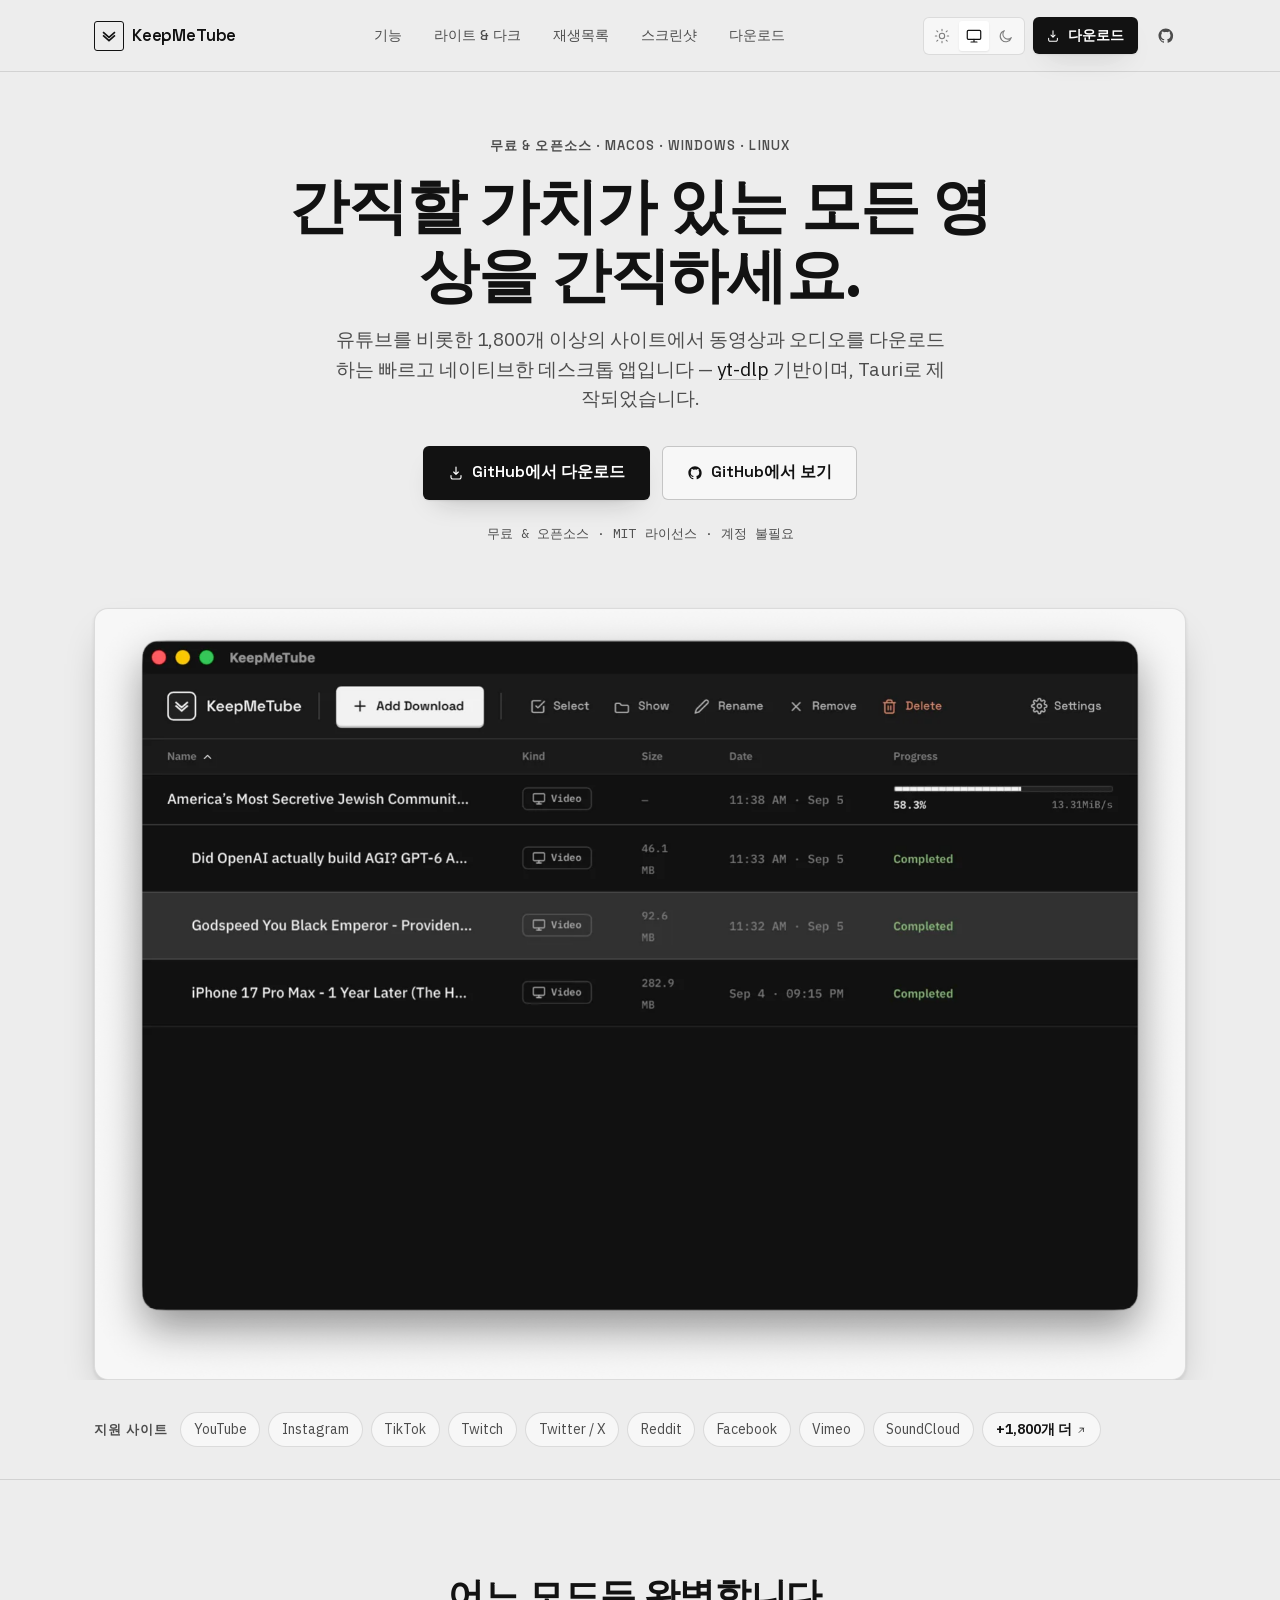
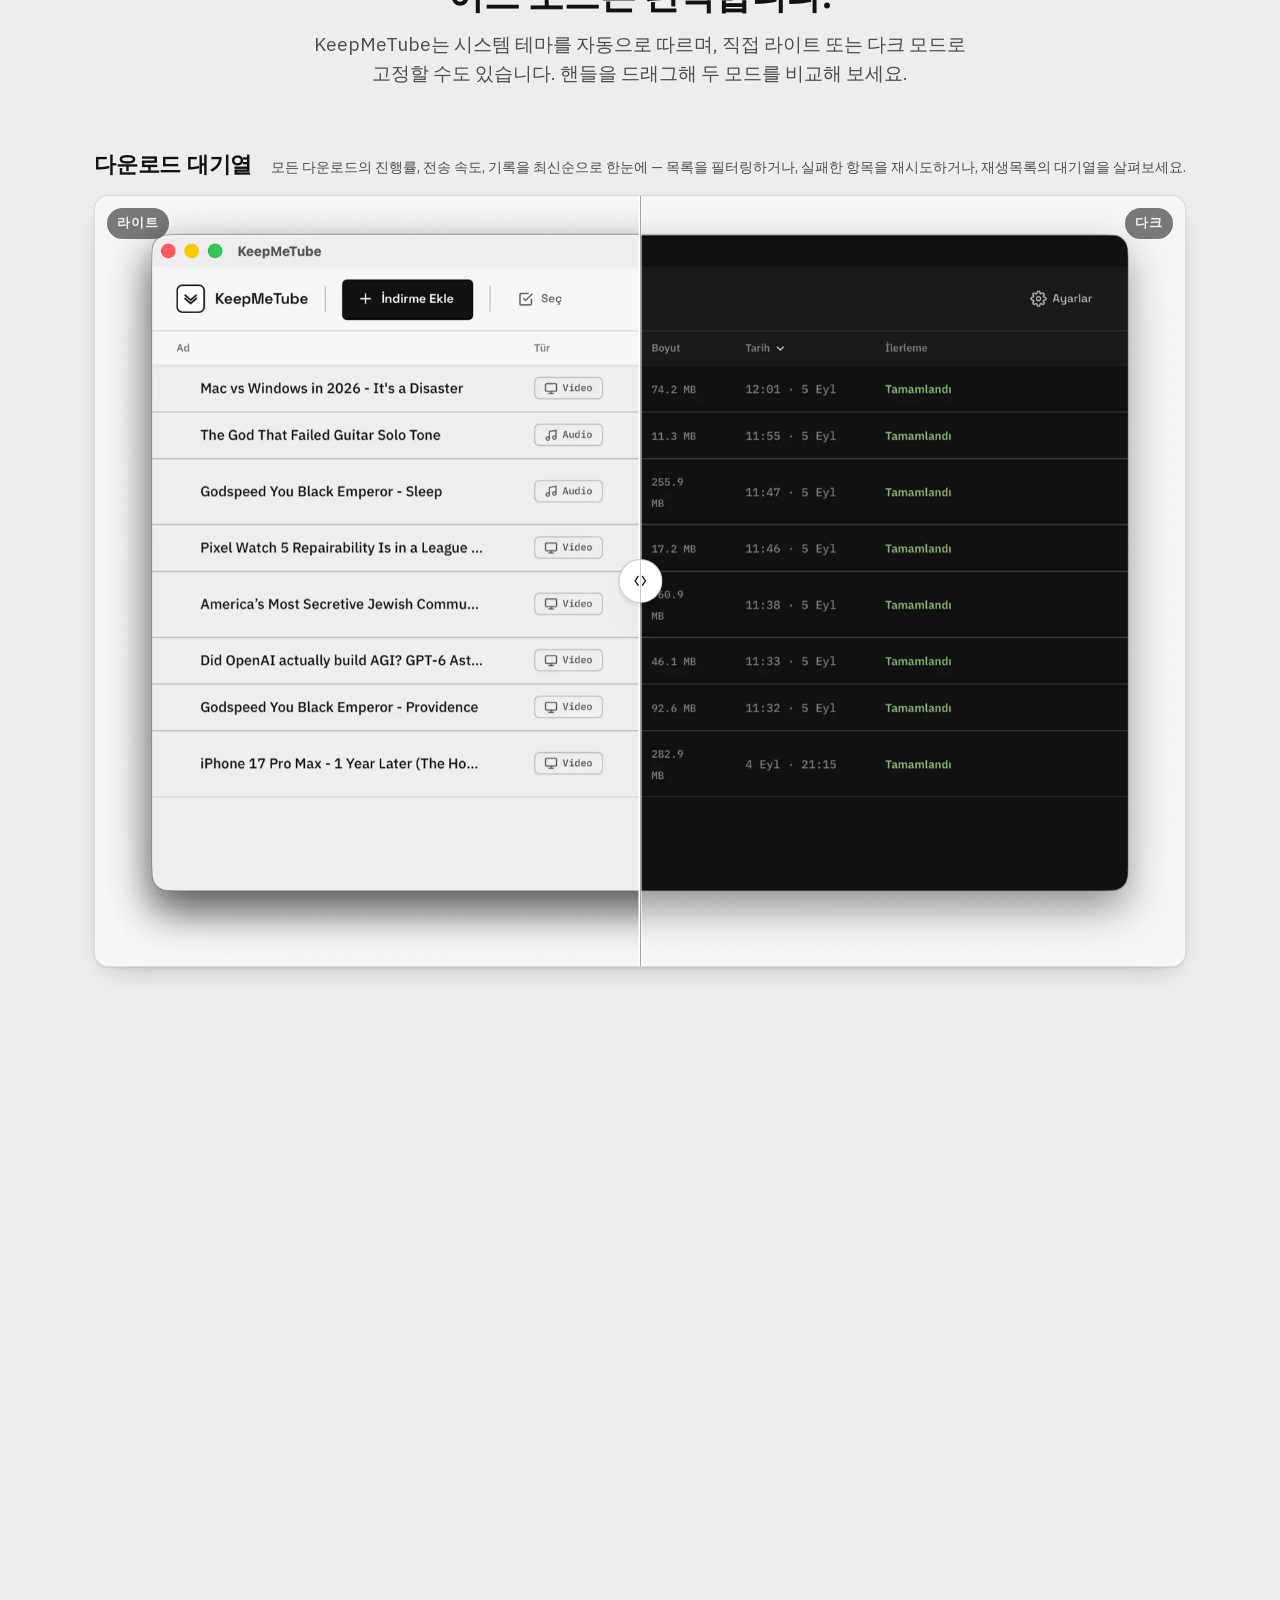
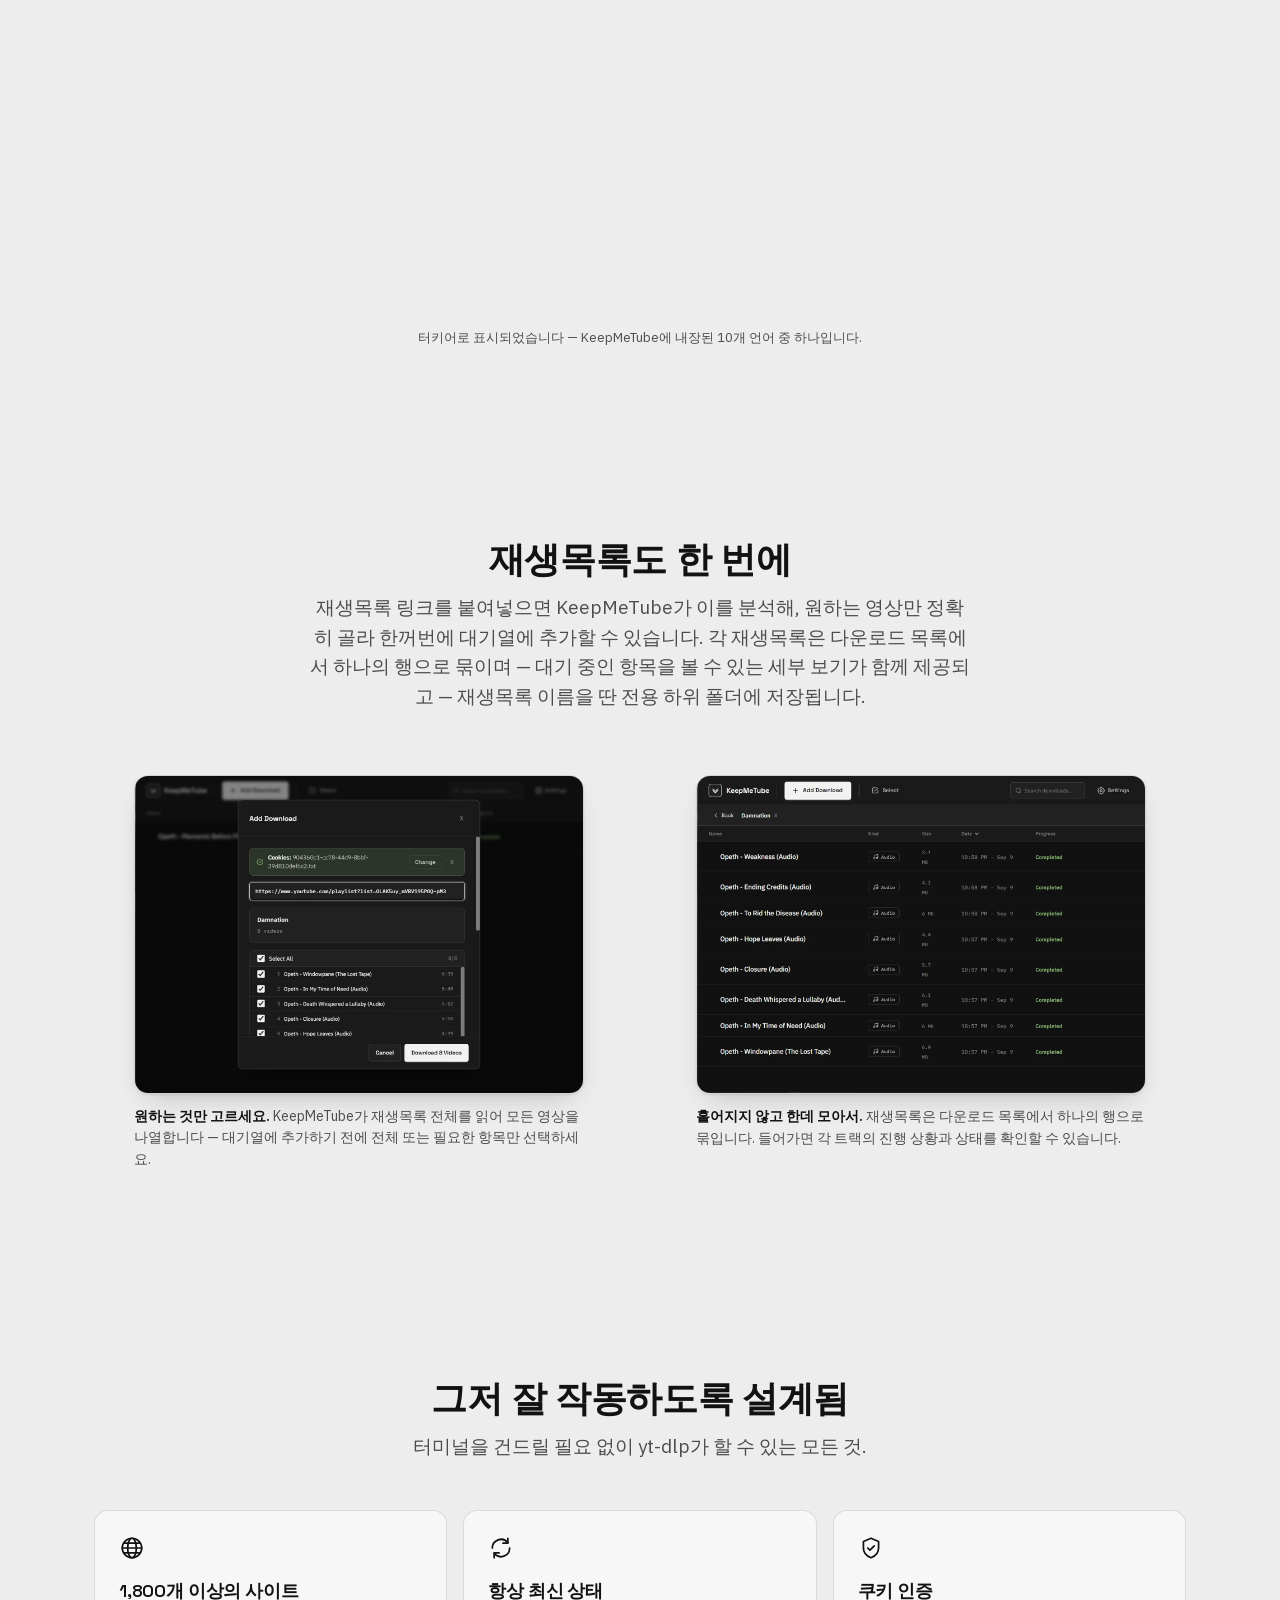
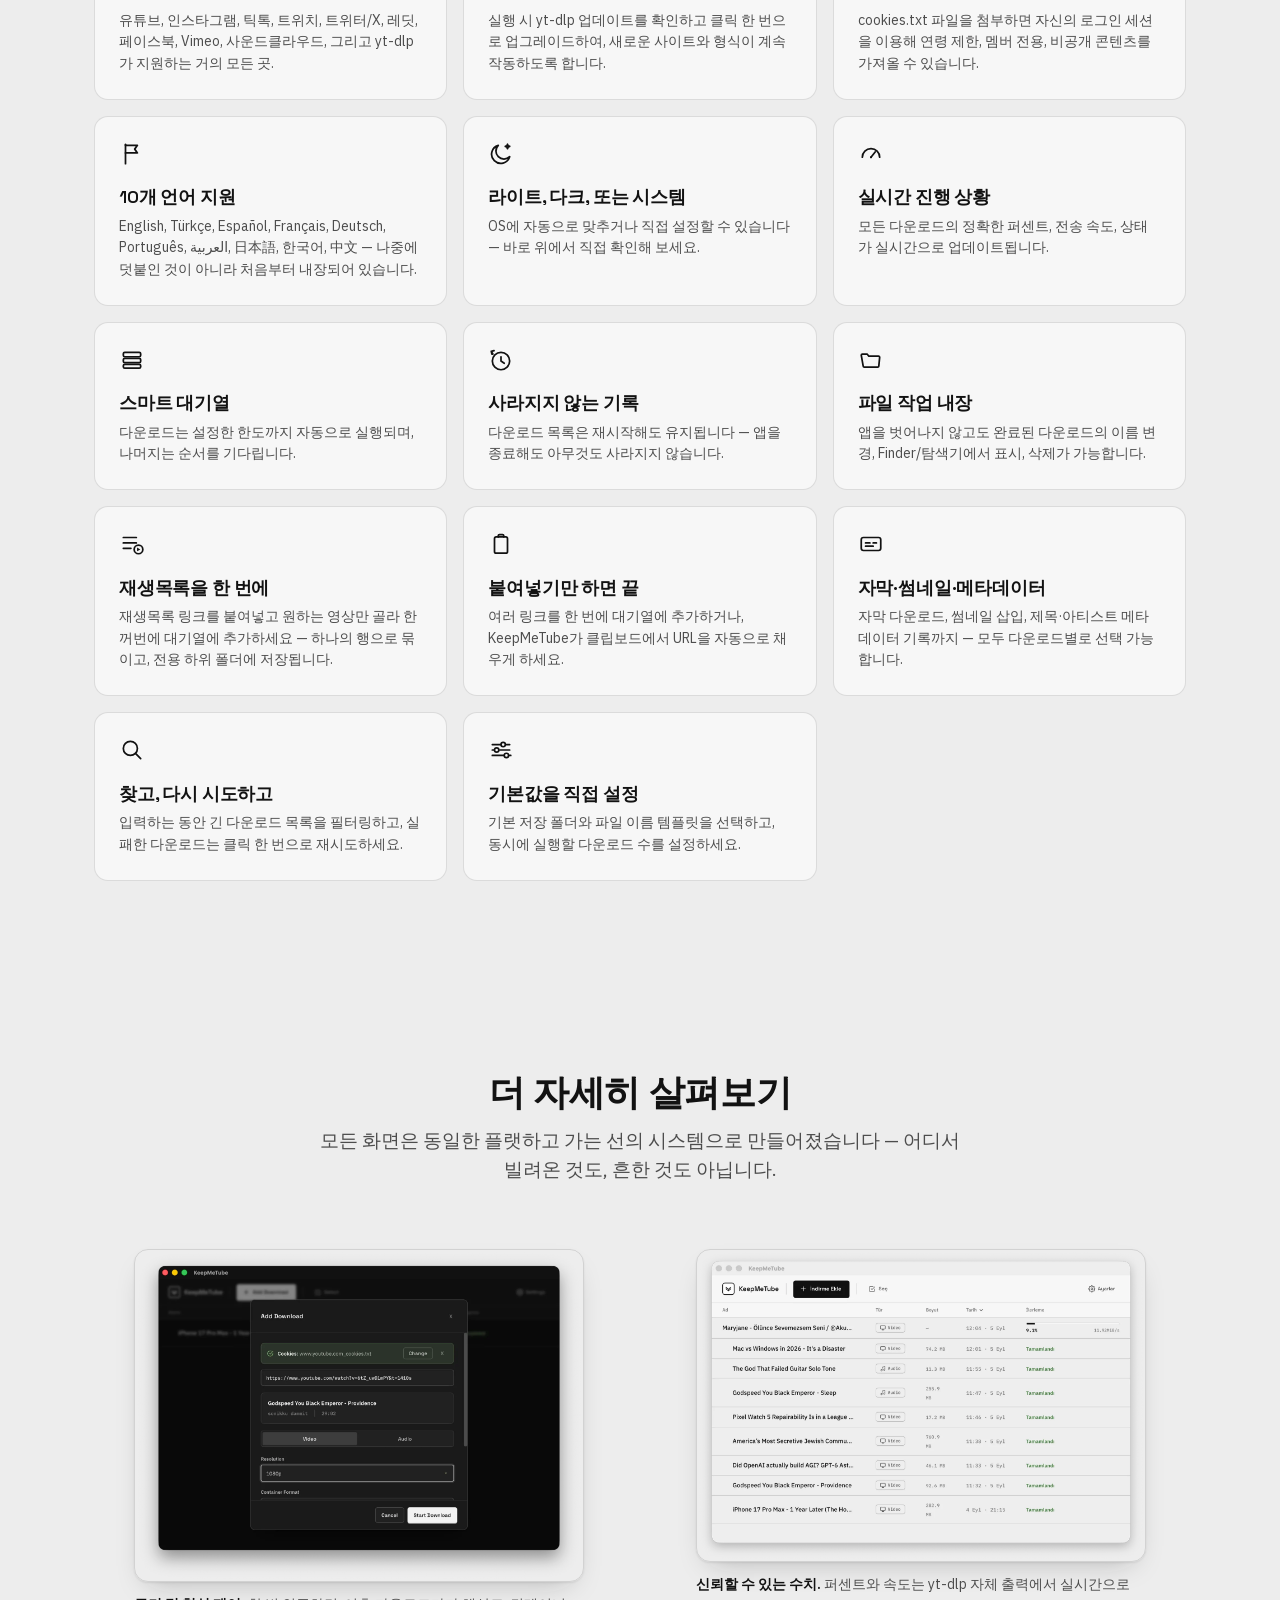
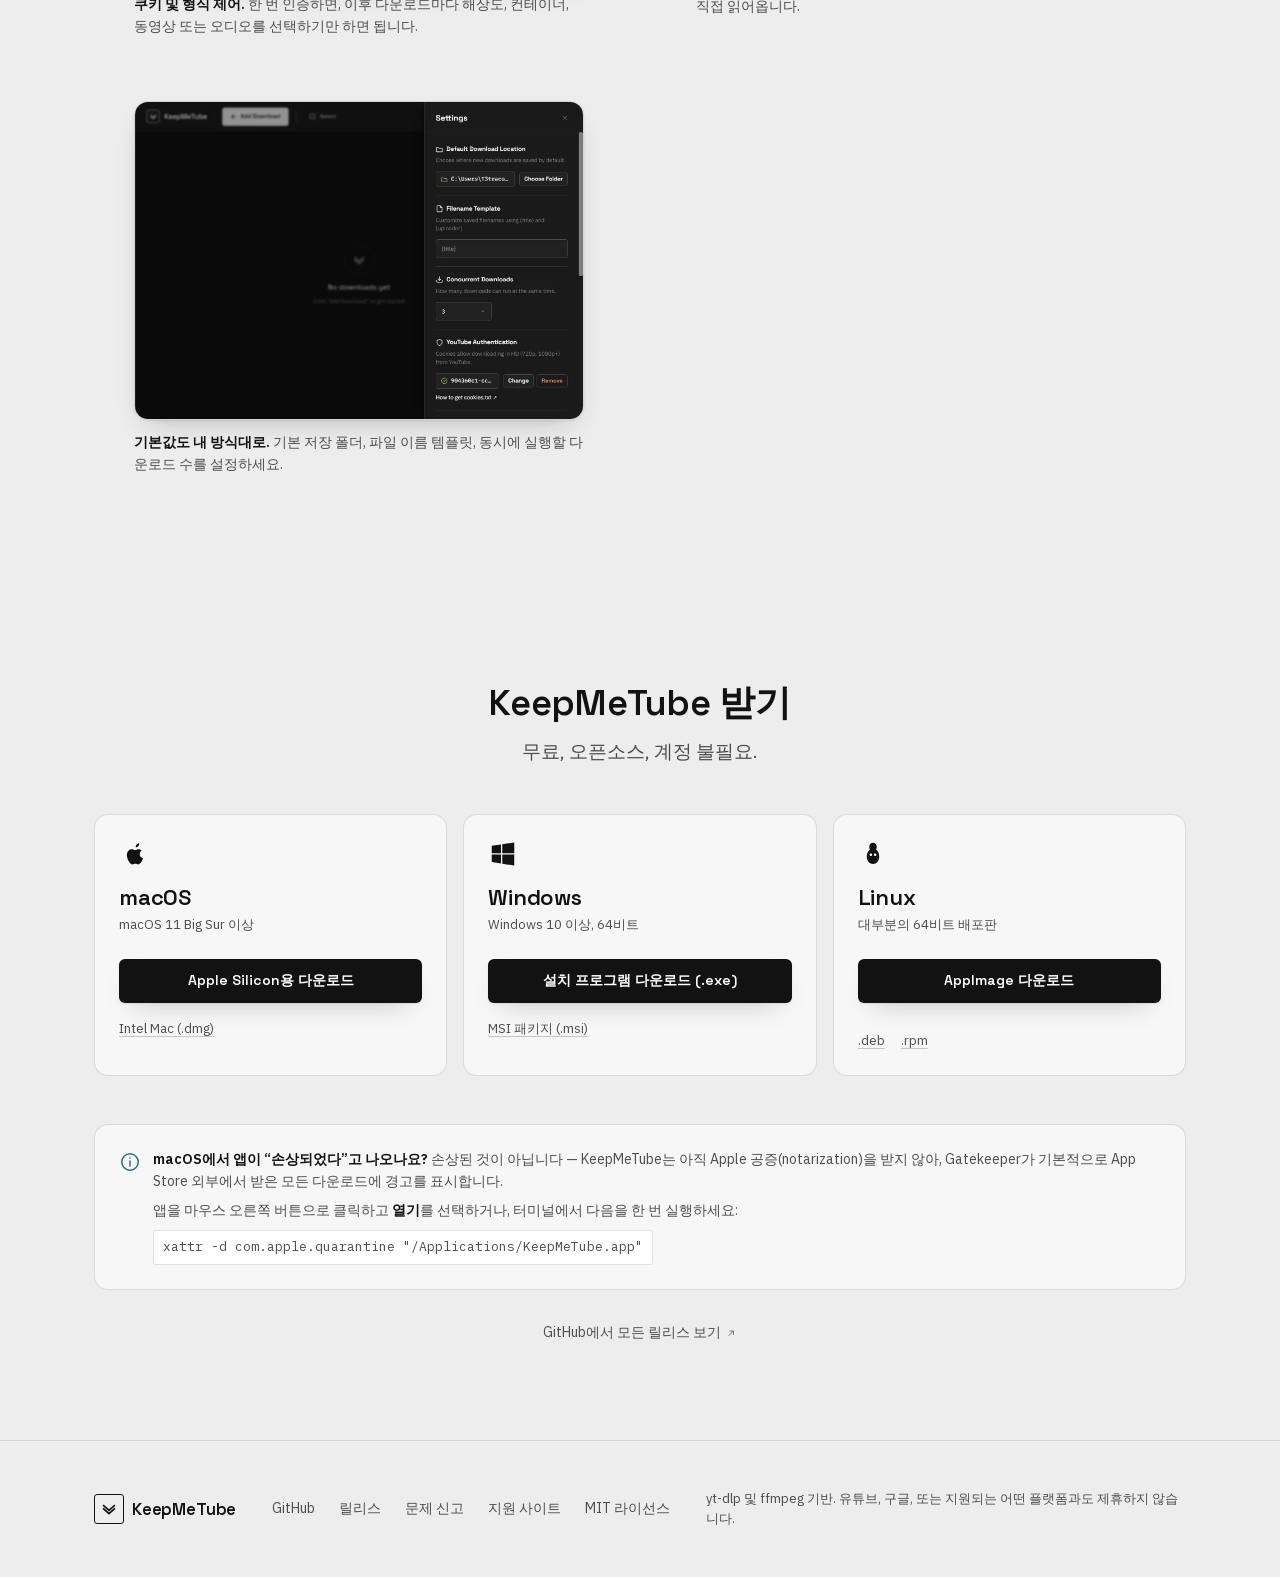
<file: ko/index.html>
<!doctype html>
<html lang="ko">
<head>
<meta charset="UTF-8">
<meta name="viewport" content="width=device-width, initial-scale=1">
<title>KeepMeTube — 유튜브 MP3·MP4 다운로더</title>
<meta name="description" content="유튜브 동영상을 MP4로, 오디오를 MP3로 다운로드하세요. 1,800개 이상의 사이트 지원 — 무료 오픈소스이며 macOS·Windows·Linux에서 네이티브로 동작합니다. yt-dlp 기반.">
<meta name="theme-color" content="#ededed" id="theme-color-meta">
<link rel="canonical" href="https://keepmetube.t3tracon.com.tr/ko/">
<link rel="alternate" hreflang="en" href="https://keepmetube.t3tracon.com.tr/">
<link rel="alternate" hreflang="tr" href="https://keepmetube.t3tracon.com.tr/tr/">
<link rel="alternate" hreflang="es" href="https://keepmetube.t3tracon.com.tr/es/">
<link rel="alternate" hreflang="fr" href="https://keepmetube.t3tracon.com.tr/fr/">
<link rel="alternate" hreflang="de" href="https://keepmetube.t3tracon.com.tr/de/">
<link rel="alternate" hreflang="pt" href="https://keepmetube.t3tracon.com.tr/pt/">
<link rel="alternate" hreflang="ar" href="https://keepmetube.t3tracon.com.tr/ar/">
<link rel="alternate" hreflang="ja" href="https://keepmetube.t3tracon.com.tr/ja/">
<link rel="alternate" hreflang="ko" href="https://keepmetube.t3tracon.com.tr/ko/">
<link rel="alternate" hreflang="zh" href="https://keepmetube.t3tracon.com.tr/zh/">
<link rel="alternate" hreflang="x-default" href="https://keepmetube.t3tracon.com.tr/">

<link rel="icon" href="/favicon.ico" sizes="48x48">
<link rel="icon" href="/favicon.svg" type="image/svg+xml">
<link rel="icon" href="/assets/favicon-32.png" sizes="32x32" type="image/png">
<link rel="apple-touch-icon" href="/assets/apple-touch-icon.png">

<meta property="og:title" content="KeepMeTube — 유튜브 MP3·MP4 다운로더">
<meta property="og:description" content="유튜브 동영상을 MP4로, 오디오를 MP3로 다운로드하세요. 1,800개 이상의 사이트 지원. 무료 오픈소스, macOS/Windows/Linux 지원.">
<meta property="og:type" content="website">
<meta property="og:url" content="https://keepmetube.t3tracon.com.tr/ko/">
<meta property="og:locale" content="ko_KR">
<meta property="og:site_name" content="KeepMeTube">
<meta property="og:image" content="https://keepmetube.t3tracon.com.tr/assets/screenshots/list-dark-en.png">
<meta name="twitter:card" content="summary_large_image">
<meta name="twitter:title" content="KeepMeTube — 유튜브 MP3·MP4 다운로더">
<meta name="twitter:description" content="유튜브 동영상을 MP4로, 오디오를 MP3로 다운로드하세요. 1,800개 이상의 사이트 지원. 무료 오픈소스.">
<meta name="twitter:image" content="https://keepmetube.t3tracon.com.tr/assets/screenshots/list-dark-en.png">

<script type="application/ld+json">
{
  "@context": "https://schema.org",
  "@type": "SoftwareApplication",
  "name": "KeepMeTube",
  "url": "https://keepmetube.t3tracon.com.tr/ko/",
  "description": "유튜브 동영상을 MP4로, 오디오를 MP3로 다운로드할 수 있는 무료 오픈소스 데스크톱 앱. 1,800개 이상의 사이트를 지원합니다. macOS·Windows·Linux에서 빠르고 네이티브로 동작 — yt-dlp 기반.",
  "inLanguage": "ko",
  "applicationCategory": "MultimediaApplication",
  "operatingSystem": "macOS, Windows, Linux",
  "offers": {
    "@type": "Offer",
    "price": "0",
    "priceCurrency": "USD"
  },
  "downloadUrl": "https://github.com/Tetracon05/KeepMeTube/releases/latest",
  "license": "https://github.com/Tetracon05/KeepMeTube/blob/main/LICENSE",
  "author": {
    "@type": "Person",
    "name": "Tetracon05",
    "url": "https://github.com/Tetracon05"
  }
}
</script>

<link rel="preload" href="/fonts/SpaceGrotesk-variable-latin.woff2" as="font" type="font/woff2" crossorigin>
<link rel="preload" href="/fonts/IBMPlexSans-variable-latin.woff2" as="font" type="font/woff2" crossorigin>
<link rel="stylesheet" href="/css/fonts.css">
<link rel="stylesheet" href="/css/style.css">
</head>
<body>

<svg aria-hidden="true" style="position:absolute; width:0; height:0; overflow:hidden;" xmlns="http://www.w3.org/2000/svg">
<defs>
<symbol id="icon-logo" viewBox="0 0 48 48" fill="none" stroke="currentColor" stroke-width="5" stroke-linecap="square" stroke-linejoin="miter">
  <path d="M8 14 L24 28 L40 14"/>
  <path d="M8 24 L24 38 L40 24"/>
</symbol>
<symbol id="icon-download" viewBox="0 0 24 24" fill="none" stroke="currentColor" stroke-width="1.75" stroke-linecap="round" stroke-linejoin="round">
  <path d="M12 3v11m0 0-3.5-3.5M12 14l3.5-3.5"/>
  <path d="M4.5 16v2.5A2.5 2.5 0 0 0 7 21h10a2.5 2.5 0 0 0 2.5-2.5V16"/>
</symbol>
<symbol id="icon-github" viewBox="0 0 24 24" fill="currentColor">
  <path fill-rule="evenodd" clip-rule="evenodd" d="M12 2C6.477 2 2 6.484 2 12.017c0 4.425 2.865 8.18 6.839 9.504.5.092.682-.217.682-.483 0-.237-.008-.868-.013-1.703-2.782.605-3.369-1.343-3.369-1.343-.454-1.158-1.11-1.466-1.11-1.466-.908-.62.069-.608.069-.608 1.003.07 1.531 1.032 1.531 1.032.892 1.53 2.341 1.088 2.91.833.092-.647.35-1.088.636-1.339-2.221-.253-4.555-1.113-4.555-4.951 0-1.093.39-1.988 1.029-2.688-.103-.253-.446-1.272.098-2.65 0 0 .84-.27 2.75 1.026A9.564 9.564 0 0 1 12 6.844c.85.004 1.705.115 2.504.337 1.909-1.296 2.747-1.027 2.747-1.027.546 1.379.202 2.398.1 2.651.64.7 1.028 1.595 1.028 2.688 0 3.848-2.339 4.695-4.566 4.943.359.309.678.919.678 1.852 0 1.336-.012 2.415-.012 2.743 0 .268.18.58.688.482A10.02 10.02 0 0 0 22 12.017C22 6.484 17.522 2 12 2Z"/>
</symbol>
<symbol id="icon-globe" viewBox="0 0 24 24" fill="none" stroke="currentColor" stroke-width="1.6" stroke-linecap="round">
  <circle cx="12" cy="12" r="9"/>
  <ellipse cx="12" cy="12" rx="4" ry="9"/>
  <path d="M3 12h18M4.5 7.5h15M4.5 16.5h15"/>
</symbol>
<symbol id="icon-refresh" viewBox="0 0 24 24" fill="none" stroke="currentColor" stroke-width="1.6" stroke-linecap="round" stroke-linejoin="round">
  <path d="M4 12a8 8 0 0 1 14.3-4.9"/>
  <path d="M20 12a8 8 0 0 1-14.3 4.9"/>
  <path d="M18.3 3v4.5h-4.5"/>
  <path d="M5.7 21v-4.5h4.5"/>
</symbol>
<symbol id="icon-shield" viewBox="0 0 24 24" fill="none" stroke="currentColor" stroke-width="1.6" stroke-linejoin="round" stroke-linecap="round">
  <path d="M12 3l7 3v6c0 4.5-3 7.5-7 9-4-1.5-7-4.5-7-9V6l7-3Z"/>
  <path d="M9 12l2 2 4-4"/>
</symbol>
<symbol id="icon-flag" viewBox="0 0 24 24" fill="none" stroke="currentColor" stroke-width="1.6" stroke-linecap="round" stroke-linejoin="round">
  <path d="M6 3v18"/>
  <path d="M6 4h11l-2.5 3.5L17 11H6"/>
</symbol>
<symbol id="icon-moon-stars" viewBox="0 0 24 24" fill="none" stroke="currentColor" stroke-width="1.6" stroke-linejoin="round" stroke-linecap="round">
  <path d="M20 14.5A8.5 8.5 0 1 1 9.5 4a6.5 6.5 0 0 0 10.5 10.5Z"/>
  <path d="M18 3l.6 1.4L20 5l-1.4.6L18 7l-.6-1.4L16 5l1.4-.6L18 3Z"/>
</symbol>
<symbol id="icon-gauge" viewBox="0 0 24 24" fill="none" stroke="currentColor" stroke-width="1.6" stroke-linecap="round" stroke-linejoin="round">
  <path d="M4 15a8 8 0 1 1 16 0"/>
  <path d="M12 15l4-5"/>
  <circle cx="12" cy="15" r="1" fill="currentColor" stroke="none"/>
</symbol>
<symbol id="icon-stack" viewBox="0 0 24 24" fill="none" stroke="currentColor" stroke-width="1.6" stroke-linejoin="round">
  <rect x="4" y="5" width="16" height="4" rx="1.3"/>
  <rect x="4" y="10.5" width="16" height="4" rx="1.3"/>
  <rect x="4" y="16" width="16" height="3.5" rx="1.3"/>
</symbol>
<symbol id="icon-history" viewBox="0 0 24 24" fill="none" stroke="currentColor" stroke-width="1.6" stroke-linecap="round" stroke-linejoin="round">
  <circle cx="12" cy="13" r="8"/>
  <path d="M12 9v4l3 2"/>
  <path d="M4.5 6.5 3 4m0 0 2.6-.6M3 4l.6 2.6"/>
</symbol>
<symbol id="icon-folder" viewBox="0 0 24 24" fill="none" stroke="currentColor" stroke-width="1.6" stroke-linejoin="round" stroke-linecap="round">
  <path d="M3 7.5a1 1 0 0 1 1-1h4.4l1.6 2H19a1 1 0 0 1 1 1.1l-.8 8.1a1 1 0 0 1-1 .9H5.8a1 1 0 0 1-1-.9L3 7.5Z"/>
</symbol>
<symbol id="icon-sun" viewBox="0 0 24 24" fill="none" stroke="currentColor" stroke-width="1.6" stroke-linecap="round">
  <circle cx="12" cy="12" r="4"/>
  <path d="M12 2v2.2M12 19.8V22M4.2 4.2l1.5 1.5M18.3 18.3l1.5 1.5M2 12h2.2M19.8 12H22M4.2 19.8l1.5-1.5M18.3 5.7l1.5-1.5"/>
</symbol>
<symbol id="icon-monitor" viewBox="0 0 24 24" fill="none" stroke="currentColor" stroke-width="1.6" stroke-linecap="round" stroke-linejoin="round">
  <rect x="3" y="4.5" width="18" height="12" rx="1.4"/>
  <path d="M8 20h8M12 16.5V20"/>
</symbol>
<symbol id="icon-moon" viewBox="0 0 24 24" fill="none" stroke="currentColor" stroke-width="1.6" stroke-linejoin="round">
  <path d="M20 14.5A8.5 8.5 0 1 1 9.5 4a6.5 6.5 0 0 0 10.5 10.5Z"/>
</symbol>
<symbol id="icon-menu" viewBox="0 0 24 24" fill="none" stroke="currentColor" stroke-width="1.6" stroke-linecap="round">
  <path d="M4 7h16M4 12h16M4 17h16"/>
</symbol>
<symbol id="icon-close" viewBox="0 0 24 24" fill="none" stroke="currentColor" stroke-width="1.6" stroke-linecap="round">
  <path d="M6 6l12 12M18 6 6 18"/>
</symbol>
<symbol id="icon-info" viewBox="0 0 24 24" fill="none" stroke="currentColor" stroke-width="1.6" stroke-linecap="round">
  <circle cx="12" cy="12" r="9"/>
  <path d="M12 11v5.5M12 7.8v.01"/>
</symbol>
<symbol id="icon-apple" viewBox="0 0 24 24" fill="currentColor">
  <path d="M15.6 8.1c-1 0-1.9.6-2.6.6-.7 0-1.7-.6-2.7-.6-1.9 0-4 1.6-4 4.7 0 3.5 2.6 7.5 4.4 7.5.8 0 1.2-.5 2.3-.5s1.4.5 2.3.5c1.5 0 3.8-3.1 3.8-5.1-1.6-.4-2.5-1.7-2.5-3.3 0-1.3.8-2.4 1.5-2.8-.7-.7-1.6-1-2.5-1Z"/>
  <path d="M14.1 4.4c.5-.6 1.4-1.1 2.1-1.1.1.9-.2 1.7-.7 2.3-.5.6-1.4 1.1-2.1 1-.1-.8.2-1.6.7-2.2Z"/>
</symbol>
<symbol id="icon-windows" viewBox="0 0 24 24" fill="currentColor">
  <path d="M3 5.4 10.4 4.3V11.3H3zM11.4 4.2 21 2.8V11.3H11.4zM3 12.3H10.4V19.5L3 18.4zM11.4 12.3H21V21.2L11.4 19.8Z"/>
</symbol>
<symbol id="icon-linux" viewBox="0 0 24 24" fill="currentColor">
  <path d="M12 3c-1.7 0-3 1.5-3 3.3 0 .8.2 1.5.6 2.1C8.1 9.4 7 11.5 7 14c0 3.6 2.2 6 5 6s5-2.4 5-6c0-2.5-1.1-4.6-2.6-5.6.4-.6.6-1.3.6-2.1C15 4.5 13.7 3 12 3Z"/>
  <circle cx="10.3" cy="12.6" r="1" fill="var(--bg-2)"/>
  <circle cx="13.7" cy="12.6" r="1" fill="var(--bg-2)"/>
</symbol>
<symbol id="icon-external" viewBox="0 0 24 24" fill="none" stroke="currentColor" stroke-width="1.7" stroke-linecap="round" stroke-linejoin="round">
  <path d="M7 17 17 7"/>
  <path d="M9 7h8v8"/>
</symbol>
<symbol id="icon-arrow-right" viewBox="0 0 24 24" fill="none" stroke="currentColor" stroke-width="1.7" stroke-linecap="round" stroke-linejoin="round">
  <path d="M4 12h16M13 6l6 6-6 6"/>
</symbol>
<symbol id="icon-drag" viewBox="0 0 24 24" fill="none" stroke="currentColor" stroke-width="1.8" stroke-linecap="round" stroke-linejoin="round">
  <path d="M9 6 5 12l4 6M15 6l4 6-4 6"/>
</symbol>
<symbol id="icon-playlist" viewBox="0 0 24 24" fill="none" stroke="currentColor" stroke-width="1.6" stroke-linecap="round" stroke-linejoin="round">
  <path d="M4 6h12M4 11h12M4 16h7"/>
  <circle cx="18" cy="17" r="4"/>
  <path d="M16.7 15.3v3.4l3-1.7-3-1.7Z" fill="currentColor" stroke="none"/>
</symbol>
<symbol id="icon-clipboard" viewBox="0 0 24 24" fill="none" stroke="currentColor" stroke-width="1.6" stroke-linecap="round" stroke-linejoin="round">
  <rect x="6" y="5.5" width="12" height="15" rx="1.6"/>
  <path d="M9.5 5.5V4.3a1 1 0 0 1 1-1h3a1 1 0 0 1 1 1V5.5"/>
</symbol>
<symbol id="icon-captions" viewBox="0 0 24 24" fill="none" stroke="currentColor" stroke-width="1.6" stroke-linecap="round" stroke-linejoin="round">
  <rect x="3" y="6" width="18" height="12" rx="2"/>
  <path d="M7 11h4M7 14h7M14 11h3"/>
</symbol>
<symbol id="icon-search" viewBox="0 0 24 24" fill="none" stroke="currentColor" stroke-width="1.6" stroke-linecap="round" stroke-linejoin="round">
  <circle cx="10.5" cy="10.5" r="6.5"/>
  <path d="M20 20l-4.8-4.8"/>
</symbol>
<symbol id="icon-sliders" viewBox="0 0 24 24" fill="none" stroke="currentColor" stroke-width="1.6" stroke-linecap="round" stroke-linejoin="round">
  <path d="M4 7h10M17 7h3M4 12h4M11 12h9M4 17h13M20 17h1"/>
  <circle cx="14" cy="7" r="2" fill="var(--bg-1)"/>
  <circle cx="8" cy="12" r="2" fill="var(--bg-1)"/>
  <circle cx="17" cy="17" r="2" fill="var(--bg-1)"/>
</symbol>
</defs>
</svg>

<a class="skip-link" href="#main">본문으로 건너뛰기</a>

<header class="site-header">
  <div class="wrap site-header__inner">
    <a href="#top" class="brand">
      <span class="logo-mark" aria-hidden="true"><svg class="icon"><use href="#icon-logo"></use></svg></span>
      <span class="brand-wordmark">KeepMeTube</span>
    </a>

    <nav class="site-nav" aria-label="Primary">
      <a href="#features">기능</a>
      <a href="#compare">라이트 &amp; 다크</a>
      <a href="#playlists">재생목록</a>
      <a href="#screenshots">스크린샷</a>
      <a href="#download">다운로드</a>
    </nav>

    <div class="header-actions">
      <div class="theme-switch header-theme-switch" role="radiogroup" aria-label="Theme" data-theme-switch>
        <button type="button" role="radio" data-theme-choice="light" aria-label="라이트 테마" aria-checked="false"><svg class="icon" aria-hidden="true"><use href="#icon-sun"></use></svg></button>
        <button type="button" role="radio" data-theme-choice="system" aria-label="시스템 설정 따르기" aria-checked="false"><svg class="icon" aria-hidden="true"><use href="#icon-monitor"></use></svg></button>
        <button type="button" role="radio" data-theme-choice="dark" aria-label="다크 테마" aria-checked="false"><svg class="icon" aria-hidden="true"><use href="#icon-moon"></use></svg></button>
      </div>

      <a href="https://github.com/Tetracon05/KeepMeTube/releases/latest" class="btn btn--primary btn--sm nav-download" data-download-cta>
        <svg class="icon" aria-hidden="true"><use href="#icon-download"></use></svg>
        <span>다운로드</span>
      </a>

      <a href="https://github.com/Tetracon05/KeepMeTube" class="icon-btn nav-github" aria-label="GitHub에서 소스 코드 보기">
        <svg class="icon" aria-hidden="true"><use href="#icon-github"></use></svg>
      </a>

      <button type="button" class="icon-btn menu-toggle" data-menu-toggle aria-expanded="false" aria-controls="mobile-nav" aria-label="메뉴 열기">
        <svg class="icon" aria-hidden="true"><use href="#icon-menu"></use></svg>
      </button>
    </div>
  </div>
</header>

<div class="mobile-nav" id="mobile-nav" data-mobile-nav hidden>
  <a href="#features">기능</a>
  <a href="#compare">라이트 &amp; 다크</a>
  <a href="#playlists">재생목록</a>
  <a href="#screenshots">스크린샷</a>
  <a href="#download">다운로드</a>
  <a href="https://github.com/Tetracon05/KeepMeTube">GitHub</a>
  <div class="theme-switch mobile-nav__theme-switch" role="radiogroup" aria-label="Theme" data-theme-switch>
    <button type="button" role="radio" data-theme-choice="light" aria-label="라이트 테마" aria-checked="false"><svg class="icon" aria-hidden="true"><use href="#icon-sun"></use></svg></button>
    <button type="button" role="radio" data-theme-choice="system" aria-label="시스템 설정 따르기" aria-checked="false"><svg class="icon" aria-hidden="true"><use href="#icon-monitor"></use></svg></button>
    <button type="button" role="radio" data-theme-choice="dark" aria-label="다크 테마" aria-checked="false"><svg class="icon" aria-hidden="true"><use href="#icon-moon"></use></svg></button>
  </div>
</div>

<main id="main">

  <section class="hero" id="top">
    <div class="wrap hero__inner">
      <p class="eyebrow">무료 &amp; 오픈소스 · macOS · Windows · Linux</p>
      <h1>간직할 가치가 있는 모든 영상을 간직하세요.</h1>
      <p class="hero__lead">유튜브를 비롯한 1,800개 이상의 사이트에서 동영상과 오디오를 다운로드하는 빠르고 네이티브한 데스크톱 앱입니다 — <a href="https://github.com/yt-dlp/yt-dlp">yt-dlp</a> 기반이며, Tauri로 제작되었습니다.</p>
      <div class="hero__ctas">
        <a href="https://github.com/Tetracon05/KeepMeTube/releases/latest" class="btn btn--primary btn--lg" data-download-cta>
          <svg class="icon" aria-hidden="true"><use href="#icon-download"></use></svg>
          <span data-download-label>Mac용 다운로드</span>
        </a>
        <a href="https://github.com/Tetracon05/KeepMeTube" class="btn btn--ghost btn--lg">
          <svg class="icon" aria-hidden="true"><use href="#icon-github"></use></svg>
          GitHub에서 보기
        </a>
      </div>
      <p class="hero__meta"><span data-version-badge>무료 &amp; 오픈소스</span> · MIT 라이선스 · 계정 불필요</p>
    </div>

    <div class="hero__shot wrap">
      <figure class="shot-frame reveal">
        <picture>
          <source srcset="/assets/screenshots/list-dark-en.webp" type="image/webp">
          <img src="/assets/screenshots/list-dark-en.png" alt="완료 및 진행 중인 다운로드 목록을 크기, 날짜, 진행률 열과 함께 표시하는 KeepMeTube 다운로드 관리자" width="1600" height="1131" loading="eager">
        </picture>
      </figure>
    </div>
  </section>

  <section class="platform-strip" aria-label="Supported platforms">
    <div class="wrap platform-strip__inner reveal">
      <p class="platform-strip__label">지원 사이트</p>
      <ul class="platform-pills">
        <li>YouTube</li>
        <li>Instagram</li>
        <li>TikTok</li>
        <li>Twitch</li>
        <li>Twitter&nbsp;/&nbsp;X</li>
        <li>Reddit</li>
        <li>Facebook</li>
        <li>Vimeo</li>
        <li>SoundCloud</li>
        <li><a href="https://github.com/yt-dlp/yt-dlp/blob/master/supportedsites.md">+1,800개 더<svg class="icon icon--xs" aria-hidden="true"><use href="#icon-external"></use></svg></a></li>
      </ul>
    </div>
  </section>

  <section class="compare-section" id="compare">
    <div class="wrap">
      <h2>어느 모드든 완벽합니다.</h2>
      <p class="section-lead">KeepMeTube는 시스템 테마를 자동으로 따르며, 직접 라이트 또는 다크 모드로 고정할 수도 있습니다. 핸들을 드래그해 두 모드를 비교해 보세요.</p>

      <div class="compare-block reveal">
        <div class="compare-block__head">
          <h3>다운로드 대기열</h3>
          <p>모든 다운로드의 진행률, 전송 속도, 기록을 최신순으로 한눈에 — 목록을 필터링하거나, 실패한 항목을 재시도하거나, 재생목록의 대기열을 살펴보세요.</p>
        </div>
        <div class="compare" data-compare>
          <div class="compare__frame" data-compare-frame style="aspect-ratio: 1600 / 1131;">
            <picture>
              <source srcset="/assets/screenshots/queue-dark.webp" type="image/webp">
              <img class="compare__img" src="/assets/screenshots/queue-dark.png" alt="다크 모드의 KeepMeTube 다운로드 대기열" width="1600" height="1131" loading="lazy">
            </picture>
            <picture>
              <source srcset="/assets/screenshots/queue-light.webp" type="image/webp">
              <img class="compare__img compare__img--top" src="/assets/screenshots/queue-light.png" alt="같은 다운로드 대기열의 라이트 모드" width="1600" height="1131" loading="lazy">
            </picture>
            <span class="compare__tag compare__tag--left" aria-hidden="true">라이트</span>
            <span class="compare__tag compare__tag--right" aria-hidden="true">다크</span>
            <div class="compare__handle" data-compare-handle role="slider" tabindex="0"
                 aria-label="다운로드 대기열의 라이트 모드와 다크 모드를 비교하려면 드래그하세요"
                 aria-valuemin="0" aria-valuemax="100" aria-valuenow="50" aria-orientation="horizontal">
              <span class="compare__grip"><svg class="icon" aria-hidden="true"><use href="#icon-drag"></use></svg></span>
            </div>
          </div>
        </div>
      </div>

      <div class="compare-block reveal">
        <div class="compare-block__head">
          <h3>다운로드 추가</h3>
          <p>해상도와 컨테이너를 선택한 뒤, 연령 제한 또는 멤버 전용 콘텐츠를 위한 쿠키를 첨부하세요. 링크를 하나 또는 여러 개 붙여넣을 수 있으며, 클립보드에서 자동으로 채워지기도 합니다.</p>
        </div>
        <div class="compare" data-compare>
          <div class="compare__frame" data-compare-frame style="aspect-ratio: 1600 / 1131;">
            <picture>
              <source srcset="/assets/screenshots/modal-dark.webp" type="image/webp">
              <img class="compare__img" src="/assets/screenshots/modal-dark.png" alt="쿠키 인증과 해상도 설정을 갖춘, 다크 모드의 KeepMeTube 다운로드 추가 대화상자" width="1600" height="1131" loading="lazy">
            </picture>
            <picture>
              <source srcset="/assets/screenshots/modal-light.webp" type="image/webp">
              <img class="compare__img compare__img--top" src="/assets/screenshots/modal-light.png" alt="같은 다운로드 추가 대화상자의 라이트 모드" width="1600" height="1131" loading="lazy">
            </picture>
            <span class="compare__tag compare__tag--left" aria-hidden="true">라이트</span>
            <span class="compare__tag compare__tag--right" aria-hidden="true">다크</span>
            <div class="compare__handle" data-compare-handle role="slider" tabindex="0"
                 aria-label="다운로드 추가 대화상자의 라이트 모드와 다크 모드를 비교하려면 드래그하세요"
                 aria-valuemin="0" aria-valuemax="100" aria-valuenow="50" aria-orientation="horizontal">
              <span class="compare__grip"><svg class="icon" aria-hidden="true"><use href="#icon-drag"></use></svg></span>
            </div>
          </div>
        </div>
      </div>

      <p class="compare-note">터키어로 표시되었습니다 — KeepMeTube에 내장된 10개 언어 중 하나입니다.</p>
    </div>
  </section>

  <section class="showcase" id="playlists">
    <div class="wrap">
      <h2>재생목록도 한 번에</h2>
      <p class="section-lead">재생목록 링크를 붙여넣으면 KeepMeTube가 이를 분석해, 원하는 영상만 정확히 골라 한꺼번에 대기열에 추가할 수 있습니다. 각 재생목록은 다운로드 목록에서 하나의 행으로 묶이며 — 대기 중인 항목을 볼 수 있는 세부 보기가 함께 제공되고 — 재생목록 이름을 딴 전용 하위 폴더에 저장됩니다.</p>

      <div class="showcase-grid">
        <figure class="showcase-item reveal">
          <picture>
            <source srcset="/assets/screenshots/playlist-picker-dark.webp" type="image/webp">
            <img src="/assets/screenshots/playlist-picker-dark.png" alt="Damnation이라는 이름의 분석된 유튜브 재생목록이 표시되고 8개의 영상이 나열되어 모두 다운로드로 선택된 다운로드 추가 대화상자" width="1600" height="1131" loading="lazy">
          </picture>
          <figcaption><strong>원하는 것만 고르세요.</strong> KeepMeTube가 재생목록 전체를 읽어 모든 영상을 나열합니다 — 대기열에 추가하기 전에 전체 또는 필요한 항목만 선택하세요.</figcaption>
        </figure>
        <figure class="showcase-item reveal">
          <picture>
            <source srcset="/assets/screenshots/playlist-list-dark.webp" type="image/webp">
            <img src="/assets/screenshots/playlist-list-dark.png" alt="Damnation 재생목록으로 들어간 다운로드 목록. 8개 트랙 모두 완료되었으며 각각의 파일 크기와 진행률이 표시됨" width="1600" height="1134" loading="lazy">
          </picture>
          <figcaption><strong>흩어지지 않고 한데 모아서.</strong> 재생목록은 다운로드 목록에서 하나의 행으로 묶입니다. 들어가면 각 트랙의 진행 상황과 상태를 확인할 수 있습니다.</figcaption>
        </figure>
      </div>
    </div>
  </section>

  <section class="features" id="features">
    <div class="wrap">
      <h2>그저 잘 작동하도록 설계됨</h2>
      <p class="section-lead">터미널을 건드릴 필요 없이 yt-dlp가 할 수 있는 모든 것.</p>

      <ul class="feature-grid">
        <li class="feature-card reveal">
          <svg class="icon icon--feature" aria-hidden="true"><use href="#icon-globe"></use></svg>
          <h3>1,800개 이상의 사이트</h3>
          <p>유튜브, 인스타그램, 틱톡, 트위치, 트위터/X, 레딧, 페이스북, Vimeo, 사운드클라우드, 그리고 yt-dlp가 지원하는 거의 모든 곳.</p>
        </li>
        <li class="feature-card reveal">
          <svg class="icon icon--feature" aria-hidden="true"><use href="#icon-refresh"></use></svg>
          <h3>항상 최신 상태</h3>
          <p>실행 시 yt-dlp 업데이트를 확인하고 클릭 한 번으로 업그레이드하여, 새로운 사이트와 형식이 계속 작동하도록 합니다.</p>
        </li>
        <li class="feature-card reveal">
          <svg class="icon icon--feature" aria-hidden="true"><use href="#icon-shield"></use></svg>
          <h3>쿠키 인증</h3>
          <p>cookies.txt 파일을 첨부하면 자신의 로그인 세션을 이용해 연령 제한, 멤버 전용, 비공개 콘텐츠를 가져올 수 있습니다.</p>
        </li>
        <li class="feature-card reveal">
          <svg class="icon icon--feature" aria-hidden="true"><use href="#icon-flag"></use></svg>
          <h3>10개 언어 지원</h3>
          <p>English, Türkçe, Español, Français, Deutsch, Português, العربية, 日本語, 한국어, 中文 — 나중에 덧붙인 것이 아니라 처음부터 내장되어 있습니다.</p>
        </li>
        <li class="feature-card reveal">
          <svg class="icon icon--feature" aria-hidden="true"><use href="#icon-moon-stars"></use></svg>
          <h3>라이트, 다크, 또는 시스템</h3>
          <p>OS에 자동으로 맞추거나 직접 설정할 수 있습니다 — 바로 위에서 직접 확인해 보세요.</p>
        </li>
        <li class="feature-card reveal">
          <svg class="icon icon--feature" aria-hidden="true"><use href="#icon-gauge"></use></svg>
          <h3>실시간 진행 상황</h3>
          <p>모든 다운로드의 정확한 퍼센트, 전송 속도, 상태가 실시간으로 업데이트됩니다.</p>
        </li>
        <li class="feature-card reveal">
          <svg class="icon icon--feature" aria-hidden="true"><use href="#icon-stack"></use></svg>
          <h3>스마트 대기열</h3>
          <p>다운로드는 설정한 한도까지 자동으로 실행되며, 나머지는 순서를 기다립니다.</p>
        </li>
        <li class="feature-card reveal">
          <svg class="icon icon--feature" aria-hidden="true"><use href="#icon-history"></use></svg>
          <h3>사라지지 않는 기록</h3>
          <p>다운로드 목록은 재시작해도 유지됩니다 — 앱을 종료해도 아무것도 사라지지 않습니다.</p>
        </li>
        <li class="feature-card reveal">
          <svg class="icon icon--feature" aria-hidden="true"><use href="#icon-folder"></use></svg>
          <h3>파일 작업 내장</h3>
          <p>앱을 벗어나지 않고도 완료된 다운로드의 이름 변경, Finder/탐색기에서 표시, 삭제가 가능합니다.</p>
        </li>
        <li class="feature-card reveal">
          <svg class="icon icon--feature" aria-hidden="true"><use href="#icon-playlist"></use></svg>
          <h3>재생목록을 한 번에</h3>
          <p>재생목록 링크를 붙여넣고 원하는 영상만 골라 한꺼번에 대기열에 추가하세요 — 하나의 행으로 묶이고, 전용 하위 폴더에 저장됩니다.</p>
        </li>
        <li class="feature-card reveal">
          <svg class="icon icon--feature" aria-hidden="true"><use href="#icon-clipboard"></use></svg>
          <h3>붙여넣기만 하면 끝</h3>
          <p>여러 링크를 한 번에 대기열에 추가하거나, KeepMeTube가 클립보드에서 URL을 자동으로 채우게 하세요.</p>
        </li>
        <li class="feature-card reveal">
          <svg class="icon icon--feature" aria-hidden="true"><use href="#icon-captions"></use></svg>
          <h3>자막·썸네일·메타데이터</h3>
          <p>자막 다운로드, 썸네일 삽입, 제목·아티스트 메타데이터 기록까지 — 모두 다운로드별로 선택 가능합니다.</p>
        </li>
        <li class="feature-card reveal">
          <svg class="icon icon--feature" aria-hidden="true"><use href="#icon-search"></use></svg>
          <h3>찾고, 다시 시도하고</h3>
          <p>입력하는 동안 긴 다운로드 목록을 필터링하고, 실패한 다운로드는 클릭 한 번으로 재시도하세요.</p>
        </li>
        <li class="feature-card reveal">
          <svg class="icon icon--feature" aria-hidden="true"><use href="#icon-sliders"></use></svg>
          <h3>기본값을 직접 설정</h3>
          <p>기본 저장 폴더와 파일 이름 템플릿을 선택하고, 동시에 실행할 다운로드 수를 설정하세요.</p>
        </li>
      </ul>
    </div>
  </section>

  <section class="showcase" id="screenshots">
    <div class="wrap">
      <h2>더 자세히 살펴보기</h2>
      <p class="section-lead">모든 화면은 동일한 플랫하고 가는 선의 시스템으로 만들어졌습니다 — 어디서 빌려온 것도, 흔한 것도 아닙니다.</p>

      <div class="showcase-grid">
        <figure class="showcase-item reveal">
          <picture>
            <source srcset="/assets/screenshots/modal-dark-en.webp" type="image/webp">
            <img src="/assets/screenshots/modal-dark-en.png" alt="영어와 다크 모드의 다운로드 추가 대화상자. 연결된 cookies.txt 파일과 1080p 해상도 선택기를 표시" width="1600" height="1183" loading="lazy">
          </picture>
          <figcaption><strong>쿠키 및 형식 제어.</strong> 한 번 인증하면, 이후 다운로드마다 해상도, 컨테이너, 동영상 또는 오디오를 선택하기만 하면 됩니다.</figcaption>
        </figure>
        <figure class="showcase-item reveal">
          <picture>
            <source srcset="/assets/screenshots/progress-light.webp" type="image/webp">
            <img src="/assets/screenshots/progress-light.png" alt="9.1퍼센트로 진행 중인 다운로드와 초당 11.92MiB의 전송 속도를 보여주는 라이트 모드의 다운로드 목록" width="1600" height="1111" loading="lazy">
          </picture>
          <figcaption><strong>신뢰할 수 있는 수치.</strong> 퍼센트와 속도는 yt-dlp 자체 출력에서 실시간으로 직접 읽어옵니다.</figcaption>
        </figure>
        <figure class="showcase-item reveal">
          <picture>
            <source srcset="/assets/screenshots/settings-dark.webp" type="image/webp">
            <img src="/assets/screenshots/settings-dark.png" alt="기본 다운로드 위치, 파일 이름 템플릿, 동시 다운로드 설정을 보여주는 KeepMeTube 설정 패널" width="1600" height="1131" loading="lazy">
          </picture>
          <figcaption><strong>기본값도 내 방식대로.</strong> 기본 저장 폴더, 파일 이름 템플릿, 동시에 실행할 다운로드 수를 설정하세요.</figcaption>
        </figure>
      </div>
    </div>
  </section>

  <section class="download" id="download">
    <div class="wrap">
      <h2>KeepMeTube 받기</h2>
      <p class="section-lead"><span data-version-badge-2>무료, 오픈소스, 계정 불필요.</span></p>

      <div class="platform-cards">
        <div class="platform-card reveal">
          <svg class="icon icon--platform" aria-hidden="true"><use href="#icon-apple"></use></svg>
          <h3>macOS</h3>
          <p class="platform-card__req">macOS 11 Big Sur 이상</p>
          <a class="btn btn--primary" data-asset="mac-primary" href="https://github.com/Tetracon05/KeepMeTube/releases/latest">
            <span data-asset-label>Apple Silicon용 다운로드</span>
          </a>
          <a class="platform-card__alt" data-asset="mac-secondary" href="https://github.com/Tetracon05/KeepMeTube/releases/latest">Intel Mac (.dmg)</a>
        </div>

        <div class="platform-card reveal">
          <svg class="icon icon--platform" aria-hidden="true"><use href="#icon-windows"></use></svg>
          <h3>Windows</h3>
          <p class="platform-card__req">Windows 10 이상, 64비트</p>
          <a class="btn btn--primary" data-asset="win-primary" href="https://github.com/Tetracon05/KeepMeTube/releases/latest">
            <span data-asset-label>설치 프로그램 다운로드 (.exe)</span>
          </a>
          <a class="platform-card__alt" data-asset="win-secondary" href="https://github.com/Tetracon05/KeepMeTube/releases/latest">MSI 패키지 (.msi)</a>
        </div>

        <div class="platform-card reveal">
          <svg class="icon icon--platform" aria-hidden="true"><use href="#icon-linux"></use></svg>
          <h3>Linux</h3>
          <p class="platform-card__req">대부분의 64비트 배포판</p>
          <a class="btn btn--primary" data-asset="linux-primary" href="https://github.com/Tetracon05/KeepMeTube/releases/latest">
            <span data-asset-label>AppImage 다운로드</span>
          </a>
          <span class="platform-card__alt-row">
            <a class="platform-card__alt" data-asset="linux-secondary" href="https://github.com/Tetracon05/KeepMeTube/releases/latest">.deb</a>
            <a class="platform-card__alt" data-asset="linux-tertiary" href="https://github.com/Tetracon05/KeepMeTube/releases/latest">.rpm</a>
          </span>
        </div>
      </div>

      <div class="callout reveal">
        <svg class="icon" aria-hidden="true"><use href="#icon-info"></use></svg>
        <div>
          <p><strong>macOS에서 앱이 “손상되었다”고 나오나요?</strong> 손상된 것이 아닙니다 — KeepMeTube는 아직 Apple 공증(notarization)을 받지 않아, Gatekeeper가 기본적으로 App Store 외부에서 받은 모든 다운로드에 경고를 표시합니다.</p>
          <p>앱을 마우스 오른쪽 버튼으로 클릭하고 <strong>열기</strong>를 선택하거나, 터미널에서 다음을 한 번 실행하세요:</p>
          <code>xattr -d com.apple.quarantine "/Applications/KeepMeTube.app"</code>
        </div>
      </div>

      <p class="download-fallback"><a href="https://github.com/Tetracon05/KeepMeTube/releases">GitHub에서 모든 릴리스 보기<svg class="icon icon--xs" aria-hidden="true"><use href="#icon-external"></use></svg></a></p>
    </div>
  </section>

</main>

<footer class="site-footer">
  <div class="wrap footer__inner">
    <a href="#top" class="brand footer__brand">
      <span class="logo-mark" aria-hidden="true"><svg class="icon"><use href="#icon-logo"></use></svg></span>
      <span class="brand-wordmark">KeepMeTube</span>
    </a>
    <nav class="footer__links" aria-label="Footer">
      <a href="https://github.com/Tetracon05/KeepMeTube">GitHub</a>
      <a href="https://github.com/Tetracon05/KeepMeTube/releases">릴리스</a>
      <a href="https://github.com/Tetracon05/KeepMeTube/issues">문제 신고</a>
      <a href="https://github.com/yt-dlp/yt-dlp/blob/master/supportedsites.md">지원 사이트</a>
      <a href="https://github.com/Tetracon05/KeepMeTube/blob/main/LICENSE">MIT 라이선스</a>
    </nav>
    <p class="footer__fine">yt-dlp 및 ffmpeg 기반. 유튜브, 구글, 또는 지원되는 어떤 플랫폼과도 제휴하지 않습니다.</p>
  </div>
</footer>

<script src="/js/main.js"></script>
</body>
</html>
</file>
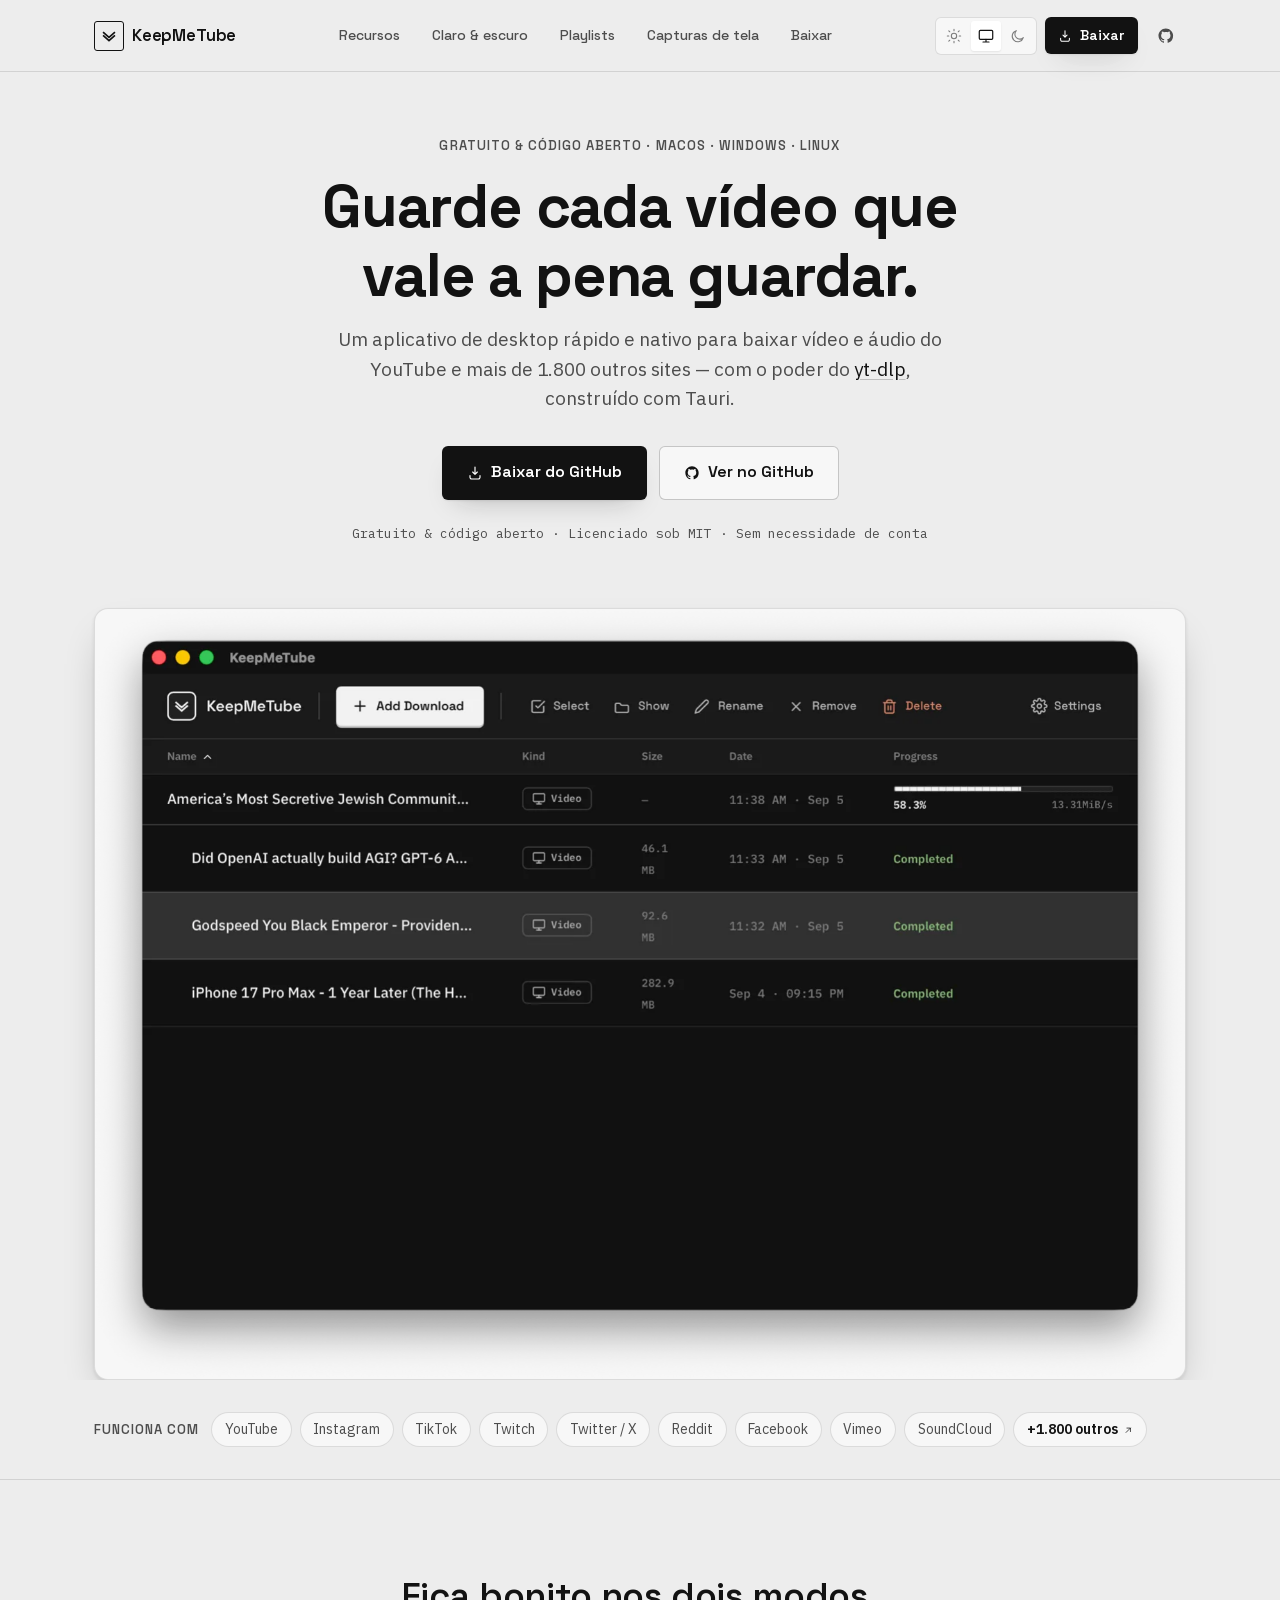
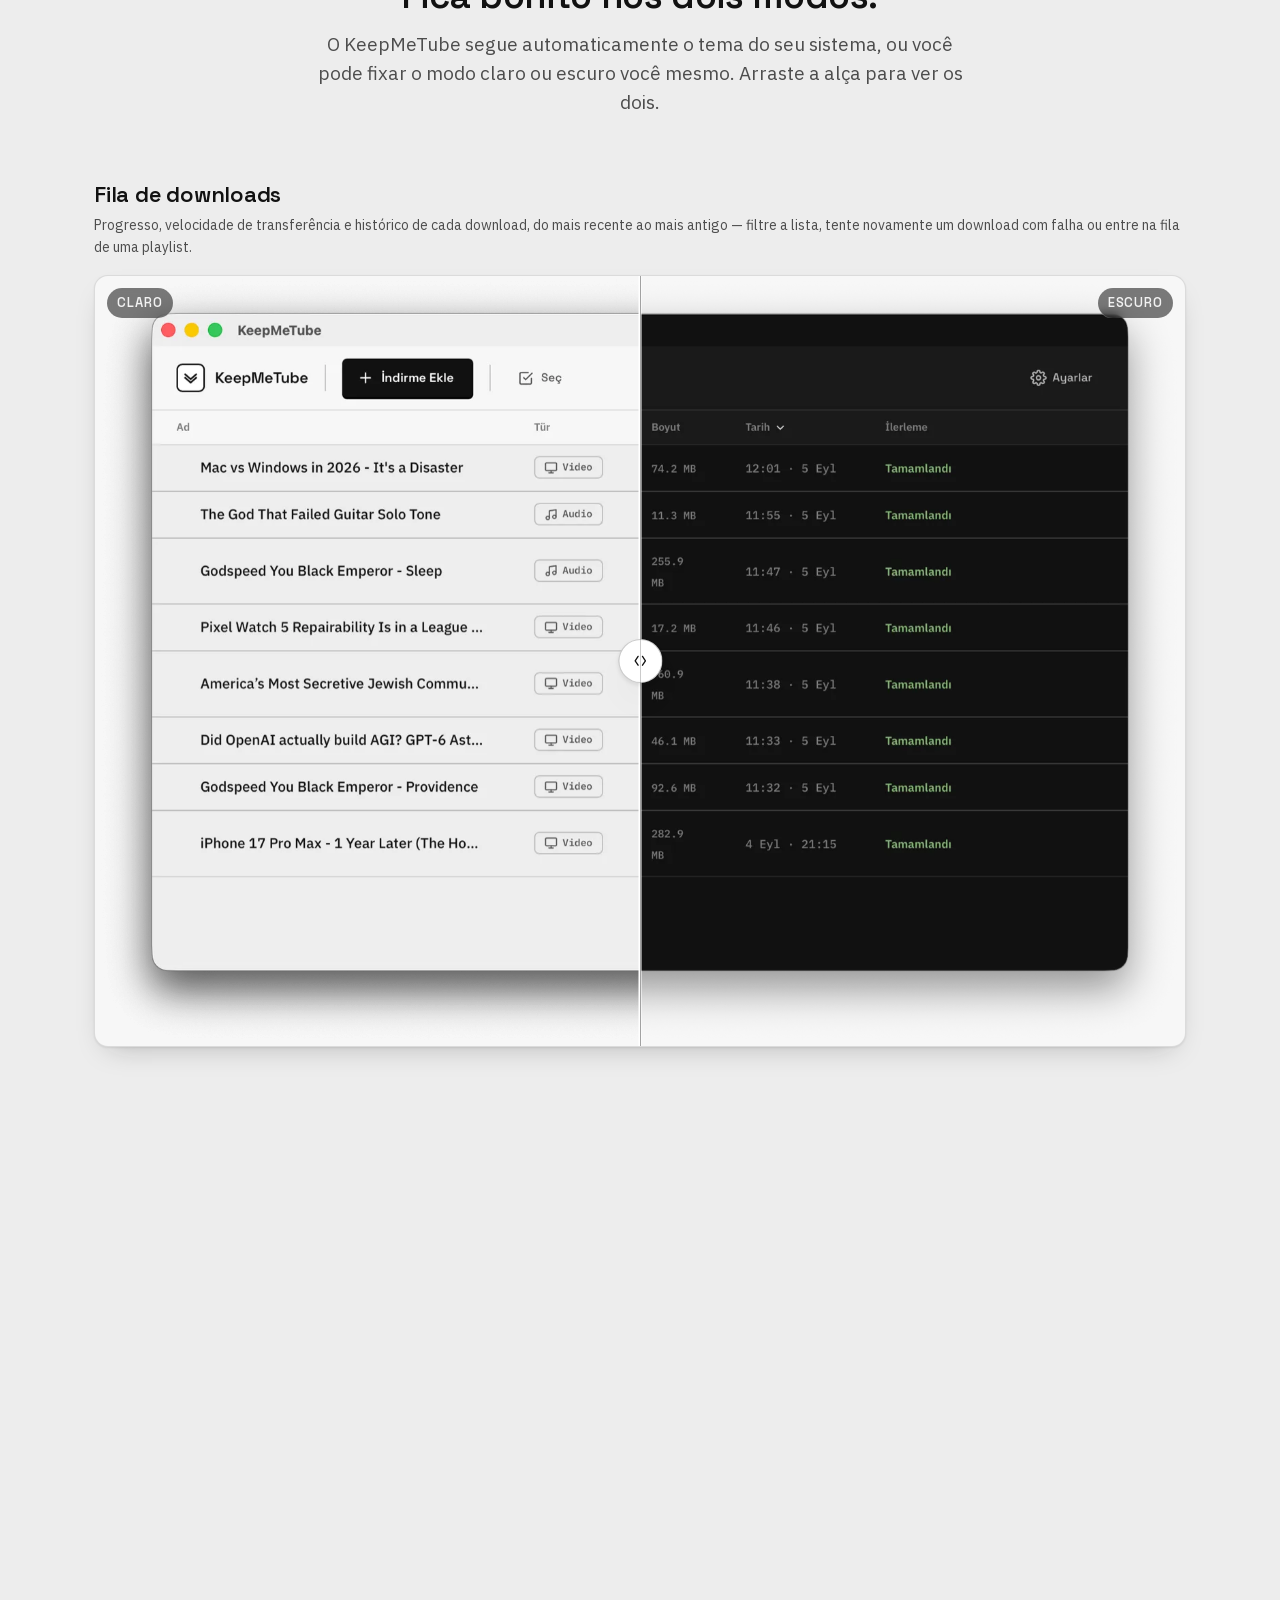
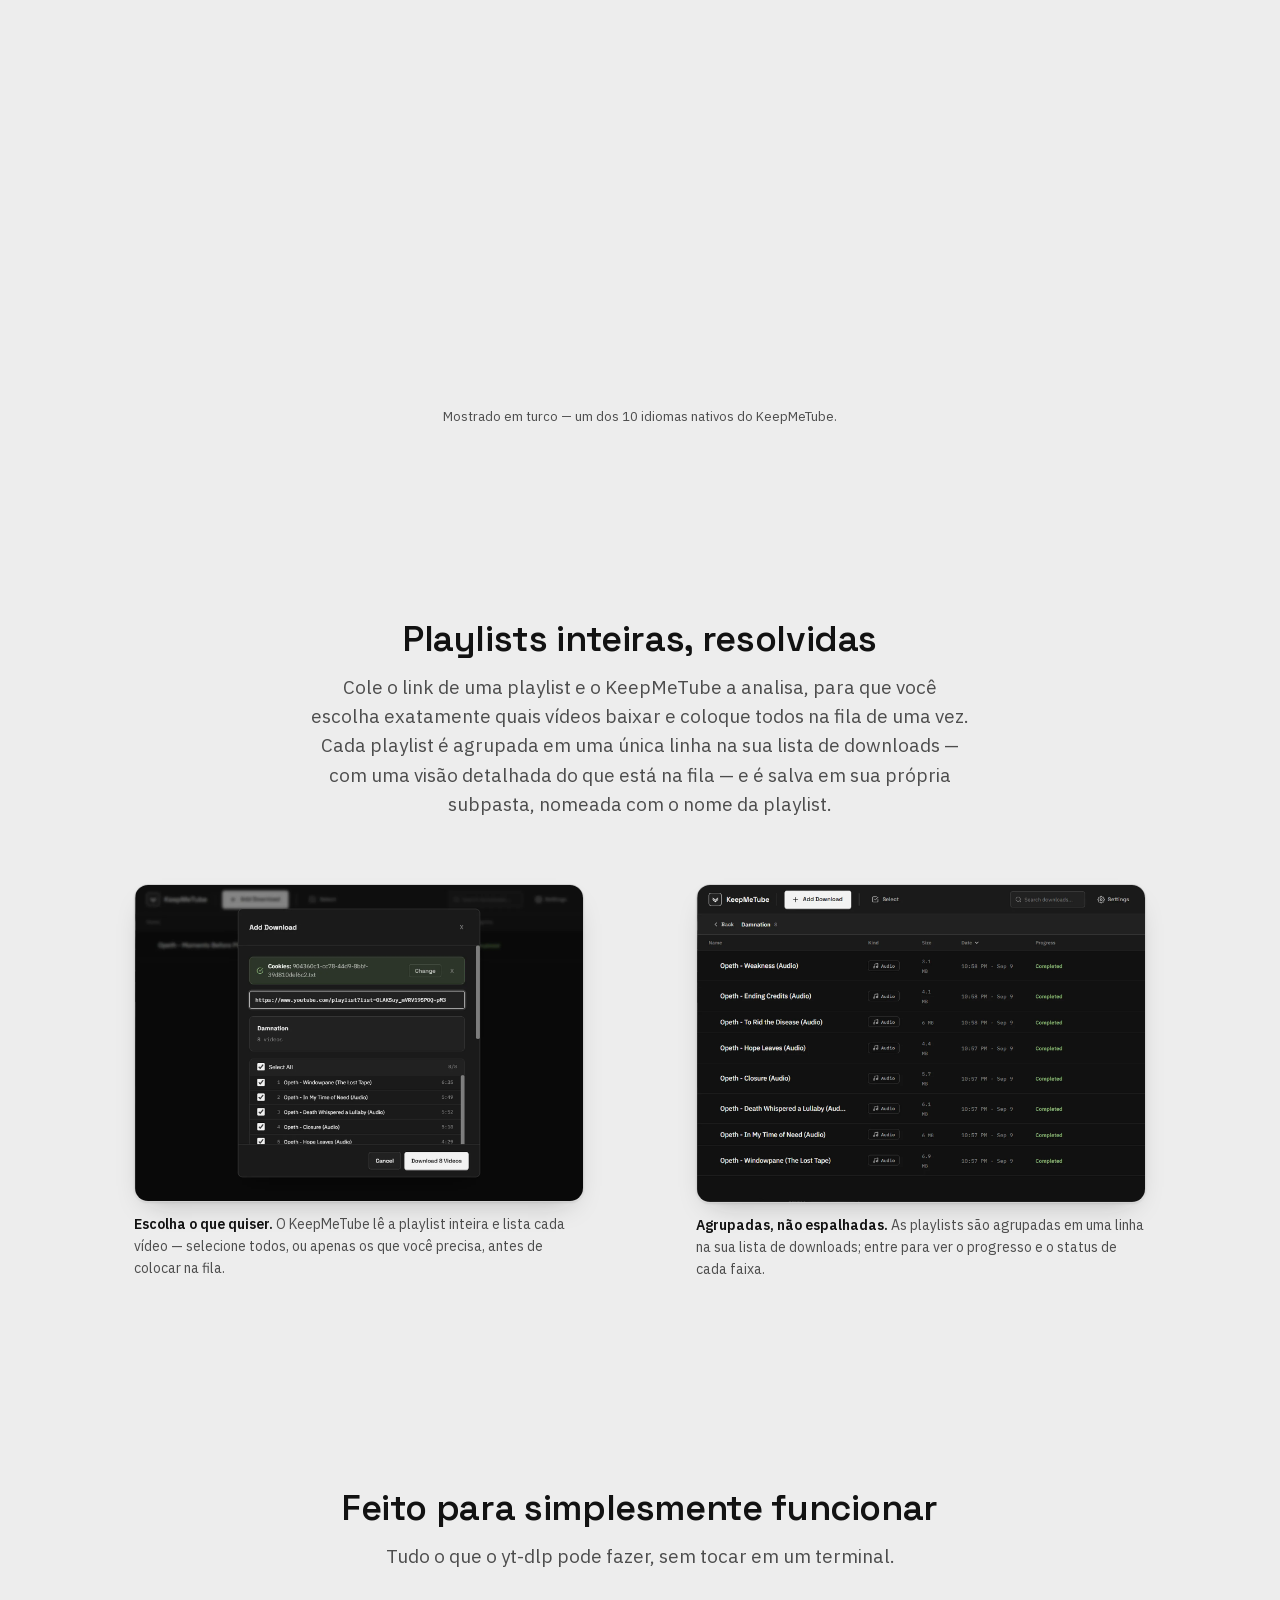
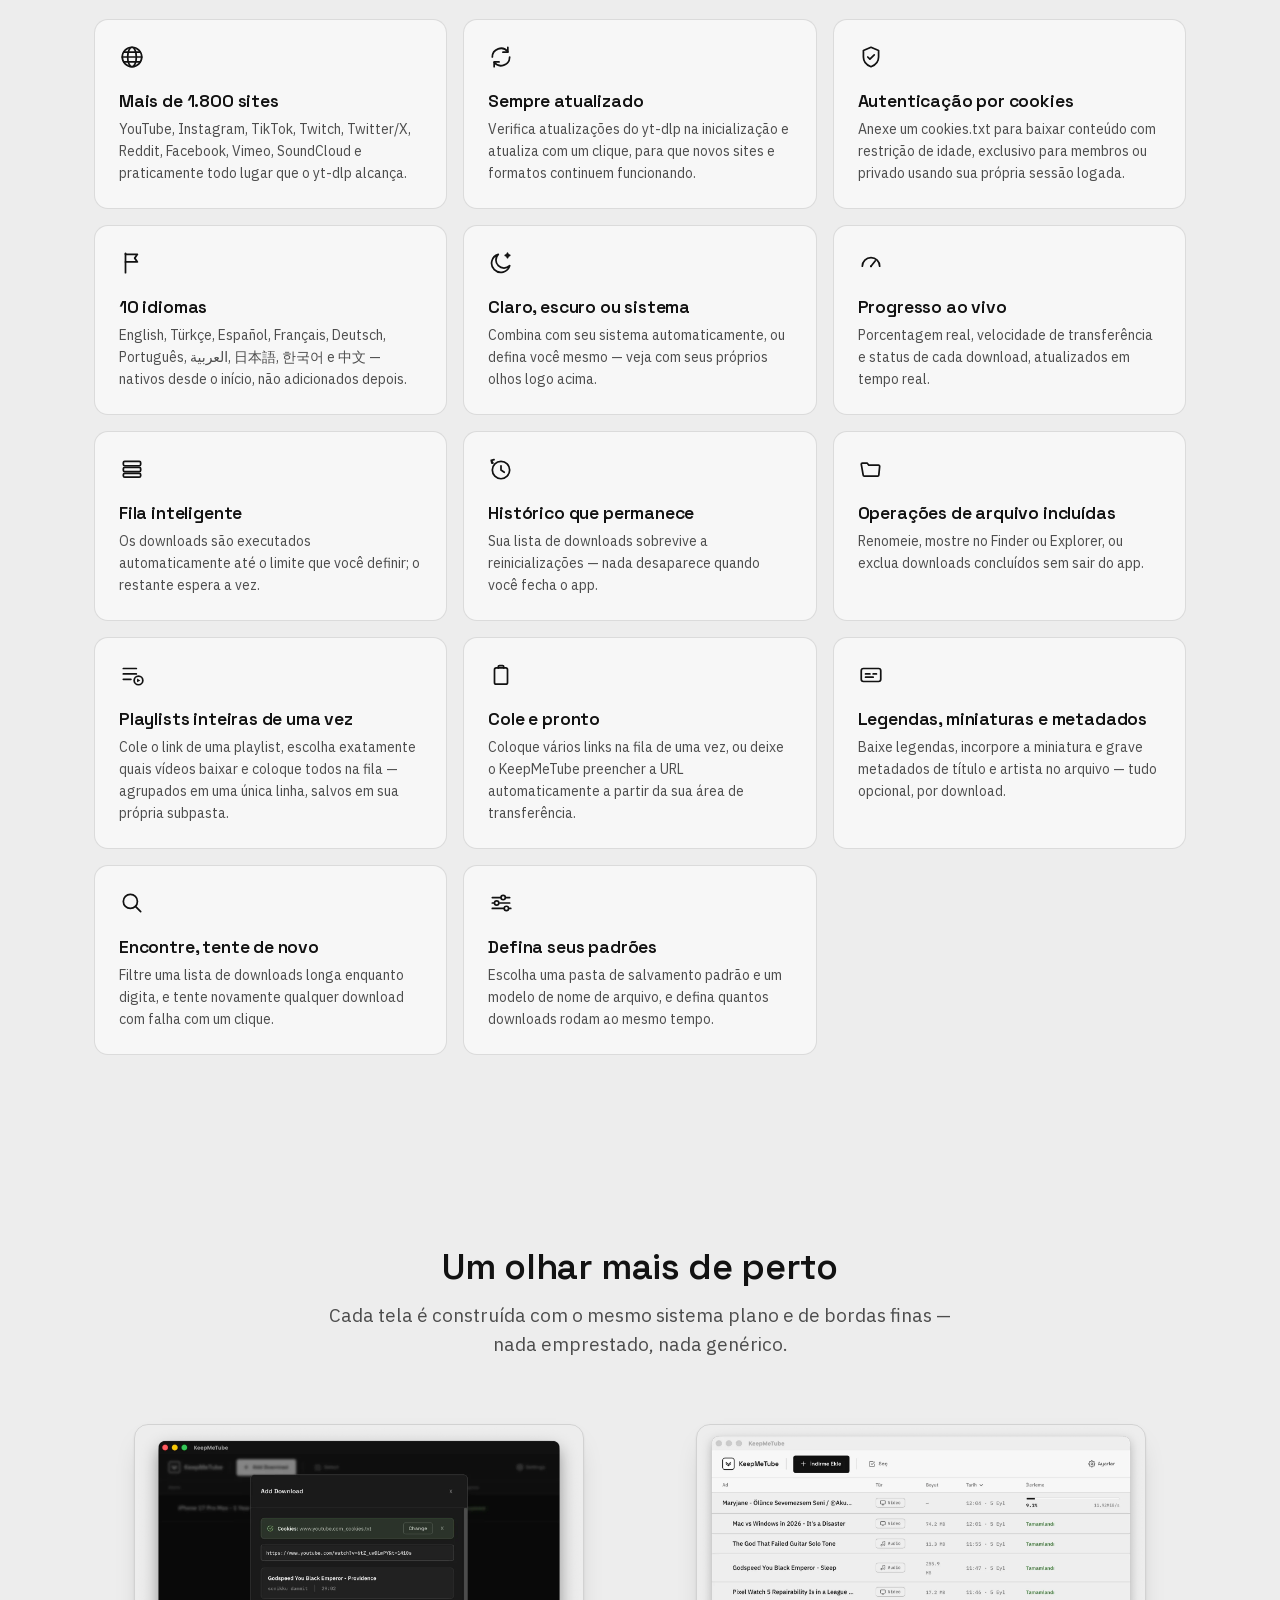
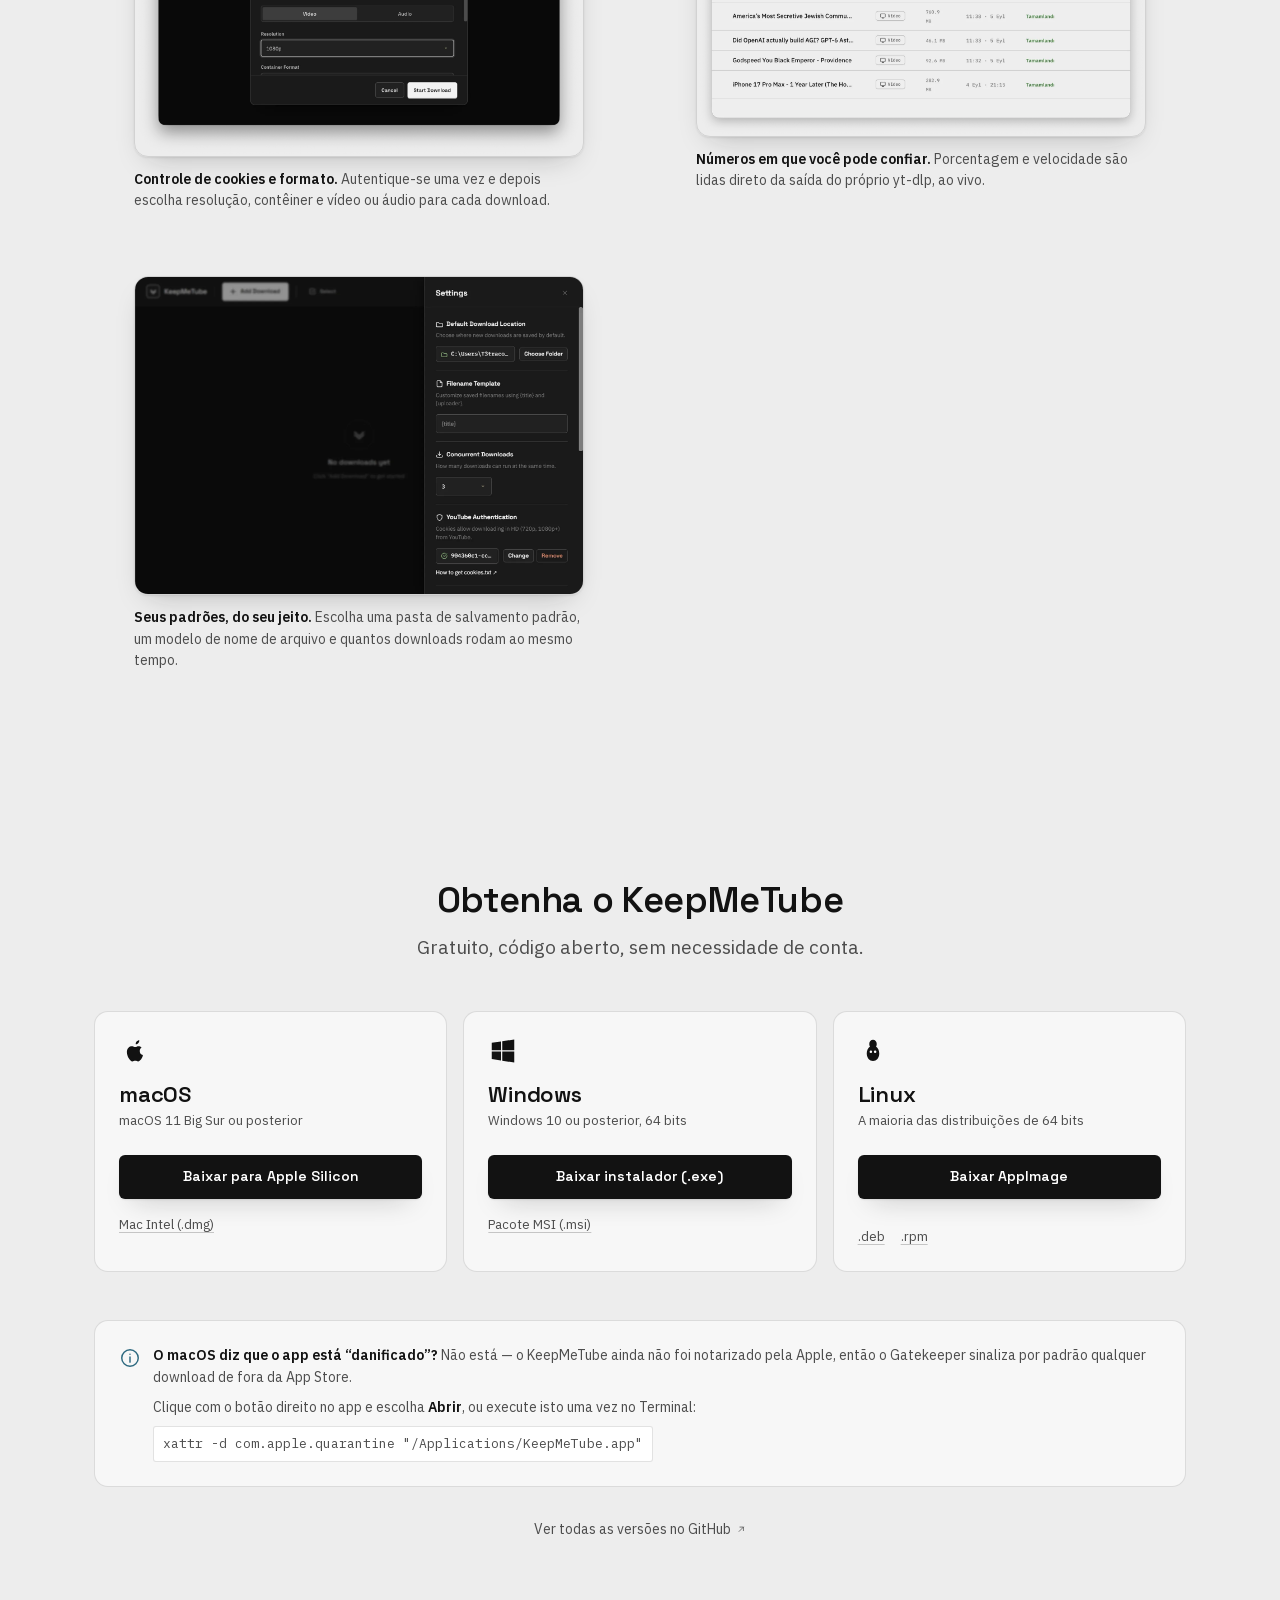
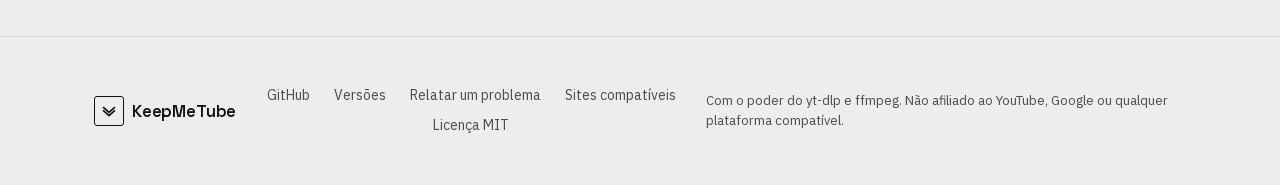
<file: pt/index.html>
<!doctype html>
<html lang="pt">
<head>
<meta charset="UTF-8">
<meta name="viewport" content="width=device-width, initial-scale=1">
<title>KeepMeTube — Baixador de YouTube para MP3 e MP4</title>
<meta name="description" content="Baixe vídeos do YouTube em MP4 ou o áudio em MP3, além de mais de 1.800 outros sites — gratuito, de código aberto e nativo no macOS, Windows e Linux. Com o poder do yt-dlp.">
<meta name="theme-color" content="#ededed" id="theme-color-meta">
<link rel="canonical" href="https://keepmetube.t3tracon.com.tr/pt/">
<link rel="alternate" hreflang="en" href="https://keepmetube.t3tracon.com.tr/">
<link rel="alternate" hreflang="tr" href="https://keepmetube.t3tracon.com.tr/tr/">
<link rel="alternate" hreflang="es" href="https://keepmetube.t3tracon.com.tr/es/">
<link rel="alternate" hreflang="fr" href="https://keepmetube.t3tracon.com.tr/fr/">
<link rel="alternate" hreflang="de" href="https://keepmetube.t3tracon.com.tr/de/">
<link rel="alternate" hreflang="pt" href="https://keepmetube.t3tracon.com.tr/pt/">
<link rel="alternate" hreflang="ar" href="https://keepmetube.t3tracon.com.tr/ar/">
<link rel="alternate" hreflang="ja" href="https://keepmetube.t3tracon.com.tr/ja/">
<link rel="alternate" hreflang="ko" href="https://keepmetube.t3tracon.com.tr/ko/">
<link rel="alternate" hreflang="zh" href="https://keepmetube.t3tracon.com.tr/zh/">
<link rel="alternate" hreflang="x-default" href="https://keepmetube.t3tracon.com.tr/">

<link rel="icon" href="/favicon.ico" sizes="48x48">
<link rel="icon" href="/favicon.svg" type="image/svg+xml">
<link rel="icon" href="/assets/favicon-32.png" sizes="32x32" type="image/png">
<link rel="apple-touch-icon" href="/assets/apple-touch-icon.png">

<meta property="og:title" content="KeepMeTube — Baixador de YouTube para MP3 e MP4">
<meta property="og:description" content="Baixe vídeos do YouTube em MP4 ou o áudio em MP3, além de mais de 1.800 outros sites. Gratuito, de código aberto, macOS/Windows/Linux.">
<meta property="og:type" content="website">
<meta property="og:url" content="https://keepmetube.t3tracon.com.tr/pt/">
<meta property="og:locale" content="pt_BR">
<meta property="og:site_name" content="KeepMeTube">
<meta property="og:image" content="https://keepmetube.t3tracon.com.tr/assets/screenshots/list-dark-en.png">
<meta name="twitter:card" content="summary_large_image">
<meta name="twitter:title" content="KeepMeTube — Baixador de YouTube para MP3 e MP4">
<meta name="twitter:description" content="Baixe vídeos do YouTube em MP4 ou o áudio em MP3, além de mais de 1.800 outros sites. Gratuito e de código aberto.">
<meta name="twitter:image" content="https://keepmetube.t3tracon.com.tr/assets/screenshots/list-dark-en.png">

<script type="application/ld+json">
{
  "@context": "https://schema.org",
  "@type": "SoftwareApplication",
  "name": "KeepMeTube",
  "url": "https://keepmetube.t3tracon.com.tr/pt/",
  "description": "Um aplicativo de desktop gratuito e de código aberto para baixar vídeos do YouTube em MP4 ou áudio em MP3, além de mais de 1.800 outros sites. Rápido e nativo no macOS, Windows e Linux — com o poder do yt-dlp.",
  "inLanguage": "pt-BR",
  "applicationCategory": "MultimediaApplication",
  "operatingSystem": "macOS, Windows, Linux",
  "offers": {
    "@type": "Offer",
    "price": "0",
    "priceCurrency": "USD"
  },
  "downloadUrl": "https://github.com/Tetracon05/KeepMeTube/releases/latest",
  "license": "https://github.com/Tetracon05/KeepMeTube/blob/main/LICENSE",
  "author": {
    "@type": "Person",
    "name": "Tetracon05",
    "url": "https://github.com/Tetracon05"
  }
}
</script>

<link rel="preload" href="/fonts/SpaceGrotesk-variable-latin.woff2" as="font" type="font/woff2" crossorigin>
<link rel="preload" href="/fonts/IBMPlexSans-variable-latin.woff2" as="font" type="font/woff2" crossorigin>
<link rel="stylesheet" href="/css/fonts.css">
<link rel="stylesheet" href="/css/style.css">
</head>
<body>

<svg aria-hidden="true" style="position:absolute; width:0; height:0; overflow:hidden;" xmlns="http://www.w3.org/2000/svg">
<defs>
<symbol id="icon-logo" viewBox="0 0 48 48" fill="none" stroke="currentColor" stroke-width="5" stroke-linecap="square" stroke-linejoin="miter">
  <path d="M8 14 L24 28 L40 14"/>
  <path d="M8 24 L24 38 L40 24"/>
</symbol>
<symbol id="icon-download" viewBox="0 0 24 24" fill="none" stroke="currentColor" stroke-width="1.75" stroke-linecap="round" stroke-linejoin="round">
  <path d="M12 3v11m0 0-3.5-3.5M12 14l3.5-3.5"/>
  <path d="M4.5 16v2.5A2.5 2.5 0 0 0 7 21h10a2.5 2.5 0 0 0 2.5-2.5V16"/>
</symbol>
<symbol id="icon-github" viewBox="0 0 24 24" fill="currentColor">
  <path fill-rule="evenodd" clip-rule="evenodd" d="M12 2C6.477 2 2 6.484 2 12.017c0 4.425 2.865 8.18 6.839 9.504.5.092.682-.217.682-.483 0-.237-.008-.868-.013-1.703-2.782.605-3.369-1.343-3.369-1.343-.454-1.158-1.11-1.466-1.11-1.466-.908-.62.069-.608.069-.608 1.003.07 1.531 1.032 1.531 1.032.892 1.53 2.341 1.088 2.91.833.092-.647.35-1.088.636-1.339-2.221-.253-4.555-1.113-4.555-4.951 0-1.093.39-1.988 1.029-2.688-.103-.253-.446-1.272.098-2.65 0 0 .84-.27 2.75 1.026A9.564 9.564 0 0 1 12 6.844c.85.004 1.705.115 2.504.337 1.909-1.296 2.747-1.027 2.747-1.027.546 1.379.202 2.398.1 2.651.64.7 1.028 1.595 1.028 2.688 0 3.848-2.339 4.695-4.566 4.943.359.309.678.919.678 1.852 0 1.336-.012 2.415-.012 2.743 0 .268.18.58.688.482A10.02 10.02 0 0 0 22 12.017C22 6.484 17.522 2 12 2Z"/>
</symbol>
<symbol id="icon-globe" viewBox="0 0 24 24" fill="none" stroke="currentColor" stroke-width="1.6" stroke-linecap="round">
  <circle cx="12" cy="12" r="9"/>
  <ellipse cx="12" cy="12" rx="4" ry="9"/>
  <path d="M3 12h18M4.5 7.5h15M4.5 16.5h15"/>
</symbol>
<symbol id="icon-refresh" viewBox="0 0 24 24" fill="none" stroke="currentColor" stroke-width="1.6" stroke-linecap="round" stroke-linejoin="round">
  <path d="M4 12a8 8 0 0 1 14.3-4.9"/>
  <path d="M20 12a8 8 0 0 1-14.3 4.9"/>
  <path d="M18.3 3v4.5h-4.5"/>
  <path d="M5.7 21v-4.5h4.5"/>
</symbol>
<symbol id="icon-shield" viewBox="0 0 24 24" fill="none" stroke="currentColor" stroke-width="1.6" stroke-linejoin="round" stroke-linecap="round">
  <path d="M12 3l7 3v6c0 4.5-3 7.5-7 9-4-1.5-7-4.5-7-9V6l7-3Z"/>
  <path d="M9 12l2 2 4-4"/>
</symbol>
<symbol id="icon-flag" viewBox="0 0 24 24" fill="none" stroke="currentColor" stroke-width="1.6" stroke-linecap="round" stroke-linejoin="round">
  <path d="M6 3v18"/>
  <path d="M6 4h11l-2.5 3.5L17 11H6"/>
</symbol>
<symbol id="icon-moon-stars" viewBox="0 0 24 24" fill="none" stroke="currentColor" stroke-width="1.6" stroke-linejoin="round" stroke-linecap="round">
  <path d="M20 14.5A8.5 8.5 0 1 1 9.5 4a6.5 6.5 0 0 0 10.5 10.5Z"/>
  <path d="M18 3l.6 1.4L20 5l-1.4.6L18 7l-.6-1.4L16 5l1.4-.6L18 3Z"/>
</symbol>
<symbol id="icon-gauge" viewBox="0 0 24 24" fill="none" stroke="currentColor" stroke-width="1.6" stroke-linecap="round" stroke-linejoin="round">
  <path d="M4 15a8 8 0 1 1 16 0"/>
  <path d="M12 15l4-5"/>
  <circle cx="12" cy="15" r="1" fill="currentColor" stroke="none"/>
</symbol>
<symbol id="icon-stack" viewBox="0 0 24 24" fill="none" stroke="currentColor" stroke-width="1.6" stroke-linejoin="round">
  <rect x="4" y="5" width="16" height="4" rx="1.3"/>
  <rect x="4" y="10.5" width="16" height="4" rx="1.3"/>
  <rect x="4" y="16" width="16" height="3.5" rx="1.3"/>
</symbol>
<symbol id="icon-history" viewBox="0 0 24 24" fill="none" stroke="currentColor" stroke-width="1.6" stroke-linecap="round" stroke-linejoin="round">
  <circle cx="12" cy="13" r="8"/>
  <path d="M12 9v4l3 2"/>
  <path d="M4.5 6.5 3 4m0 0 2.6-.6M3 4l.6 2.6"/>
</symbol>
<symbol id="icon-folder" viewBox="0 0 24 24" fill="none" stroke="currentColor" stroke-width="1.6" stroke-linejoin="round" stroke-linecap="round">
  <path d="M3 7.5a1 1 0 0 1 1-1h4.4l1.6 2H19a1 1 0 0 1 1 1.1l-.8 8.1a1 1 0 0 1-1 .9H5.8a1 1 0 0 1-1-.9L3 7.5Z"/>
</symbol>
<symbol id="icon-sun" viewBox="0 0 24 24" fill="none" stroke="currentColor" stroke-width="1.6" stroke-linecap="round">
  <circle cx="12" cy="12" r="4"/>
  <path d="M12 2v2.2M12 19.8V22M4.2 4.2l1.5 1.5M18.3 18.3l1.5 1.5M2 12h2.2M19.8 12H22M4.2 19.8l1.5-1.5M18.3 5.7l1.5-1.5"/>
</symbol>
<symbol id="icon-monitor" viewBox="0 0 24 24" fill="none" stroke="currentColor" stroke-width="1.6" stroke-linecap="round" stroke-linejoin="round">
  <rect x="3" y="4.5" width="18" height="12" rx="1.4"/>
  <path d="M8 20h8M12 16.5V20"/>
</symbol>
<symbol id="icon-moon" viewBox="0 0 24 24" fill="none" stroke="currentColor" stroke-width="1.6" stroke-linejoin="round">
  <path d="M20 14.5A8.5 8.5 0 1 1 9.5 4a6.5 6.5 0 0 0 10.5 10.5Z"/>
</symbol>
<symbol id="icon-menu" viewBox="0 0 24 24" fill="none" stroke="currentColor" stroke-width="1.6" stroke-linecap="round">
  <path d="M4 7h16M4 12h16M4 17h16"/>
</symbol>
<symbol id="icon-close" viewBox="0 0 24 24" fill="none" stroke="currentColor" stroke-width="1.6" stroke-linecap="round">
  <path d="M6 6l12 12M18 6 6 18"/>
</symbol>
<symbol id="icon-info" viewBox="0 0 24 24" fill="none" stroke="currentColor" stroke-width="1.6" stroke-linecap="round">
  <circle cx="12" cy="12" r="9"/>
  <path d="M12 11v5.5M12 7.8v.01"/>
</symbol>
<symbol id="icon-apple" viewBox="0 0 24 24" fill="currentColor">
  <path d="M15.6 8.1c-1 0-1.9.6-2.6.6-.7 0-1.7-.6-2.7-.6-1.9 0-4 1.6-4 4.7 0 3.5 2.6 7.5 4.4 7.5.8 0 1.2-.5 2.3-.5s1.4.5 2.3.5c1.5 0 3.8-3.1 3.8-5.1-1.6-.4-2.5-1.7-2.5-3.3 0-1.3.8-2.4 1.5-2.8-.7-.7-1.6-1-2.5-1Z"/>
  <path d="M14.1 4.4c.5-.6 1.4-1.1 2.1-1.1.1.9-.2 1.7-.7 2.3-.5.6-1.4 1.1-2.1 1-.1-.8.2-1.6.7-2.2Z"/>
</symbol>
<symbol id="icon-windows" viewBox="0 0 24 24" fill="currentColor">
  <path d="M3 5.4 10.4 4.3V11.3H3zM11.4 4.2 21 2.8V11.3H11.4zM3 12.3H10.4V19.5L3 18.4zM11.4 12.3H21V21.2L11.4 19.8Z"/>
</symbol>
<symbol id="icon-linux" viewBox="0 0 24 24" fill="currentColor">
  <path d="M12 3c-1.7 0-3 1.5-3 3.3 0 .8.2 1.5.6 2.1C8.1 9.4 7 11.5 7 14c0 3.6 2.2 6 5 6s5-2.4 5-6c0-2.5-1.1-4.6-2.6-5.6.4-.6.6-1.3.6-2.1C15 4.5 13.7 3 12 3Z"/>
  <circle cx="10.3" cy="12.6" r="1" fill="var(--bg-2)"/>
  <circle cx="13.7" cy="12.6" r="1" fill="var(--bg-2)"/>
</symbol>
<symbol id="icon-external" viewBox="0 0 24 24" fill="none" stroke="currentColor" stroke-width="1.7" stroke-linecap="round" stroke-linejoin="round">
  <path d="M7 17 17 7"/>
  <path d="M9 7h8v8"/>
</symbol>
<symbol id="icon-arrow-right" viewBox="0 0 24 24" fill="none" stroke="currentColor" stroke-width="1.7" stroke-linecap="round" stroke-linejoin="round">
  <path d="M4 12h16M13 6l6 6-6 6"/>
</symbol>
<symbol id="icon-drag" viewBox="0 0 24 24" fill="none" stroke="currentColor" stroke-width="1.8" stroke-linecap="round" stroke-linejoin="round">
  <path d="M9 6 5 12l4 6M15 6l4 6-4 6"/>
</symbol>
<symbol id="icon-playlist" viewBox="0 0 24 24" fill="none" stroke="currentColor" stroke-width="1.6" stroke-linecap="round" stroke-linejoin="round">
  <path d="M4 6h12M4 11h12M4 16h7"/>
  <circle cx="18" cy="17" r="4"/>
  <path d="M16.7 15.3v3.4l3-1.7-3-1.7Z" fill="currentColor" stroke="none"/>
</symbol>
<symbol id="icon-clipboard" viewBox="0 0 24 24" fill="none" stroke="currentColor" stroke-width="1.6" stroke-linecap="round" stroke-linejoin="round">
  <rect x="6" y="5.5" width="12" height="15" rx="1.6"/>
  <path d="M9.5 5.5V4.3a1 1 0 0 1 1-1h3a1 1 0 0 1 1 1V5.5"/>
</symbol>
<symbol id="icon-captions" viewBox="0 0 24 24" fill="none" stroke="currentColor" stroke-width="1.6" stroke-linecap="round" stroke-linejoin="round">
  <rect x="3" y="6" width="18" height="12" rx="2"/>
  <path d="M7 11h4M7 14h7M14 11h3"/>
</symbol>
<symbol id="icon-search" viewBox="0 0 24 24" fill="none" stroke="currentColor" stroke-width="1.6" stroke-linecap="round" stroke-linejoin="round">
  <circle cx="10.5" cy="10.5" r="6.5"/>
  <path d="M20 20l-4.8-4.8"/>
</symbol>
<symbol id="icon-sliders" viewBox="0 0 24 24" fill="none" stroke="currentColor" stroke-width="1.6" stroke-linecap="round" stroke-linejoin="round">
  <path d="M4 7h10M17 7h3M4 12h4M11 12h9M4 17h13M20 17h1"/>
  <circle cx="14" cy="7" r="2" fill="var(--bg-1)"/>
  <circle cx="8" cy="12" r="2" fill="var(--bg-1)"/>
  <circle cx="17" cy="17" r="2" fill="var(--bg-1)"/>
</symbol>
</defs>
</svg>

<a class="skip-link" href="#main">Pular para o conteúdo</a>

<header class="site-header">
  <div class="wrap site-header__inner">
    <a href="#top" class="brand">
      <span class="logo-mark" aria-hidden="true"><svg class="icon"><use href="#icon-logo"></use></svg></span>
      <span class="brand-wordmark">KeepMeTube</span>
    </a>

    <nav class="site-nav" aria-label="Primary">
      <a href="#features">Recursos</a>
      <a href="#compare">Claro &amp; escuro</a>
      <a href="#playlists">Playlists</a>
      <a href="#screenshots">Capturas de tela</a>
      <a href="#download">Baixar</a>
    </nav>

    <div class="header-actions">
      <div class="theme-switch header-theme-switch" role="radiogroup" aria-label="Theme" data-theme-switch>
        <button type="button" role="radio" data-theme-choice="light" aria-label="Tema claro" aria-checked="false"><svg class="icon" aria-hidden="true"><use href="#icon-sun"></use></svg></button>
        <button type="button" role="radio" data-theme-choice="system" aria-label="Seguir o sistema" aria-checked="false"><svg class="icon" aria-hidden="true"><use href="#icon-monitor"></use></svg></button>
        <button type="button" role="radio" data-theme-choice="dark" aria-label="Tema escuro" aria-checked="false"><svg class="icon" aria-hidden="true"><use href="#icon-moon"></use></svg></button>
      </div>

      <a href="https://github.com/Tetracon05/KeepMeTube/releases/latest" class="btn btn--primary btn--sm nav-download" data-download-cta>
        <svg class="icon" aria-hidden="true"><use href="#icon-download"></use></svg>
        <span>Baixar</span>
      </a>

      <a href="https://github.com/Tetracon05/KeepMeTube" class="icon-btn nav-github" aria-label="Ver o código-fonte no GitHub">
        <svg class="icon" aria-hidden="true"><use href="#icon-github"></use></svg>
      </a>

      <button type="button" class="icon-btn menu-toggle" data-menu-toggle aria-expanded="false" aria-controls="mobile-nav" aria-label="Abrir menu">
        <svg class="icon" aria-hidden="true"><use href="#icon-menu"></use></svg>
      </button>
    </div>
  </div>
</header>

<div class="mobile-nav" id="mobile-nav" data-mobile-nav hidden>
  <a href="#features">Recursos</a>
  <a href="#compare">Claro &amp; escuro</a>
  <a href="#playlists">Playlists</a>
  <a href="#screenshots">Capturas de tela</a>
  <a href="#download">Baixar</a>
  <a href="https://github.com/Tetracon05/KeepMeTube">GitHub</a>
  <div class="theme-switch mobile-nav__theme-switch" role="radiogroup" aria-label="Theme" data-theme-switch>
    <button type="button" role="radio" data-theme-choice="light" aria-label="Tema claro" aria-checked="false"><svg class="icon" aria-hidden="true"><use href="#icon-sun"></use></svg></button>
    <button type="button" role="radio" data-theme-choice="system" aria-label="Seguir o sistema" aria-checked="false"><svg class="icon" aria-hidden="true"><use href="#icon-monitor"></use></svg></button>
    <button type="button" role="radio" data-theme-choice="dark" aria-label="Tema escuro" aria-checked="false"><svg class="icon" aria-hidden="true"><use href="#icon-moon"></use></svg></button>
  </div>
</div>

<main id="main">

  <section class="hero" id="top">
    <div class="wrap hero__inner">
      <p class="eyebrow">Gratuito &amp; código aberto · macOS · Windows · Linux</p>
      <h1>Guarde cada vídeo que vale a pena guardar.</h1>
      <p class="hero__lead">Um aplicativo de desktop rápido e nativo para baixar vídeo e áudio do YouTube e mais de 1.800 outros sites — com o poder do <a href="https://github.com/yt-dlp/yt-dlp">yt-dlp</a>, construído com Tauri.</p>
      <div class="hero__ctas">
        <a href="https://github.com/Tetracon05/KeepMeTube/releases/latest" class="btn btn--primary btn--lg" data-download-cta>
          <svg class="icon" aria-hidden="true"><use href="#icon-download"></use></svg>
          <span data-download-label>Baixar para Mac</span>
        </a>
        <a href="https://github.com/Tetracon05/KeepMeTube" class="btn btn--ghost btn--lg">
          <svg class="icon" aria-hidden="true"><use href="#icon-github"></use></svg>
          Ver no GitHub
        </a>
      </div>
      <p class="hero__meta"><span data-version-badge>Gratuito &amp; código aberto</span> · Licenciado sob MIT · Sem necessidade de conta</p>
    </div>

    <div class="hero__shot wrap">
      <figure class="shot-frame reveal">
        <picture>
          <source srcset="/assets/screenshots/list-dark-en.webp" type="image/webp">
          <img src="/assets/screenshots/list-dark-en.png" alt="Gerenciador de downloads do KeepMeTube mostrando uma lista de downloads concluídos e em andamento com colunas de tamanho, data e progresso" width="1600" height="1131" loading="eager">
        </picture>
      </figure>
    </div>
  </section>

  <section class="platform-strip" aria-label="Supported platforms">
    <div class="wrap platform-strip__inner reveal">
      <p class="platform-strip__label">Funciona com</p>
      <ul class="platform-pills">
        <li>YouTube</li>
        <li>Instagram</li>
        <li>TikTok</li>
        <li>Twitch</li>
        <li>Twitter&nbsp;/&nbsp;X</li>
        <li>Reddit</li>
        <li>Facebook</li>
        <li>Vimeo</li>
        <li>SoundCloud</li>
        <li><a href="https://github.com/yt-dlp/yt-dlp/blob/master/supportedsites.md">+1.800 outros<svg class="icon icon--xs" aria-hidden="true"><use href="#icon-external"></use></svg></a></li>
      </ul>
    </div>
  </section>

  <section class="compare-section" id="compare">
    <div class="wrap">
      <h2>Fica bonito nos dois modos.</h2>
      <p class="section-lead">O KeepMeTube segue automaticamente o tema do seu sistema, ou você pode fixar o modo claro ou escuro você mesmo. Arraste a alça para ver os dois.</p>

      <div class="compare-block reveal">
        <div class="compare-block__head">
          <h3>Fila de downloads</h3>
          <p>Progresso, velocidade de transferência e histórico de cada download, do mais recente ao mais antigo — filtre a lista, tente novamente um download com falha ou entre na fila de uma playlist.</p>
        </div>
        <div class="compare" data-compare>
          <div class="compare__frame" data-compare-frame style="aspect-ratio: 1600 / 1131;">
            <picture>
              <source srcset="/assets/screenshots/queue-dark.webp" type="image/webp">
              <img class="compare__img" src="/assets/screenshots/queue-dark.png" alt="Fila de downloads do KeepMeTube no modo escuro" width="1600" height="1131" loading="lazy">
            </picture>
            <picture>
              <source srcset="/assets/screenshots/queue-light.webp" type="image/webp">
              <img class="compare__img compare__img--top" src="/assets/screenshots/queue-light.png" alt="A mesma fila de downloads no modo claro" width="1600" height="1131" loading="lazy">
            </picture>
            <span class="compare__tag compare__tag--left" aria-hidden="true">Claro</span>
            <span class="compare__tag compare__tag--right" aria-hidden="true">Escuro</span>
            <div class="compare__handle" data-compare-handle role="slider" tabindex="0"
                 aria-label="Arraste para comparar o modo claro e escuro da fila de downloads"
                 aria-valuemin="0" aria-valuemax="100" aria-valuenow="50" aria-orientation="horizontal">
              <span class="compare__grip"><svg class="icon" aria-hidden="true"><use href="#icon-drag"></use></svg></span>
            </div>
          </div>
        </div>
      </div>

      <div class="compare-block reveal">
        <div class="compare-block__head">
          <h3>Adicionar um download</h3>
          <p>Escolha uma resolução e um contêiner, depois anexe cookies para conteúdo com restrição de idade ou exclusivo para membros. Cole um link ou vários — o campo pode até ser preenchido automaticamente a partir da sua área de transferência.</p>
        </div>
        <div class="compare" data-compare>
          <div class="compare__frame" data-compare-frame style="aspect-ratio: 1600 / 1131;">
            <picture>
              <source srcset="/assets/screenshots/modal-dark.webp" type="image/webp">
              <img class="compare__img" src="/assets/screenshots/modal-dark.png" alt="Janela de adicionar download do KeepMeTube no modo escuro, com autenticação por cookies e controles de resolução" width="1600" height="1131" loading="lazy">
            </picture>
            <picture>
              <source srcset="/assets/screenshots/modal-light.webp" type="image/webp">
              <img class="compare__img compare__img--top" src="/assets/screenshots/modal-light.png" alt="A mesma janela de adicionar download no modo claro" width="1600" height="1131" loading="lazy">
            </picture>
            <span class="compare__tag compare__tag--left" aria-hidden="true">Claro</span>
            <span class="compare__tag compare__tag--right" aria-hidden="true">Escuro</span>
            <div class="compare__handle" data-compare-handle role="slider" tabindex="0"
                 aria-label="Arraste para comparar o modo claro e escuro da janela de adicionar download"
                 aria-valuemin="0" aria-valuemax="100" aria-valuenow="50" aria-orientation="horizontal">
              <span class="compare__grip"><svg class="icon" aria-hidden="true"><use href="#icon-drag"></use></svg></span>
            </div>
          </div>
        </div>
      </div>

      <p class="compare-note">Mostrado em turco — um dos 10 idiomas nativos do KeepMeTube.</p>
    </div>
  </section>

  <section class="showcase" id="playlists">
    <div class="wrap">
      <h2>Playlists inteiras, resolvidas</h2>
      <p class="section-lead">Cole o link de uma playlist e o KeepMeTube a analisa, para que você escolha exatamente quais vídeos baixar e coloque todos na fila de uma vez. Cada playlist é agrupada em uma única linha na sua lista de downloads — com uma visão detalhada do que está na fila — e é salva em sua própria subpasta, nomeada com o nome da playlist.</p>

      <div class="showcase-grid">
        <figure class="showcase-item reveal">
          <picture>
            <source srcset="/assets/screenshots/playlist-picker-dark.webp" type="image/webp">
            <img src="/assets/screenshots/playlist-picker-dark.png" alt="Janela de adicionar download mostrando uma playlist do YouTube analisada chamada Damnation com 8 vídeos listados e todos selecionados para download" width="1600" height="1131" loading="lazy">
          </picture>
          <figcaption><strong>Escolha o que quiser.</strong> O KeepMeTube lê a playlist inteira e lista cada vídeo — selecione todos, ou apenas os que você precisa, antes de colocar na fila.</figcaption>
        </figure>
        <figure class="showcase-item reveal">
          <picture>
            <source srcset="/assets/screenshots/playlist-list-dark.webp" type="image/webp">
            <img src="/assets/screenshots/playlist-list-dark.png" alt="Lista de downloads exibindo o conteúdo da playlist Damnation, com as 8 faixas concluídas mostrando tamanho de arquivo e progresso individuais" width="1600" height="1134" loading="lazy">
          </picture>
          <figcaption><strong>Agrupadas, não espalhadas.</strong> As playlists são agrupadas em uma linha na sua lista de downloads; entre para ver o progresso e o status de cada faixa.</figcaption>
        </figure>
      </div>
    </div>
  </section>

  <section class="features" id="features">
    <div class="wrap">
      <h2>Feito para simplesmente funcionar</h2>
      <p class="section-lead">Tudo o que o yt-dlp pode fazer, sem tocar em um terminal.</p>

      <ul class="feature-grid">
        <li class="feature-card reveal">
          <svg class="icon icon--feature" aria-hidden="true"><use href="#icon-globe"></use></svg>
          <h3>Mais de 1.800 sites</h3>
          <p>YouTube, Instagram, TikTok, Twitch, Twitter/X, Reddit, Facebook, Vimeo, SoundCloud e praticamente todo lugar que o yt-dlp alcança.</p>
        </li>
        <li class="feature-card reveal">
          <svg class="icon icon--feature" aria-hidden="true"><use href="#icon-refresh"></use></svg>
          <h3>Sempre atualizado</h3>
          <p>Verifica atualizações do yt-dlp na inicialização e atualiza com um clique, para que novos sites e formatos continuem funcionando.</p>
        </li>
        <li class="feature-card reveal">
          <svg class="icon icon--feature" aria-hidden="true"><use href="#icon-shield"></use></svg>
          <h3>Autenticação por cookies</h3>
          <p>Anexe um cookies.txt para baixar conteúdo com restrição de idade, exclusivo para membros ou privado usando sua própria sessão logada.</p>
        </li>
        <li class="feature-card reveal">
          <svg class="icon icon--feature" aria-hidden="true"><use href="#icon-flag"></use></svg>
          <h3>10 idiomas</h3>
          <p>English, Türkçe, Español, Français, Deutsch, Português, العربية, 日本語, 한국어 e 中文 — nativos desde o início, não adicionados depois.</p>
        </li>
        <li class="feature-card reveal">
          <svg class="icon icon--feature" aria-hidden="true"><use href="#icon-moon-stars"></use></svg>
          <h3>Claro, escuro ou sistema</h3>
          <p>Combina com seu sistema automaticamente, ou defina você mesmo — veja com seus próprios olhos logo acima.</p>
        </li>
        <li class="feature-card reveal">
          <svg class="icon icon--feature" aria-hidden="true"><use href="#icon-gauge"></use></svg>
          <h3>Progresso ao vivo</h3>
          <p>Porcentagem real, velocidade de transferência e status de cada download, atualizados em tempo real.</p>
        </li>
        <li class="feature-card reveal">
          <svg class="icon icon--feature" aria-hidden="true"><use href="#icon-stack"></use></svg>
          <h3>Fila inteligente</h3>
          <p>Os downloads são executados automaticamente até o limite que você definir; o restante espera a vez.</p>
        </li>
        <li class="feature-card reveal">
          <svg class="icon icon--feature" aria-hidden="true"><use href="#icon-history"></use></svg>
          <h3>Histórico que permanece</h3>
          <p>Sua lista de downloads sobrevive a reinicializações — nada desaparece quando você fecha o app.</p>
        </li>
        <li class="feature-card reveal">
          <svg class="icon icon--feature" aria-hidden="true"><use href="#icon-folder"></use></svg>
          <h3>Operações de arquivo incluídas</h3>
          <p>Renomeie, mostre no Finder ou Explorer, ou exclua downloads concluídos sem sair do app.</p>
        </li>
        <li class="feature-card reveal">
          <svg class="icon icon--feature" aria-hidden="true"><use href="#icon-playlist"></use></svg>
          <h3>Playlists inteiras de uma vez</h3>
          <p>Cole o link de uma playlist, escolha exatamente quais vídeos baixar e coloque todos na fila — agrupados em uma única linha, salvos em sua própria subpasta.</p>
        </li>
        <li class="feature-card reveal">
          <svg class="icon icon--feature" aria-hidden="true"><use href="#icon-clipboard"></use></svg>
          <h3>Cole e pronto</h3>
          <p>Coloque vários links na fila de uma vez, ou deixe o KeepMeTube preencher a URL automaticamente a partir da sua área de transferência.</p>
        </li>
        <li class="feature-card reveal">
          <svg class="icon icon--feature" aria-hidden="true"><use href="#icon-captions"></use></svg>
          <h3>Legendas, miniaturas e metadados</h3>
          <p>Baixe legendas, incorpore a miniatura e grave metadados de título e artista no arquivo — tudo opcional, por download.</p>
        </li>
        <li class="feature-card reveal">
          <svg class="icon icon--feature" aria-hidden="true"><use href="#icon-search"></use></svg>
          <h3>Encontre, tente de novo</h3>
          <p>Filtre uma lista de downloads longa enquanto digita, e tente novamente qualquer download com falha com um clique.</p>
        </li>
        <li class="feature-card reveal">
          <svg class="icon icon--feature" aria-hidden="true"><use href="#icon-sliders"></use></svg>
          <h3>Defina seus padrões</h3>
          <p>Escolha uma pasta de salvamento padrão e um modelo de nome de arquivo, e defina quantos downloads rodam ao mesmo tempo.</p>
        </li>
      </ul>
    </div>
  </section>

  <section class="showcase" id="screenshots">
    <div class="wrap">
      <h2>Um olhar mais de perto</h2>
      <p class="section-lead">Cada tela é construída com o mesmo sistema plano e de bordas finas — nada emprestado, nada genérico.</p>

      <div class="showcase-grid">
        <figure class="showcase-item reveal">
          <picture>
            <source srcset="/assets/screenshots/modal-dark-en.webp" type="image/webp">
            <img src="/assets/screenshots/modal-dark-en.png" alt="Janela de adicionar download em inglês e modo escuro, mostrando um arquivo cookies.txt conectado e um seletor de resolução 1080p" width="1600" height="1183" loading="lazy">
          </picture>
          <figcaption><strong>Controle de cookies e formato.</strong> Autentique-se uma vez e depois escolha resolução, contêiner e vídeo ou áudio para cada download.</figcaption>
        </figure>
        <figure class="showcase-item reveal">
          <picture>
            <source srcset="/assets/screenshots/progress-light.webp" type="image/webp">
            <img src="/assets/screenshots/progress-light.png" alt="Lista de downloads no modo claro com um download ativo em 9,1 por cento e velocidade de transferência de 11,92 MiB por segundo" width="1600" height="1111" loading="lazy">
          </picture>
          <figcaption><strong>Números em que você pode confiar.</strong> Porcentagem e velocidade são lidas direto da saída do próprio yt-dlp, ao vivo.</figcaption>
        </figure>
        <figure class="showcase-item reveal">
          <picture>
            <source srcset="/assets/screenshots/settings-dark.webp" type="image/webp">
            <img src="/assets/screenshots/settings-dark.png" alt="Painel de configurações do KeepMeTube mostrando local de download padrão, modelo de nome de arquivo e controles de downloads simultâneos" width="1600" height="1131" loading="lazy">
          </picture>
          <figcaption><strong>Seus padrões, do seu jeito.</strong> Escolha uma pasta de salvamento padrão, um modelo de nome de arquivo e quantos downloads rodam ao mesmo tempo.</figcaption>
        </figure>
      </div>
    </div>
  </section>

  <section class="download" id="download">
    <div class="wrap">
      <h2>Obtenha o KeepMeTube</h2>
      <p class="section-lead"><span data-version-badge-2>Gratuito, código aberto, sem necessidade de conta.</span></p>

      <div class="platform-cards">
        <div class="platform-card reveal">
          <svg class="icon icon--platform" aria-hidden="true"><use href="#icon-apple"></use></svg>
          <h3>macOS</h3>
          <p class="platform-card__req">macOS 11 Big Sur ou posterior</p>
          <a class="btn btn--primary" data-asset="mac-primary" href="https://github.com/Tetracon05/KeepMeTube/releases/latest">
            <span data-asset-label>Baixar para Apple Silicon</span>
          </a>
          <a class="platform-card__alt" data-asset="mac-secondary" href="https://github.com/Tetracon05/KeepMeTube/releases/latest">Mac Intel (.dmg)</a>
        </div>

        <div class="platform-card reveal">
          <svg class="icon icon--platform" aria-hidden="true"><use href="#icon-windows"></use></svg>
          <h3>Windows</h3>
          <p class="platform-card__req">Windows 10 ou posterior, 64 bits</p>
          <a class="btn btn--primary" data-asset="win-primary" href="https://github.com/Tetracon05/KeepMeTube/releases/latest">
            <span data-asset-label>Baixar instalador (.exe)</span>
          </a>
          <a class="platform-card__alt" data-asset="win-secondary" href="https://github.com/Tetracon05/KeepMeTube/releases/latest">Pacote MSI (.msi)</a>
        </div>

        <div class="platform-card reveal">
          <svg class="icon icon--platform" aria-hidden="true"><use href="#icon-linux"></use></svg>
          <h3>Linux</h3>
          <p class="platform-card__req">A maioria das distribuições de 64 bits</p>
          <a class="btn btn--primary" data-asset="linux-primary" href="https://github.com/Tetracon05/KeepMeTube/releases/latest">
            <span data-asset-label>Baixar AppImage</span>
          </a>
          <span class="platform-card__alt-row">
            <a class="platform-card__alt" data-asset="linux-secondary" href="https://github.com/Tetracon05/KeepMeTube/releases/latest">.deb</a>
            <a class="platform-card__alt" data-asset="linux-tertiary" href="https://github.com/Tetracon05/KeepMeTube/releases/latest">.rpm</a>
          </span>
        </div>
      </div>

      <div class="callout reveal">
        <svg class="icon" aria-hidden="true"><use href="#icon-info"></use></svg>
        <div>
          <p><strong>O macOS diz que o app está “danificado”?</strong> Não está — o KeepMeTube ainda não foi notarizado pela Apple, então o Gatekeeper sinaliza por padrão qualquer download de fora da App Store.</p>
          <p>Clique com o botão direito no app e escolha <strong>Abrir</strong>, ou execute isto uma vez no Terminal:</p>
          <code>xattr -d com.apple.quarantine "/Applications/KeepMeTube.app"</code>
        </div>
      </div>

      <p class="download-fallback"><a href="https://github.com/Tetracon05/KeepMeTube/releases">Ver todas as versões no GitHub<svg class="icon icon--xs" aria-hidden="true"><use href="#icon-external"></use></svg></a></p>
    </div>
  </section>

</main>

<footer class="site-footer">
  <div class="wrap footer__inner">
    <a href="#top" class="brand footer__brand">
      <span class="logo-mark" aria-hidden="true"><svg class="icon"><use href="#icon-logo"></use></svg></span>
      <span class="brand-wordmark">KeepMeTube</span>
    </a>
    <nav class="footer__links" aria-label="Footer">
      <a href="https://github.com/Tetracon05/KeepMeTube">GitHub</a>
      <a href="https://github.com/Tetracon05/KeepMeTube/releases">Versões</a>
      <a href="https://github.com/Tetracon05/KeepMeTube/issues">Relatar um problema</a>
      <a href="https://github.com/yt-dlp/yt-dlp/blob/master/supportedsites.md">Sites compatíveis</a>
      <a href="https://github.com/Tetracon05/KeepMeTube/blob/main/LICENSE">Licença MIT</a>
    </nav>
    <p class="footer__fine">Com o poder do yt-dlp e ffmpeg. Não afiliado ao YouTube, Google ou qualquer plataforma compatível.</p>
  </div>
</footer>

<script src="/js/main.js"></script>
</body>
</html>
</file>
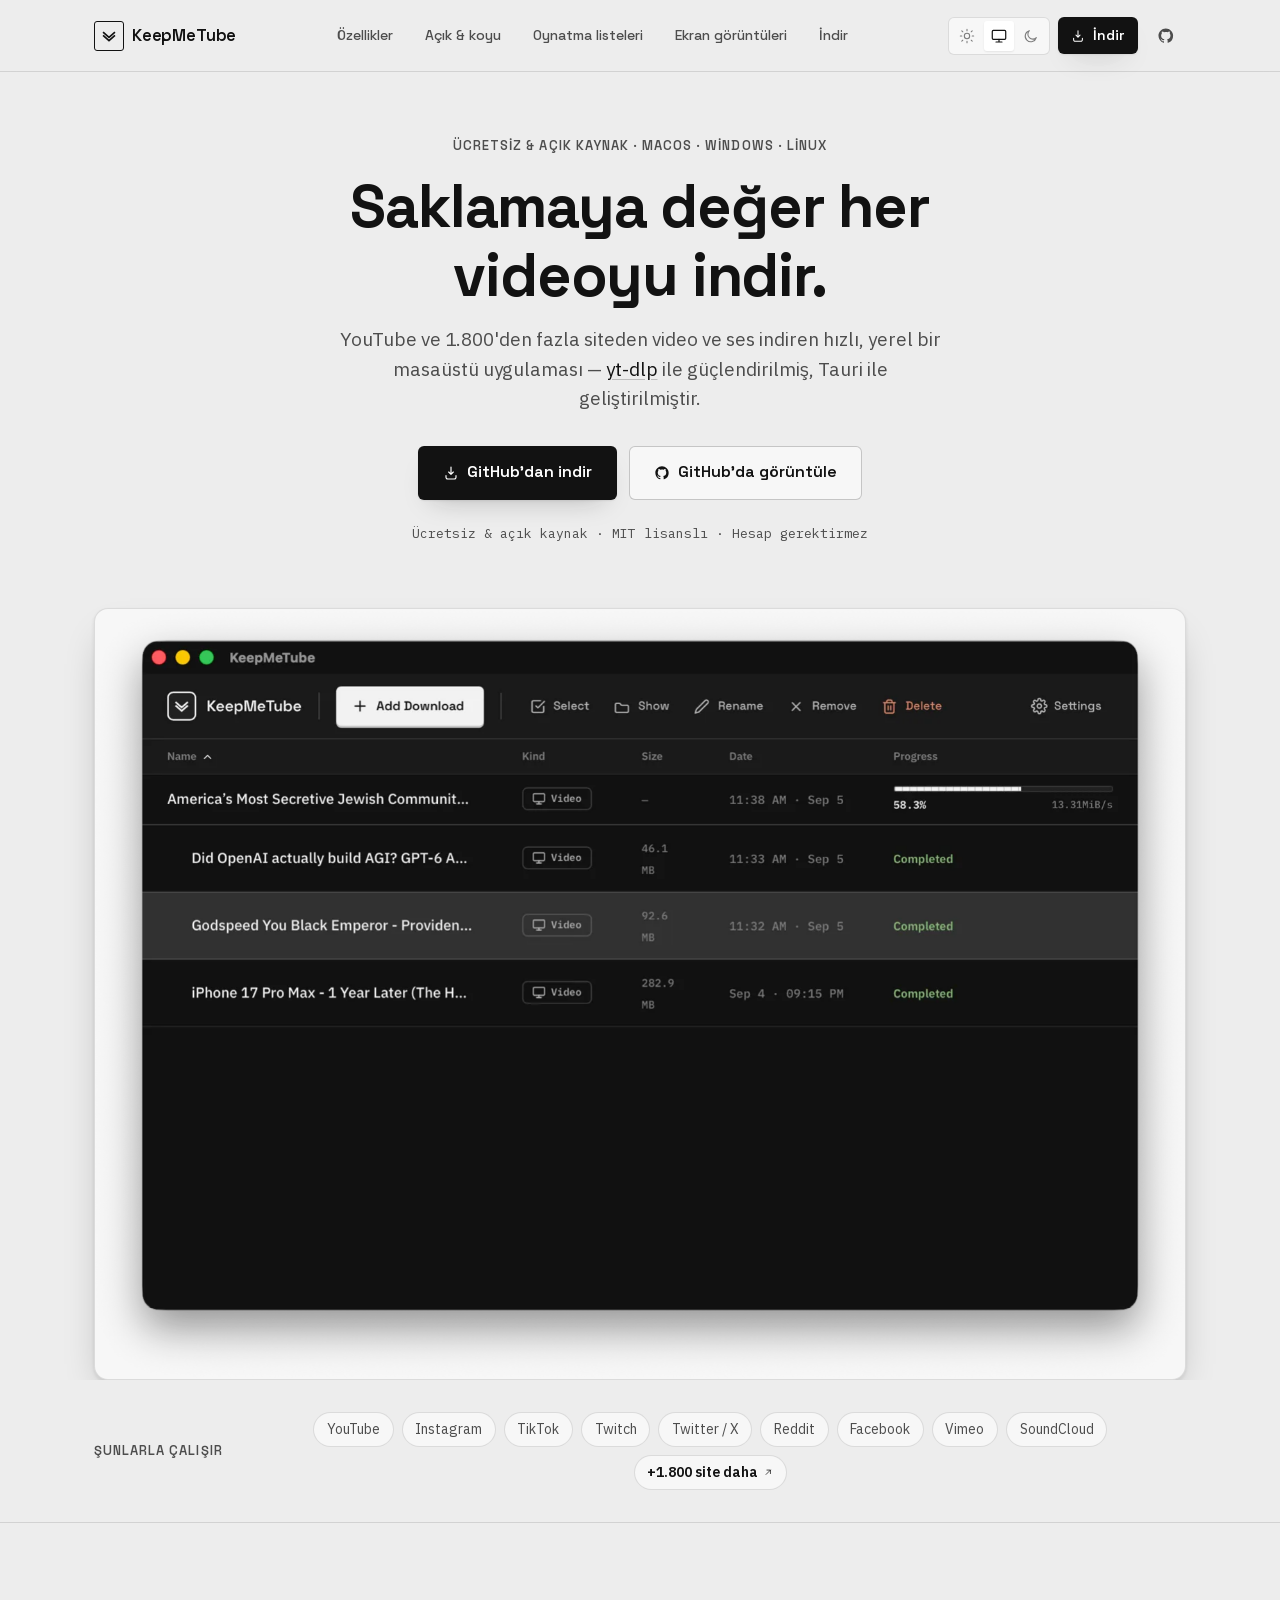
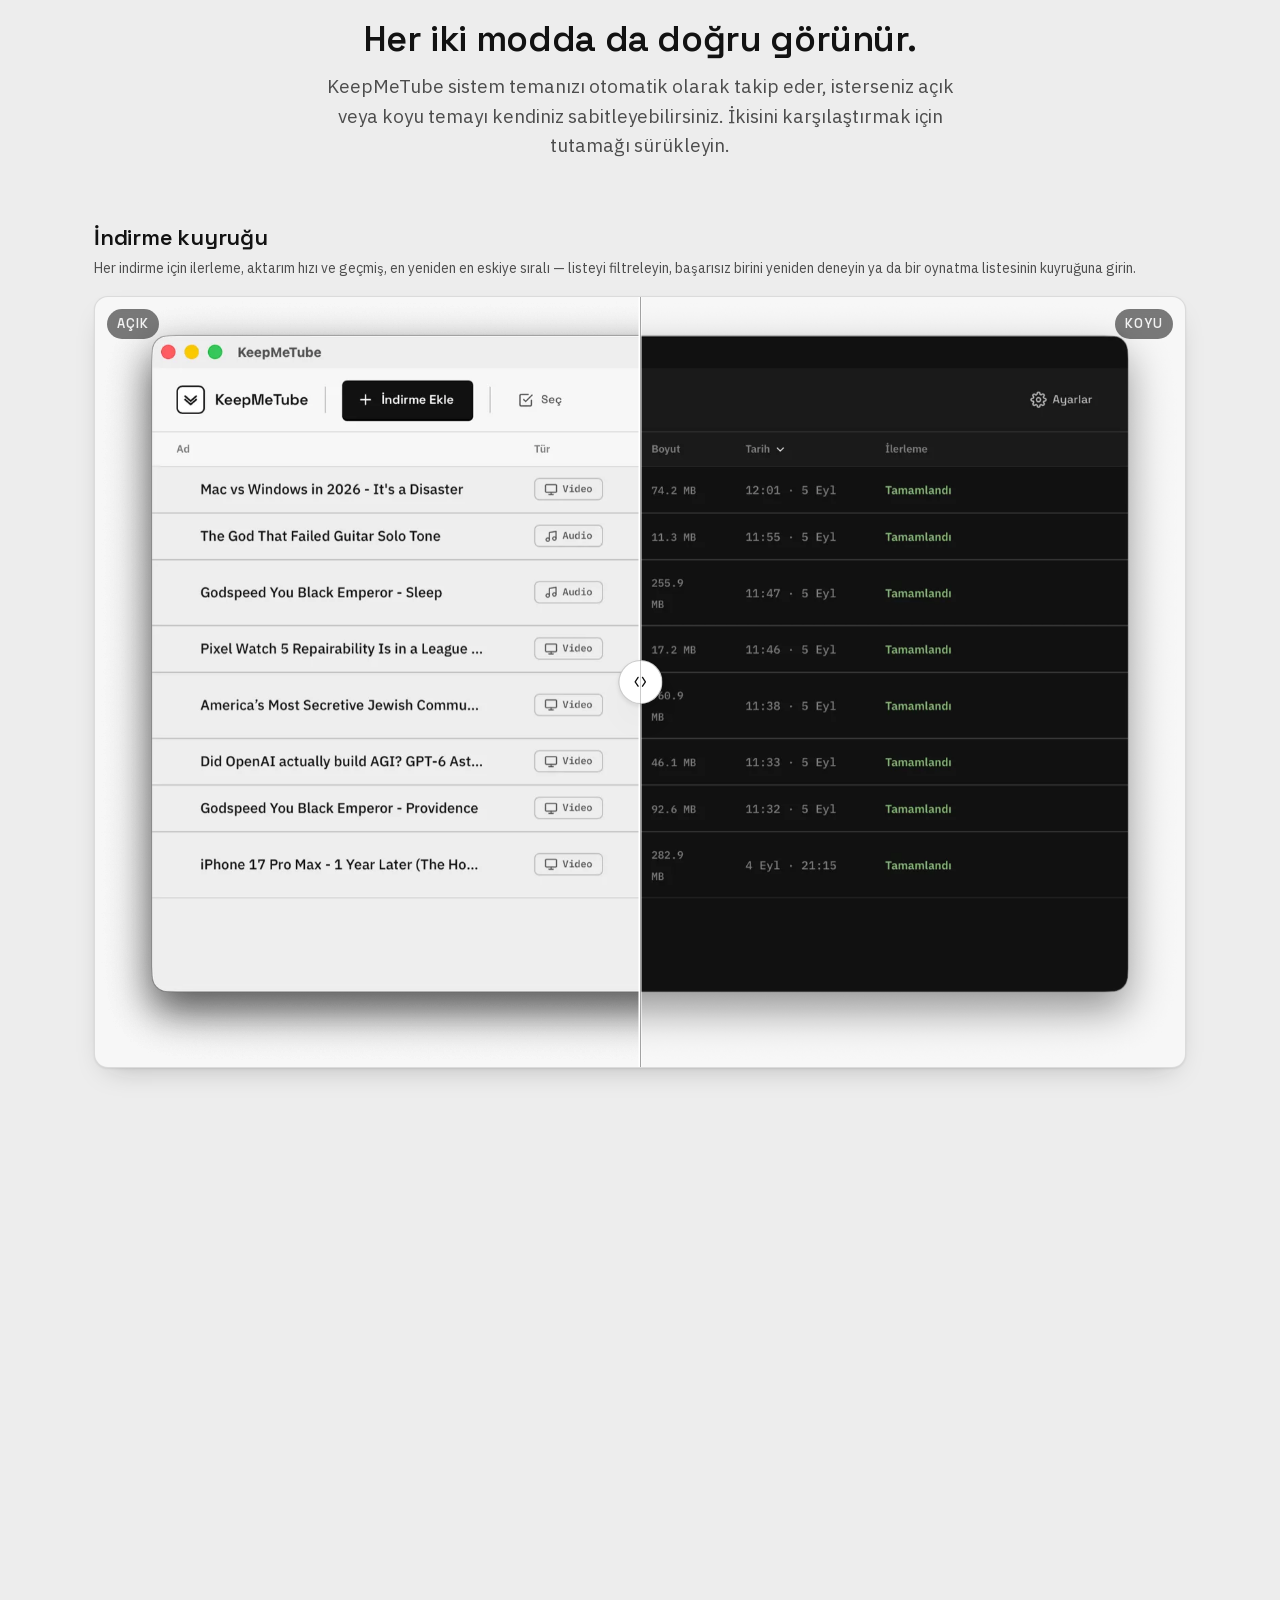
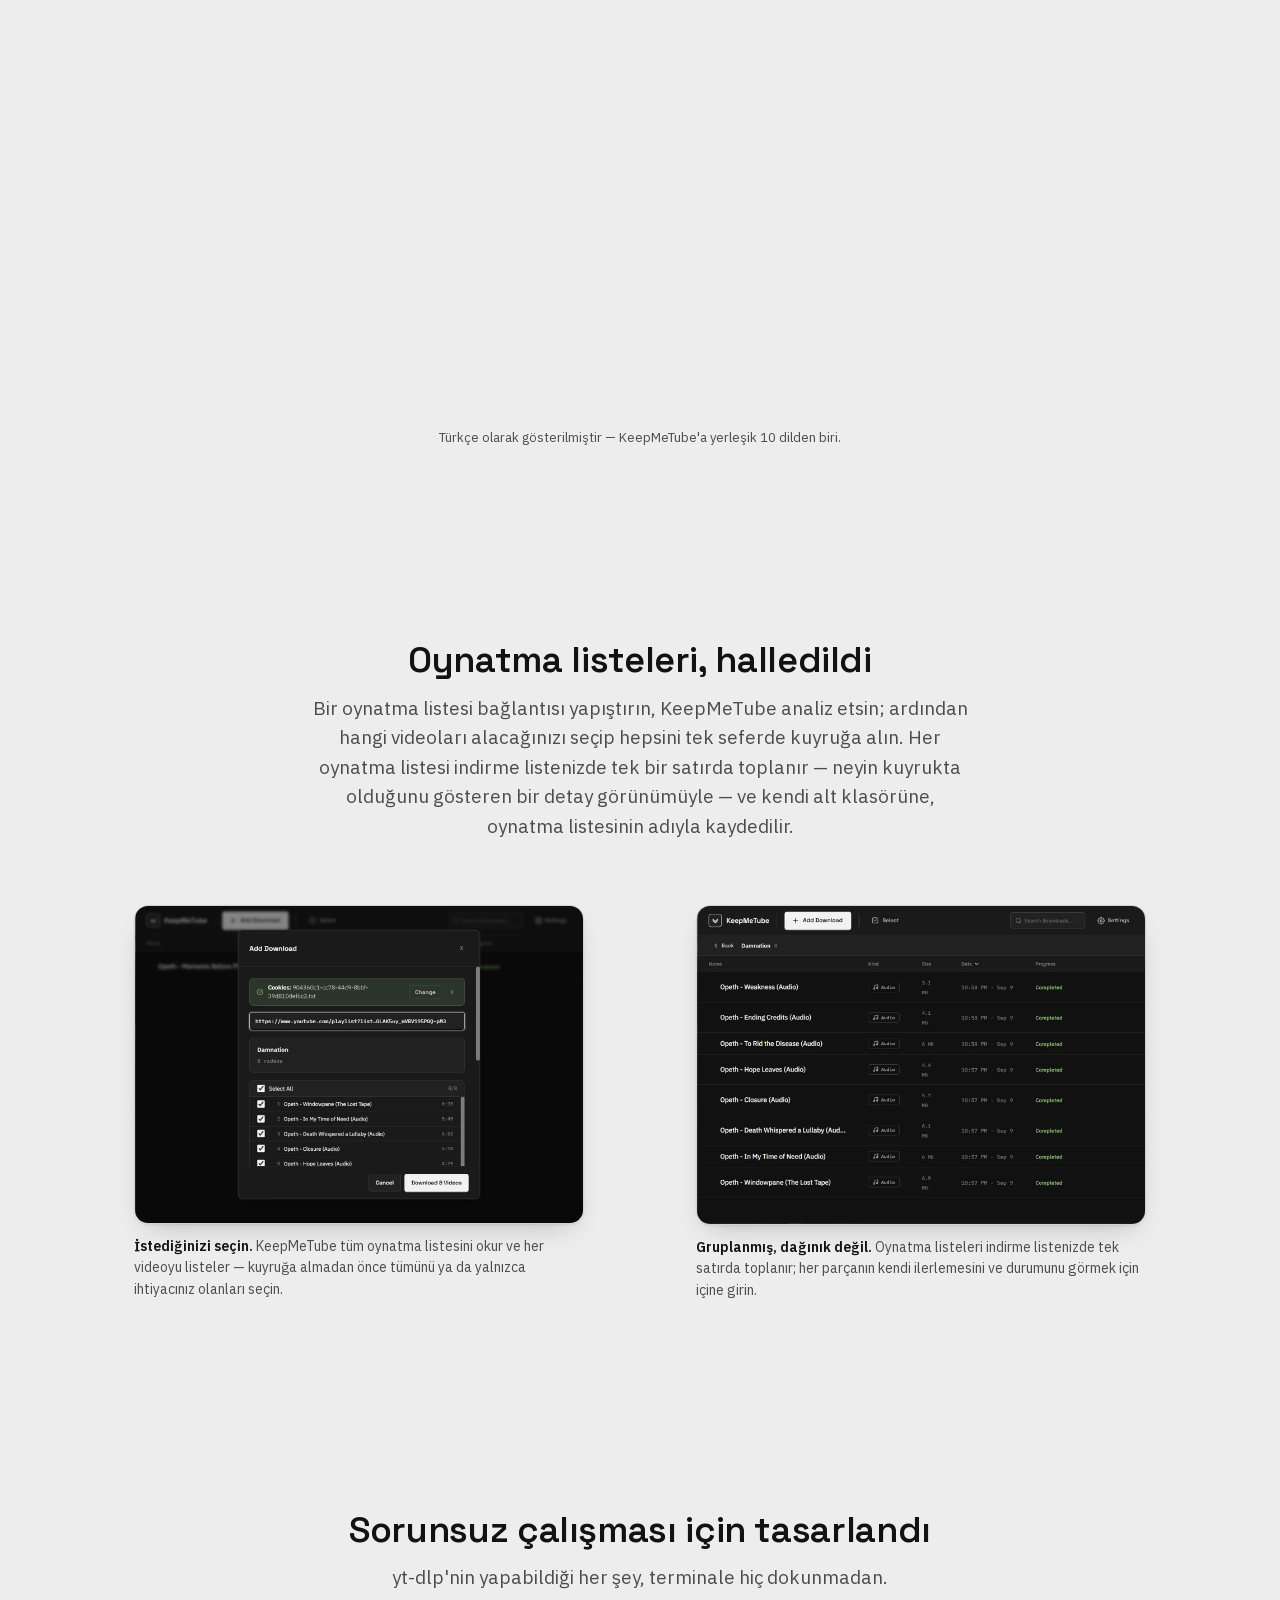
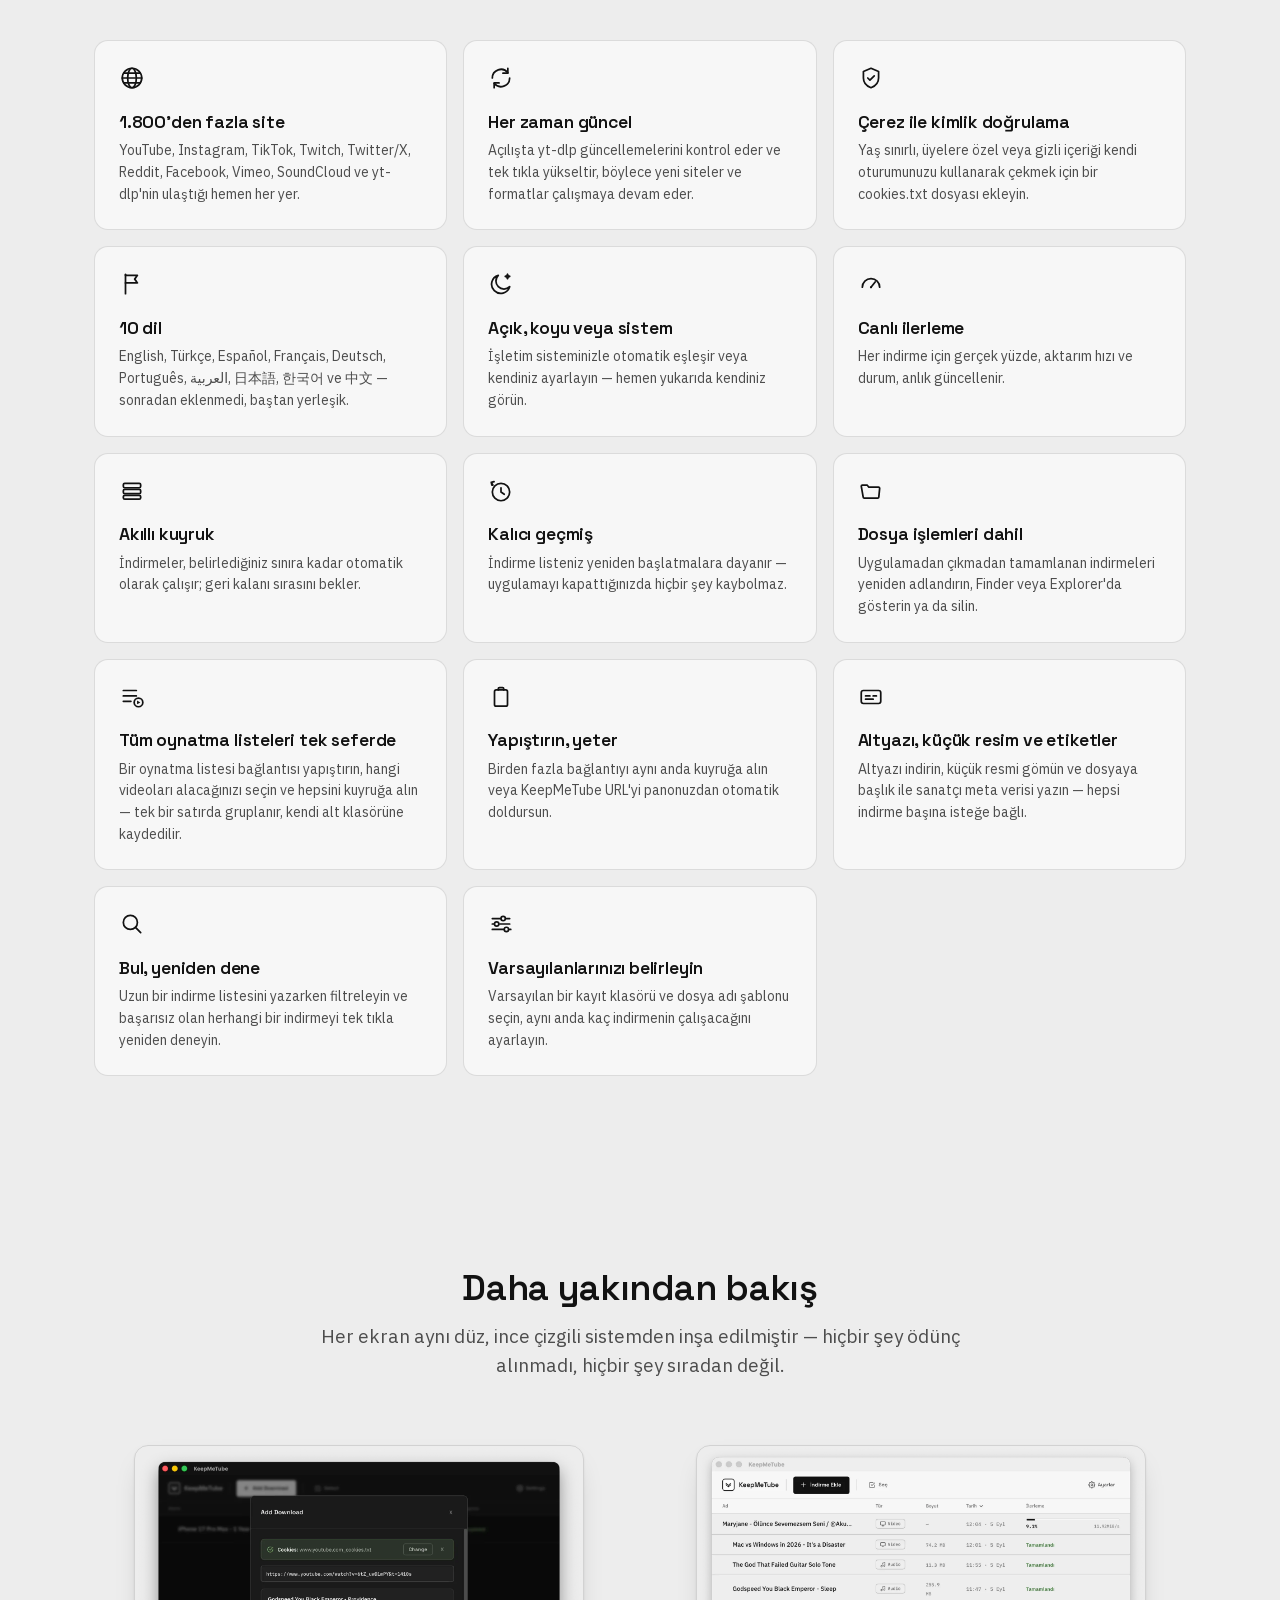
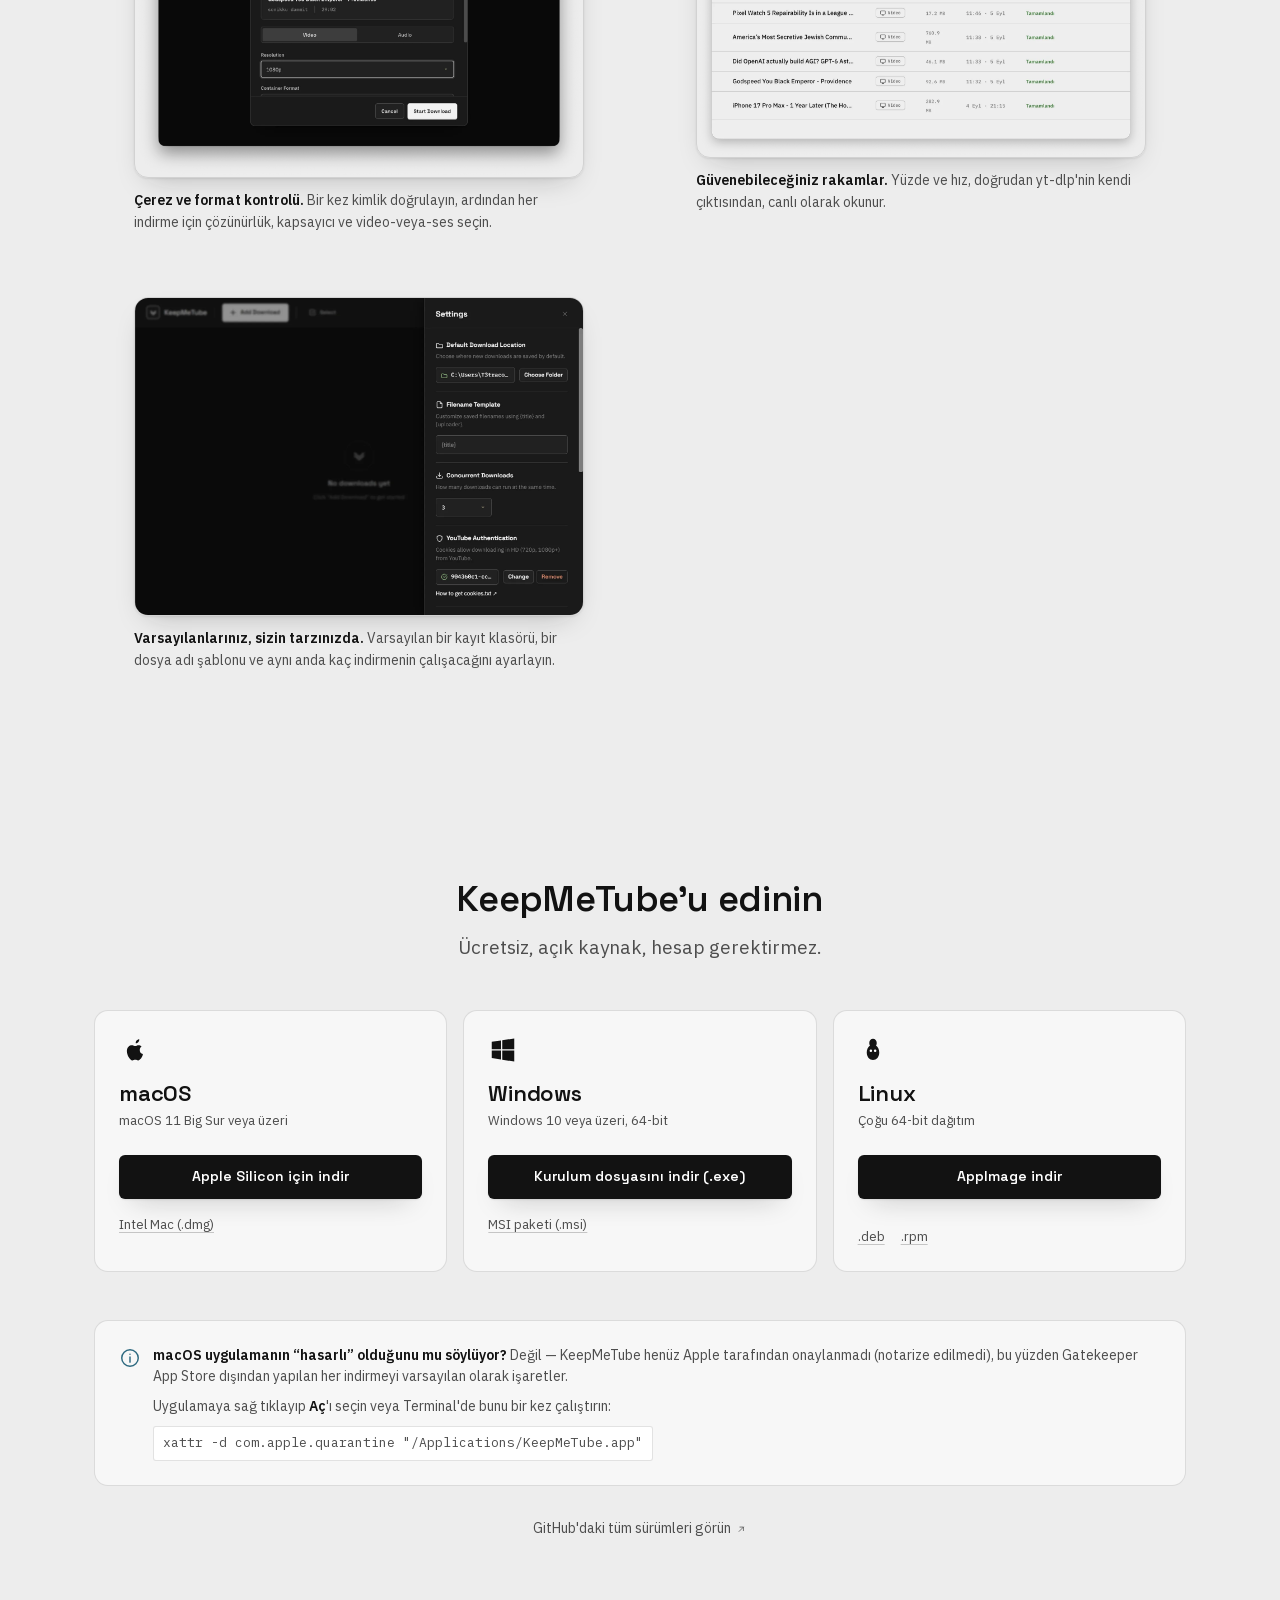
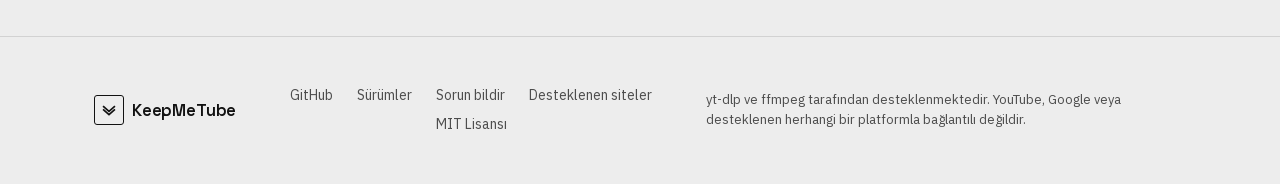
<file: tr/index.html>
<!doctype html>
<html lang="tr">
<head>
<meta charset="UTF-8">
<meta name="viewport" content="width=device-width, initial-scale=1">
<title>KeepMeTube — YouTube'dan MP3 ve MP4 İndirici</title>
<meta name="description" content="YouTube videolarını MP4, sesini MP3 olarak indirin — 1.800'den fazla site desteğiyle. Ücretsiz, açık kaynak, macOS, Windows ve Linux'ta yerel çalışır. yt-dlp ile güçlendirilmiştir.">
<meta name="theme-color" content="#ededed" id="theme-color-meta">
<link rel="canonical" href="https://keepmetube.t3tracon.com.tr/tr/">
<link rel="alternate" hreflang="en" href="https://keepmetube.t3tracon.com.tr/">
<link rel="alternate" hreflang="tr" href="https://keepmetube.t3tracon.com.tr/tr/">
<link rel="alternate" hreflang="es" href="https://keepmetube.t3tracon.com.tr/es/">
<link rel="alternate" hreflang="fr" href="https://keepmetube.t3tracon.com.tr/fr/">
<link rel="alternate" hreflang="de" href="https://keepmetube.t3tracon.com.tr/de/">
<link rel="alternate" hreflang="pt" href="https://keepmetube.t3tracon.com.tr/pt/">
<link rel="alternate" hreflang="ar" href="https://keepmetube.t3tracon.com.tr/ar/">
<link rel="alternate" hreflang="ja" href="https://keepmetube.t3tracon.com.tr/ja/">
<link rel="alternate" hreflang="ko" href="https://keepmetube.t3tracon.com.tr/ko/">
<link rel="alternate" hreflang="zh" href="https://keepmetube.t3tracon.com.tr/zh/">
<link rel="alternate" hreflang="x-default" href="https://keepmetube.t3tracon.com.tr/">

<link rel="icon" href="/favicon.ico" sizes="48x48">
<link rel="icon" href="/favicon.svg" type="image/svg+xml">
<link rel="icon" href="/assets/favicon-32.png" sizes="32x32" type="image/png">
<link rel="apple-touch-icon" href="/assets/apple-touch-icon.png">

<meta property="og:title" content="KeepMeTube — YouTube'dan MP3 ve MP4 indirici">
<meta property="og:description" content="YouTube videolarını MP4, sesini MP3 olarak indirin — 1.800'den fazla site desteğiyle. Ücretsiz, açık kaynak, macOS/Windows/Linux.">
<meta property="og:type" content="website">
<meta property="og:url" content="https://keepmetube.t3tracon.com.tr/tr/">
<meta property="og:locale" content="tr_TR">
<meta property="og:site_name" content="KeepMeTube">
<meta property="og:image" content="https://keepmetube.t3tracon.com.tr/assets/screenshots/list-dark-en.png">
<meta name="twitter:card" content="summary_large_image">
<meta name="twitter:title" content="KeepMeTube — YouTube'dan MP3 ve MP4 indirici">
<meta name="twitter:description" content="YouTube videolarını MP4, sesini MP3 olarak indirin — 1.800'den fazla site desteğiyle. Ücretsiz ve açık kaynak.">
<meta name="twitter:image" content="https://keepmetube.t3tracon.com.tr/assets/screenshots/list-dark-en.png">

<script type="application/ld+json">
{
  "@context": "https://schema.org",
  "@type": "SoftwareApplication",
  "name": "KeepMeTube",
  "url": "https://keepmetube.t3tracon.com.tr/tr/",
  "description": "YouTube videosunu MP4, sesini MP3 olarak indirmek için ücretsiz, açık kaynaklı bir masaüstü uygulaması — ayrıca 1.800'den fazla site. macOS, Windows ve Linux'ta hızlı ve yerel çalışır, yt-dlp ile güçlendirilmiştir.",
  "inLanguage": "tr",
  "applicationCategory": "MultimediaApplication",
  "operatingSystem": "macOS, Windows, Linux",
  "offers": {
    "@type": "Offer",
    "price": "0",
    "priceCurrency": "USD"
  },
  "downloadUrl": "https://github.com/Tetracon05/KeepMeTube/releases/latest",
  "license": "https://github.com/Tetracon05/KeepMeTube/blob/main/LICENSE",
  "author": {
    "@type": "Person",
    "name": "Tetracon05",
    "url": "https://github.com/Tetracon05"
  }
}
</script>

<link rel="preload" href="/fonts/SpaceGrotesk-variable-latin.woff2" as="font" type="font/woff2" crossorigin>
<link rel="preload" href="/fonts/IBMPlexSans-variable-latin.woff2" as="font" type="font/woff2" crossorigin>
<link rel="stylesheet" href="/css/fonts.css">
<link rel="stylesheet" href="/css/style.css">
</head>
<body>

<svg aria-hidden="true" style="position:absolute; width:0; height:0; overflow:hidden;" xmlns="http://www.w3.org/2000/svg">
<defs>
<symbol id="icon-logo" viewBox="0 0 48 48" fill="none" stroke="currentColor" stroke-width="5" stroke-linecap="square" stroke-linejoin="miter">
  <path d="M8 14 L24 28 L40 14"/>
  <path d="M8 24 L24 38 L40 24"/>
</symbol>
<symbol id="icon-download" viewBox="0 0 24 24" fill="none" stroke="currentColor" stroke-width="1.75" stroke-linecap="round" stroke-linejoin="round">
  <path d="M12 3v11m0 0-3.5-3.5M12 14l3.5-3.5"/>
  <path d="M4.5 16v2.5A2.5 2.5 0 0 0 7 21h10a2.5 2.5 0 0 0 2.5-2.5V16"/>
</symbol>
<symbol id="icon-github" viewBox="0 0 24 24" fill="currentColor">
  <path fill-rule="evenodd" clip-rule="evenodd" d="M12 2C6.477 2 2 6.484 2 12.017c0 4.425 2.865 8.18 6.839 9.504.5.092.682-.217.682-.483 0-.237-.008-.868-.013-1.703-2.782.605-3.369-1.343-3.369-1.343-.454-1.158-1.11-1.466-1.11-1.466-.908-.62.069-.608.069-.608 1.003.07 1.531 1.032 1.531 1.032.892 1.53 2.341 1.088 2.91.833.092-.647.35-1.088.636-1.339-2.221-.253-4.555-1.113-4.555-4.951 0-1.093.39-1.988 1.029-2.688-.103-.253-.446-1.272.098-2.65 0 0 .84-.27 2.75 1.026A9.564 9.564 0 0 1 12 6.844c.85.004 1.705.115 2.504.337 1.909-1.296 2.747-1.027 2.747-1.027.546 1.379.202 2.398.1 2.651.64.7 1.028 1.595 1.028 2.688 0 3.848-2.339 4.695-4.566 4.943.359.309.678.919.678 1.852 0 1.336-.012 2.415-.012 2.743 0 .268.18.58.688.482A10.02 10.02 0 0 0 22 12.017C22 6.484 17.522 2 12 2Z"/>
</symbol>
<symbol id="icon-globe" viewBox="0 0 24 24" fill="none" stroke="currentColor" stroke-width="1.6" stroke-linecap="round">
  <circle cx="12" cy="12" r="9"/>
  <ellipse cx="12" cy="12" rx="4" ry="9"/>
  <path d="M3 12h18M4.5 7.5h15M4.5 16.5h15"/>
</symbol>
<symbol id="icon-refresh" viewBox="0 0 24 24" fill="none" stroke="currentColor" stroke-width="1.6" stroke-linecap="round" stroke-linejoin="round">
  <path d="M4 12a8 8 0 0 1 14.3-4.9"/>
  <path d="M20 12a8 8 0 0 1-14.3 4.9"/>
  <path d="M18.3 3v4.5h-4.5"/>
  <path d="M5.7 21v-4.5h4.5"/>
</symbol>
<symbol id="icon-shield" viewBox="0 0 24 24" fill="none" stroke="currentColor" stroke-width="1.6" stroke-linejoin="round" stroke-linecap="round">
  <path d="M12 3l7 3v6c0 4.5-3 7.5-7 9-4-1.5-7-4.5-7-9V6l7-3Z"/>
  <path d="M9 12l2 2 4-4"/>
</symbol>
<symbol id="icon-flag" viewBox="0 0 24 24" fill="none" stroke="currentColor" stroke-width="1.6" stroke-linecap="round" stroke-linejoin="round">
  <path d="M6 3v18"/>
  <path d="M6 4h11l-2.5 3.5L17 11H6"/>
</symbol>
<symbol id="icon-moon-stars" viewBox="0 0 24 24" fill="none" stroke="currentColor" stroke-width="1.6" stroke-linejoin="round" stroke-linecap="round">
  <path d="M20 14.5A8.5 8.5 0 1 1 9.5 4a6.5 6.5 0 0 0 10.5 10.5Z"/>
  <path d="M18 3l.6 1.4L20 5l-1.4.6L18 7l-.6-1.4L16 5l1.4-.6L18 3Z"/>
</symbol>
<symbol id="icon-gauge" viewBox="0 0 24 24" fill="none" stroke="currentColor" stroke-width="1.6" stroke-linecap="round" stroke-linejoin="round">
  <path d="M4 15a8 8 0 1 1 16 0"/>
  <path d="M12 15l4-5"/>
  <circle cx="12" cy="15" r="1" fill="currentColor" stroke="none"/>
</symbol>
<symbol id="icon-stack" viewBox="0 0 24 24" fill="none" stroke="currentColor" stroke-width="1.6" stroke-linejoin="round">
  <rect x="4" y="5" width="16" height="4" rx="1.3"/>
  <rect x="4" y="10.5" width="16" height="4" rx="1.3"/>
  <rect x="4" y="16" width="16" height="3.5" rx="1.3"/>
</symbol>
<symbol id="icon-history" viewBox="0 0 24 24" fill="none" stroke="currentColor" stroke-width="1.6" stroke-linecap="round" stroke-linejoin="round">
  <circle cx="12" cy="13" r="8"/>
  <path d="M12 9v4l3 2"/>
  <path d="M4.5 6.5 3 4m0 0 2.6-.6M3 4l.6 2.6"/>
</symbol>
<symbol id="icon-folder" viewBox="0 0 24 24" fill="none" stroke="currentColor" stroke-width="1.6" stroke-linejoin="round" stroke-linecap="round">
  <path d="M3 7.5a1 1 0 0 1 1-1h4.4l1.6 2H19a1 1 0 0 1 1 1.1l-.8 8.1a1 1 0 0 1-1 .9H5.8a1 1 0 0 1-1-.9L3 7.5Z"/>
</symbol>
<symbol id="icon-sun" viewBox="0 0 24 24" fill="none" stroke="currentColor" stroke-width="1.6" stroke-linecap="round">
  <circle cx="12" cy="12" r="4"/>
  <path d="M12 2v2.2M12 19.8V22M4.2 4.2l1.5 1.5M18.3 18.3l1.5 1.5M2 12h2.2M19.8 12H22M4.2 19.8l1.5-1.5M18.3 5.7l1.5-1.5"/>
</symbol>
<symbol id="icon-monitor" viewBox="0 0 24 24" fill="none" stroke="currentColor" stroke-width="1.6" stroke-linecap="round" stroke-linejoin="round">
  <rect x="3" y="4.5" width="18" height="12" rx="1.4"/>
  <path d="M8 20h8M12 16.5V20"/>
</symbol>
<symbol id="icon-moon" viewBox="0 0 24 24" fill="none" stroke="currentColor" stroke-width="1.6" stroke-linejoin="round">
  <path d="M20 14.5A8.5 8.5 0 1 1 9.5 4a6.5 6.5 0 0 0 10.5 10.5Z"/>
</symbol>
<symbol id="icon-menu" viewBox="0 0 24 24" fill="none" stroke="currentColor" stroke-width="1.6" stroke-linecap="round">
  <path d="M4 7h16M4 12h16M4 17h16"/>
</symbol>
<symbol id="icon-close" viewBox="0 0 24 24" fill="none" stroke="currentColor" stroke-width="1.6" stroke-linecap="round">
  <path d="M6 6l12 12M18 6 6 18"/>
</symbol>
<symbol id="icon-info" viewBox="0 0 24 24" fill="none" stroke="currentColor" stroke-width="1.6" stroke-linecap="round">
  <circle cx="12" cy="12" r="9"/>
  <path d="M12 11v5.5M12 7.8v.01"/>
</symbol>
<symbol id="icon-apple" viewBox="0 0 24 24" fill="currentColor">
  <path d="M15.6 8.1c-1 0-1.9.6-2.6.6-.7 0-1.7-.6-2.7-.6-1.9 0-4 1.6-4 4.7 0 3.5 2.6 7.5 4.4 7.5.8 0 1.2-.5 2.3-.5s1.4.5 2.3.5c1.5 0 3.8-3.1 3.8-5.1-1.6-.4-2.5-1.7-2.5-3.3 0-1.3.8-2.4 1.5-2.8-.7-.7-1.6-1-2.5-1Z"/>
  <path d="M14.1 4.4c.5-.6 1.4-1.1 2.1-1.1.1.9-.2 1.7-.7 2.3-.5.6-1.4 1.1-2.1 1-.1-.8.2-1.6.7-2.2Z"/>
</symbol>
<symbol id="icon-windows" viewBox="0 0 24 24" fill="currentColor">
  <path d="M3 5.4 10.4 4.3V11.3H3zM11.4 4.2 21 2.8V11.3H11.4zM3 12.3H10.4V19.5L3 18.4zM11.4 12.3H21V21.2L11.4 19.8Z"/>
</symbol>
<symbol id="icon-linux" viewBox="0 0 24 24" fill="currentColor">
  <path d="M12 3c-1.7 0-3 1.5-3 3.3 0 .8.2 1.5.6 2.1C8.1 9.4 7 11.5 7 14c0 3.6 2.2 6 5 6s5-2.4 5-6c0-2.5-1.1-4.6-2.6-5.6.4-.6.6-1.3.6-2.1C15 4.5 13.7 3 12 3Z"/>
  <circle cx="10.3" cy="12.6" r="1" fill="var(--bg-2)"/>
  <circle cx="13.7" cy="12.6" r="1" fill="var(--bg-2)"/>
</symbol>
<symbol id="icon-external" viewBox="0 0 24 24" fill="none" stroke="currentColor" stroke-width="1.7" stroke-linecap="round" stroke-linejoin="round">
  <path d="M7 17 17 7"/>
  <path d="M9 7h8v8"/>
</symbol>
<symbol id="icon-arrow-right" viewBox="0 0 24 24" fill="none" stroke="currentColor" stroke-width="1.7" stroke-linecap="round" stroke-linejoin="round">
  <path d="M4 12h16M13 6l6 6-6 6"/>
</symbol>
<symbol id="icon-drag" viewBox="0 0 24 24" fill="none" stroke="currentColor" stroke-width="1.8" stroke-linecap="round" stroke-linejoin="round">
  <path d="M9 6 5 12l4 6M15 6l4 6-4 6"/>
</symbol>
<symbol id="icon-playlist" viewBox="0 0 24 24" fill="none" stroke="currentColor" stroke-width="1.6" stroke-linecap="round" stroke-linejoin="round">
  <path d="M4 6h12M4 11h12M4 16h7"/>
  <circle cx="18" cy="17" r="4"/>
  <path d="M16.7 15.3v3.4l3-1.7-3-1.7Z" fill="currentColor" stroke="none"/>
</symbol>
<symbol id="icon-clipboard" viewBox="0 0 24 24" fill="none" stroke="currentColor" stroke-width="1.6" stroke-linecap="round" stroke-linejoin="round">
  <rect x="6" y="5.5" width="12" height="15" rx="1.6"/>
  <path d="M9.5 5.5V4.3a1 1 0 0 1 1-1h3a1 1 0 0 1 1 1V5.5"/>
</symbol>
<symbol id="icon-captions" viewBox="0 0 24 24" fill="none" stroke="currentColor" stroke-width="1.6" stroke-linecap="round" stroke-linejoin="round">
  <rect x="3" y="6" width="18" height="12" rx="2"/>
  <path d="M7 11h4M7 14h7M14 11h3"/>
</symbol>
<symbol id="icon-search" viewBox="0 0 24 24" fill="none" stroke="currentColor" stroke-width="1.6" stroke-linecap="round" stroke-linejoin="round">
  <circle cx="10.5" cy="10.5" r="6.5"/>
  <path d="M20 20l-4.8-4.8"/>
</symbol>
<symbol id="icon-sliders" viewBox="0 0 24 24" fill="none" stroke="currentColor" stroke-width="1.6" stroke-linecap="round" stroke-linejoin="round">
  <path d="M4 7h10M17 7h3M4 12h4M11 12h9M4 17h13M20 17h1"/>
  <circle cx="14" cy="7" r="2" fill="var(--bg-1)"/>
  <circle cx="8" cy="12" r="2" fill="var(--bg-1)"/>
  <circle cx="17" cy="17" r="2" fill="var(--bg-1)"/>
</symbol>
</defs>
</svg>

<a class="skip-link" href="#main">İçeriğe geç</a>

<header class="site-header">
  <div class="wrap site-header__inner">
    <a href="#top" class="brand">
      <span class="logo-mark" aria-hidden="true"><svg class="icon"><use href="#icon-logo"></use></svg></span>
      <span class="brand-wordmark">KeepMeTube</span>
    </a>

    <nav class="site-nav" aria-label="Primary">
      <a href="#features">Özellikler</a>
      <a href="#compare">Açık &amp; koyu</a>
      <a href="#playlists">Oynatma listeleri</a>
      <a href="#screenshots">Ekran görüntüleri</a>
      <a href="#download">İndir</a>
    </nav>

    <div class="header-actions">
      <div class="theme-switch header-theme-switch" role="radiogroup" aria-label="Theme" data-theme-switch>
        <button type="button" role="radio" data-theme-choice="light" aria-label="Açık tema" aria-checked="false"><svg class="icon" aria-hidden="true"><use href="#icon-sun"></use></svg></button>
        <button type="button" role="radio" data-theme-choice="system" aria-label="Sistemi eşleştir" aria-checked="false"><svg class="icon" aria-hidden="true"><use href="#icon-monitor"></use></svg></button>
        <button type="button" role="radio" data-theme-choice="dark" aria-label="Koyu tema" aria-checked="false"><svg class="icon" aria-hidden="true"><use href="#icon-moon"></use></svg></button>
      </div>

      <a href="https://github.com/Tetracon05/KeepMeTube/releases/latest" class="btn btn--primary btn--sm nav-download" data-download-cta>
        <svg class="icon" aria-hidden="true"><use href="#icon-download"></use></svg>
        <span>İndir</span>
      </a>

      <a href="https://github.com/Tetracon05/KeepMeTube" class="icon-btn nav-github" aria-label="Kaynak kodunu GitHub'da görüntüle">
        <svg class="icon" aria-hidden="true"><use href="#icon-github"></use></svg>
      </a>

      <button type="button" class="icon-btn menu-toggle" data-menu-toggle aria-expanded="false" aria-controls="mobile-nav" aria-label="Menüyü aç">
        <svg class="icon" aria-hidden="true"><use href="#icon-menu"></use></svg>
      </button>
    </div>
  </div>
</header>

<div class="mobile-nav" id="mobile-nav" data-mobile-nav hidden>
  <a href="#features">Özellikler</a>
  <a href="#compare">Açık &amp; koyu</a>
  <a href="#playlists">Oynatma listeleri</a>
  <a href="#screenshots">Ekran görüntüleri</a>
  <a href="#download">İndir</a>
  <a href="https://github.com/Tetracon05/KeepMeTube">GitHub</a>
  <div class="theme-switch mobile-nav__theme-switch" role="radiogroup" aria-label="Theme" data-theme-switch>
    <button type="button" role="radio" data-theme-choice="light" aria-label="Açık tema" aria-checked="false"><svg class="icon" aria-hidden="true"><use href="#icon-sun"></use></svg></button>
    <button type="button" role="radio" data-theme-choice="system" aria-label="Sistemi eşleştir" aria-checked="false"><svg class="icon" aria-hidden="true"><use href="#icon-monitor"></use></svg></button>
    <button type="button" role="radio" data-theme-choice="dark" aria-label="Koyu tema" aria-checked="false"><svg class="icon" aria-hidden="true"><use href="#icon-moon"></use></svg></button>
  </div>
</div>

<main id="main">

  <section class="hero" id="top">
    <div class="wrap hero__inner">
      <p class="eyebrow">Ücretsiz &amp; açık kaynak · macOS · Windows · Linux</p>
      <h1>Saklamaya değer her videoyu indir.</h1>
      <p class="hero__lead">YouTube ve 1.800'den fazla siteden video ve ses indiren hızlı, yerel bir masaüstü uygulaması — <a href="https://github.com/yt-dlp/yt-dlp">yt-dlp</a> ile güçlendirilmiş, Tauri ile geliştirilmiştir.</p>
      <div class="hero__ctas">
        <a href="https://github.com/Tetracon05/KeepMeTube/releases/latest" class="btn btn--primary btn--lg" data-download-cta>
          <svg class="icon" aria-hidden="true"><use href="#icon-download"></use></svg>
          <span data-download-label>Mac için indir</span>
        </a>
        <a href="https://github.com/Tetracon05/KeepMeTube" class="btn btn--ghost btn--lg">
          <svg class="icon" aria-hidden="true"><use href="#icon-github"></use></svg>
          GitHub'da görüntüle
        </a>
      </div>
      <p class="hero__meta"><span data-version-badge>Ücretsiz &amp; açık kaynak</span> · MIT lisanslı · Hesap gerektirmez</p>
    </div>

    <div class="hero__shot wrap">
      <figure class="shot-frame reveal">
        <picture>
          <source srcset="/assets/screenshots/list-dark-en.webp" type="image/webp">
          <img src="/assets/screenshots/list-dark-en.png" alt="Tamamlanan ve devam eden indirmeleri boyut, tarih ve ilerleme sütunlarıyla listeleyen KeepMeTube indirme yöneticisi" width="1600" height="1131" loading="eager">
        </picture>
      </figure>
    </div>
  </section>

  <section class="platform-strip" aria-label="Supported platforms">
    <div class="wrap platform-strip__inner reveal">
      <p class="platform-strip__label">Şunlarla çalışır</p>
      <ul class="platform-pills">
        <li>YouTube</li>
        <li>Instagram</li>
        <li>TikTok</li>
        <li>Twitch</li>
        <li>Twitter&nbsp;/&nbsp;X</li>
        <li>Reddit</li>
        <li>Facebook</li>
        <li>Vimeo</li>
        <li>SoundCloud</li>
        <li><a href="https://github.com/yt-dlp/yt-dlp/blob/master/supportedsites.md">+1.800 site daha<svg class="icon icon--xs" aria-hidden="true"><use href="#icon-external"></use></svg></a></li>
      </ul>
    </div>
  </section>

  <section class="compare-section" id="compare">
    <div class="wrap">
      <h2>Her iki modda da doğru görünür.</h2>
      <p class="section-lead">KeepMeTube sistem temanızı otomatik olarak takip eder, isterseniz açık veya koyu temayı kendiniz sabitleyebilirsiniz. İkisini karşılaştırmak için tutamağı sürükleyin.</p>

      <div class="compare-block reveal">
        <div class="compare-block__head">
          <h3>İndirme kuyruğu</h3>
          <p>Her indirme için ilerleme, aktarım hızı ve geçmiş, en yeniden en eskiye sıralı — listeyi filtreleyin, başarısız birini yeniden deneyin ya da bir oynatma listesinin kuyruğuna girin.</p>
        </div>
        <div class="compare" data-compare>
          <div class="compare__frame" data-compare-frame style="aspect-ratio: 1600 / 1131;">
            <picture>
              <source srcset="/assets/screenshots/queue-dark.webp" type="image/webp">
              <img class="compare__img" src="/assets/screenshots/queue-dark.png" alt="KeepMeTube indirme kuyruğu, koyu modda" width="1600" height="1131" loading="lazy">
            </picture>
            <picture>
              <source srcset="/assets/screenshots/queue-light.webp" type="image/webp">
              <img class="compare__img compare__img--top" src="/assets/screenshots/queue-light.png" alt="Aynı indirme kuyruğu, açık modda" width="1600" height="1131" loading="lazy">
            </picture>
            <span class="compare__tag compare__tag--left" aria-hidden="true">Açık</span>
            <span class="compare__tag compare__tag--right" aria-hidden="true">Koyu</span>
            <div class="compare__handle" data-compare-handle role="slider" tabindex="0"
                 aria-label="İndirme kuyruğu için açık ve koyu modu karşılaştırmak üzere sürükleyin"
                 aria-valuemin="0" aria-valuemax="100" aria-valuenow="50" aria-orientation="horizontal">
              <span class="compare__grip"><svg class="icon" aria-hidden="true"><use href="#icon-drag"></use></svg></span>
            </div>
          </div>
        </div>
      </div>

      <div class="compare-block reveal">
        <div class="compare-block__head">
          <h3>İndirme ekle</h3>
          <p>Bir çözünürlük ve kapsayıcı seçin, ardından yaş sınırlı veya üyelere özel içerik için çerez ekleyin. Tek bir bağlantı yapıştırın ya da birden fazlasını — alan panonuzdan otomatik olarak da doldurulabilir.</p>
        </div>
        <div class="compare" data-compare>
          <div class="compare__frame" data-compare-frame style="aspect-ratio: 1600 / 1131;">
            <picture>
              <source srcset="/assets/screenshots/modal-dark.webp" type="image/webp">
              <img class="compare__img" src="/assets/screenshots/modal-dark.png" alt="Çerez kimlik doğrulaması ve çözünürlük kontrolleriyle KeepMeTube indirme ekleme penceresi, koyu modda" width="1600" height="1131" loading="lazy">
            </picture>
            <picture>
              <source srcset="/assets/screenshots/modal-light.webp" type="image/webp">
              <img class="compare__img compare__img--top" src="/assets/screenshots/modal-light.png" alt="Aynı indirme ekleme penceresi, açık modda" width="1600" height="1131" loading="lazy">
            </picture>
            <span class="compare__tag compare__tag--left" aria-hidden="true">Açık</span>
            <span class="compare__tag compare__tag--right" aria-hidden="true">Koyu</span>
            <div class="compare__handle" data-compare-handle role="slider" tabindex="0"
                 aria-label="İndirme ekleme penceresi için açık ve koyu modu karşılaştırmak üzere sürükleyin"
                 aria-valuemin="0" aria-valuemax="100" aria-valuenow="50" aria-orientation="horizontal">
              <span class="compare__grip"><svg class="icon" aria-hidden="true"><use href="#icon-drag"></use></svg></span>
            </div>
          </div>
        </div>
      </div>

      <p class="compare-note">Türkçe olarak gösterilmiştir — KeepMeTube'a yerleşik 10 dilden biri.</p>
    </div>
  </section>

  <section class="showcase" id="playlists">
    <div class="wrap">
      <h2>Oynatma listeleri, halledildi</h2>
      <p class="section-lead">Bir oynatma listesi bağlantısı yapıştırın, KeepMeTube analiz etsin; ardından hangi videoları alacağınızı seçip hepsini tek seferde kuyruğa alın. Her oynatma listesi indirme listenizde tek bir satırda toplanır — neyin kuyrukta olduğunu gösteren bir detay görünümüyle — ve kendi alt klasörüne, oynatma listesinin adıyla kaydedilir.</p>

      <div class="showcase-grid">
        <figure class="showcase-item reveal">
          <picture>
            <source srcset="/assets/screenshots/playlist-picker-dark.webp" type="image/webp">
            <img src="/assets/screenshots/playlist-picker-dark.png" alt="8 video listelenmiş ve tümü indirmek üzere seçilmiş, Damnation adlı analiz edilmiş bir YouTube oynatma listesini gösteren İndirme Ekle penceresi" width="1600" height="1131" loading="lazy">
          </picture>
          <figcaption><strong>İstediğinizi seçin.</strong> KeepMeTube tüm oynatma listesini okur ve her videoyu listeler — kuyruğa almadan önce tümünü ya da yalnızca ihtiyacınız olanları seçin.</figcaption>
        </figure>
        <figure class="showcase-item reveal">
          <picture>
            <source srcset="/assets/screenshots/playlist-list-dark.webp" type="image/webp">
            <img src="/assets/screenshots/playlist-list-dark.png" alt="Damnation oynatma listesine girilmiş indirme listesi; 8 parçanın tümü tamamlanmış, ayrı dosya boyutu ve ilerlemesiyle gösteriliyor" width="1600" height="1134" loading="lazy">
          </picture>
          <figcaption><strong>Gruplanmış, dağınık değil.</strong> Oynatma listeleri indirme listenizde tek satırda toplanır; her parçanın kendi ilerlemesini ve durumunu görmek için içine girin.</figcaption>
        </figure>
      </div>
    </div>
  </section>

  <section class="features" id="features">
    <div class="wrap">
      <h2>Sorunsuz çalışması için tasarlandı</h2>
      <p class="section-lead">yt-dlp'nin yapabildiği her şey, terminale hiç dokunmadan.</p>

      <ul class="feature-grid">
        <li class="feature-card reveal">
          <svg class="icon icon--feature" aria-hidden="true"><use href="#icon-globe"></use></svg>
          <h3>1.800'den fazla site</h3>
          <p>YouTube, Instagram, TikTok, Twitch, Twitter/X, Reddit, Facebook, Vimeo, SoundCloud ve yt-dlp'nin ulaştığı hemen her yer.</p>
        </li>
        <li class="feature-card reveal">
          <svg class="icon icon--feature" aria-hidden="true"><use href="#icon-refresh"></use></svg>
          <h3>Her zaman güncel</h3>
          <p>Açılışta yt-dlp güncellemelerini kontrol eder ve tek tıkla yükseltir, böylece yeni siteler ve formatlar çalışmaya devam eder.</p>
        </li>
        <li class="feature-card reveal">
          <svg class="icon icon--feature" aria-hidden="true"><use href="#icon-shield"></use></svg>
          <h3>Çerez ile kimlik doğrulama</h3>
          <p>Yaş sınırlı, üyelere özel veya gizli içeriği kendi oturumunuzu kullanarak çekmek için bir cookies.txt dosyası ekleyin.</p>
        </li>
        <li class="feature-card reveal">
          <svg class="icon icon--feature" aria-hidden="true"><use href="#icon-flag"></use></svg>
          <h3>10 dil</h3>
          <p>English, Türkçe, Español, Français, Deutsch, Português, العربية, 日本語, 한국어 ve 中文 — sonradan eklenmedi, baştan yerleşik.</p>
        </li>
        <li class="feature-card reveal">
          <svg class="icon icon--feature" aria-hidden="true"><use href="#icon-moon-stars"></use></svg>
          <h3>Açık, koyu veya sistem</h3>
          <p>İşletim sisteminizle otomatik eşleşir veya kendiniz ayarlayın — hemen yukarıda kendiniz görün.</p>
        </li>
        <li class="feature-card reveal">
          <svg class="icon icon--feature" aria-hidden="true"><use href="#icon-gauge"></use></svg>
          <h3>Canlı ilerleme</h3>
          <p>Her indirme için gerçek yüzde, aktarım hızı ve durum, anlık güncellenir.</p>
        </li>
        <li class="feature-card reveal">
          <svg class="icon icon--feature" aria-hidden="true"><use href="#icon-stack"></use></svg>
          <h3>Akıllı kuyruk</h3>
          <p>İndirmeler, belirlediğiniz sınıra kadar otomatik olarak çalışır; geri kalanı sırasını bekler.</p>
        </li>
        <li class="feature-card reveal">
          <svg class="icon icon--feature" aria-hidden="true"><use href="#icon-history"></use></svg>
          <h3>Kalıcı geçmiş</h3>
          <p>İndirme listeniz yeniden başlatmalara dayanır — uygulamayı kapattığınızda hiçbir şey kaybolmaz.</p>
        </li>
        <li class="feature-card reveal">
          <svg class="icon icon--feature" aria-hidden="true"><use href="#icon-folder"></use></svg>
          <h3>Dosya işlemleri dahil</h3>
          <p>Uygulamadan çıkmadan tamamlanan indirmeleri yeniden adlandırın, Finder veya Explorer'da gösterin ya da silin.</p>
        </li>
        <li class="feature-card reveal">
          <svg class="icon icon--feature" aria-hidden="true"><use href="#icon-playlist"></use></svg>
          <h3>Tüm oynatma listeleri tek seferde</h3>
          <p>Bir oynatma listesi bağlantısı yapıştırın, hangi videoları alacağınızı seçin ve hepsini kuyruğa alın — tek bir satırda gruplanır, kendi alt klasörüne kaydedilir.</p>
        </li>
        <li class="feature-card reveal">
          <svg class="icon icon--feature" aria-hidden="true"><use href="#icon-clipboard"></use></svg>
          <h3>Yapıştırın, yeter</h3>
          <p>Birden fazla bağlantıyı aynı anda kuyruğa alın veya KeepMeTube URL'yi panonuzdan otomatik doldursun.</p>
        </li>
        <li class="feature-card reveal">
          <svg class="icon icon--feature" aria-hidden="true"><use href="#icon-captions"></use></svg>
          <h3>Altyazı, küçük resim ve etiketler</h3>
          <p>Altyazı indirin, küçük resmi gömün ve dosyaya başlık ile sanatçı meta verisi yazın — hepsi indirme başına isteğe bağlı.</p>
        </li>
        <li class="feature-card reveal">
          <svg class="icon icon--feature" aria-hidden="true"><use href="#icon-search"></use></svg>
          <h3>Bul, yeniden dene</h3>
          <p>Uzun bir indirme listesini yazarken filtreleyin ve başarısız olan herhangi bir indirmeyi tek tıkla yeniden deneyin.</p>
        </li>
        <li class="feature-card reveal">
          <svg class="icon icon--feature" aria-hidden="true"><use href="#icon-sliders"></use></svg>
          <h3>Varsayılanlarınızı belirleyin</h3>
          <p>Varsayılan bir kayıt klasörü ve dosya adı şablonu seçin, aynı anda kaç indirmenin çalışacağını ayarlayın.</p>
        </li>
      </ul>
    </div>
  </section>

  <section class="showcase" id="screenshots">
    <div class="wrap">
      <h2>Daha yakından bakış</h2>
      <p class="section-lead">Her ekran aynı düz, ince çizgili sistemden inşa edilmiştir — hiçbir şey ödünç alınmadı, hiçbir şey sıradan değil.</p>

      <div class="showcase-grid">
        <figure class="showcase-item reveal">
          <picture>
            <source srcset="/assets/screenshots/modal-dark-en.webp" type="image/webp">
            <img src="/assets/screenshots/modal-dark-en.png" alt="İngilizce ve koyu modda, bağlı bir cookies.txt dosyası ve 1080p çözünürlük seçici gösteren İndirme Ekle penceresi" width="1600" height="1183" loading="lazy">
          </picture>
          <figcaption><strong>Çerez ve format kontrolü.</strong> Bir kez kimlik doğrulayın, ardından her indirme için çözünürlük, kapsayıcı ve video-veya-ses seçin.</figcaption>
        </figure>
        <figure class="showcase-item reveal">
          <picture>
            <source srcset="/assets/screenshots/progress-light.webp" type="image/webp">
            <img src="/assets/screenshots/progress-light.png" alt="Yüzde 9,1'de aktif bir indirme ve saniyede 11,92 MiB aktarım hızıyla açık modda indirme listesi" width="1600" height="1111" loading="lazy">
          </picture>
          <figcaption><strong>Güvenebileceğiniz rakamlar.</strong> Yüzde ve hız, doğrudan yt-dlp'nin kendi çıktısından, canlı olarak okunur.</figcaption>
        </figure>
        <figure class="showcase-item reveal">
          <picture>
            <source srcset="/assets/screenshots/settings-dark.webp" type="image/webp">
            <img src="/assets/screenshots/settings-dark.png" alt="Varsayılan indirme konumu, dosya adı şablonu ve eşzamanlı indirme kontrollerini gösteren KeepMeTube ayarlar paneli" width="1600" height="1131" loading="lazy">
          </picture>
          <figcaption><strong>Varsayılanlarınız, sizin tarzınızda.</strong> Varsayılan bir kayıt klasörü, bir dosya adı şablonu ve aynı anda kaç indirmenin çalışacağını ayarlayın.</figcaption>
        </figure>
      </div>
    </div>
  </section>

  <section class="download" id="download">
    <div class="wrap">
      <h2>KeepMeTube'u edinin</h2>
      <p class="section-lead"><span data-version-badge-2>Ücretsiz, açık kaynak, hesap gerektirmez.</span></p>

      <div class="platform-cards">
        <div class="platform-card reveal">
          <svg class="icon icon--platform" aria-hidden="true"><use href="#icon-apple"></use></svg>
          <h3>macOS</h3>
          <p class="platform-card__req">macOS 11 Big Sur veya üzeri</p>
          <a class="btn btn--primary" data-asset="mac-primary" href="https://github.com/Tetracon05/KeepMeTube/releases/latest">
            <span data-asset-label>Apple Silicon için indir</span>
          </a>
          <a class="platform-card__alt" data-asset="mac-secondary" href="https://github.com/Tetracon05/KeepMeTube/releases/latest">Intel Mac (.dmg)</a>
        </div>

        <div class="platform-card reveal">
          <svg class="icon icon--platform" aria-hidden="true"><use href="#icon-windows"></use></svg>
          <h3>Windows</h3>
          <p class="platform-card__req">Windows 10 veya üzeri, 64-bit</p>
          <a class="btn btn--primary" data-asset="win-primary" href="https://github.com/Tetracon05/KeepMeTube/releases/latest">
            <span data-asset-label>Kurulum dosyasını indir (.exe)</span>
          </a>
          <a class="platform-card__alt" data-asset="win-secondary" href="https://github.com/Tetracon05/KeepMeTube/releases/latest">MSI paketi (.msi)</a>
        </div>

        <div class="platform-card reveal">
          <svg class="icon icon--platform" aria-hidden="true"><use href="#icon-linux"></use></svg>
          <h3>Linux</h3>
          <p class="platform-card__req">Çoğu 64-bit dağıtım</p>
          <a class="btn btn--primary" data-asset="linux-primary" href="https://github.com/Tetracon05/KeepMeTube/releases/latest">
            <span data-asset-label>AppImage indir</span>
          </a>
          <span class="platform-card__alt-row">
            <a class="platform-card__alt" data-asset="linux-secondary" href="https://github.com/Tetracon05/KeepMeTube/releases/latest">.deb</a>
            <a class="platform-card__alt" data-asset="linux-tertiary" href="https://github.com/Tetracon05/KeepMeTube/releases/latest">.rpm</a>
          </span>
        </div>
      </div>

      <div class="callout reveal">
        <svg class="icon" aria-hidden="true"><use href="#icon-info"></use></svg>
        <div>
          <p><strong>macOS uygulamanın “hasarlı” olduğunu mu söylüyor?</strong> Değil — KeepMeTube henüz Apple tarafından onaylanmadı (notarize edilmedi), bu yüzden Gatekeeper App Store dışından yapılan her indirmeyi varsayılan olarak işaretler.</p>
          <p>Uygulamaya sağ tıklayıp <strong>Aç</strong>'ı seçin veya Terminal'de bunu bir kez çalıştırın:</p>
          <code>xattr -d com.apple.quarantine "/Applications/KeepMeTube.app"</code>
        </div>
      </div>

      <p class="download-fallback"><a href="https://github.com/Tetracon05/KeepMeTube/releases">GitHub'daki tüm sürümleri görün<svg class="icon icon--xs" aria-hidden="true"><use href="#icon-external"></use></svg></a></p>
    </div>
  </section>

</main>

<footer class="site-footer">
  <div class="wrap footer__inner">
    <a href="#top" class="brand footer__brand">
      <span class="logo-mark" aria-hidden="true"><svg class="icon"><use href="#icon-logo"></use></svg></span>
      <span class="brand-wordmark">KeepMeTube</span>
    </a>
    <nav class="footer__links" aria-label="Footer">
      <a href="https://github.com/Tetracon05/KeepMeTube">GitHub</a>
      <a href="https://github.com/Tetracon05/KeepMeTube/releases">Sürümler</a>
      <a href="https://github.com/Tetracon05/KeepMeTube/issues">Sorun bildir</a>
      <a href="https://github.com/yt-dlp/yt-dlp/blob/master/supportedsites.md">Desteklenen siteler</a>
      <a href="https://github.com/Tetracon05/KeepMeTube/blob/main/LICENSE">MIT Lisansı</a>
    </nav>
    <p class="footer__fine">yt-dlp ve ffmpeg tarafından desteklenmektedir. YouTube, Google veya desteklenen herhangi bir platformla bağlantılı değildir.</p>
  </div>
</footer>

<script src="/js/main.js"></script>
</body>
</html>
</file>
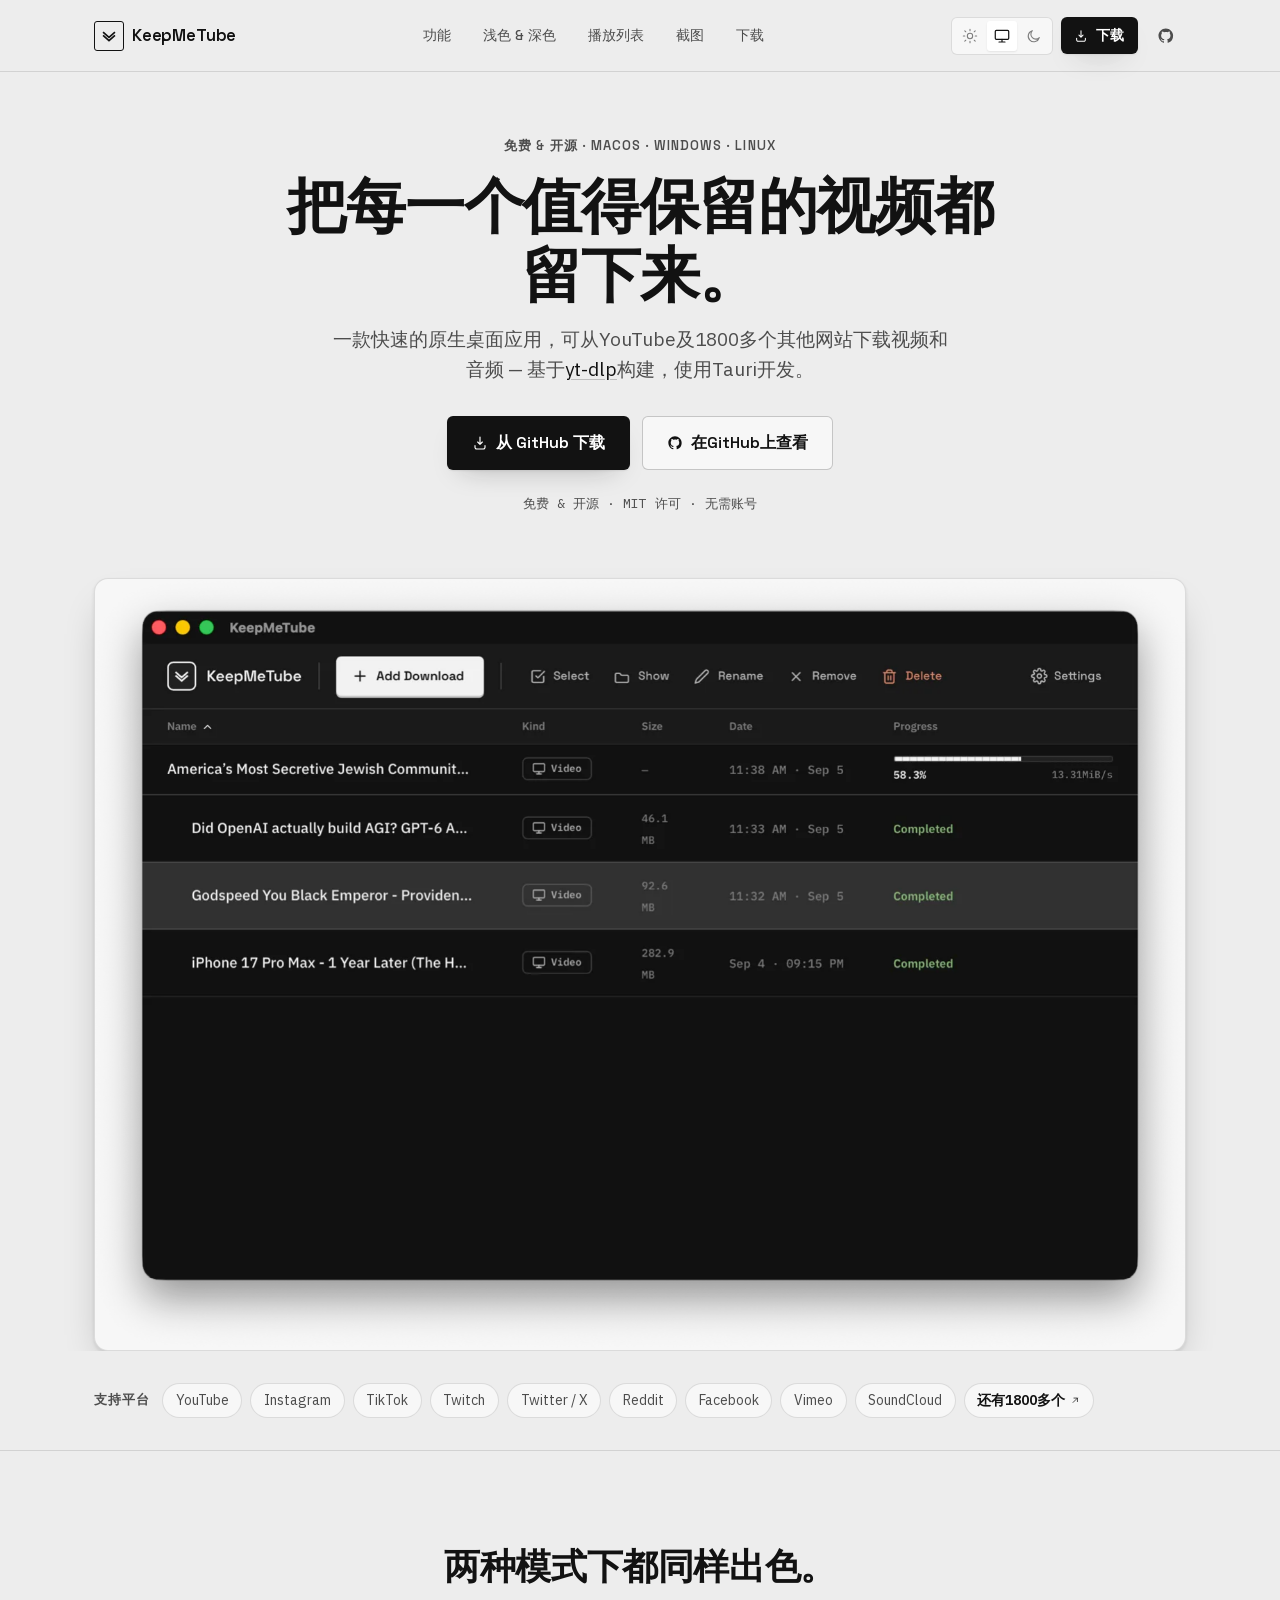
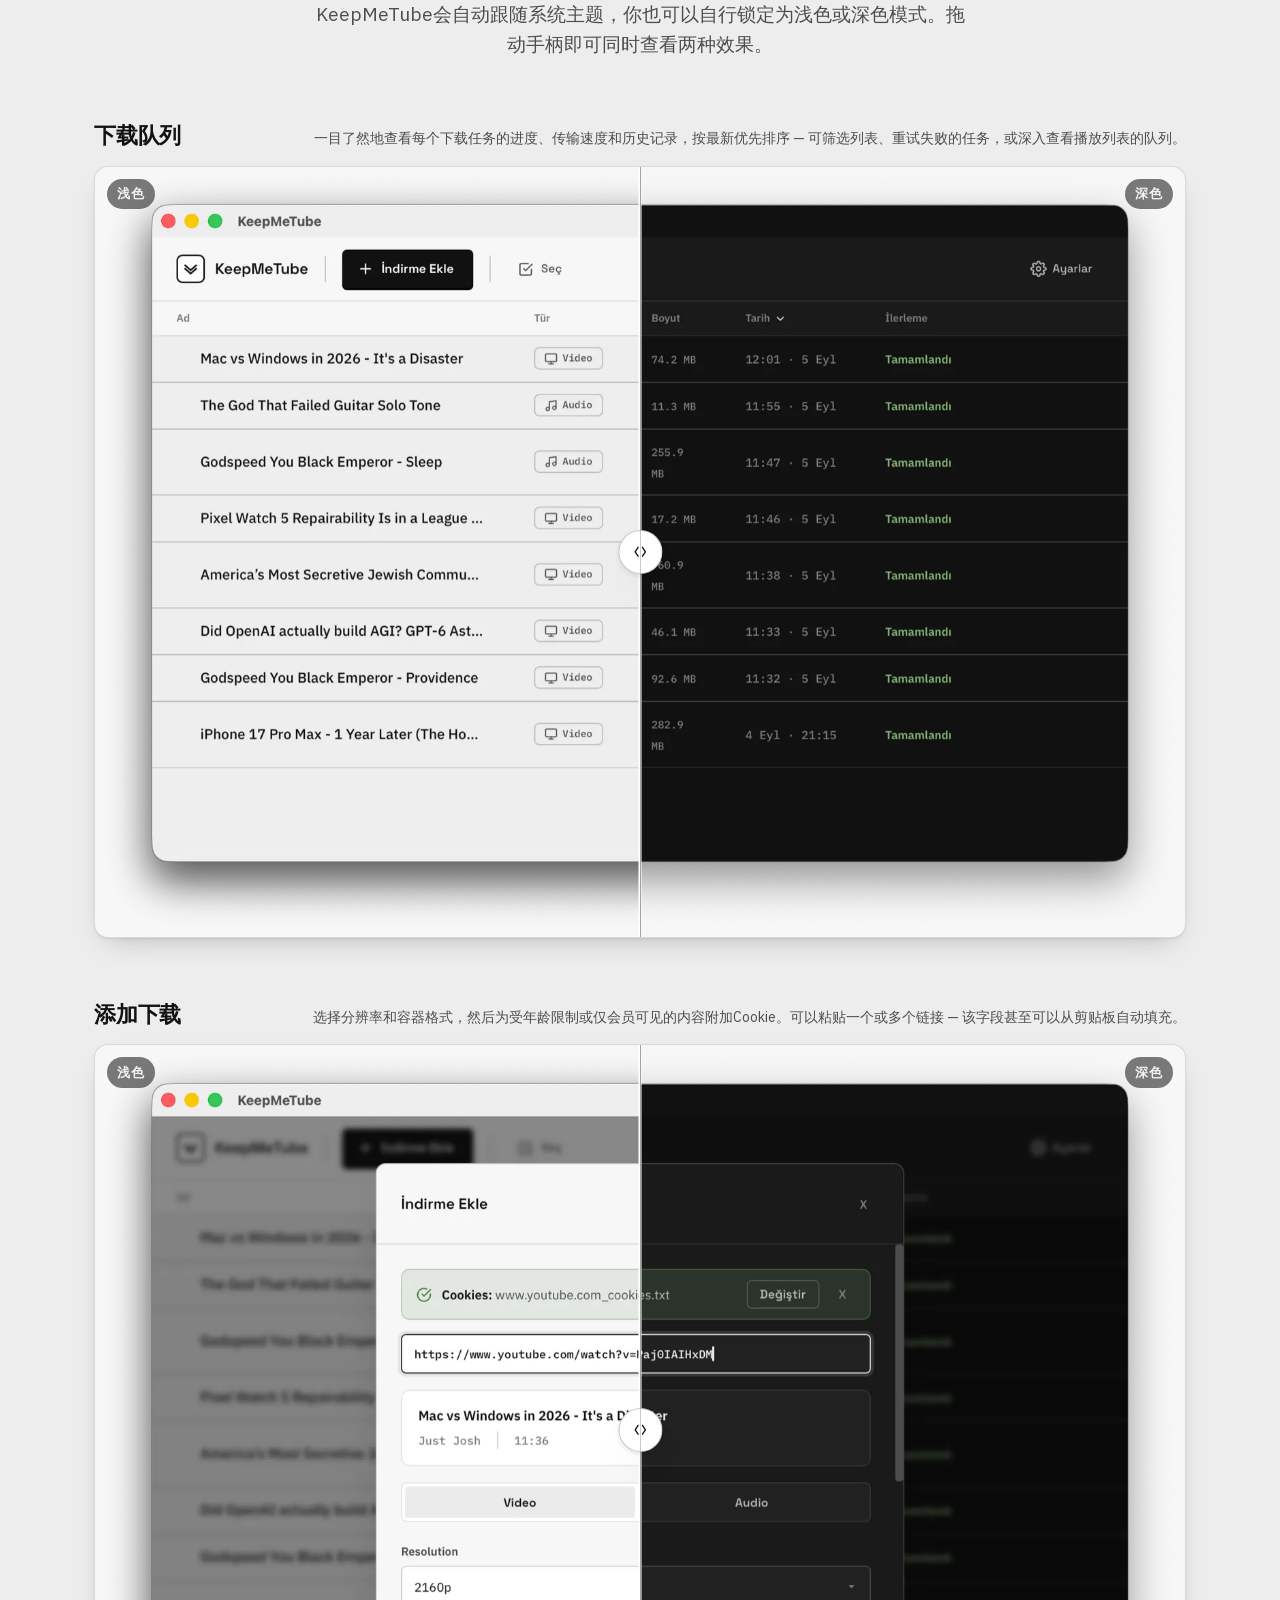
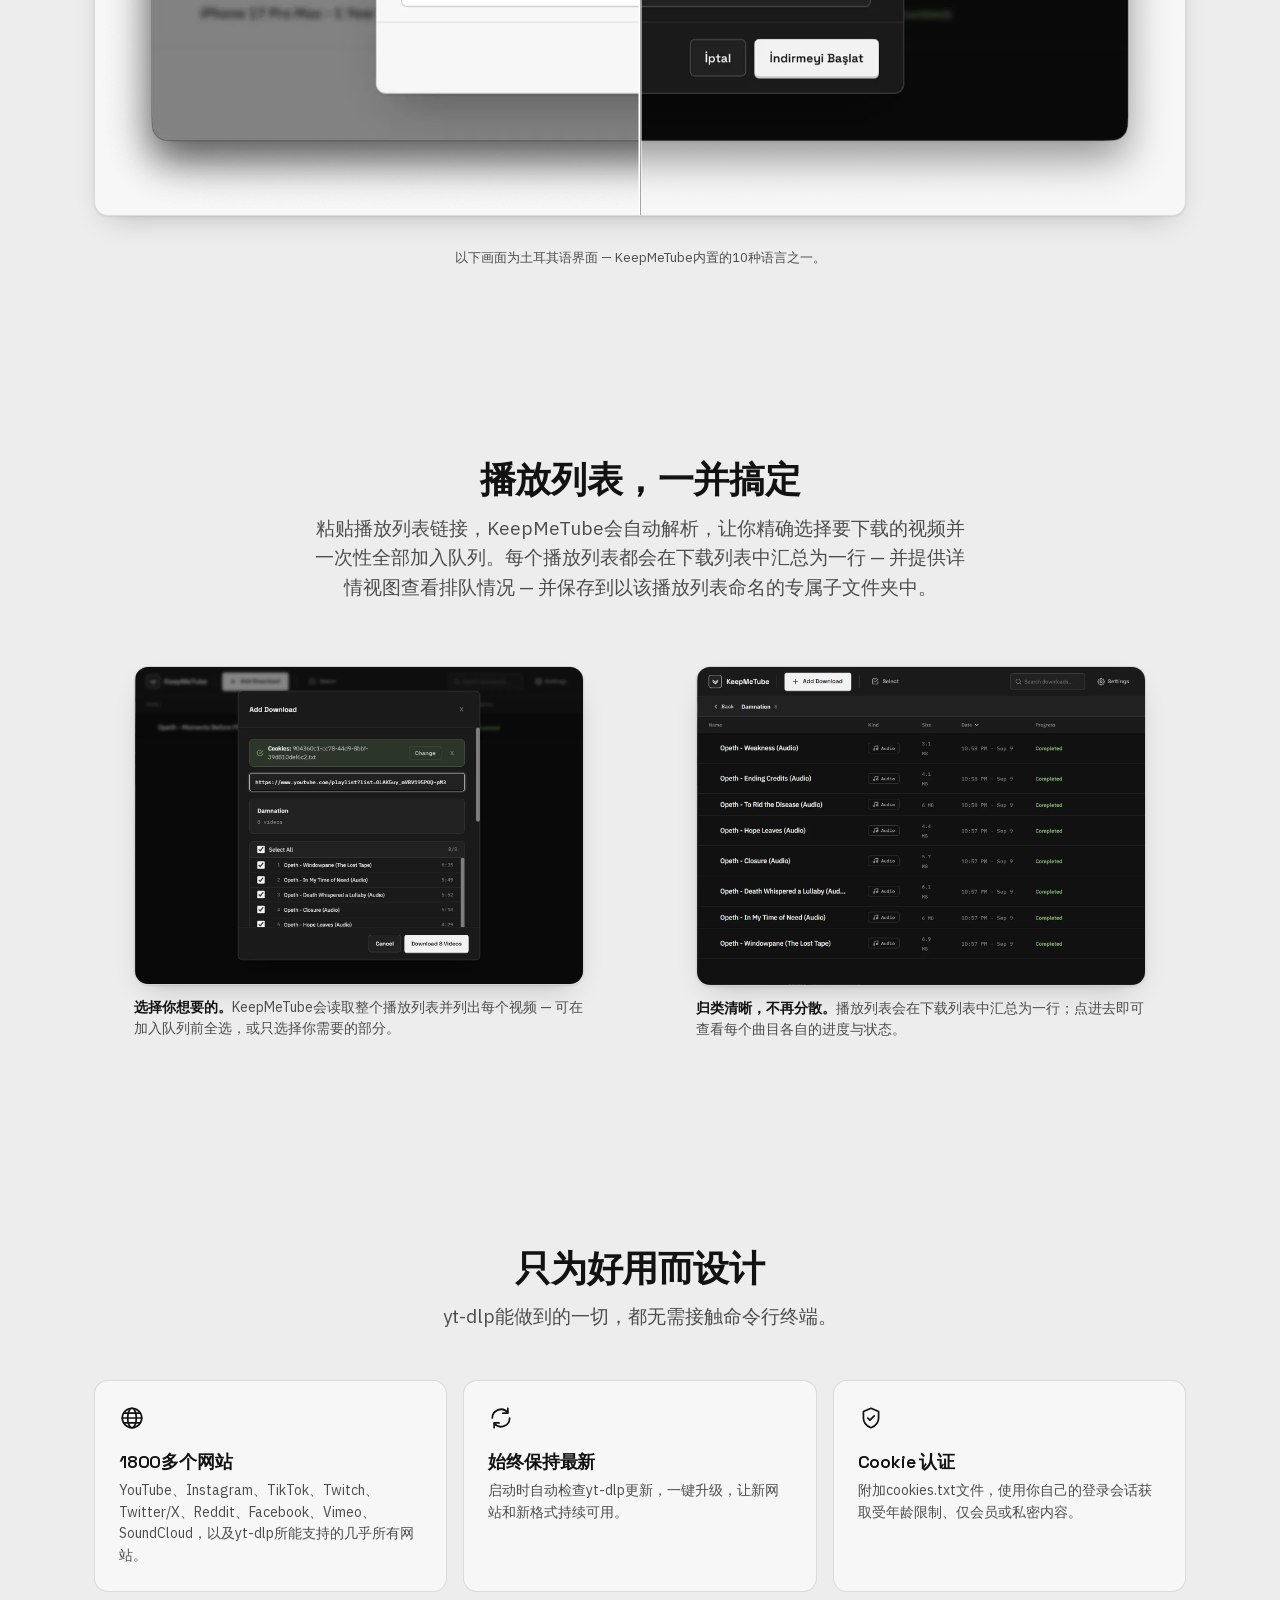
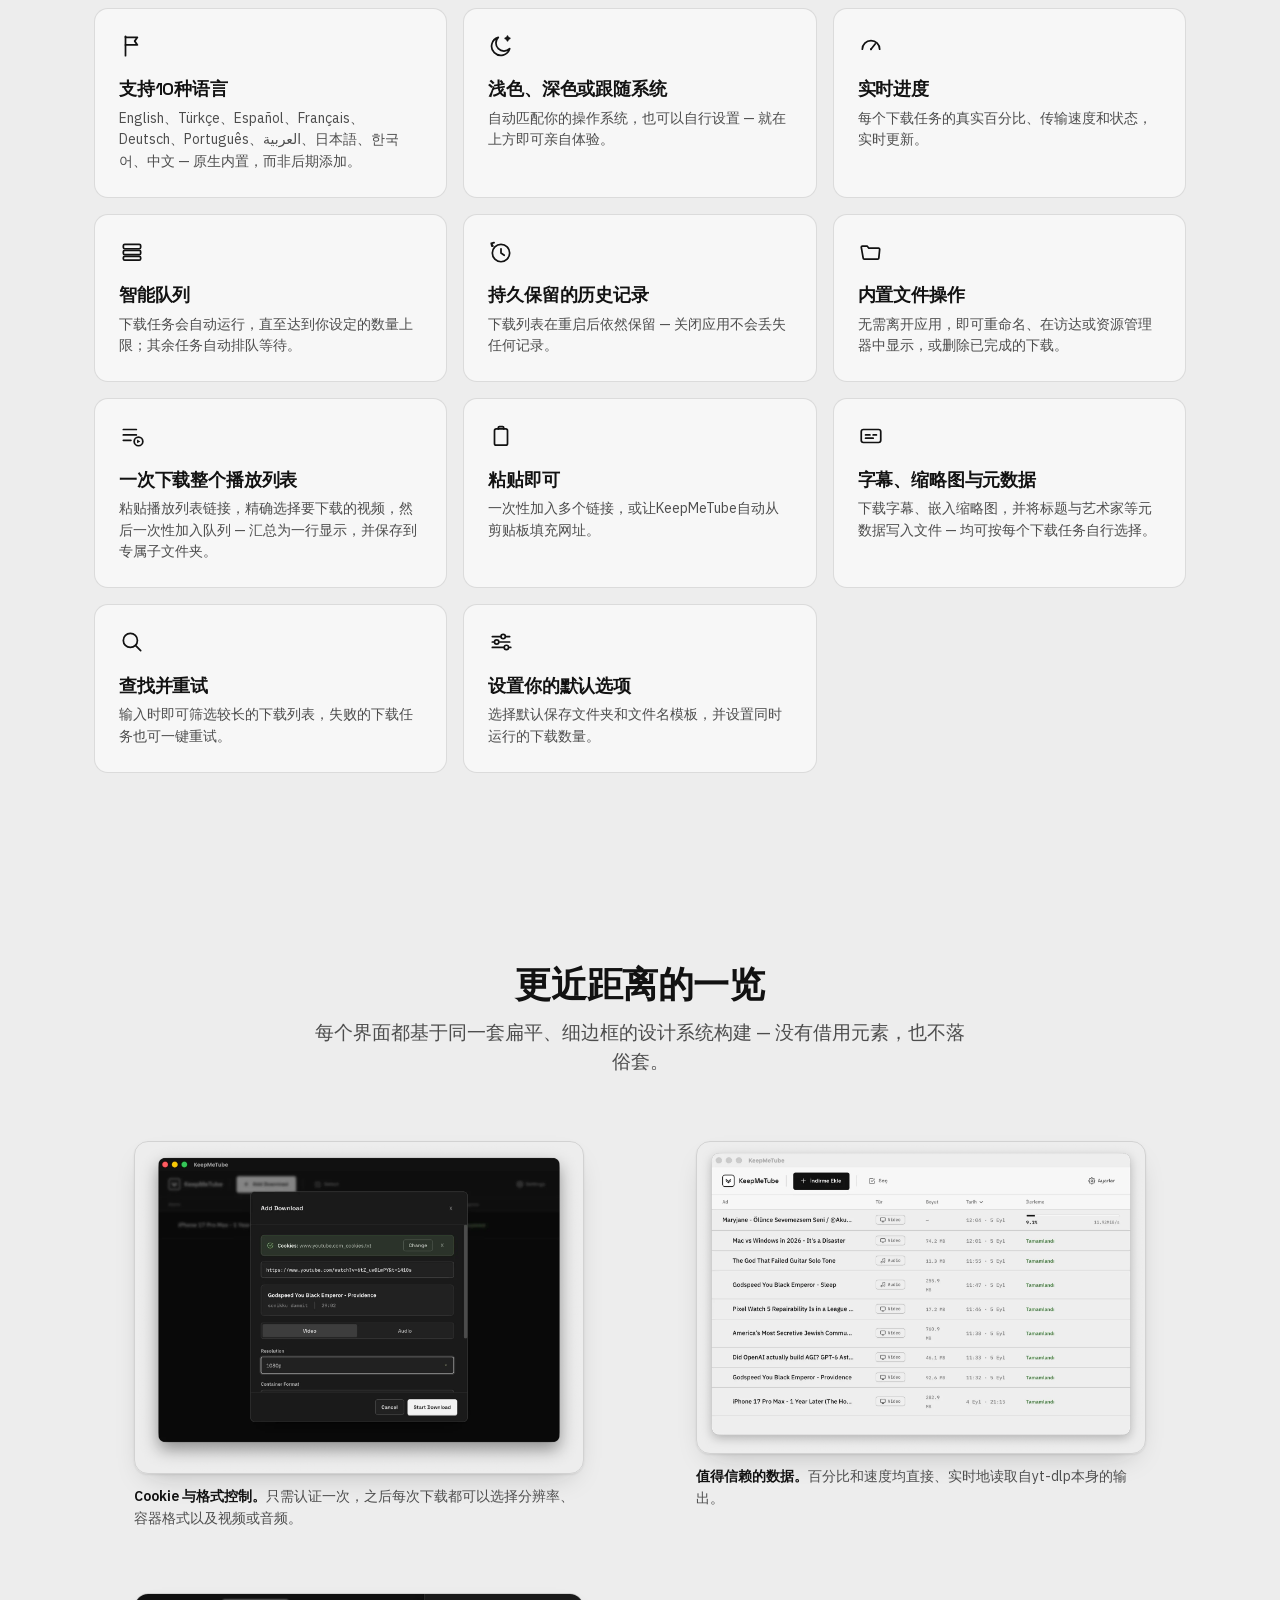
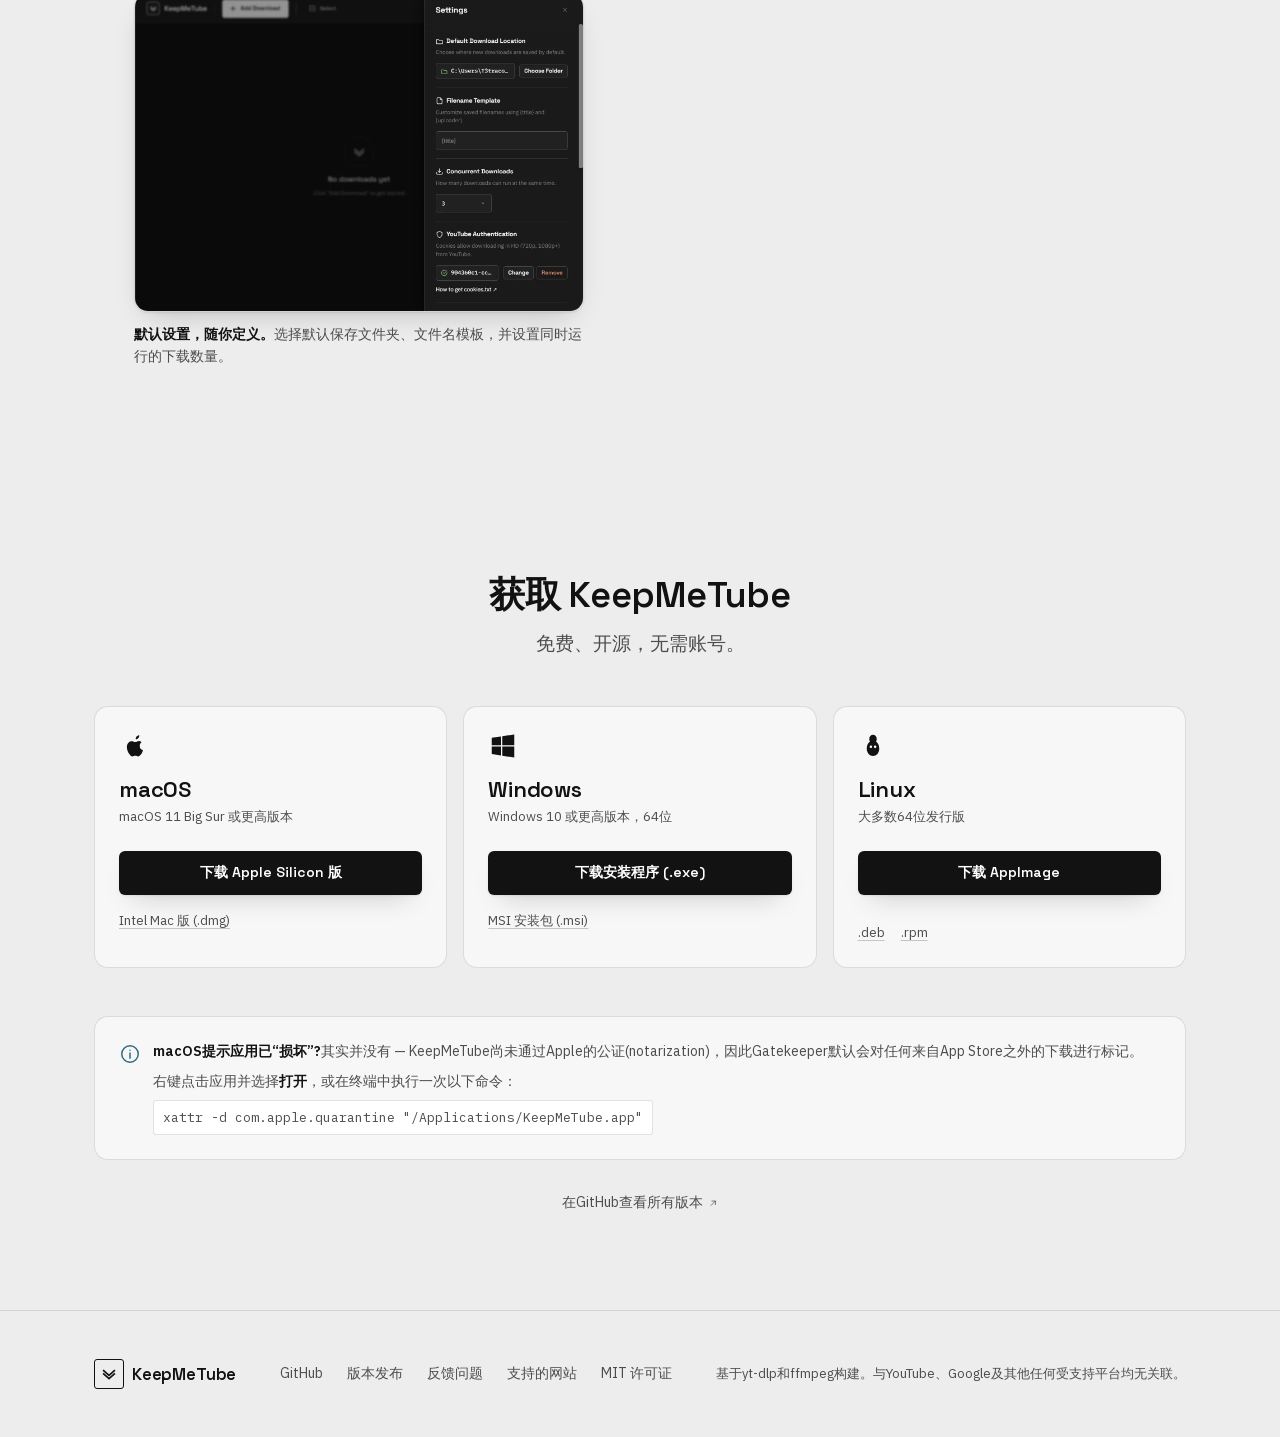
<file: zh/index.html>
<!doctype html>
<html lang="zh-Hans">
<head>
<meta charset="UTF-8">
<meta name="viewport" content="width=device-width, initial-scale=1">
<title>KeepMeTube — YouTube MP3/MP4 下载器</title>
<meta name="description" content="将YouTube视频下载为MP4，或将音频提取为MP3，另支持1800多个网站 — 免费开源，原生支持macOS、Windows和Linux。基于yt-dlp构建。">
<meta name="theme-color" content="#ededed" id="theme-color-meta">
<link rel="canonical" href="https://keepmetube.t3tracon.com.tr/zh/">
<link rel="alternate" hreflang="en" href="https://keepmetube.t3tracon.com.tr/">
<link rel="alternate" hreflang="tr" href="https://keepmetube.t3tracon.com.tr/tr/">
<link rel="alternate" hreflang="es" href="https://keepmetube.t3tracon.com.tr/es/">
<link rel="alternate" hreflang="fr" href="https://keepmetube.t3tracon.com.tr/fr/">
<link rel="alternate" hreflang="de" href="https://keepmetube.t3tracon.com.tr/de/">
<link rel="alternate" hreflang="pt" href="https://keepmetube.t3tracon.com.tr/pt/">
<link rel="alternate" hreflang="ar" href="https://keepmetube.t3tracon.com.tr/ar/">
<link rel="alternate" hreflang="ja" href="https://keepmetube.t3tracon.com.tr/ja/">
<link rel="alternate" hreflang="ko" href="https://keepmetube.t3tracon.com.tr/ko/">
<link rel="alternate" hreflang="zh" href="https://keepmetube.t3tracon.com.tr/zh/">
<link rel="alternate" hreflang="x-default" href="https://keepmetube.t3tracon.com.tr/">

<link rel="icon" href="/favicon.ico" sizes="48x48">
<link rel="icon" href="/favicon.svg" type="image/svg+xml">
<link rel="icon" href="/assets/favicon-32.png" sizes="32x32" type="image/png">
<link rel="apple-touch-icon" href="/assets/apple-touch-icon.png">

<meta property="og:title" content="KeepMeTube — YouTube MP3/MP4 下载器">
<meta property="og:description" content="将YouTube视频下载为MP4，或将音频提取为MP3，另支持1800多个网站。免费开源，支持macOS/Windows/Linux。">
<meta property="og:type" content="website">
<meta property="og:url" content="https://keepmetube.t3tracon.com.tr/zh/">
<meta property="og:locale" content="zh_CN">
<meta property="og:site_name" content="KeepMeTube">
<meta property="og:image" content="https://keepmetube.t3tracon.com.tr/assets/screenshots/list-dark-en.png">
<meta name="twitter:card" content="summary_large_image">
<meta name="twitter:title" content="KeepMeTube — YouTube MP3/MP4 下载器">
<meta name="twitter:description" content="将YouTube视频下载为MP4，或将音频提取为MP3，另支持1800多个网站。免费开源。">
<meta name="twitter:image" content="https://keepmetube.t3tracon.com.tr/assets/screenshots/list-dark-en.png">

<script type="application/ld+json">
{
  "@context": "https://schema.org",
  "@type": "SoftwareApplication",
  "name": "KeepMeTube",
  "url": "https://keepmetube.t3tracon.com.tr/zh/",
  "description": "一款免费开源的桌面应用，可将YouTube视频下载为MP4或将音频提取为MP3，另支持1800多个网站。在macOS、Windows和Linux上原生高速运行 — 基于yt-dlp构建。",
  "inLanguage": "zh-Hans",
  "applicationCategory": "MultimediaApplication",
  "operatingSystem": "macOS, Windows, Linux",
  "offers": {
    "@type": "Offer",
    "price": "0",
    "priceCurrency": "USD"
  },
  "downloadUrl": "https://github.com/Tetracon05/KeepMeTube/releases/latest",
  "license": "https://github.com/Tetracon05/KeepMeTube/blob/main/LICENSE",
  "author": {
    "@type": "Person",
    "name": "Tetracon05",
    "url": "https://github.com/Tetracon05"
  }
}
</script>

<link rel="preload" href="/fonts/SpaceGrotesk-variable-latin.woff2" as="font" type="font/woff2" crossorigin>
<link rel="preload" href="/fonts/IBMPlexSans-variable-latin.woff2" as="font" type="font/woff2" crossorigin>
<link rel="stylesheet" href="/css/fonts.css">
<link rel="stylesheet" href="/css/style.css">
</head>
<body>

<svg aria-hidden="true" style="position:absolute; width:0; height:0; overflow:hidden;" xmlns="http://www.w3.org/2000/svg">
<defs>
<symbol id="icon-logo" viewBox="0 0 48 48" fill="none" stroke="currentColor" stroke-width="5" stroke-linecap="square" stroke-linejoin="miter">
  <path d="M8 14 L24 28 L40 14"/>
  <path d="M8 24 L24 38 L40 24"/>
</symbol>
<symbol id="icon-download" viewBox="0 0 24 24" fill="none" stroke="currentColor" stroke-width="1.75" stroke-linecap="round" stroke-linejoin="round">
  <path d="M12 3v11m0 0-3.5-3.5M12 14l3.5-3.5"/>
  <path d="M4.5 16v2.5A2.5 2.5 0 0 0 7 21h10a2.5 2.5 0 0 0 2.5-2.5V16"/>
</symbol>
<symbol id="icon-github" viewBox="0 0 24 24" fill="currentColor">
  <path fill-rule="evenodd" clip-rule="evenodd" d="M12 2C6.477 2 2 6.484 2 12.017c0 4.425 2.865 8.18 6.839 9.504.5.092.682-.217.682-.483 0-.237-.008-.868-.013-1.703-2.782.605-3.369-1.343-3.369-1.343-.454-1.158-1.11-1.466-1.11-1.466-.908-.62.069-.608.069-.608 1.003.07 1.531 1.032 1.531 1.032.892 1.53 2.341 1.088 2.91.833.092-.647.35-1.088.636-1.339-2.221-.253-4.555-1.113-4.555-4.951 0-1.093.39-1.988 1.029-2.688-.103-.253-.446-1.272.098-2.65 0 0 .84-.27 2.75 1.026A9.564 9.564 0 0 1 12 6.844c.85.004 1.705.115 2.504.337 1.909-1.296 2.747-1.027 2.747-1.027.546 1.379.202 2.398.1 2.651.64.7 1.028 1.595 1.028 2.688 0 3.848-2.339 4.695-4.566 4.943.359.309.678.919.678 1.852 0 1.336-.012 2.415-.012 2.743 0 .268.18.58.688.482A10.02 10.02 0 0 0 22 12.017C22 6.484 17.522 2 12 2Z"/>
</symbol>
<symbol id="icon-globe" viewBox="0 0 24 24" fill="none" stroke="currentColor" stroke-width="1.6" stroke-linecap="round">
  <circle cx="12" cy="12" r="9"/>
  <ellipse cx="12" cy="12" rx="4" ry="9"/>
  <path d="M3 12h18M4.5 7.5h15M4.5 16.5h15"/>
</symbol>
<symbol id="icon-refresh" viewBox="0 0 24 24" fill="none" stroke="currentColor" stroke-width="1.6" stroke-linecap="round" stroke-linejoin="round">
  <path d="M4 12a8 8 0 0 1 14.3-4.9"/>
  <path d="M20 12a8 8 0 0 1-14.3 4.9"/>
  <path d="M18.3 3v4.5h-4.5"/>
  <path d="M5.7 21v-4.5h4.5"/>
</symbol>
<symbol id="icon-shield" viewBox="0 0 24 24" fill="none" stroke="currentColor" stroke-width="1.6" stroke-linejoin="round" stroke-linecap="round">
  <path d="M12 3l7 3v6c0 4.5-3 7.5-7 9-4-1.5-7-4.5-7-9V6l7-3Z"/>
  <path d="M9 12l2 2 4-4"/>
</symbol>
<symbol id="icon-flag" viewBox="0 0 24 24" fill="none" stroke="currentColor" stroke-width="1.6" stroke-linecap="round" stroke-linejoin="round">
  <path d="M6 3v18"/>
  <path d="M6 4h11l-2.5 3.5L17 11H6"/>
</symbol>
<symbol id="icon-moon-stars" viewBox="0 0 24 24" fill="none" stroke="currentColor" stroke-width="1.6" stroke-linejoin="round" stroke-linecap="round">
  <path d="M20 14.5A8.5 8.5 0 1 1 9.5 4a6.5 6.5 0 0 0 10.5 10.5Z"/>
  <path d="M18 3l.6 1.4L20 5l-1.4.6L18 7l-.6-1.4L16 5l1.4-.6L18 3Z"/>
</symbol>
<symbol id="icon-gauge" viewBox="0 0 24 24" fill="none" stroke="currentColor" stroke-width="1.6" stroke-linecap="round" stroke-linejoin="round">
  <path d="M4 15a8 8 0 1 1 16 0"/>
  <path d="M12 15l4-5"/>
  <circle cx="12" cy="15" r="1" fill="currentColor" stroke="none"/>
</symbol>
<symbol id="icon-stack" viewBox="0 0 24 24" fill="none" stroke="currentColor" stroke-width="1.6" stroke-linejoin="round">
  <rect x="4" y="5" width="16" height="4" rx="1.3"/>
  <rect x="4" y="10.5" width="16" height="4" rx="1.3"/>
  <rect x="4" y="16" width="16" height="3.5" rx="1.3"/>
</symbol>
<symbol id="icon-history" viewBox="0 0 24 24" fill="none" stroke="currentColor" stroke-width="1.6" stroke-linecap="round" stroke-linejoin="round">
  <circle cx="12" cy="13" r="8"/>
  <path d="M12 9v4l3 2"/>
  <path d="M4.5 6.5 3 4m0 0 2.6-.6M3 4l.6 2.6"/>
</symbol>
<symbol id="icon-folder" viewBox="0 0 24 24" fill="none" stroke="currentColor" stroke-width="1.6" stroke-linejoin="round" stroke-linecap="round">
  <path d="M3 7.5a1 1 0 0 1 1-1h4.4l1.6 2H19a1 1 0 0 1 1 1.1l-.8 8.1a1 1 0 0 1-1 .9H5.8a1 1 0 0 1-1-.9L3 7.5Z"/>
</symbol>
<symbol id="icon-sun" viewBox="0 0 24 24" fill="none" stroke="currentColor" stroke-width="1.6" stroke-linecap="round">
  <circle cx="12" cy="12" r="4"/>
  <path d="M12 2v2.2M12 19.8V22M4.2 4.2l1.5 1.5M18.3 18.3l1.5 1.5M2 12h2.2M19.8 12H22M4.2 19.8l1.5-1.5M18.3 5.7l1.5-1.5"/>
</symbol>
<symbol id="icon-monitor" viewBox="0 0 24 24" fill="none" stroke="currentColor" stroke-width="1.6" stroke-linecap="round" stroke-linejoin="round">
  <rect x="3" y="4.5" width="18" height="12" rx="1.4"/>
  <path d="M8 20h8M12 16.5V20"/>
</symbol>
<symbol id="icon-moon" viewBox="0 0 24 24" fill="none" stroke="currentColor" stroke-width="1.6" stroke-linejoin="round">
  <path d="M20 14.5A8.5 8.5 0 1 1 9.5 4a6.5 6.5 0 0 0 10.5 10.5Z"/>
</symbol>
<symbol id="icon-menu" viewBox="0 0 24 24" fill="none" stroke="currentColor" stroke-width="1.6" stroke-linecap="round">
  <path d="M4 7h16M4 12h16M4 17h16"/>
</symbol>
<symbol id="icon-close" viewBox="0 0 24 24" fill="none" stroke="currentColor" stroke-width="1.6" stroke-linecap="round">
  <path d="M6 6l12 12M18 6 6 18"/>
</symbol>
<symbol id="icon-info" viewBox="0 0 24 24" fill="none" stroke="currentColor" stroke-width="1.6" stroke-linecap="round">
  <circle cx="12" cy="12" r="9"/>
  <path d="M12 11v5.5M12 7.8v.01"/>
</symbol>
<symbol id="icon-apple" viewBox="0 0 24 24" fill="currentColor">
  <path d="M15.6 8.1c-1 0-1.9.6-2.6.6-.7 0-1.7-.6-2.7-.6-1.9 0-4 1.6-4 4.7 0 3.5 2.6 7.5 4.4 7.5.8 0 1.2-.5 2.3-.5s1.4.5 2.3.5c1.5 0 3.8-3.1 3.8-5.1-1.6-.4-2.5-1.7-2.5-3.3 0-1.3.8-2.4 1.5-2.8-.7-.7-1.6-1-2.5-1Z"/>
  <path d="M14.1 4.4c.5-.6 1.4-1.1 2.1-1.1.1.9-.2 1.7-.7 2.3-.5.6-1.4 1.1-2.1 1-.1-.8.2-1.6.7-2.2Z"/>
</symbol>
<symbol id="icon-windows" viewBox="0 0 24 24" fill="currentColor">
  <path d="M3 5.4 10.4 4.3V11.3H3zM11.4 4.2 21 2.8V11.3H11.4zM3 12.3H10.4V19.5L3 18.4zM11.4 12.3H21V21.2L11.4 19.8Z"/>
</symbol>
<symbol id="icon-linux" viewBox="0 0 24 24" fill="currentColor">
  <path d="M12 3c-1.7 0-3 1.5-3 3.3 0 .8.2 1.5.6 2.1C8.1 9.4 7 11.5 7 14c0 3.6 2.2 6 5 6s5-2.4 5-6c0-2.5-1.1-4.6-2.6-5.6.4-.6.6-1.3.6-2.1C15 4.5 13.7 3 12 3Z"/>
  <circle cx="10.3" cy="12.6" r="1" fill="var(--bg-2)"/>
  <circle cx="13.7" cy="12.6" r="1" fill="var(--bg-2)"/>
</symbol>
<symbol id="icon-external" viewBox="0 0 24 24" fill="none" stroke="currentColor" stroke-width="1.7" stroke-linecap="round" stroke-linejoin="round">
  <path d="M7 17 17 7"/>
  <path d="M9 7h8v8"/>
</symbol>
<symbol id="icon-arrow-right" viewBox="0 0 24 24" fill="none" stroke="currentColor" stroke-width="1.7" stroke-linecap="round" stroke-linejoin="round">
  <path d="M4 12h16M13 6l6 6-6 6"/>
</symbol>
<symbol id="icon-drag" viewBox="0 0 24 24" fill="none" stroke="currentColor" stroke-width="1.8" stroke-linecap="round" stroke-linejoin="round">
  <path d="M9 6 5 12l4 6M15 6l4 6-4 6"/>
</symbol>
<symbol id="icon-playlist" viewBox="0 0 24 24" fill="none" stroke="currentColor" stroke-width="1.6" stroke-linecap="round" stroke-linejoin="round">
  <path d="M4 6h12M4 11h12M4 16h7"/>
  <circle cx="18" cy="17" r="4"/>
  <path d="M16.7 15.3v3.4l3-1.7-3-1.7Z" fill="currentColor" stroke="none"/>
</symbol>
<symbol id="icon-clipboard" viewBox="0 0 24 24" fill="none" stroke="currentColor" stroke-width="1.6" stroke-linecap="round" stroke-linejoin="round">
  <rect x="6" y="5.5" width="12" height="15" rx="1.6"/>
  <path d="M9.5 5.5V4.3a1 1 0 0 1 1-1h3a1 1 0 0 1 1 1V5.5"/>
</symbol>
<symbol id="icon-captions" viewBox="0 0 24 24" fill="none" stroke="currentColor" stroke-width="1.6" stroke-linecap="round" stroke-linejoin="round">
  <rect x="3" y="6" width="18" height="12" rx="2"/>
  <path d="M7 11h4M7 14h7M14 11h3"/>
</symbol>
<symbol id="icon-search" viewBox="0 0 24 24" fill="none" stroke="currentColor" stroke-width="1.6" stroke-linecap="round" stroke-linejoin="round">
  <circle cx="10.5" cy="10.5" r="6.5"/>
  <path d="M20 20l-4.8-4.8"/>
</symbol>
<symbol id="icon-sliders" viewBox="0 0 24 24" fill="none" stroke="currentColor" stroke-width="1.6" stroke-linecap="round" stroke-linejoin="round">
  <path d="M4 7h10M17 7h3M4 12h4M11 12h9M4 17h13M20 17h1"/>
  <circle cx="14" cy="7" r="2" fill="var(--bg-1)"/>
  <circle cx="8" cy="12" r="2" fill="var(--bg-1)"/>
  <circle cx="17" cy="17" r="2" fill="var(--bg-1)"/>
</symbol>
</defs>
</svg>

<a class="skip-link" href="#main">跳转到内容</a>

<header class="site-header">
  <div class="wrap site-header__inner">
    <a href="#top" class="brand">
      <span class="logo-mark" aria-hidden="true"><svg class="icon"><use href="#icon-logo"></use></svg></span>
      <span class="brand-wordmark">KeepMeTube</span>
    </a>

    <nav class="site-nav" aria-label="Primary">
      <a href="#features">功能</a>
      <a href="#compare">浅色 &amp; 深色</a>
      <a href="#playlists">播放列表</a>
      <a href="#screenshots">截图</a>
      <a href="#download">下载</a>
    </nav>

    <div class="header-actions">
      <div class="theme-switch header-theme-switch" role="radiogroup" aria-label="Theme" data-theme-switch>
        <button type="button" role="radio" data-theme-choice="light" aria-label="浅色主题" aria-checked="false"><svg class="icon" aria-hidden="true"><use href="#icon-sun"></use></svg></button>
        <button type="button" role="radio" data-theme-choice="system" aria-label="跟随系统" aria-checked="false"><svg class="icon" aria-hidden="true"><use href="#icon-monitor"></use></svg></button>
        <button type="button" role="radio" data-theme-choice="dark" aria-label="深色主题" aria-checked="false"><svg class="icon" aria-hidden="true"><use href="#icon-moon"></use></svg></button>
      </div>

      <a href="https://github.com/Tetracon05/KeepMeTube/releases/latest" class="btn btn--primary btn--sm nav-download" data-download-cta>
        <svg class="icon" aria-hidden="true"><use href="#icon-download"></use></svg>
        <span>下载</span>
      </a>

      <a href="https://github.com/Tetracon05/KeepMeTube" class="icon-btn nav-github" aria-label="在GitHub上查看源代码">
        <svg class="icon" aria-hidden="true"><use href="#icon-github"></use></svg>
      </a>

      <button type="button" class="icon-btn menu-toggle" data-menu-toggle aria-expanded="false" aria-controls="mobile-nav" aria-label="打开菜单">
        <svg class="icon" aria-hidden="true"><use href="#icon-menu"></use></svg>
      </button>
    </div>
  </div>
</header>

<div class="mobile-nav" id="mobile-nav" data-mobile-nav hidden>
  <a href="#features">功能</a>
  <a href="#compare">浅色 &amp; 深色</a>
  <a href="#playlists">播放列表</a>
  <a href="#screenshots">截图</a>
  <a href="#download">下载</a>
  <a href="https://github.com/Tetracon05/KeepMeTube">GitHub</a>
  <div class="theme-switch mobile-nav__theme-switch" role="radiogroup" aria-label="Theme" data-theme-switch>
    <button type="button" role="radio" data-theme-choice="light" aria-label="浅色主题" aria-checked="false"><svg class="icon" aria-hidden="true"><use href="#icon-sun"></use></svg></button>
    <button type="button" role="radio" data-theme-choice="system" aria-label="跟随系统" aria-checked="false"><svg class="icon" aria-hidden="true"><use href="#icon-monitor"></use></svg></button>
    <button type="button" role="radio" data-theme-choice="dark" aria-label="深色主题" aria-checked="false"><svg class="icon" aria-hidden="true"><use href="#icon-moon"></use></svg></button>
  </div>
</div>

<main id="main">

  <section class="hero" id="top">
    <div class="wrap hero__inner">
      <p class="eyebrow">免费 &amp; 开源 · macOS · Windows · Linux</p>
      <h1>把每一个值得保留的视频都留下来。</h1>
      <p class="hero__lead">一款快速的原生桌面应用，可从YouTube及1800多个其他网站下载视频和音频 — 基于<a href="https://github.com/yt-dlp/yt-dlp">yt-dlp</a>构建，使用Tauri开发。</p>
      <div class="hero__ctas">
        <a href="https://github.com/Tetracon05/KeepMeTube/releases/latest" class="btn btn--primary btn--lg" data-download-cta>
          <svg class="icon" aria-hidden="true"><use href="#icon-download"></use></svg>
          <span data-download-label>下载 Mac 版</span>
        </a>
        <a href="https://github.com/Tetracon05/KeepMeTube" class="btn btn--ghost btn--lg">
          <svg class="icon" aria-hidden="true"><use href="#icon-github"></use></svg>
          在GitHub上查看
        </a>
      </div>
      <p class="hero__meta"><span data-version-badge>免费 &amp; 开源</span> · MIT 许可 · 无需账号</p>
    </div>

    <div class="hero__shot wrap">
      <figure class="shot-frame reveal">
        <picture>
          <source srcset="/assets/screenshots/list-dark-en.webp" type="image/webp">
          <img src="/assets/screenshots/list-dark-en.png" alt="KeepMeTube下载管理器界面，显示已完成和进行中的下载列表，包含大小、日期和进度列" width="1600" height="1131" loading="eager">
        </picture>
      </figure>
    </div>
  </section>

  <section class="platform-strip" aria-label="Supported platforms">
    <div class="wrap platform-strip__inner reveal">
      <p class="platform-strip__label">支持平台</p>
      <ul class="platform-pills">
        <li>YouTube</li>
        <li>Instagram</li>
        <li>TikTok</li>
        <li>Twitch</li>
        <li>Twitter&nbsp;/&nbsp;X</li>
        <li>Reddit</li>
        <li>Facebook</li>
        <li>Vimeo</li>
        <li>SoundCloud</li>
        <li><a href="https://github.com/yt-dlp/yt-dlp/blob/master/supportedsites.md">还有1800多个<svg class="icon icon--xs" aria-hidden="true"><use href="#icon-external"></use></svg></a></li>
      </ul>
    </div>
  </section>

  <section class="compare-section" id="compare">
    <div class="wrap">
      <h2>两种模式下都同样出色。</h2>
      <p class="section-lead">KeepMeTube会自动跟随系统主题，你也可以自行锁定为浅色或深色模式。拖动手柄即可同时查看两种效果。</p>

      <div class="compare-block reveal">
        <div class="compare-block__head">
          <h3>下载队列</h3>
          <p>一目了然地查看每个下载任务的进度、传输速度和历史记录，按最新优先排序 — 可筛选列表、重试失败的任务，或深入查看播放列表的队列。</p>
        </div>
        <div class="compare" data-compare>
          <div class="compare__frame" data-compare-frame style="aspect-ratio: 1600 / 1131;">
            <picture>
              <source srcset="/assets/screenshots/queue-dark.webp" type="image/webp">
              <img class="compare__img" src="/assets/screenshots/queue-dark.png" alt="深色模式下的KeepMeTube下载队列" width="1600" height="1131" loading="lazy">
            </picture>
            <picture>
              <source srcset="/assets/screenshots/queue-light.webp" type="image/webp">
              <img class="compare__img compare__img--top" src="/assets/screenshots/queue-light.png" alt="同一下载队列的浅色模式效果" width="1600" height="1131" loading="lazy">
            </picture>
            <span class="compare__tag compare__tag--left" aria-hidden="true">浅色</span>
            <span class="compare__tag compare__tag--right" aria-hidden="true">深色</span>
            <div class="compare__handle" data-compare-handle role="slider" tabindex="0"
                 aria-label="拖动以比较下载队列的浅色与深色模式"
                 aria-valuemin="0" aria-valuemax="100" aria-valuenow="50" aria-orientation="horizontal">
              <span class="compare__grip"><svg class="icon" aria-hidden="true"><use href="#icon-drag"></use></svg></span>
            </div>
          </div>
        </div>
      </div>

      <div class="compare-block reveal">
        <div class="compare-block__head">
          <h3>添加下载</h3>
          <p>选择分辨率和容器格式，然后为受年龄限制或仅会员可见的内容附加Cookie。可以粘贴一个或多个链接 — 该字段甚至可以从剪贴板自动填充。</p>
        </div>
        <div class="compare" data-compare>
          <div class="compare__frame" data-compare-frame style="aspect-ratio: 1600 / 1131;">
            <picture>
              <source srcset="/assets/screenshots/modal-dark.webp" type="image/webp">
              <img class="compare__img" src="/assets/screenshots/modal-dark.png" alt="深色模式下的KeepMeTube添加下载对话框，带有Cookie认证和分辨率控件" width="1600" height="1131" loading="lazy">
            </picture>
            <picture>
              <source srcset="/assets/screenshots/modal-light.webp" type="image/webp">
              <img class="compare__img compare__img--top" src="/assets/screenshots/modal-light.png" alt="同一添加下载对话框的浅色模式效果" width="1600" height="1131" loading="lazy">
            </picture>
            <span class="compare__tag compare__tag--left" aria-hidden="true">浅色</span>
            <span class="compare__tag compare__tag--right" aria-hidden="true">深色</span>
            <div class="compare__handle" data-compare-handle role="slider" tabindex="0"
                 aria-label="拖动以比较添加下载对话框的浅色与深色模式"
                 aria-valuemin="0" aria-valuemax="100" aria-valuenow="50" aria-orientation="horizontal">
              <span class="compare__grip"><svg class="icon" aria-hidden="true"><use href="#icon-drag"></use></svg></span>
            </div>
          </div>
        </div>
      </div>

      <p class="compare-note">以下画面为土耳其语界面 — KeepMeTube内置的10种语言之一。</p>
    </div>
  </section>

  <section class="showcase" id="playlists">
    <div class="wrap">
      <h2>播放列表，一并搞定</h2>
      <p class="section-lead">粘贴播放列表链接，KeepMeTube会自动解析，让你精确选择要下载的视频并一次性全部加入队列。每个播放列表都会在下载列表中汇总为一行 — 并提供详情视图查看排队情况 — 并保存到以该播放列表命名的专属子文件夹中。</p>

      <div class="showcase-grid">
        <figure class="showcase-item reveal">
          <picture>
            <source srcset="/assets/screenshots/playlist-picker-dark.webp" type="image/webp">
            <img src="/assets/screenshots/playlist-picker-dark.png" alt="添加下载对话框显示已解析的YouTube播放列表Damnation，列出8个视频且全部已选中准备下载" width="1600" height="1131" loading="lazy">
          </picture>
          <figcaption><strong>选择你想要的。</strong>KeepMeTube会读取整个播放列表并列出每个视频 — 可在加入队列前全选，或只选择你需要的部分。</figcaption>
        </figure>
        <figure class="showcase-item reveal">
          <picture>
            <source srcset="/assets/screenshots/playlist-list-dark.webp" type="image/webp">
            <img src="/assets/screenshots/playlist-list-dark.png" alt="深入查看Damnation播放列表的下载列表，显示全部8个曲目已完成，并分别标明文件大小与进度" width="1600" height="1134" loading="lazy">
          </picture>
          <figcaption><strong>归类清晰，不再分散。</strong>播放列表会在下载列表中汇总为一行；点进去即可查看每个曲目各自的进度与状态。</figcaption>
        </figure>
      </div>
    </div>
  </section>

  <section class="features" id="features">
    <div class="wrap">
      <h2>只为好用而设计</h2>
      <p class="section-lead">yt-dlp能做到的一切，都无需接触命令行终端。</p>

      <ul class="feature-grid">
        <li class="feature-card reveal">
          <svg class="icon icon--feature" aria-hidden="true"><use href="#icon-globe"></use></svg>
          <h3>1800多个网站</h3>
          <p>YouTube、Instagram、TikTok、Twitch、Twitter/X、Reddit、Facebook、Vimeo、SoundCloud，以及yt-dlp所能支持的几乎所有网站。</p>
        </li>
        <li class="feature-card reveal">
          <svg class="icon icon--feature" aria-hidden="true"><use href="#icon-refresh"></use></svg>
          <h3>始终保持最新</h3>
          <p>启动时自动检查yt-dlp更新，一键升级，让新网站和新格式持续可用。</p>
        </li>
        <li class="feature-card reveal">
          <svg class="icon icon--feature" aria-hidden="true"><use href="#icon-shield"></use></svg>
          <h3>Cookie 认证</h3>
          <p>附加cookies.txt文件，使用你自己的登录会话获取受年龄限制、仅会员或私密内容。</p>
        </li>
        <li class="feature-card reveal">
          <svg class="icon icon--feature" aria-hidden="true"><use href="#icon-flag"></use></svg>
          <h3>支持10种语言</h3>
          <p>English、Türkçe、Español、Français、Deutsch、Português、العربية、日本語、한국어、中文 — 原生内置，而非后期添加。</p>
        </li>
        <li class="feature-card reveal">
          <svg class="icon icon--feature" aria-hidden="true"><use href="#icon-moon-stars"></use></svg>
          <h3>浅色、深色或跟随系统</h3>
          <p>自动匹配你的操作系统，也可以自行设置 — 就在上方即可亲自体验。</p>
        </li>
        <li class="feature-card reveal">
          <svg class="icon icon--feature" aria-hidden="true"><use href="#icon-gauge"></use></svg>
          <h3>实时进度</h3>
          <p>每个下载任务的真实百分比、传输速度和状态，实时更新。</p>
        </li>
        <li class="feature-card reveal">
          <svg class="icon icon--feature" aria-hidden="true"><use href="#icon-stack"></use></svg>
          <h3>智能队列</h3>
          <p>下载任务会自动运行，直至达到你设定的数量上限；其余任务自动排队等待。</p>
        </li>
        <li class="feature-card reveal">
          <svg class="icon icon--feature" aria-hidden="true"><use href="#icon-history"></use></svg>
          <h3>持久保留的历史记录</h3>
          <p>下载列表在重启后依然保留 — 关闭应用不会丢失任何记录。</p>
        </li>
        <li class="feature-card reveal">
          <svg class="icon icon--feature" aria-hidden="true"><use href="#icon-folder"></use></svg>
          <h3>内置文件操作</h3>
          <p>无需离开应用，即可重命名、在访达或资源管理器中显示，或删除已完成的下载。</p>
        </li>
        <li class="feature-card reveal">
          <svg class="icon icon--feature" aria-hidden="true"><use href="#icon-playlist"></use></svg>
          <h3>一次下载整个播放列表</h3>
          <p>粘贴播放列表链接，精确选择要下载的视频，然后一次性加入队列 — 汇总为一行显示，并保存到专属子文件夹。</p>
        </li>
        <li class="feature-card reveal">
          <svg class="icon icon--feature" aria-hidden="true"><use href="#icon-clipboard"></use></svg>
          <h3>粘贴即可</h3>
          <p>一次性加入多个链接，或让KeepMeTube自动从剪贴板填充网址。</p>
        </li>
        <li class="feature-card reveal">
          <svg class="icon icon--feature" aria-hidden="true"><use href="#icon-captions"></use></svg>
          <h3>字幕、缩略图与元数据</h3>
          <p>下载字幕、嵌入缩略图，并将标题与艺术家等元数据写入文件 — 均可按每个下载任务自行选择。</p>
        </li>
        <li class="feature-card reveal">
          <svg class="icon icon--feature" aria-hidden="true"><use href="#icon-search"></use></svg>
          <h3>查找并重试</h3>
          <p>输入时即可筛选较长的下载列表，失败的下载任务也可一键重试。</p>
        </li>
        <li class="feature-card reveal">
          <svg class="icon icon--feature" aria-hidden="true"><use href="#icon-sliders"></use></svg>
          <h3>设置你的默认选项</h3>
          <p>选择默认保存文件夹和文件名模板，并设置同时运行的下载数量。</p>
        </li>
      </ul>
    </div>
  </section>

  <section class="showcase" id="screenshots">
    <div class="wrap">
      <h2>更近距离的一览</h2>
      <p class="section-lead">每个界面都基于同一套扁平、细边框的设计系统构建 — 没有借用元素，也不落俗套。</p>

      <div class="showcase-grid">
        <figure class="showcase-item reveal">
          <picture>
            <source srcset="/assets/screenshots/modal-dark-en.webp" type="image/webp">
            <img src="/assets/screenshots/modal-dark-en.png" alt="英文界面、深色模式下的添加下载对话框，显示已连接的cookies.txt文件和1080p分辨率选择器" width="1600" height="1183" loading="lazy">
          </picture>
          <figcaption><strong>Cookie 与格式控制。</strong>只需认证一次，之后每次下载都可以选择分辨率、容器格式以及视频或音频。</figcaption>
        </figure>
        <figure class="showcase-item reveal">
          <picture>
            <source srcset="/assets/screenshots/progress-light.webp" type="image/webp">
            <img src="/assets/screenshots/progress-light.png" alt="浅色模式下的下载列表，显示一个进度为9.1%、传输速度为11.92 MiB/秒的活动下载任务" width="1600" height="1111" loading="lazy">
          </picture>
          <figcaption><strong>值得信赖的数据。</strong>百分比和速度均直接、实时地读取自yt-dlp本身的输出。</figcaption>
        </figure>
        <figure class="showcase-item reveal">
          <picture>
            <source srcset="/assets/screenshots/settings-dark.webp" type="image/webp">
            <img src="/assets/screenshots/settings-dark.png" alt="KeepMeTube设置面板，显示默认下载位置、文件名模板和并发下载数控制项" width="1600" height="1131" loading="lazy">
          </picture>
          <figcaption><strong>默认设置，随你定义。</strong>选择默认保存文件夹、文件名模板，并设置同时运行的下载数量。</figcaption>
        </figure>
      </div>
    </div>
  </section>

  <section class="download" id="download">
    <div class="wrap">
      <h2>获取 KeepMeTube</h2>
      <p class="section-lead"><span data-version-badge-2>免费、开源，无需账号。</span></p>

      <div class="platform-cards">
        <div class="platform-card reveal">
          <svg class="icon icon--platform" aria-hidden="true"><use href="#icon-apple"></use></svg>
          <h3>macOS</h3>
          <p class="platform-card__req">macOS 11 Big Sur 或更高版本</p>
          <a class="btn btn--primary" data-asset="mac-primary" href="https://github.com/Tetracon05/KeepMeTube/releases/latest">
            <span data-asset-label>下载 Apple Silicon 版</span>
          </a>
          <a class="platform-card__alt" data-asset="mac-secondary" href="https://github.com/Tetracon05/KeepMeTube/releases/latest">Intel Mac 版 (.dmg)</a>
        </div>

        <div class="platform-card reveal">
          <svg class="icon icon--platform" aria-hidden="true"><use href="#icon-windows"></use></svg>
          <h3>Windows</h3>
          <p class="platform-card__req">Windows 10 或更高版本，64位</p>
          <a class="btn btn--primary" data-asset="win-primary" href="https://github.com/Tetracon05/KeepMeTube/releases/latest">
            <span data-asset-label>下载安装程序 (.exe)</span>
          </a>
          <a class="platform-card__alt" data-asset="win-secondary" href="https://github.com/Tetracon05/KeepMeTube/releases/latest">MSI 安装包 (.msi)</a>
        </div>

        <div class="platform-card reveal">
          <svg class="icon icon--platform" aria-hidden="true"><use href="#icon-linux"></use></svg>
          <h3>Linux</h3>
          <p class="platform-card__req">大多数64位发行版</p>
          <a class="btn btn--primary" data-asset="linux-primary" href="https://github.com/Tetracon05/KeepMeTube/releases/latest">
            <span data-asset-label>下载 AppImage</span>
          </a>
          <span class="platform-card__alt-row">
            <a class="platform-card__alt" data-asset="linux-secondary" href="https://github.com/Tetracon05/KeepMeTube/releases/latest">.deb</a>
            <a class="platform-card__alt" data-asset="linux-tertiary" href="https://github.com/Tetracon05/KeepMeTube/releases/latest">.rpm</a>
          </span>
        </div>
      </div>

      <div class="callout reveal">
        <svg class="icon" aria-hidden="true"><use href="#icon-info"></use></svg>
        <div>
          <p><strong>macOS提示应用已“损坏”?</strong>其实并没有 — KeepMeTube尚未通过Apple的公证(notarization)，因此Gatekeeper默认会对任何来自App Store之外的下载进行标记。</p>
          <p>右键点击应用并选择<strong>打开</strong>，或在终端中执行一次以下命令：</p>
          <code>xattr -d com.apple.quarantine "/Applications/KeepMeTube.app"</code>
        </div>
      </div>

      <p class="download-fallback"><a href="https://github.com/Tetracon05/KeepMeTube/releases">在GitHub查看所有版本<svg class="icon icon--xs" aria-hidden="true"><use href="#icon-external"></use></svg></a></p>
    </div>
  </section>

</main>

<footer class="site-footer">
  <div class="wrap footer__inner">
    <a href="#top" class="brand footer__brand">
      <span class="logo-mark" aria-hidden="true"><svg class="icon"><use href="#icon-logo"></use></svg></span>
      <span class="brand-wordmark">KeepMeTube</span>
    </a>
    <nav class="footer__links" aria-label="Footer">
      <a href="https://github.com/Tetracon05/KeepMeTube">GitHub</a>
      <a href="https://github.com/Tetracon05/KeepMeTube/releases">版本发布</a>
      <a href="https://github.com/Tetracon05/KeepMeTube/issues">反馈问题</a>
      <a href="https://github.com/yt-dlp/yt-dlp/blob/master/supportedsites.md">支持的网站</a>
      <a href="https://github.com/Tetracon05/KeepMeTube/blob/main/LICENSE">MIT 许可证</a>
    </nav>
    <p class="footer__fine">基于yt-dlp和ffmpeg构建。与YouTube、Google及其他任何受支持平台均无关联。</p>
  </div>
</footer>

<script src="/js/main.js"></script>
</body>
</html>
</file>
<file: css/fonts.css>
@font-face {
  font-family: 'Space Grotesk';
  font-style: normal;
  font-weight: 500;
  font-display: swap;
  src: url('../fonts/SpaceGrotesk-variable-latin-ext.woff2') format('woff2');
  unicode-range: U+0100-02BA, U+02BD-02C5, U+02C7-02CC, U+02CE-02D7, U+02DD-02FF, U+0304, U+0308, U+0329, U+1D00-1DBF, U+1E00-1E9F, U+1EF2-1EFF, U+2020, U+20A0-20AB, U+20AD-20C0, U+2113, U+2C60-2C7F, U+A720-A7FF;
}

@font-face {
  font-family: 'Space Grotesk';
  font-style: normal;
  font-weight: 500;
  font-display: swap;
  src: url('../fonts/SpaceGrotesk-variable-latin.woff2') format('woff2');
  unicode-range: U+0000-00FF, U+0131, U+0152-0153, U+02BB-02BC, U+02C6, U+02DA, U+02DC, U+0304, U+0308, U+0329, U+2000-206F, U+20AC, U+2122, U+2191, U+2193, U+2212, U+2215, U+FEFF, U+FFFD;
}

@font-face {
  font-family: 'Space Grotesk';
  font-style: normal;
  font-weight: 600;
  font-display: swap;
  src: url('../fonts/SpaceGrotesk-variable-latin-ext.woff2') format('woff2');
  unicode-range: U+0100-02BA, U+02BD-02C5, U+02C7-02CC, U+02CE-02D7, U+02DD-02FF, U+0304, U+0308, U+0329, U+1D00-1DBF, U+1E00-1E9F, U+1EF2-1EFF, U+2020, U+20A0-20AB, U+20AD-20C0, U+2113, U+2C60-2C7F, U+A720-A7FF;
}

@font-face {
  font-family: 'Space Grotesk';
  font-style: normal;
  font-weight: 600;
  font-display: swap;
  src: url('../fonts/SpaceGrotesk-variable-latin.woff2') format('woff2');
  unicode-range: U+0000-00FF, U+0131, U+0152-0153, U+02BB-02BC, U+02C6, U+02DA, U+02DC, U+0304, U+0308, U+0329, U+2000-206F, U+20AC, U+2122, U+2191, U+2193, U+2212, U+2215, U+FEFF, U+FFFD;
}

@font-face {
  font-family: 'Space Grotesk';
  font-style: normal;
  font-weight: 700;
  font-display: swap;
  src: url('../fonts/SpaceGrotesk-variable-latin-ext.woff2') format('woff2');
  unicode-range: U+0100-02BA, U+02BD-02C5, U+02C7-02CC, U+02CE-02D7, U+02DD-02FF, U+0304, U+0308, U+0329, U+1D00-1DBF, U+1E00-1E9F, U+1EF2-1EFF, U+2020, U+20A0-20AB, U+20AD-20C0, U+2113, U+2C60-2C7F, U+A720-A7FF;
}

@font-face {
  font-family: 'Space Grotesk';
  font-style: normal;
  font-weight: 700;
  font-display: swap;
  src: url('../fonts/SpaceGrotesk-variable-latin.woff2') format('woff2');
  unicode-range: U+0000-00FF, U+0131, U+0152-0153, U+02BB-02BC, U+02C6, U+02DA, U+02DC, U+0304, U+0308, U+0329, U+2000-206F, U+20AC, U+2122, U+2191, U+2193, U+2212, U+2215, U+FEFF, U+FFFD;
}

@font-face {
  font-family: 'IBM Plex Sans';
  font-style: normal;
  font-weight: 400;
  font-display: swap;
  src: url('../fonts/IBMPlexSans-variable-latin-ext.woff2') format('woff2');
  unicode-range: U+0100-02BA, U+02BD-02C5, U+02C7-02CC, U+02CE-02D7, U+02DD-02FF, U+0304, U+0308, U+0329, U+1D00-1DBF, U+1E00-1E9F, U+1EF2-1EFF, U+2020, U+20A0-20AB, U+20AD-20C0, U+2113, U+2C60-2C7F, U+A720-A7FF;
}

@font-face {
  font-family: 'IBM Plex Sans';
  font-style: normal;
  font-weight: 400;
  font-display: swap;
  src: url('../fonts/IBMPlexSans-variable-latin.woff2') format('woff2');
  unicode-range: U+0000-00FF, U+0131, U+0152-0153, U+02BB-02BC, U+02C6, U+02DA, U+02DC, U+0304, U+0308, U+0329, U+2000-206F, U+20AC, U+2122, U+2191, U+2193, U+2212, U+2215, U+FEFF, U+FFFD;
}

@font-face {
  font-family: 'IBM Plex Sans';
  font-style: normal;
  font-weight: 500;
  font-display: swap;
  src: url('../fonts/IBMPlexSans-variable-latin-ext.woff2') format('woff2');
  unicode-range: U+0100-02BA, U+02BD-02C5, U+02C7-02CC, U+02CE-02D7, U+02DD-02FF, U+0304, U+0308, U+0329, U+1D00-1DBF, U+1E00-1E9F, U+1EF2-1EFF, U+2020, U+20A0-20AB, U+20AD-20C0, U+2113, U+2C60-2C7F, U+A720-A7FF;
}

@font-face {
  font-family: 'IBM Plex Sans';
  font-style: normal;
  font-weight: 500;
  font-display: swap;
  src: url('../fonts/IBMPlexSans-variable-latin.woff2') format('woff2');
  unicode-range: U+0000-00FF, U+0131, U+0152-0153, U+02BB-02BC, U+02C6, U+02DA, U+02DC, U+0304, U+0308, U+0329, U+2000-206F, U+20AC, U+2122, U+2191, U+2193, U+2212, U+2215, U+FEFF, U+FFFD;
}

@font-face {
  font-family: 'IBM Plex Sans';
  font-style: normal;
  font-weight: 600;
  font-display: swap;
  src: url('../fonts/IBMPlexSans-variable-latin-ext.woff2') format('woff2');
  unicode-range: U+0100-02BA, U+02BD-02C5, U+02C7-02CC, U+02CE-02D7, U+02DD-02FF, U+0304, U+0308, U+0329, U+1D00-1DBF, U+1E00-1E9F, U+1EF2-1EFF, U+2020, U+20A0-20AB, U+20AD-20C0, U+2113, U+2C60-2C7F, U+A720-A7FF;
}

@font-face {
  font-family: 'IBM Plex Sans';
  font-style: normal;
  font-weight: 600;
  font-display: swap;
  src: url('../fonts/IBMPlexSans-variable-latin.woff2') format('woff2');
  unicode-range: U+0000-00FF, U+0131, U+0152-0153, U+02BB-02BC, U+02C6, U+02DA, U+02DC, U+0304, U+0308, U+0329, U+2000-206F, U+20AC, U+2122, U+2191, U+2193, U+2212, U+2215, U+FEFF, U+FFFD;
}

@font-face {
  font-family: 'IBM Plex Mono';
  font-style: normal;
  font-weight: 400;
  font-display: swap;
  src: url('../fonts/IBMPlexMono-400-latin-ext.woff2') format('woff2');
  unicode-range: U+0100-02BA, U+02BD-02C5, U+02C7-02CC, U+02CE-02D7, U+02DD-02FF, U+0304, U+0308, U+0329, U+1D00-1DBF, U+1E00-1E9F, U+1EF2-1EFF, U+2020, U+20A0-20AB, U+20AD-20C0, U+2113, U+2C60-2C7F, U+A720-A7FF;
}

@font-face {
  font-family: 'IBM Plex Mono';
  font-style: normal;
  font-weight: 400;
  font-display: swap;
  src: url('../fonts/IBMPlexMono-400-latin.woff2') format('woff2');
  unicode-range: U+0000-00FF, U+0131, U+0152-0153, U+02BB-02BC, U+02C6, U+02DA, U+02DC, U+0304, U+0308, U+0329, U+2000-206F, U+20AC, U+2122, U+2191, U+2193, U+2212, U+2215, U+FEFF, U+FFFD;
}

@font-face {
  font-family: 'IBM Plex Mono';
  font-style: normal;
  font-weight: 500;
  font-display: swap;
  src: url('../fonts/IBMPlexMono-500-latin-ext.woff2') format('woff2');
  unicode-range: U+0100-02BA, U+02BD-02C5, U+02C7-02CC, U+02CE-02D7, U+02DD-02FF, U+0304, U+0308, U+0329, U+1D00-1DBF, U+1E00-1E9F, U+1EF2-1EFF, U+2020, U+20A0-20AB, U+20AD-20C0, U+2113, U+2C60-2C7F, U+A720-A7FF;
}

@font-face {
  font-family: 'IBM Plex Mono';
  font-style: normal;
  font-weight: 500;
  font-display: swap;
  src: url('../fonts/IBMPlexMono-500-latin.woff2') format('woff2');
  unicode-range: U+0000-00FF, U+0131, U+0152-0153, U+02BB-02BC, U+02C6, U+02DA, U+02DC, U+0304, U+0308, U+0329, U+2000-206F, U+20AC, U+2122, U+2191, U+2193, U+2212, U+2215, U+FEFF, U+FFFD;
}

@font-face {
  font-family: 'IBM Plex Mono';
  font-style: normal;
  font-weight: 600;
  font-display: swap;
  src: url('../fonts/IBMPlexMono-600-latin-ext.woff2') format('woff2');
  unicode-range: U+0100-02BA, U+02BD-02C5, U+02C7-02CC, U+02CE-02D7, U+02DD-02FF, U+0304, U+0308, U+0329, U+1D00-1DBF, U+1E00-1E9F, U+1EF2-1EFF, U+2020, U+20A0-20AB, U+20AD-20C0, U+2113, U+2C60-2C7F, U+A720-A7FF;
}

@font-face {
  font-family: 'IBM Plex Mono';
  font-style: normal;
  font-weight: 600;
  font-display: swap;
  src: url('../fonts/IBMPlexMono-600-latin.woff2') format('woff2');
  unicode-range: U+0000-00FF, U+0131, U+0152-0153, U+02BB-02BC, U+02C6, U+02DA, U+02DC, U+0304, U+0308, U+0329, U+2000-206F, U+20AC, U+2122, U+2191, U+2193, U+2212, U+2215, U+FEFF, U+FFFD;
}
</file>
<file: css/style.css>
/* ==========================================================================
   Tokens
   ========================================================================== */
:root {
  --bg-0: #ededed;
  --bg-1: #f7f7f7;
  --bg-2: #ffffff;
  --ink-0: #121212;
  --ink-1: #4d4d4d;
  --ink-2: #7c7c7c;
  --border: rgba(18, 18, 18, 0.12);
  --border-strong: rgba(18, 18, 18, 0.22);

  --btn-primary-bg: #121212;
  --btn-primary-bg-hover: #000000;
  --btn-primary-text: #ffffff;

  --moss: #3f7a3a;
  --rust: #a23c26;
  --sky: #2f6a80;

  --shadow-card: 0 1px 2px rgba(18, 18, 18, 0.08), 0 12px 28px -14px rgba(18, 18, 18, 0.28);
  --shadow-pop: 0 2px 4px rgba(18, 18, 18, 0.1), 0 20px 40px -16px rgba(18, 18, 18, 0.32);
  --shadow-header: 0 1px 2px rgba(18, 18, 18, 0), 0 12px 28px -14px rgba(18, 18, 18, 0);

  --radius-xs: 3px;
  --radius-sm: 6px;
  --radius-md: 9px;
  --radius-lg: 14px;

  --sp-1: 4px;
  --sp-2: 8px;
  --sp-3: 12px;
  --sp-4: 16px;
  --sp-5: 24px;
  --sp-6: 32px;
  --sp-7: 48px;
  --sp-8: 64px;
  --sp-9: 96px;
  --sp-10: 128px;

  --font-display: 'Space Grotesk', 'IBM Plex Sans', system-ui, sans-serif;
  --font-body: 'IBM Plex Sans', system-ui, sans-serif;
  --font-mono: 'IBM Plex Mono', ui-monospace, 'SF Mono', Menlo, monospace;

  --fs-h1: clamp(2.25rem, 1.65rem + 2.6vw, 3.75rem);
  --fs-h2: clamp(1.75rem, 1.5rem + 1.1vw, 2.25rem);
  --fs-h3: 1.375rem;
  --fs-lead: clamp(1.0625rem, 1rem + 0.3vw, 1.1875rem);
  --fs-body: 1rem;
  --fs-sm: 0.875rem;
  --fs-xs: 0.8125rem;

  --header-h: 72px;
  --container: 1140px;

  --ease-out: cubic-bezier(0.16, 1, 0.3, 1);
  --dur-fast: 150ms;
  --dur-base: 300ms;
  --dur-slow: 500ms;
  --dur-slower: 650ms;

  color-scheme: light;
}

@media (prefers-color-scheme: dark) {
  :root:not([data-theme="light"]) {
    --bg-0: #111111;
    --bg-1: #1a1a1a;
    --bg-2: #212121;
    --ink-0: #f2f2f2;
    --ink-1: #b8b8b8;
    --ink-2: #7d7d7d;
    --border: rgba(242, 242, 242, 0.12);
    --border-strong: rgba(242, 242, 242, 0.22);

    --btn-primary-bg: #f2f2f2;
    --btn-primary-bg-hover: #ffffff;
    --btn-primary-text: #121212;

    --moss: #86b976;
    --rust: #dd8265;
    --sky: #86bdd2;

    --shadow-card: 0 1px 2px rgba(0, 0, 0, 0.4), 0 12px 28px -14px rgba(0, 0, 0, 0.6);
    --shadow-pop: 0 2px 4px rgba(0, 0, 0, 0.45), 0 20px 40px -16px rgba(0, 0, 0, 0.7);
    --shadow-header: 0 1px 2px rgba(0, 0, 0, 0), 0 12px 28px -14px rgba(0, 0, 0, 0);
    color-scheme: dark;
  }
}

:root[data-theme="dark"] {
  --bg-0: #111111;
  --bg-1: #1a1a1a;
  --bg-2: #212121;
  --ink-0: #f2f2f2;
  --ink-1: #b8b8b8;
  --ink-2: #7d7d7d;
  --border: rgba(242, 242, 242, 0.12);
  --border-strong: rgba(242, 242, 242, 0.22);

  --btn-primary-bg: #f2f2f2;
  --btn-primary-bg-hover: #ffffff;
  --btn-primary-text: #121212;

  --moss: #86b976;
  --rust: #dd8265;
  --sky: #86bdd2;

  --shadow-card: 0 1px 2px rgba(0, 0, 0, 0.4), 0 12px 28px -14px rgba(0, 0, 0, 0.6);
  --shadow-pop: 0 2px 4px rgba(0, 0, 0, 0.45), 0 20px 40px -16px rgba(0, 0, 0, 0.7);
  --shadow-header: 0 1px 2px rgba(0, 0, 0, 0), 0 12px 28px -14px rgba(0, 0, 0, 0);
  color-scheme: dark;
}

/* ==========================================================================
   Theme switch: circular reveal via a manual overlay
   A plain element + clip-path transition, not the View Transitions API.
   That API's browser-managed snapshot/blend-mode machinery kept producing a
   visible pop at the end (additive blend-mode on the auto-generated old/new
   layers, snapshot timing relative to ordinary color transitions) that
   proved impossible to fully pin down and eliminate. This gives full,
   predictable control: one element, one transition, no hidden UA behavior.
   ========================================================================== */
.theme-sweep {
  position: fixed;
  inset: 0;
  z-index: 999;
  pointer-events: none;
  clip-path: circle(var(--theme-r, 150%) at var(--theme-x, 50%) var(--theme-y, 50%));
}
@media (prefers-reduced-motion: no-preference) {
  .theme-sweep {
    transition: clip-path var(--dur-slower) var(--ease-out);
  }
}
.theme-sweep.is-collapsed {
  clip-path: circle(0px at var(--theme-x, 50%) var(--theme-y, 50%));
}
/* Suppress ordinary color/shadow transitions while the theme attribute flips
   underneath the sweep overlay, so nothing is caught mid-transition (and
   briefly visible) once the overlay shrinks away — except the sweep's own
   clip-path transition, which is what's actually supposed to animate here. */
.theme-transition-freeze,
.theme-transition-freeze *:not(.theme-sweep),
.theme-transition-freeze *:not(.theme-sweep)::before,
.theme-transition-freeze *:not(.theme-sweep)::after {
  transition: none !important;
}

/* ==========================================================================
   Reset / base
   ========================================================================== */
*, *::before, *::after { box-sizing: border-box; }
html { -webkit-text-size-adjust: 100%; }

body {
  margin: 0;
  background: var(--bg-0);
  color: var(--ink-0);
  font-family: var(--font-body);
  font-size: var(--fs-body);
  line-height: 1.55;
  -webkit-font-smoothing: antialiased;
}

img { max-width: 100%; height: auto; display: block; }
a { color: inherit; }
ul { list-style: none; margin: 0; padding: 0; }
button { font: inherit; color: inherit; background: none; border: none; }
code { font-family: var(--font-mono); }

h1, h2, h3 {
  font-family: var(--font-display);
  font-weight: 600;
  line-height: 1.15;
  letter-spacing: -0.01em;
  margin: 0;
  color: var(--ink-0);
}
h1 { font-size: var(--fs-h1); font-weight: 700; letter-spacing: -0.02em; }
h2 { font-size: var(--fs-h2); }
h3 { font-size: var(--fs-h3); }
p { margin: 0; }

.wrap {
  max-width: var(--container);
  margin-inline: auto;
  padding-inline: var(--sp-5);
}

section[id] { scroll-margin-top: calc(var(--header-h) + var(--sp-4)); }

.skip-link {
  position: absolute;
  left: var(--sp-3);
  top: -60px;
  background: var(--btn-primary-bg);
  color: var(--btn-primary-text);
  padding: var(--sp-2) var(--sp-4);
  border-radius: var(--radius-sm);
  z-index: 200;
  transition: top var(--dur-fast) var(--ease-out);
  font-family: var(--font-display);
  font-weight: 600;
  text-decoration: none;
}
.skip-link:focus { top: var(--sp-3); }

:focus-visible {
  outline: 2px solid var(--sky);
  outline-offset: 2px;
  border-radius: var(--radius-xs);
}

.icon { width: 1em; height: 1em; display: inline-block; vertical-align: -0.125em; }
.icon--xs { width: 0.75em; height: 0.75em; margin-inline-start: 0.35em; }

@media (prefers-reduced-motion: reduce) {
  *, *::before, *::after {
    animation-duration: 0.001ms !important;
    animation-iteration-count: 1 !important;
    transition-duration: 0.001ms !important;
    scroll-behavior: auto !important;
  }
}
@media (prefers-reduced-motion: no-preference) {
  html { scroll-behavior: smooth; }
}

/* ==========================================================================
   Buttons
   ========================================================================== */
.btn {
  display: inline-flex;
  align-items: center;
  justify-content: center;
  gap: var(--sp-2);
  font-family: var(--font-display);
  font-weight: 600;
  font-size: var(--fs-sm);
  text-decoration: none;
  border-radius: var(--radius-sm);
  padding: 0.7em 1.15em;
  min-height: 44px;
  cursor: pointer;
  border: 1px solid transparent;
  position: relative;
  overflow: hidden;
  transition: background-color var(--dur-fast) var(--ease-out), border-color var(--dur-fast) var(--ease-out), transform var(--dur-fast) var(--ease-out), box-shadow var(--dur-base) var(--ease-out);
  white-space: nowrap;
}
.btn:active { transform: translateY(1px); }
.btn--primary {
  background: var(--btn-primary-bg);
  color: var(--btn-primary-text);
  box-shadow: var(--shadow-card);
}
.btn--primary:hover { background: var(--btn-primary-bg-hover); transform: translateY(-1px); box-shadow: var(--shadow-pop); }
.btn--primary:active { transform: translateY(1px); box-shadow: var(--shadow-card); }
.btn--primary::after {
  content: "";
  position: absolute;
  top: 0;
  left: -60%;
  width: 40%;
  height: 100%;
  background: linear-gradient(115deg, transparent, color-mix(in srgb, var(--btn-primary-text) 30%, transparent), transparent);
  transform: skewX(-18deg);
  pointer-events: none;
}
@media (prefers-reduced-motion: no-preference) {
  .btn--primary::after { transition: left var(--dur-slower) var(--ease-out); }
  .btn--primary:hover::after { left: 120%; }
}
.btn--ghost {
  background: var(--bg-1);
  color: var(--ink-0);
  border-color: var(--border-strong);
}
.btn--ghost:hover { background: var(--bg-2); border-color: var(--ink-2); transform: translateY(-1px); }
.btn--lg { padding: 0.85em 1.5em; font-size: var(--fs-body); width: 100%; }
.btn--sm { padding: 0.5em 0.9em; min-height: 36px; }

@media (min-width: 560px) {
  .btn--lg { width: auto; }
}

.icon-btn {
  display: inline-flex;
  align-items: center;
  justify-content: center;
  width: 40px;
  height: 40px;
  border-radius: var(--radius-sm);
  font-size: 1.1rem;
  color: var(--ink-1);
  transition: background-color var(--dur-fast) var(--ease-out), color var(--dur-fast) var(--ease-out), transform var(--dur-fast) var(--ease-out);
}
.icon-btn:hover { background: var(--bg-1); color: var(--ink-0); transform: translateY(-1px); }
.icon-btn:active { transform: translateY(0); }

/* ==========================================================================
   Header
   ========================================================================== */
.site-header {
  position: sticky;
  top: 0;
  z-index: 100;
  height: var(--header-h);
  display: flex;
  align-items: center;
  background: color-mix(in srgb, var(--bg-0) 88%, transparent);
  backdrop-filter: blur(10px);
  -webkit-backdrop-filter: blur(10px);
  border-bottom: 1px solid var(--border);
  box-shadow: var(--shadow-header);
  transition: border-color var(--dur-base) var(--ease-out), box-shadow var(--dur-base) var(--ease-out);
}
.site-header.is-scrolled {
  border-bottom-color: var(--border-strong);
  box-shadow: var(--shadow-card);
}
.site-header__inner {
  width: 100%;
  display: flex;
  align-items: center;
  justify-content: space-between;
  gap: var(--sp-4);
}

.brand {
  display: inline-flex;
  align-items: center;
  gap: var(--sp-2);
  text-decoration: none;
  color: var(--ink-0);
}
.logo-mark {
  display: inline-flex;
  align-items: center;
  justify-content: center;
  width: 30px;
  height: 30px;
  border-radius: var(--radius-xs);
  border: 1.5px solid var(--ink-0);
  color: var(--ink-0);
  flex-shrink: 0;
  transition: transform var(--dur-base) var(--ease-out);
}
.brand:hover .logo-mark { transform: rotate(-8deg) scale(1.08); }
.logo-mark .icon { width: 16px; height: 16px; }
.brand-wordmark {
  font-family: var(--font-display);
  font-weight: 600;
  font-size: 1.05rem;
  letter-spacing: -0.01em;
}

.site-nav {
  display: none;
  align-items: center;
  gap: var(--sp-6);
  font-family: var(--font-display);
  font-weight: 500;
  font-size: var(--fs-sm);
}
.site-nav a {
  position: relative;
  text-decoration: none;
  color: var(--ink-1);
  transition: color var(--dur-fast) var(--ease-out);
}
.site-nav a::after {
  content: "";
  position: absolute;
  left: 0;
  right: 0;
  bottom: -6px;
  height: 1.5px;
  background: currentColor;
  transform: scaleX(0);
  transform-origin: right;
  transition: transform var(--dur-base) var(--ease-out);
}
.site-nav a:hover { color: var(--ink-0); }
.site-nav a:hover::after { transform: scaleX(1); transform-origin: left; }

.header-actions { display: flex; align-items: center; gap: var(--sp-2); }
.nav-download span { display: none; }
.nav-github { display: none; }
.theme-switch.header-theme-switch { display: none; }

.theme-switch {
  display: flex;
  align-items: center;
  background: var(--bg-1);
  border: 1px solid var(--border);
  border-radius: var(--radius-sm);
  padding: 3px;
  gap: 2px;
}
.theme-switch button {
  width: 30px;
  height: 30px;
  display: inline-flex;
  align-items: center;
  justify-content: center;
  border-radius: calc(var(--radius-sm) - 3px);
  color: var(--ink-2);
  transition: background-color var(--dur-fast) var(--ease-out), color var(--dur-fast) var(--ease-out);
}
.theme-switch button:hover { color: var(--ink-0); }
.theme-switch button[aria-checked="true"] {
  background: var(--bg-2);
  color: var(--ink-0);
  box-shadow: var(--shadow-card);
}
.theme-switch button .icon { transition: transform var(--dur-base) var(--ease-out); }
.theme-switch button[aria-checked="true"] .icon { transform: scale(1.12); }

.menu-toggle { display: inline-flex; }

.mobile-nav {
  position: fixed;
  top: var(--header-h);
  right: 0;
  bottom: 0;
  left: 0;
  background: var(--bg-0);
  z-index: 90;
  display: none;
  flex-direction: column;
  padding: var(--sp-5);
  gap: var(--sp-1);
  overflow-y: auto;
  opacity: 1;
  transform: none;
}
.mobile-nav:not([hidden]) { display: flex; }
.mobile-nav a {
  font-family: var(--font-display);
  font-weight: 600;
  font-size: 1.25rem;
  text-decoration: none;
  color: var(--ink-0);
  padding: var(--sp-4) var(--sp-2);
  border-bottom: 1px solid var(--border);
}
.mobile-nav__theme-switch { align-self: center; margin-top: var(--sp-5); }

@media (prefers-reduced-motion: no-preference) {
  .mobile-nav {
    transition: opacity var(--dur-base) var(--ease-out), transform var(--dur-base) var(--ease-out);
  }
  .mobile-nav:not(.is-open) {
    opacity: 0;
    transform: translateY(-10px);
  }
  .mobile-nav a {
    transition: opacity var(--dur-base) var(--ease-out), transform var(--dur-base) var(--ease-out);
  }
  .mobile-nav:not(.is-open) a {
    opacity: 0;
    transform: translateY(8px);
  }
  .mobile-nav a:nth-child(1) { transition-delay: 40ms; }
  .mobile-nav a:nth-child(2) { transition-delay: 80ms; }
  .mobile-nav a:nth-child(3) { transition-delay: 120ms; }
  .mobile-nav a:nth-child(4) { transition-delay: 160ms; }
  .mobile-nav a:nth-child(5) { transition-delay: 200ms; }
}
.mobile-nav__theme-switch button { width: 44px; height: 44px; }

@media (min-width: 900px) {
  .site-nav { display: flex; }
  .nav-download span { display: inline; }
  .nav-github { display: inline-flex; }
  .menu-toggle { display: none; }
  .theme-switch.header-theme-switch { display: flex; }
}

/* ==========================================================================
   Hero
   ========================================================================== */
.hero { padding-top: var(--sp-8); overflow: hidden; }
.hero__inner { text-align: center; max-width: 760px; }

@media (prefers-reduced-motion: no-preference) {
  .hero__inner .eyebrow,
  .hero__inner h1,
  .hero__inner .hero__lead,
  .hero__inner .hero__ctas,
  .hero__inner .hero__meta {
    animation: hero-in var(--dur-slower) var(--ease-out) both;
  }
  .hero__inner .eyebrow { animation-delay: 0ms; }
  .hero__inner h1 { animation-delay: 60ms; }
  .hero__inner .hero__lead { animation-delay: 130ms; }
  .hero__inner .hero__ctas { animation-delay: 200ms; }
  .hero__inner .hero__meta { animation-delay: 270ms; }
}
@keyframes hero-in {
  from { opacity: 0; transform: translateY(14px); }
  to { opacity: 1; transform: translateY(0); }
}
.eyebrow {
  font-family: var(--font-display);
  font-weight: 600;
  font-size: var(--fs-xs);
  text-transform: uppercase;
  letter-spacing: 0.08em;
  color: var(--ink-1);
  margin-bottom: var(--sp-4);
}
.hero h1 { margin-bottom: var(--sp-4); }
.hero__lead {
  font-size: var(--fs-lead);
  color: var(--ink-1);
  max-width: 56ch;
  margin-inline: auto;
}
.hero__lead a { color: var(--ink-0); text-decoration-color: var(--border-strong); text-underline-offset: 3px; }
.hero__ctas {
  display: flex;
  flex-direction: column;
  gap: var(--sp-3);
  margin-top: var(--sp-6);
  align-items: stretch;
}
.hero__meta {
  margin-top: var(--sp-5);
  font-size: var(--fs-xs);
  color: var(--ink-1);
  font-family: var(--font-mono);
}

.hero__shot { margin-top: var(--sp-8); perspective: 1400px; }
.shot-frame {
  margin: 0;
  border-radius: var(--radius-lg);
  border: 1px solid var(--border);
  box-shadow: var(--shadow-pop);
  overflow: hidden;
  background: var(--bg-1);
}
.shot-frame img { width: 100%; height: auto; }
.shot-frame picture { display: block; }
@media (prefers-reduced-motion: no-preference) {
  .shot-frame picture {
    transform: scale(1.02) rotateX(var(--tilt-x, 0deg)) rotateY(var(--tilt-y, 0deg));
    transition: transform var(--dur-base) var(--ease-out);
  }
}

@media (min-width: 560px) {
  .hero__ctas { flex-direction: row; justify-content: center; }
}

/* ==========================================================================
   Platform strip
   ========================================================================== */
.platform-strip { padding-block: var(--sp-6); border-bottom: 1px solid var(--border); }
.platform-strip__inner {
  display: flex;
  flex-direction: column;
  gap: var(--sp-3);
  align-items: center;
  text-align: center;
}
.platform-strip__label {
  font-family: var(--font-display);
  font-weight: 600;
  font-size: var(--fs-xs);
  text-transform: uppercase;
  letter-spacing: 0.08em;
  color: var(--ink-1);
  flex-shrink: 0;
}
.platform-pills {
  display: flex;
  flex-wrap: wrap;
  justify-content: center;
  gap: var(--sp-2);
}
.platform-pills li {
  font-size: var(--fs-sm);
  color: var(--ink-1);
  background: var(--bg-1);
  border: 1px solid var(--border);
  border-radius: 999px;
  padding: 0.4em 0.9em;
}
.platform-pills a {
  color: var(--ink-0);
  text-decoration: none;
  font-weight: 600;
  display: inline-flex;
  align-items: center;
}

@media (min-width: 700px) {
  .platform-strip__inner { flex-direction: row; text-align: start; }
}

/* ==========================================================================
   Section shared
   ========================================================================== */
section.compare-section, section.features, section.showcase, section.download {
  padding-block: var(--sp-9);
}
.compare-section .wrap, .features .wrap, .showcase .wrap, .download .wrap {
  text-align: center;
}
.section-lead {
  color: var(--ink-1);
  font-size: var(--fs-lead);
  max-width: 60ch;
  margin: var(--sp-3) auto 0;
}

.reveal {
  opacity: 1;
  transform: none;
}
@media (prefers-reduced-motion: no-preference) {
  .reveal[data-reveal-pending] {
    opacity: 0;
    transform: translateY(16px);
  }
  .reveal {
    transition: opacity var(--dur-slow) var(--ease-out), transform var(--dur-slow) var(--ease-out);
  }
}

/* ==========================================================================
   Compare / slider
   ========================================================================== */
.compare-block { margin-top: var(--sp-8); text-align: start; }
.compare-block__head {
  display: flex;
  flex-wrap: wrap;
  align-items: baseline;
  justify-content: space-between;
  gap: var(--sp-2);
  margin-bottom: var(--sp-4);
}
.compare-block__head h3 { flex-shrink: 0; }
.compare-block__head p { color: var(--ink-1); font-size: var(--fs-sm); }

.compare__frame {
  position: relative;
  width: 100%;
  overflow: hidden;
  border-radius: var(--radius-lg);
  border: 1px solid var(--border);
  box-shadow: var(--shadow-card);
  background: var(--bg-1);
  cursor: ew-resize;
  touch-action: none;
}
.compare__img {
  position: absolute;
  inset: 0;
  width: 100%;
  height: 100%;
  object-fit: cover;
  pointer-events: none;
  user-select: none;
  -webkit-user-drag: none;
}
.compare__img--top {
  clip-path: inset(0 calc(100% - var(--pos, 50%)) 0 0);
}
@media (prefers-reduced-motion: no-preference) {
  .compare__frame.is-hinting .compare__img--top {
    transition: clip-path var(--dur-slower) var(--ease-out);
  }
  .compare__frame.is-hinting .compare__handle {
    transition: left var(--dur-slower) var(--ease-out);
  }
}
.compare__handle {
  position: absolute;
  top: 0;
  bottom: 0;
  left: var(--pos, 50%);
  width: 3px;
  background: var(--bg-2);
  transform: translateX(-50%);
  cursor: ew-resize;
}
.compare__handle::before, .compare__handle::after {
  content: "";
  position: absolute;
  left: 50%;
  transform: translateX(-50%);
  width: 1px;
  background: var(--border-strong);
  height: 100%;
}
.compare__grip {
  position: absolute;
  top: 50%;
  left: 50%;
  transform: translate(-50%, -50%);
  width: 44px;
  height: 44px;
  border-radius: 999px;
  background: var(--bg-2);
  border: 1px solid var(--border-strong);
  box-shadow: var(--shadow-pop);
  display: flex;
  align-items: center;
  justify-content: center;
  color: var(--ink-0);
  font-size: 1.1rem;
  transition: transform var(--dur-fast) var(--ease-out), box-shadow var(--dur-fast) var(--ease-out);
}
.compare__handle:hover .compare__grip,
.compare__handle:focus-visible .compare__grip {
  transform: translate(-50%, -50%) scale(1.08);
  box-shadow: var(--shadow-pop);
}
.compare__tag {
  position: absolute;
  top: var(--sp-3);
  font-family: var(--font-display);
  font-weight: 600;
  font-size: var(--fs-xs);
  text-transform: uppercase;
  letter-spacing: 0.06em;
  padding: 0.4em 0.8em;
  border-radius: 999px;
  background: rgba(18, 18, 18, 0.55);
  color: #f2f2f2;
  backdrop-filter: blur(4px);
  pointer-events: none;
  z-index: 2;
}
.compare__tag--left { left: var(--sp-3); }
.compare__tag--right { right: var(--sp-3); }

.compare-note {
  margin-top: var(--sp-6);
  font-size: var(--fs-xs);
  color: var(--ink-1);
  text-align: center;
}

/* ==========================================================================
   Features
   ========================================================================== */
.feature-grid {
  display: grid;
  grid-template-columns: 1fr;
  gap: var(--sp-4);
  margin-top: var(--sp-7);
  text-align: start;
}
.feature-card {
  position: relative;
  overflow: hidden;
  background: var(--bg-1);
  border: 1px solid var(--border);
  border-radius: var(--radius-lg);
  padding: var(--sp-5);
  transition: transform var(--dur-base) var(--ease-out), box-shadow var(--dur-base) var(--ease-out), border-color var(--dur-base) var(--ease-out);
}
.feature-card::before {
  content: "";
  position: absolute;
  inset: 0;
  background: radial-gradient(240px circle at var(--mx, 50%) var(--my, 50%), color-mix(in srgb, var(--ink-0) 6%, transparent), transparent 70%);
  opacity: 0;
  transition: opacity var(--dur-base) var(--ease-out);
  pointer-events: none;
}
.feature-card:hover {
  transform: translateY(-4px);
  box-shadow: var(--shadow-card);
  border-color: var(--border-strong);
}
.feature-card:hover::before { opacity: 1; }
.icon--feature {
  width: 26px;
  height: 26px;
  color: var(--ink-0);
  margin-bottom: var(--sp-4);
  position: relative;
  transition: transform var(--dur-base) var(--ease-out);
}
.feature-card:hover .icon--feature { transform: scale(1.12) rotate(-4deg); }
.feature-card h3, .feature-card p { position: relative; }
.feature-card h3 { font-size: 1.1rem; margin-bottom: var(--sp-2); }
.feature-card p { color: var(--ink-1); font-size: var(--fs-sm); }

@media (min-width: 640px) {
  .feature-grid { grid-template-columns: 1fr 1fr; }
}
@media (min-width: 980px) {
  .feature-grid { grid-template-columns: repeat(3, 1fr); }
}

/* ==========================================================================
   Showcase
   ========================================================================== */
.showcase-grid {
  display: grid;
  grid-template-columns: 1fr;
  gap: var(--sp-6);
  margin-top: var(--sp-7);
  text-align: start;
}
.showcase-item picture {
  display: block;
  border-radius: var(--radius-lg);
  border: 1px solid var(--border);
  box-shadow: var(--shadow-card);
  overflow: hidden;
  transition: box-shadow var(--dur-base) var(--ease-out);
}
.showcase-item picture img {
  transition: transform var(--dur-slow) var(--ease-out);
}
.showcase-item:hover picture { box-shadow: var(--shadow-pop); }
.showcase-item:hover picture img { transform: scale(1.035); }
.showcase-item figcaption {
  margin-top: var(--sp-3);
  font-size: var(--fs-sm);
  color: var(--ink-1);
}
.showcase-item figcaption strong { color: var(--ink-0); }

@media (min-width: 860px) {
  .showcase-grid { grid-template-columns: 1fr 1fr; }
}

/* ==========================================================================
   Download
   ========================================================================== */
.platform-cards {
  display: grid;
  grid-template-columns: 1fr;
  gap: var(--sp-4);
  margin-top: var(--sp-7);
  text-align: start;
}
.platform-card {
  position: relative;
  overflow: hidden;
  background: var(--bg-1);
  border: 1px solid var(--border);
  border-radius: var(--radius-lg);
  padding: var(--sp-5);
  display: flex;
  flex-direction: column;
  align-items: flex-start;
  gap: var(--sp-1);
  min-width: 0;
  transition: transform var(--dur-base) var(--ease-out), box-shadow var(--dur-base) var(--ease-out), border-color var(--dur-base) var(--ease-out);
}
.platform-card::before {
  content: "";
  position: absolute;
  inset: 0;
  background: radial-gradient(240px circle at var(--mx, 50%) var(--my, 50%), color-mix(in srgb, var(--ink-0) 6%, transparent), transparent 70%);
  opacity: 0;
  transition: opacity var(--dur-base) var(--ease-out);
  pointer-events: none;
}
.platform-card:hover {
  transform: translateY(-4px);
  box-shadow: var(--shadow-card);
  border-color: var(--border-strong);
}
.platform-card:hover::before { opacity: 1; }
.platform-card > * { position: relative; }
.platform-card .btn { white-space: normal; text-align: center; }
.icon--platform { width: 30px; height: 30px; color: var(--ink-0); margin-bottom: var(--sp-3); transition: transform var(--dur-base) var(--ease-out); }
.platform-card:hover .icon--platform { transform: scale(1.12) rotate(-4deg); }
.platform-card h3 { margin-bottom: 0; }
.platform-card__req { color: var(--ink-1); font-size: var(--fs-xs); margin-bottom: var(--sp-4); }
.platform-card .btn { width: 100%; margin-top: var(--sp-1); }
.platform-card__alt {
  font-size: var(--fs-xs);
  color: var(--ink-1);
  text-decoration: underline;
  text-decoration-color: var(--border-strong);
  text-underline-offset: 3px;
  margin-top: var(--sp-3);
}
.platform-card__alt:hover { color: var(--ink-0); }
.platform-card__alt-row { display: flex; gap: var(--sp-4); margin-top: var(--sp-3); }

@media (min-width: 780px) {
  .platform-cards { grid-template-columns: repeat(3, 1fr); }
}

.callout {
  display: flex;
  gap: var(--sp-3);
  text-align: start;
  background: var(--bg-1);
  border: 1px solid var(--border);
  border-radius: var(--radius-lg);
  padding: var(--sp-5);
  margin-top: var(--sp-7);
  color: var(--ink-1);
  font-size: var(--fs-sm);
}
.callout .icon { flex-shrink: 0; width: 22px; height: 22px; margin-top: 2px; color: var(--sky); }
.callout p { margin-bottom: var(--sp-2); }
.callout p:last-of-type { margin-bottom: 0; }
.callout strong { color: var(--ink-0); }
.callout code {
  display: inline-block;
  background: var(--bg-2);
  border: 1px solid var(--border);
  border-radius: var(--radius-xs);
  padding: 0.5em 0.7em;
  font-size: var(--fs-xs);
  margin-top: var(--sp-2);
  overflow-wrap: anywhere;
}

.download-fallback { margin-top: var(--sp-6); font-size: var(--fs-sm); }
.download-fallback a {
  color: var(--ink-1);
  text-decoration: none;
  display: inline-flex;
  align-items: center;
}
.download-fallback a:hover { color: var(--ink-0); }

/* ==========================================================================
   Footer
   ========================================================================== */
.site-footer { border-top: 1px solid var(--border); padding-block: var(--sp-7); }
.footer__inner {
  display: flex;
  flex-direction: column;
  gap: var(--sp-5);
  align-items: center;
  text-align: center;
}
.footer__brand { text-decoration: none; }
.footer__links {
  display: flex;
  flex-wrap: wrap;
  justify-content: center;
  gap: var(--sp-2) var(--sp-5);
  font-size: var(--fs-sm);
}
.footer__links a { text-decoration: none; color: var(--ink-1); }
.footer__links a:hover { color: var(--ink-0); }
.footer__fine { font-size: var(--fs-xs); color: var(--ink-1); max-width: 60ch; }

@media (min-width: 780px) {
  .footer__inner { flex-direction: row; justify-content: space-between; text-align: start; }
}

/* ==========================================================================
   Section heading centering reset on wide screens for readability
   ========================================================================== */
.compare-section h2, .features h2, .showcase h2, .download h2 { max-width: 40ch; margin-inline: auto; }
</file>
